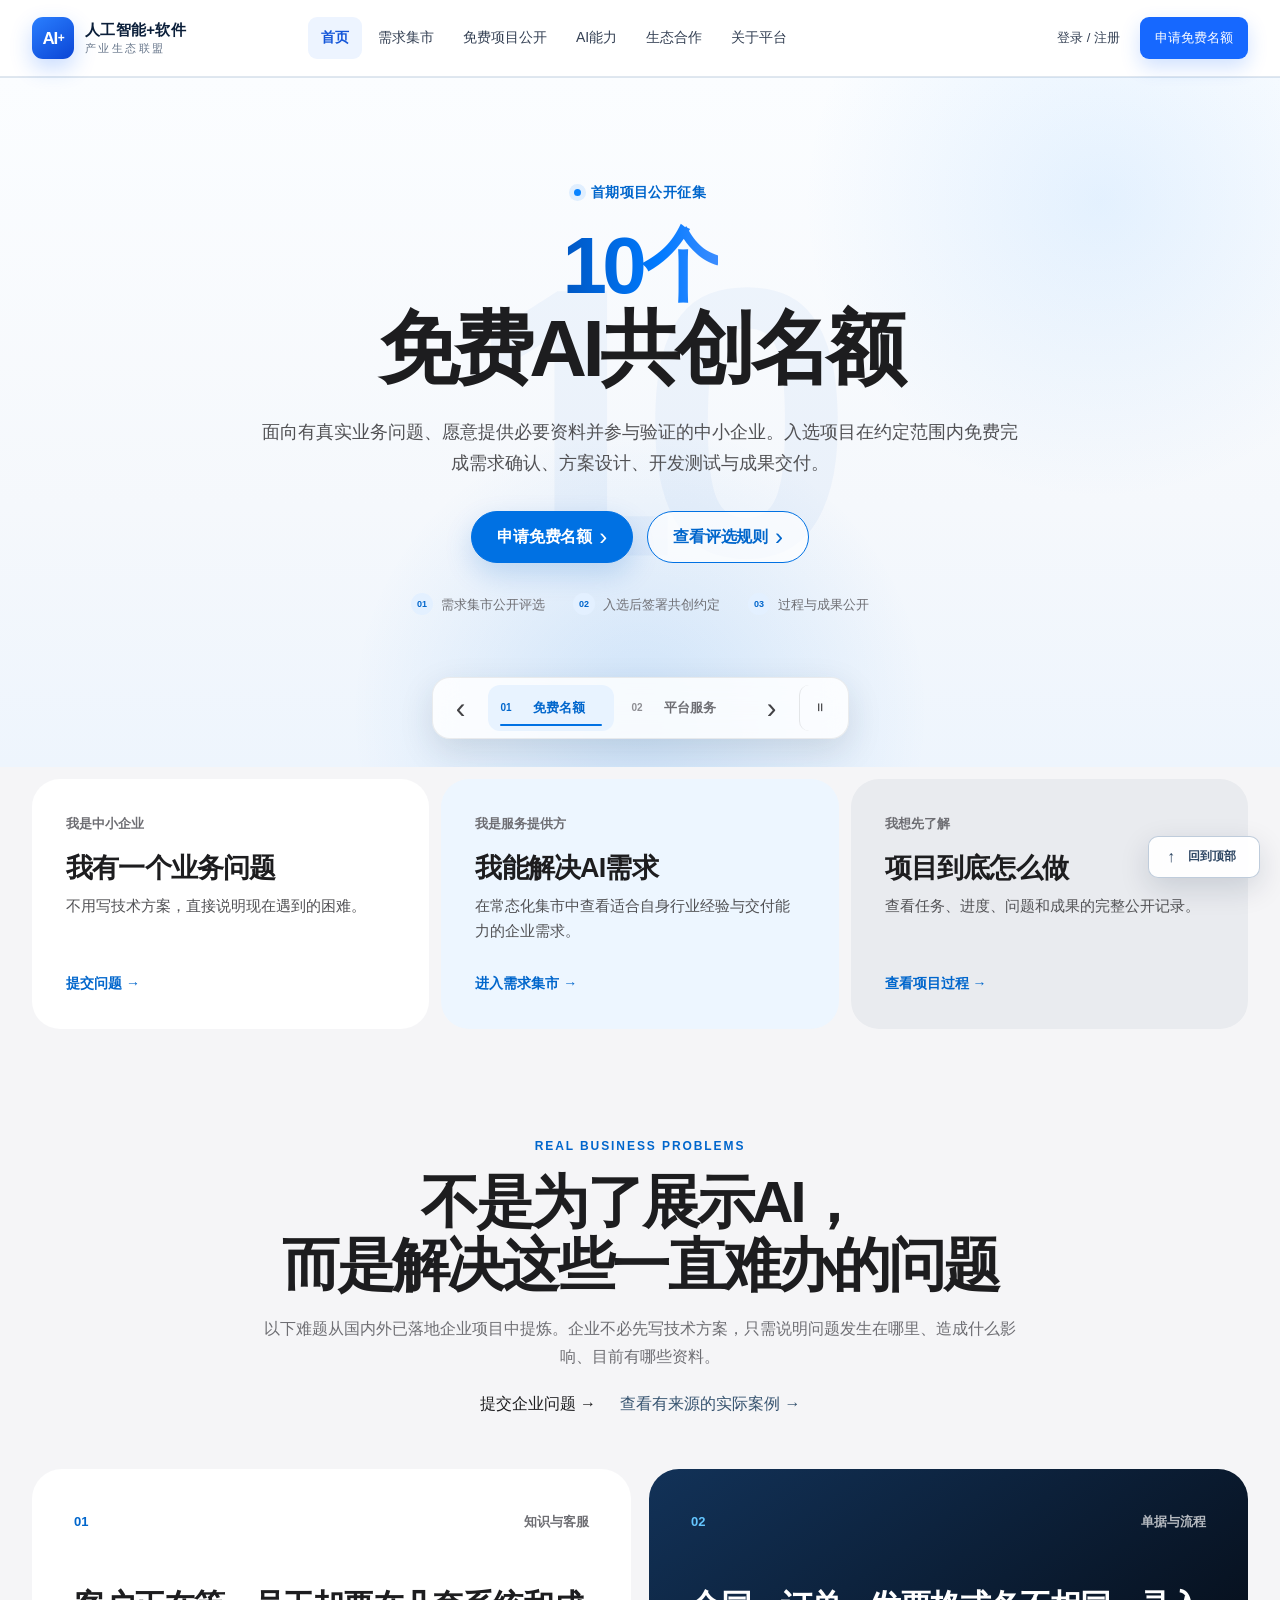
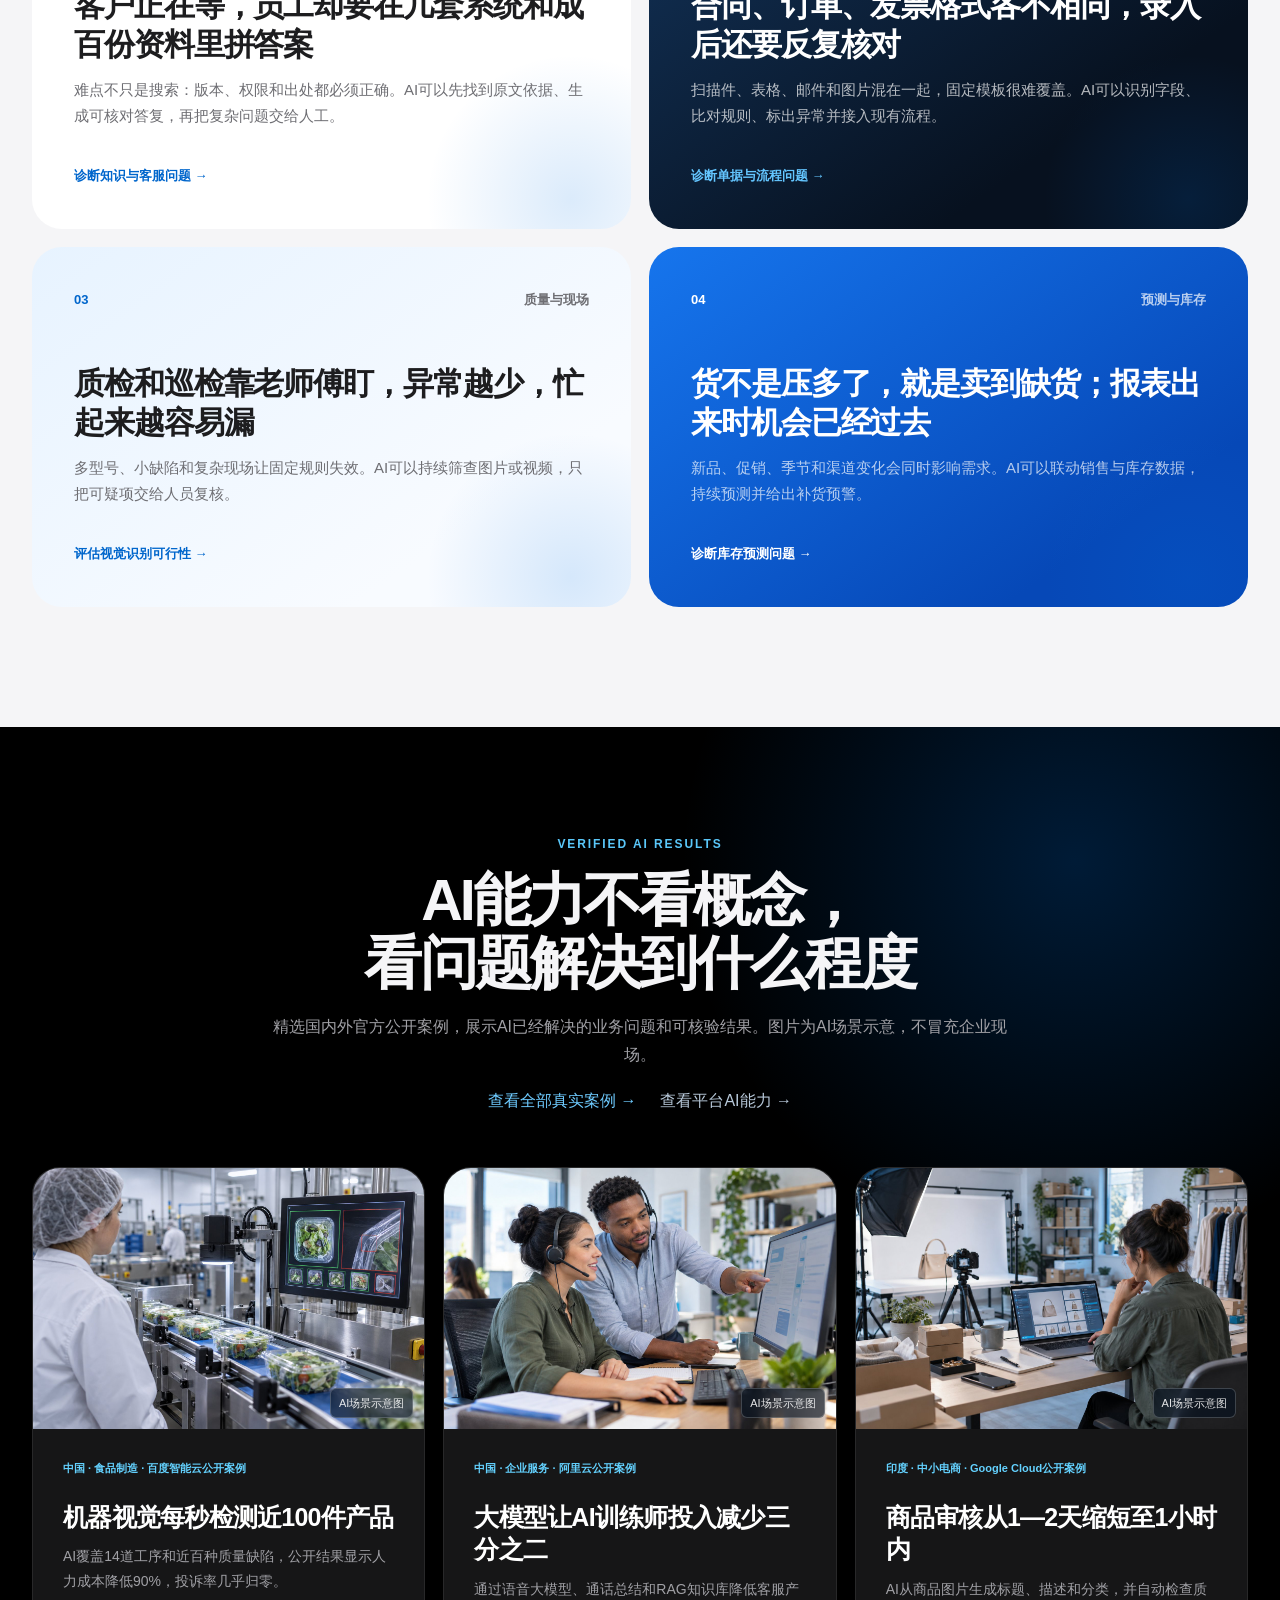
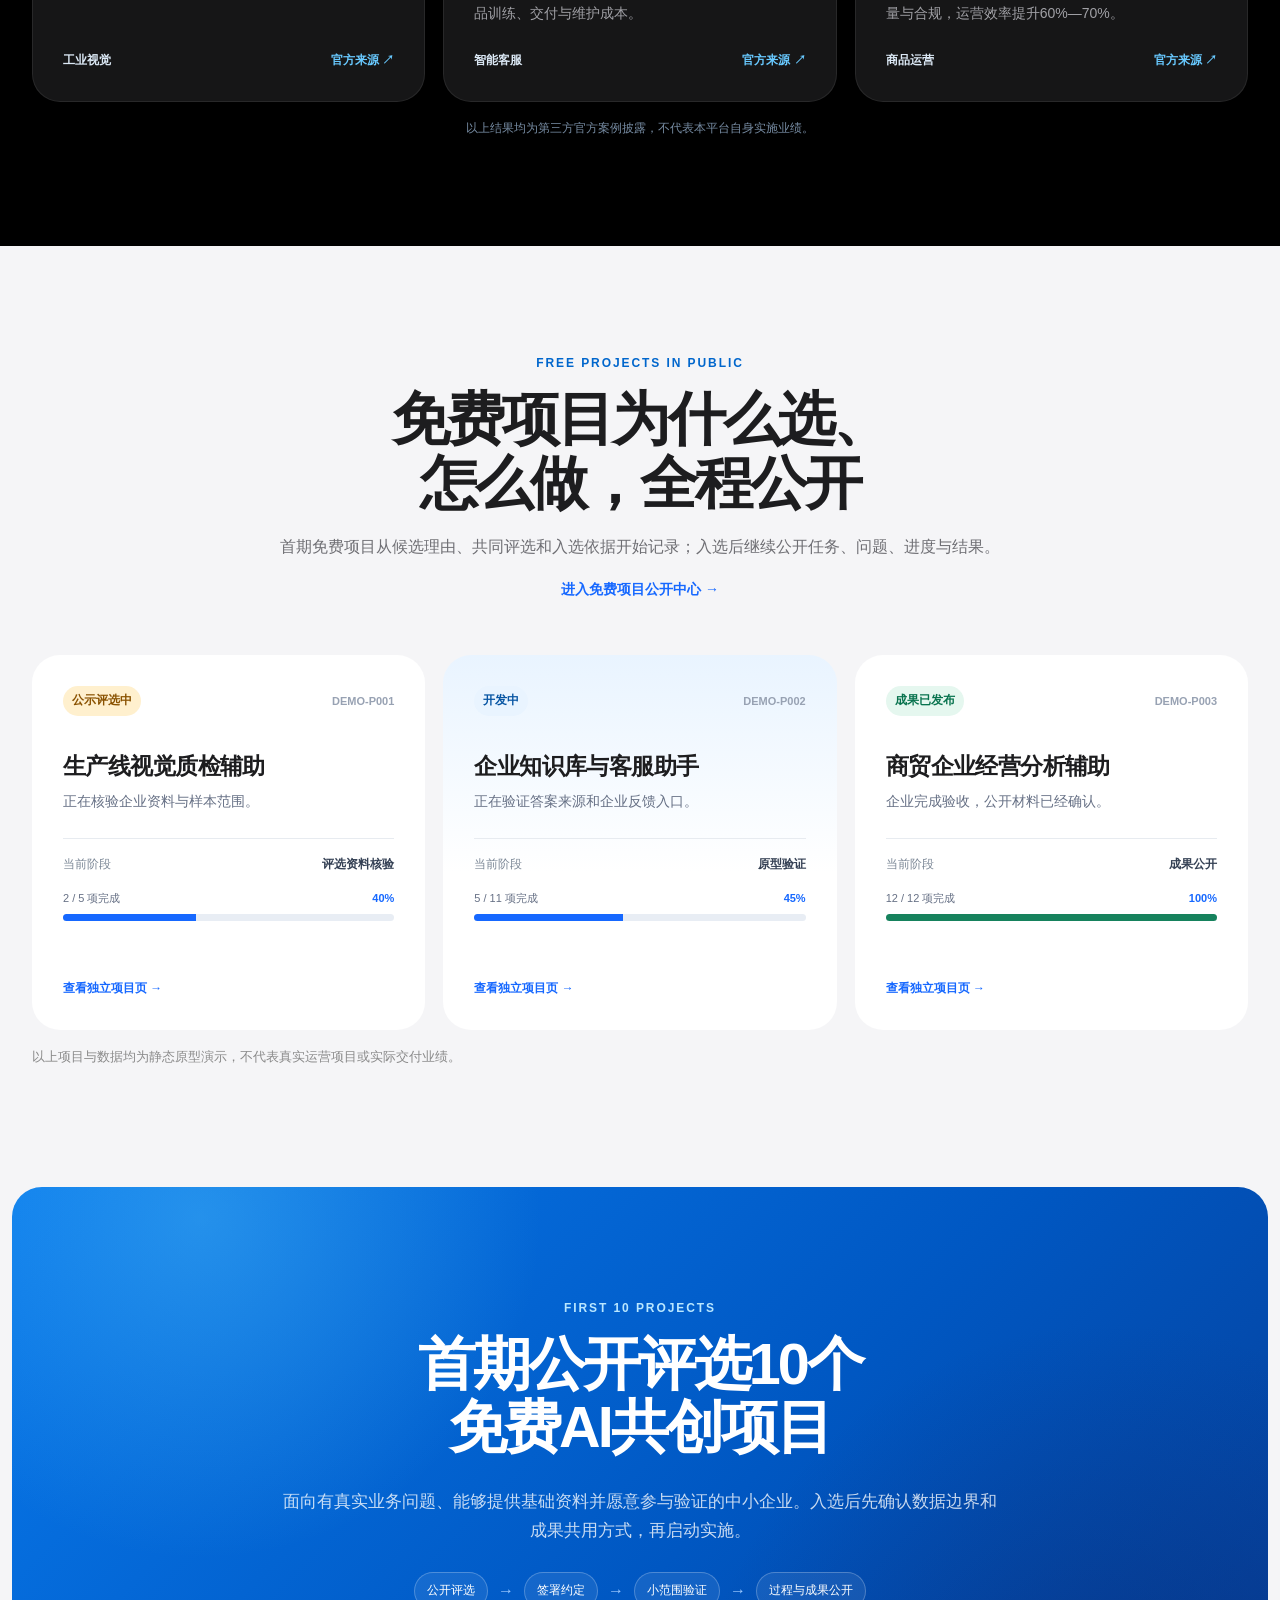
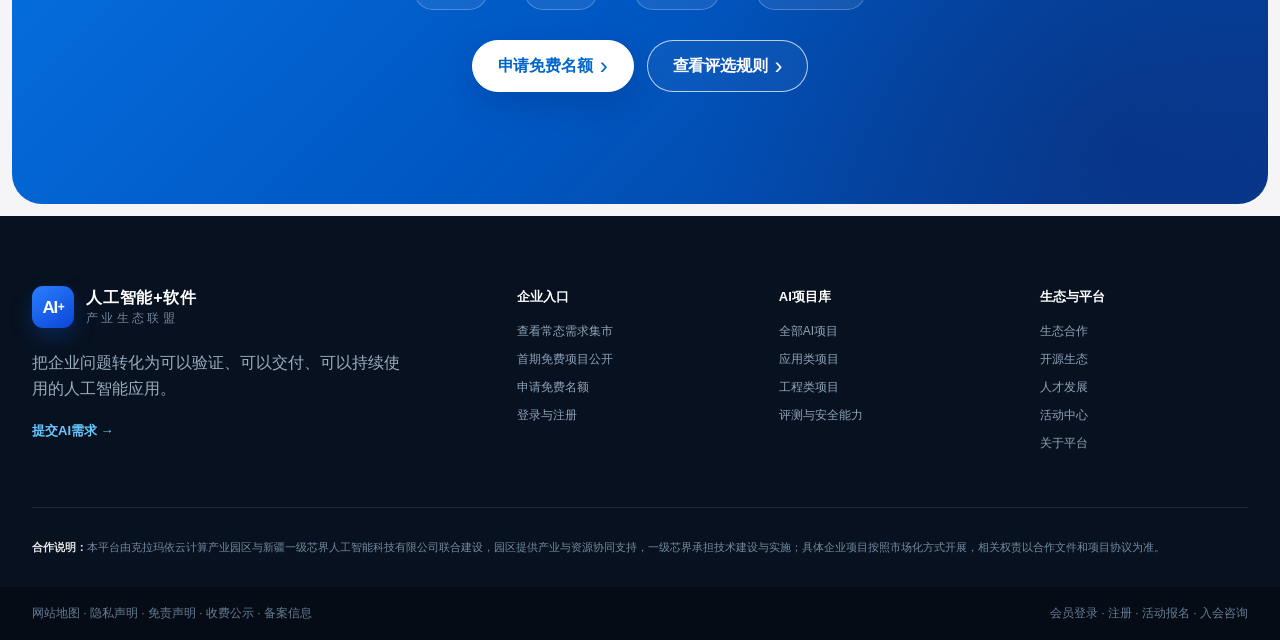
<file: index.html>
<!doctype html>
<html lang="zh-CN">
<head>
  <meta charset="utf-8">
  <meta name="viewport" content="width=device-width, initial-scale=1">
  <title>人工智能+软件产业生态联盟｜中小企业AI落地平台</title>
  <meta name="description" content="面向全国中小企业，提供人工智能需求诊断、方案验证、技术实施、项目公开与持续赋能服务">
  <link rel="icon" type="image/svg+xml" href="data:image/svg+xml,%3Csvg xmlns='http://www.w3.org/2000/svg' viewBox='0 0 64 64'%3E%3Crect width='64' height='64' rx='12' fill='%231668ff'/%3E%3Cpath d='M14 43 26 17h8L22 43zm20 0 12-26h7L41 43z' fill='white'/%3E%3C/svg%3E">
  <link rel="stylesheet" href="./assets/styles.css">
</head>
<body data-page="home" class="ai-home">
  <div id="siteHeader"></div>

  <main id="main">
    <section class="ai-home-hero" aria-label="首页重点内容轮播" aria-roledescription="轮播" data-hero-carousel>
      <div class="page-width ai-hero-grid home-hero-slide is-active" role="group" aria-roledescription="幻灯片" aria-label="第1页，共2页" data-hero-slide>
        <div class="ai-hero-copy">
          <p class="ai-kicker"><span aria-hidden="true"></span>首期项目公开征集</p>
          <h1 id="homeHeroTitle"><span>10个</span><br>免费AI共创名额</h1>
          <p class="ai-hero-summary">面向有真实业务问题、愿意提供必要资料并参与验证的中小企业。入选项目在约定范围内免费完成需求确认、方案设计、开发测试与成果交付。</p>
          <div class="ai-hero-actions">
            <a class="ai-button ai-button-primary" href="./apply.html">申请免费名额 <span aria-hidden="true">›</span></a>
            <a class="ai-button ai-button-ghost" href="./supply.html#free-program">查看评选规则 <span aria-hidden="true">›</span></a>
          </div>
          <ul class="ai-hero-trust" aria-label="免费项目实施原则">
            <li><span>01</span>需求集市公开评选</li>
            <li><span>02</span>入选后签署共创约定</li>
            <li><span>03</span>过程与成果公开</li>
          </ul>
        </div>
        <div class="free-slot-visual" aria-hidden="true"><b>10</b><span>FREE AI PROJECTS</span></div>
      </div>

      <div class="page-width ai-hero-grid home-hero-slide home-platform-slide" role="group" aria-roledescription="幻灯片" aria-label="第2页，共2页" data-hero-slide hidden>
        <div class="ai-hero-copy">
          <p class="ai-kicker"><span aria-hidden="true"></span>面向全国中小企业的AI落地平台</p>
          <h2>把企业的问题<br>变成<span>能用的 AI</span></h2>
          <p class="ai-hero-summary">不要求企业懂模型或代码。说清楚业务问题，我们协助梳理数据、验证方案、组织实施，并把每一步和最终结果公开记录。</p>
          <div class="ai-hero-actions">
            <a class="ai-button ai-button-primary" href="./apply.html">描述你的问题 <span aria-hidden="true">›</span></a>
            <a class="ai-button ai-button-ghost" href="./market.html">查看实施中的项目 <span aria-hidden="true">›</span></a>
          </div>
          <ul class="ai-hero-trust" aria-label="平台实施原则">
            <li><span>01</span>先做小范围验证</li>
            <li><span>02</span>任务与问题可追踪</li>
            <li><span>03</span>数据边界先确认</li>
          </ul>
        </div>
      </div>

      <div class="page-width home-hero-controls-shell">
        <div class="home-hero-controls">
          <button class="hero-direction" type="button" data-hero-prev aria-label="上一项"><span aria-hidden="true">‹</span></button>
          <span data-hero-status aria-live="polite">01 / 02</span>
          <div class="home-hero-dots" aria-label="选择轮播内容"><button class="is-active" type="button" data-hero-dot="0" aria-label="显示免费名额征集" aria-current="true"><small>01</small><b>免费名额</b></button><button type="button" data-hero-dot="1" aria-label="显示平台服务介绍"><small>02</small><b>平台服务</b></button></div>
          <button class="hero-direction" type="button" data-hero-next aria-label="下一项"><span aria-hidden="true">›</span></button>
          <button class="hero-play-toggle" type="button" data-hero-pause aria-label="暂停自动轮播">暂停</button>
        </div>
      </div>
    </section>

    <section class="home-decision-bar" aria-label="主要服务入口">
      <div class="page-width decision-grid">
        <a href="./apply.html"><span>我是中小企业</span><h2>我有一个业务问题</h2><p>不用写技术方案，直接说明现在遇到的困难。</p><b>提交问题 →</b></a>
        <a href="./supply.html#hall"><span>我是服务提供方</span><h2>我能解决AI需求</h2><p>在常态化集市中查看适合自身行业经验与交付能力的企业需求。</p><b>进入需求集市 →</b></a>
        <a href="./market.html"><span>我想先了解</span><h2>项目到底怎么做</h2><p>查看任务、进度、问题和成果的完整公开记录。</p><b>查看项目过程 →</b></a>
      </div>
    </section>

    <section class="section home-capability" id="capabilities" aria-labelledby="capabilityTitle">
      <div class="page-width">
        <div class="ai-section-heading"><div><p class="eyebrow">REAL BUSINESS PROBLEMS</p><h2 id="capabilityTitle">不是为了展示AI，<br>而是解决这些一直难办的问题</h2></div><div><p>以下难题从国内外已落地企业项目中提炼。企业不必先写技术方案，只需说明问题发生在哪里、造成什么影响、目前有哪些资料。</p><div class="capability-heading-actions"><a href="./apply.html">提交企业问题 →</a><a href="./supply.html#cases">查看有来源的实际案例 →</a></div></div></div>
        <div class="service-entry-grid" aria-label="企业AI需求方向">
          <a class="service-entry-card" href="./apply.html"><div class="service-entry-top"><span>01</span><small>知识与客服</small></div><h3>客户正在等，员工却要在几套系统和成百份资料里拼答案</h3><p>难点不只是搜索：版本、权限和出处都必须正确。AI可以先找到原文依据、生成可核对答复，再把复杂问题交给人工。</p><b>诊断知识与客服问题 →</b></a>
          <a class="service-entry-card" href="./apply.html"><div class="service-entry-top"><span>02</span><small>单据与流程</small></div><h3>合同、订单、发票格式各不相同，录入后还要反复核对</h3><p>扫描件、表格、邮件和图片混在一起，固定模板很难覆盖。AI可以识别字段、比对规则、标出异常并接入现有流程。</p><b>诊断单据与流程问题 →</b></a>
          <a class="service-entry-card" href="./apply.html"><div class="service-entry-top"><span>03</span><small>质量与现场</small></div><h3>质检和巡检靠老师傅盯，异常越少，忙起来越容易漏</h3><p>多型号、小缺陷和复杂现场让固定规则失效。AI可以持续筛查图片或视频，只把可疑项交给人员复核。</p><b>评估视觉识别可行性 →</b></a>
          <a class="service-entry-card" href="./apply.html"><div class="service-entry-top"><span>04</span><small>预测与库存</small></div><h3>货不是压多了，就是卖到缺货；报表出来时机会已经过去</h3><p>新品、促销、季节和渠道变化会同时影响需求。AI可以联动销售与库存数据，持续预测并给出补货预警。</p><b>诊断库存预测问题 →</b></a>
        </div>
      </div>
    </section>

    <section class="home-real-cases" aria-labelledby="realCasesTitle">
      <div class="page-width">
        <div class="ai-section-heading home-case-heading"><div><p class="eyebrow">VERIFIED AI RESULTS</p><h2 id="realCasesTitle">AI能力不看概念，<br>看问题解决到什么程度</h2></div><div><p>精选国内外官方公开案例，展示AI已经解决的业务问题和可核验结果。图片为AI场景示意，不冒充企业现场。</p><div class="home-case-heading-links"><a href="./supply.html#cases">查看全部真实案例 →</a><a href="./empowerment.html">查看平台AI能力 →</a></div></div></div>
        <div class="home-real-case-grid">
          <article class="home-real-case-card"><figure><img src="./assets/case-vision-inspection-v1.jpg" alt="食品生产线使用机器视觉进行缺陷检查的场景示意图" loading="lazy" decoding="async"><figcaption>AI场景示意图</figcaption></figure><div class="home-real-case-body"><span>中国 · 食品制造 · 百度智能云公开案例</span><h3>机器视觉每秒检测近100件产品</h3><p>AI覆盖14道工序和近百种质量缺陷，公开结果显示人力成本降低90%，投诉率几乎归零。</p><div><b>工业视觉</b><a href="https://cloud.baidu.com/aicustomer/zy" target="_blank" rel="noopener noreferrer">官方来源 ↗</a></div></div></article>
          <article class="home-real-case-card"><figure><img src="./assets/case-ai-service-v1.jpg" alt="企业客服人员使用人工智能知识助手的场景示意图" loading="lazy" decoding="async"><figcaption>AI场景示意图</figcaption></figure><div class="home-real-case-body"><span>中国 · 企业服务 · 阿里云公开案例</span><h3>大模型让AI训练师投入减少三分之二</h3><p>通过语音大模型、通话总结和RAG知识库降低客服产品训练、交付与维护成本。</p><div><b>智能客服</b><a href="https://startup.aliyun.com/city/jh/case/1213" target="_blank" rel="noopener noreferrer">官方来源 ↗</a></div></div></article>
          <article class="home-real-case-card"><figure><img src="./assets/case-retail-ai-v1.jpg" alt="小型电商使用人工智能整理商品图片与目录的场景示意图" loading="lazy" decoding="async"><figcaption>AI场景示意图</figcaption></figure><div class="home-real-case-body"><span>印度 · 中小电商 · Google Cloud公开案例</span><h3>商品审核从1—2天缩短至1小时内</h3><p>AI从商品图片生成标题、描述和分类，并自动检查质量与合规，运营效率提升60%—70%。</p><div><b>商品运营</b><a href="https://cloud.google.com/customers/mystore" target="_blank" rel="noopener noreferrer">官方来源 ↗</a></div></div></article>
        </div>
        <p class="home-case-disclosure">以上结果均为第三方官方案例披露，不代表本平台自身实施业绩。</p>
      </div>
    </section>

    <section class="section home-project-proof" aria-labelledby="projectProofTitle">
      <div class="page-width">
        <div class="ai-section-heading"><div><p class="eyebrow">FREE PROJECTS IN PUBLIC</p><h2 id="projectProofTitle">免费项目为什么选、<br>怎么做，全程公开</h2></div><div><p>首期免费项目从候选理由、共同评选和入选依据开始记录；入选后继续公开任务、问题、进度与结果。</p><a href="./market.html">进入免费项目公开中心 →</a></div></div>
        <div class="home-project-grid">
          <a class="home-project-card" href="./project-p001.html"><div class="home-project-head"><span class="project-status candidate">公示评选中</span><b>DEMO-P001</b></div><h3>生产线视觉质检辅助</h3><p>正在核验企业资料与样本范围。</p><div class="home-project-stage"><span>当前阶段</span><b>评选资料核验</b></div><div class="home-project-progress"><div><span>2 / 5 项完成</span><strong>40%</strong></div><progress max="100" value="40">40%</progress></div><em>查看独立项目页 →</em></a>
          <a class="home-project-card is-active" href="./project-detail.html"><div class="home-project-head"><span class="project-status developing">开发中</span><b>DEMO-P002</b></div><h3>企业知识库与客服助手</h3><p>正在验证答案来源和企业反馈入口。</p><div class="home-project-stage"><span>当前阶段</span><b>原型验证</b></div><div class="home-project-progress"><div><span>5 / 11 项完成</span><strong>45%</strong></div><progress max="100" value="45">45%</progress></div><em>查看独立项目页 →</em></a>
          <a class="home-project-card" href="./project-p003.html"><div class="home-project-head"><span class="project-status completed">成果已发布</span><b>DEMO-P003</b></div><h3>商贸企业经营分析辅助</h3><p>企业完成验收，公开材料已经确认。</p><div class="home-project-stage"><span>当前阶段</span><b>成果公开</b></div><div class="home-project-progress"><div><span>12 / 12 项完成</span><strong>100%</strong></div><progress max="100" value="100">100%</progress></div><em>查看独立项目页 →</em></a>
        </div>
        <p class="prototype-note">以上项目与数据均为静态原型演示，不代表真实运营项目或实际交付业绩。</p>
      </div>
    </section>

    <section class="home-program" aria-labelledby="programTitle">
      <div class="page-width home-program-shell">
        <div><p class="eyebrow">FIRST 10 PROJECTS</p><h2 id="programTitle">首期公开评选10个<br>免费AI共创项目</h2></div>
        <div class="home-program-content"><p>面向有真实业务问题、能够提供基础资料并愿意参与验证的中小企业。入选后先确认数据边界和成果共用方式，再启动实施。</p><div class="program-step-row"><span>公开评选</span><i>→</i><span>签署约定</span><i>→</i><span>小范围验证</span><i>→</i><span>过程与成果公开</span></div><div class="home-program-actions"><a class="ai-button ai-button-white" href="./apply.html">申请免费名额 <span aria-hidden="true">›</span></a><a class="ai-button ai-button-outline-white" href="./supply.html#free-program">查看评选规则 <span aria-hidden="true">›</span></a></div></div>
      </div>
    </section>
  </main>

  <div id="siteFooter"></div>
  <script src="./assets/app.js"></script>
</body>
</html>
</file>
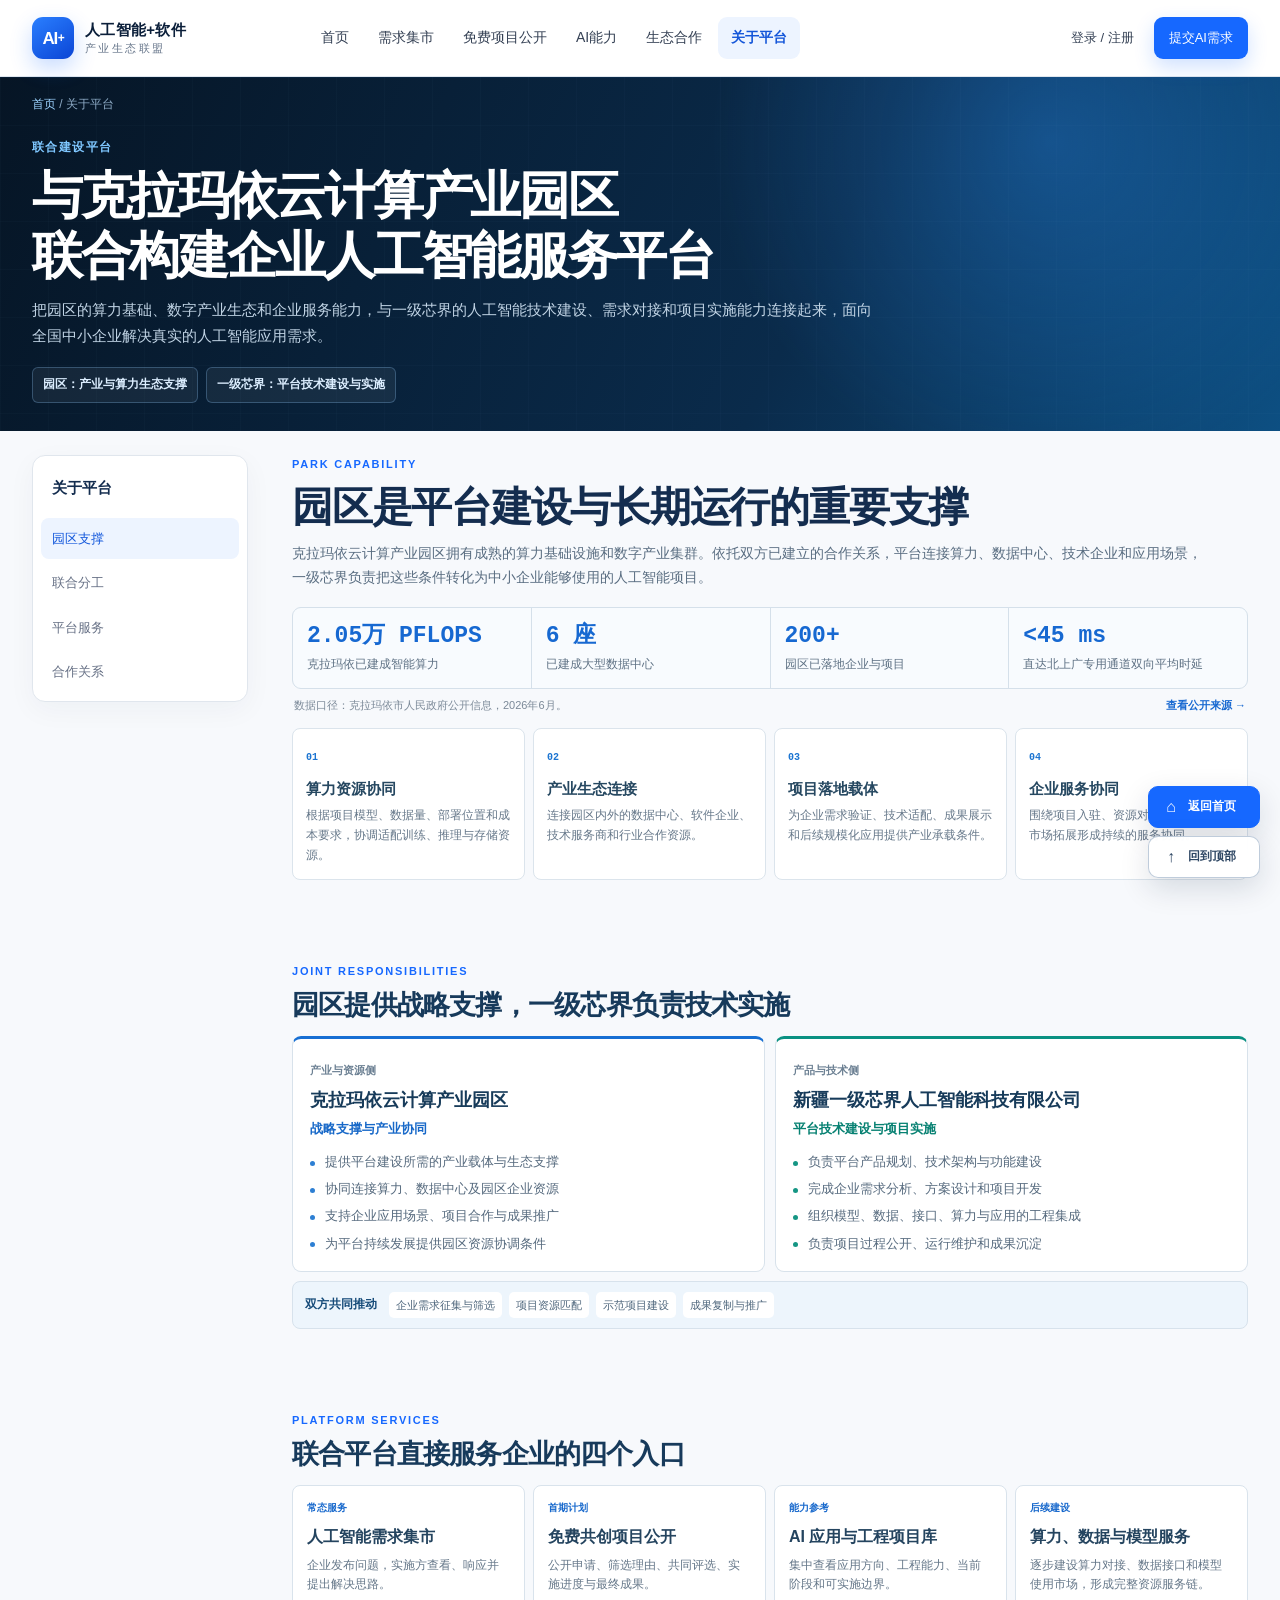
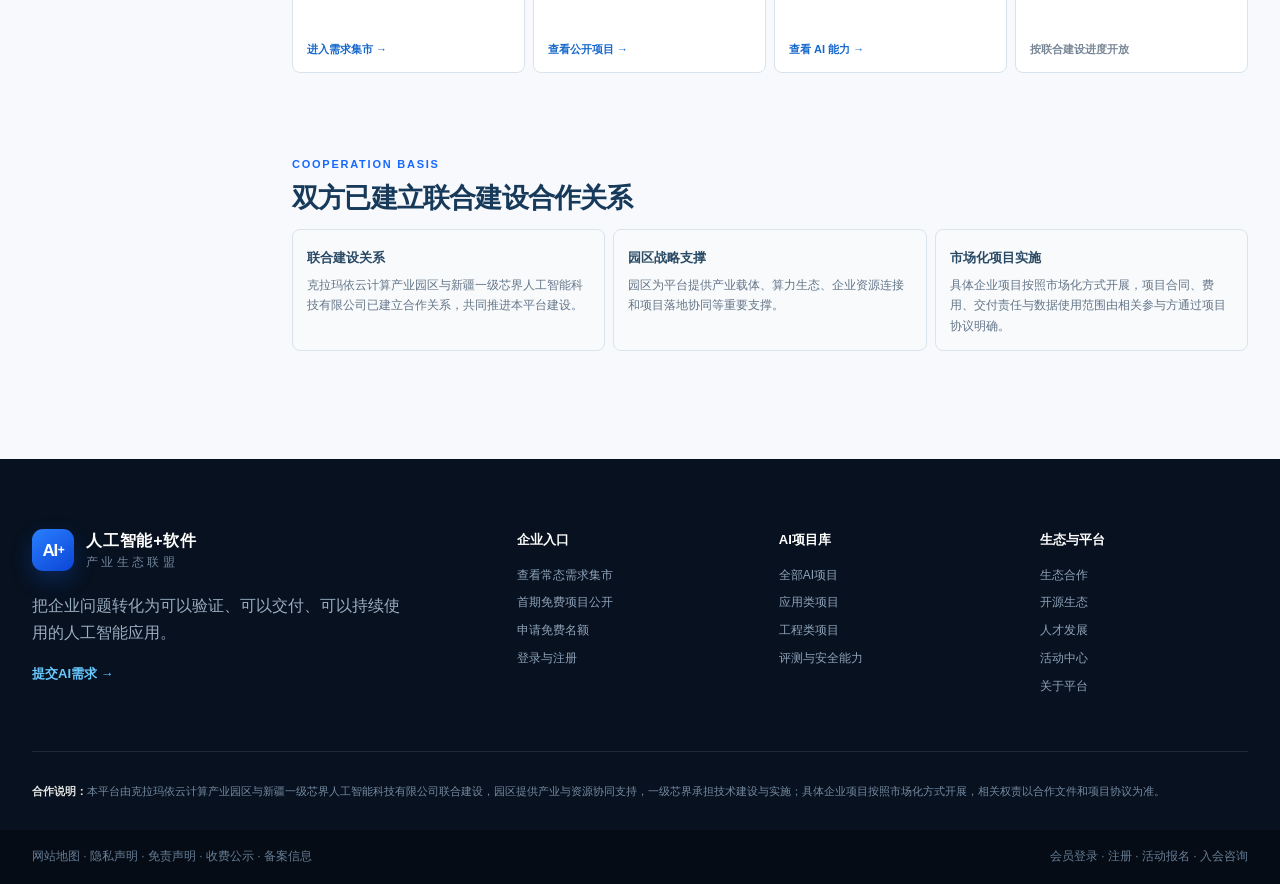
<file: about.html>
<!doctype html>
<html lang="zh-CN">
<head>
  <meta charset="utf-8">
  <meta name="viewport" content="width=device-width, initial-scale=1">
  <title>关于平台｜人工智能+软件产业生态联盟</title>
  <meta name="description" content="平台由克拉玛依云计算产业园区与新疆一级芯界人工智能科技有限公司联合构建，园区提供产业与算力生态支撑，一级芯界承担平台技术建设与实施。">
  <link rel="icon" type="image/svg+xml" href="data:image/svg+xml,%3Csvg xmlns='http://www.w3.org/2000/svg' viewBox='0 0 64 64'%3E%3Crect width='64' height='64' rx='12' fill='%231668ff'/%3E%3Cpath d='M14 43 26 17h8L22 43zm20 0 12-26h7L41 43z' fill='white'/%3E%3C/svg%3E">
  <link rel="stylesheet" href="./assets/styles.css?v=about-partnership3">
</head>
<body data-page="about" class="platform-about-page">
  <div id="siteHeader"></div>

  <main id="main">
    <section class="about-joint-hero">
      <div class="page-width">
        <p class="breadcrumb"><a href="./index.html">首页</a> / 关于平台</p>
        <div class="about-joint-hero-grid">
          <div class="about-joint-copy">
            <span>联合建设平台</span>
            <h1>与克拉玛依云计算产业园区<br>联合构建企业人工智能服务平台</h1>
            <p>把园区的算力基础、数字产业生态和企业服务能力，与一级芯界的人工智能技术建设、需求对接和项目实施能力连接起来，面向全国中小企业解决真实的人工智能应用需求。</p>
            <div class="about-role-tags" aria-label="联合建设角色">
              <b>园区：产业与算力生态支撑</b>
              <b>一级芯界：平台技术建设与实施</b>
            </div>
          </div>
        </div>
      </div>
    </section>

    <section class="content-section about-content-section">
      <div class="page-width content-shell">
        <aside class="side-index">
          <strong>关于平台</strong>
          <a class="is-current" href="#support">园区支撑</a>
          <a href="#roles">联合分工</a>
          <a href="#services">平台服务</a>
          <a href="#statement">合作关系</a>
        </aside>

        <div class="content-main about-content-main">
          <section id="support" class="about-primary-section">
            <p class="eyebrow">PARK CAPABILITY</p>
            <h2>园区是平台建设与长期运行的重要支撑</h2>
            <p class="lead">克拉玛依云计算产业园区拥有成熟的算力基础设施和数字产业集群。依托双方已建立的合作关系，平台连接算力、数据中心、技术企业和应用场景，一级芯界负责把这些条件转化为中小企业能够使用的人工智能项目。</p>

            <div class="about-proof-grid" aria-label="克拉玛依数字基础能力公开数据">
              <article><b>2.05万 PFLOPS</b><span>克拉玛依已建成智能算力</span></article>
              <article><b>6 座</b><span>已建成大型数据中心</span></article>
              <article><b>200+</b><span>园区已落地企业与项目</span></article>
              <article><b>&lt;45 ms</b><span>直达北上广专用通道双向平均时延</span></article>
            </div>
            <p class="about-source-note">数据口径：克拉玛依市人民政府公开信息，2026年6月。<a href="https://www.klmy.gov.cn/klmys/szyw/202606/768dfceaf2df43838b052c11a528c451.shtml" target="_blank" rel="noopener">查看公开来源 →</a></p>

            <div class="about-support-grid">
              <article><span>01</span><h3>算力资源协同</h3><p>根据项目模型、数据量、部署位置和成本要求，协调适配训练、推理与存储资源。</p></article>
              <article><span>02</span><h3>产业生态连接</h3><p>连接园区内外的数据中心、软件企业、技术服务商和行业合作资源。</p></article>
              <article><span>03</span><h3>项目落地载体</h3><p>为企业需求验证、技术适配、成果展示和后续规模化应用提供产业承载条件。</p></article>
              <article><span>04</span><h3>企业服务协同</h3><p>围绕项目入驻、资源对接、产业合作和市场拓展形成持续的服务协同。</p></article>
            </div>
          </section>

          <section class="subsection" id="roles">
            <p class="eyebrow">JOINT RESPONSIBILITIES</p>
            <h2>园区提供战略支撑，一级芯界负责技术实施</h2>
            <div class="about-role-grid">
              <article class="about-role-card is-park">
                <span>产业与资源侧</span>
                <h3>克拉玛依云计算产业园区</h3>
                <strong>战略支撑与产业协同</strong>
                <ul>
                  <li>提供平台建设所需的产业载体与生态支撑</li>
                  <li>协同连接算力、数据中心及园区企业资源</li>
                  <li>支持企业应用场景、项目合作与成果推广</li>
                  <li>为平台持续发展提供园区资源协调条件</li>
                </ul>
              </article>
              <article class="about-role-card is-company">
                <span>产品与技术侧</span>
                <h3>新疆一级芯界人工智能科技有限公司</h3>
                <strong>平台技术建设与项目实施</strong>
                <ul>
                  <li>负责平台产品规划、技术架构与功能建设</li>
                  <li>完成企业需求分析、方案设计和项目开发</li>
                  <li>组织模型、数据、接口、算力与应用的工程集成</li>
                  <li>负责项目过程公开、运行维护和成果沉淀</li>
                </ul>
              </article>
            </div>
            <div class="about-joint-output"><b>双方共同推动</b><span>企业需求征集与筛选</span><span>项目资源匹配</span><span>示范项目建设</span><span>成果复制与推广</span></div>
          </section>

          <section class="subsection" id="services">
            <p class="eyebrow">PLATFORM SERVICES</p>
            <h2>联合平台直接服务企业的四个入口</h2>
            <div class="about-service-grid">
              <a href="./supply.html#hall"><span>常态服务</span><h3>人工智能需求集市</h3><p>企业发布问题，实施方查看、响应并提出解决思路。</p><b>进入需求集市 →</b></a>
              <a href="./market.html#public-projects"><span>首期计划</span><h3>免费共创项目公开</h3><p>公开申请、筛选理由、共同评选、实施进度与最终成果。</p><b>查看公开项目 →</b></a>
              <a href="./empowerment.html#research-projects"><span>能力参考</span><h3>AI 应用与工程项目库</h3><p>集中查看应用方向、工程能力、当前阶段和可实施边界。</p><b>查看 AI 能力 →</b></a>
              <article><span>后续建设</span><h3>算力、数据与模型服务</h3><p>逐步建设算力对接、数据接口和模型使用市场，形成完整资源服务链。</p><b>按联合建设进度开放</b></article>
            </div>
          </section>

          <section class="subsection" id="statement">
            <p class="eyebrow">COOPERATION BASIS</p>
            <h2>双方已建立联合建设合作关系</h2>
            <div class="about-statement-box">
              <div><b>联合建设关系</b><p>克拉玛依云计算产业园区与新疆一级芯界人工智能科技有限公司已建立合作关系，共同推进本平台建设。</p></div>
              <div><b>园区战略支撑</b><p>园区为平台提供产业载体、算力生态、企业资源连接和项目落地协同等重要支撑。</p></div>
              <div><b>市场化项目实施</b><p>具体企业项目按照市场化方式开展，项目合同、费用、交付责任与数据使用范围由相关参与方通过项目协议明确。</p></div>
            </div>
          </section>
        </div>
      </div>
    </section>
  </main>

  <div id="siteFooter"></div>
  <script src="./assets/app.js?v=about-partnership3"></script>
</body>
</html>
</file>
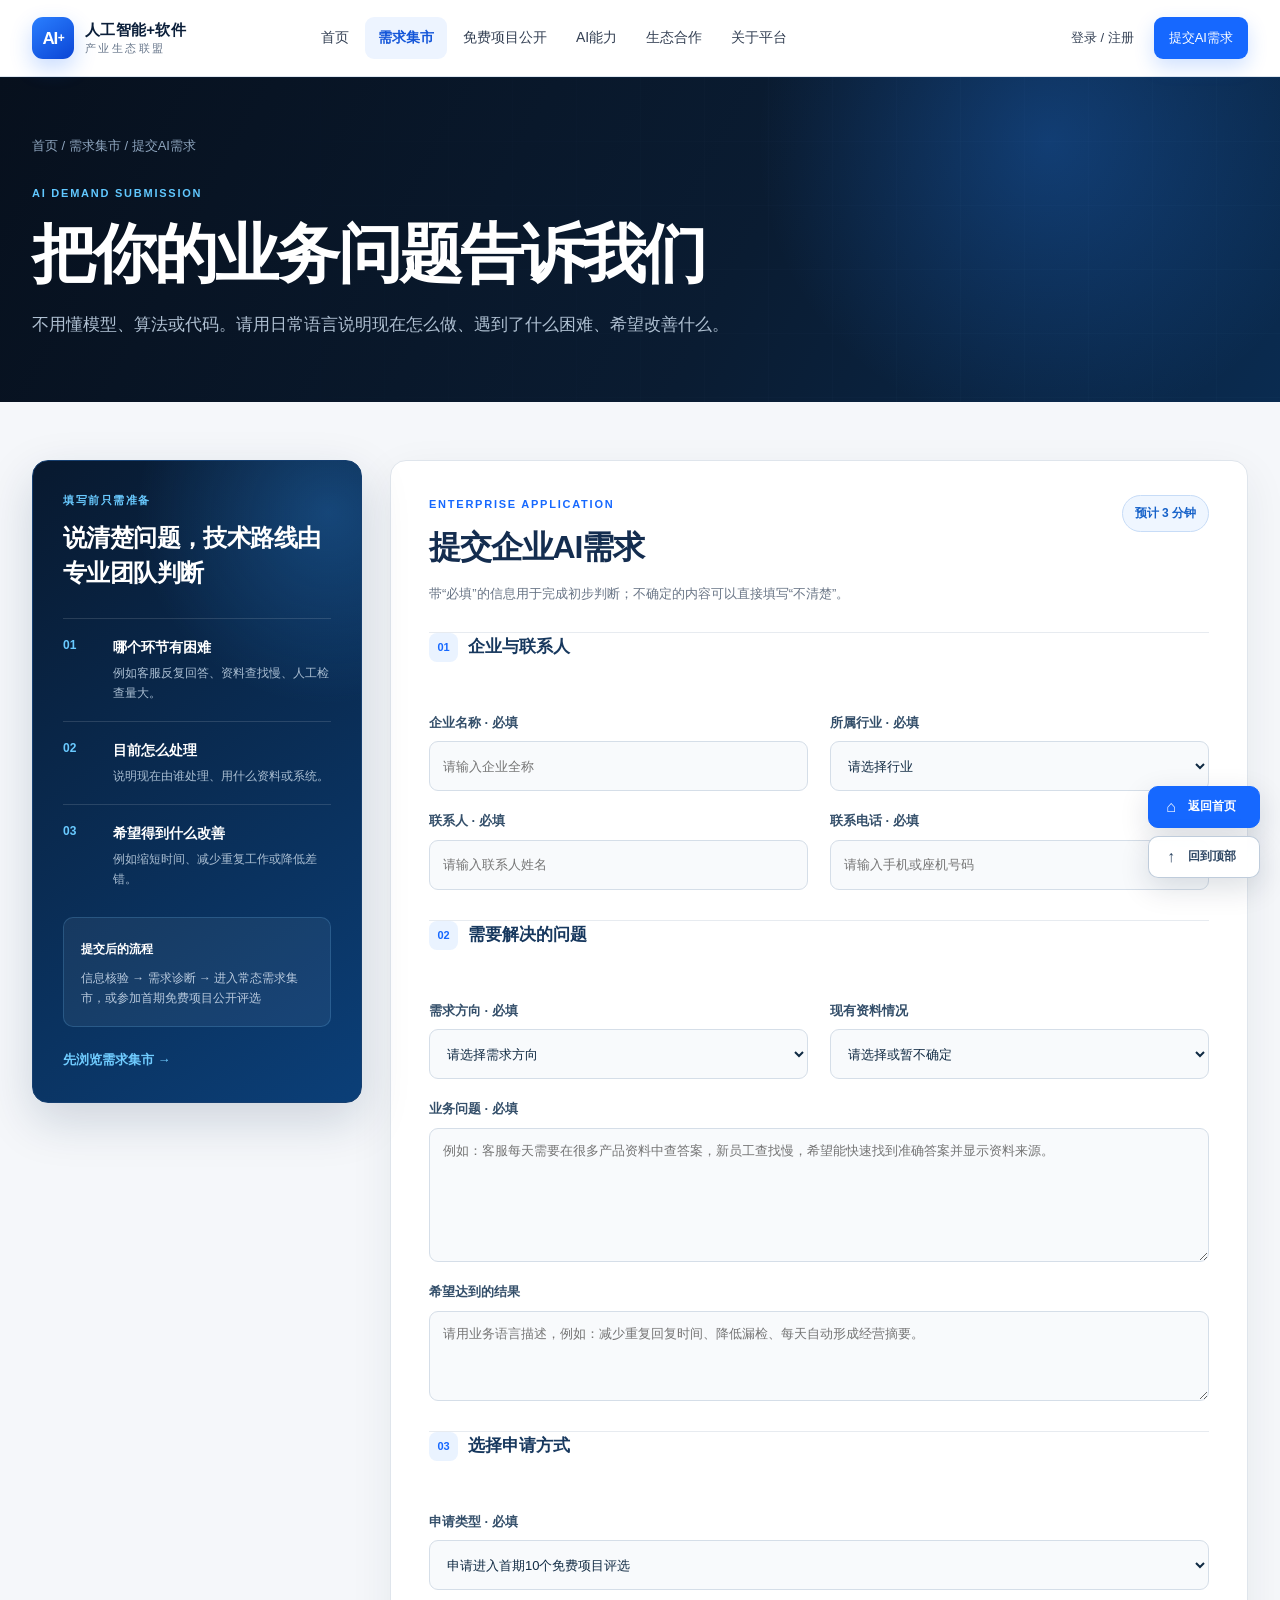
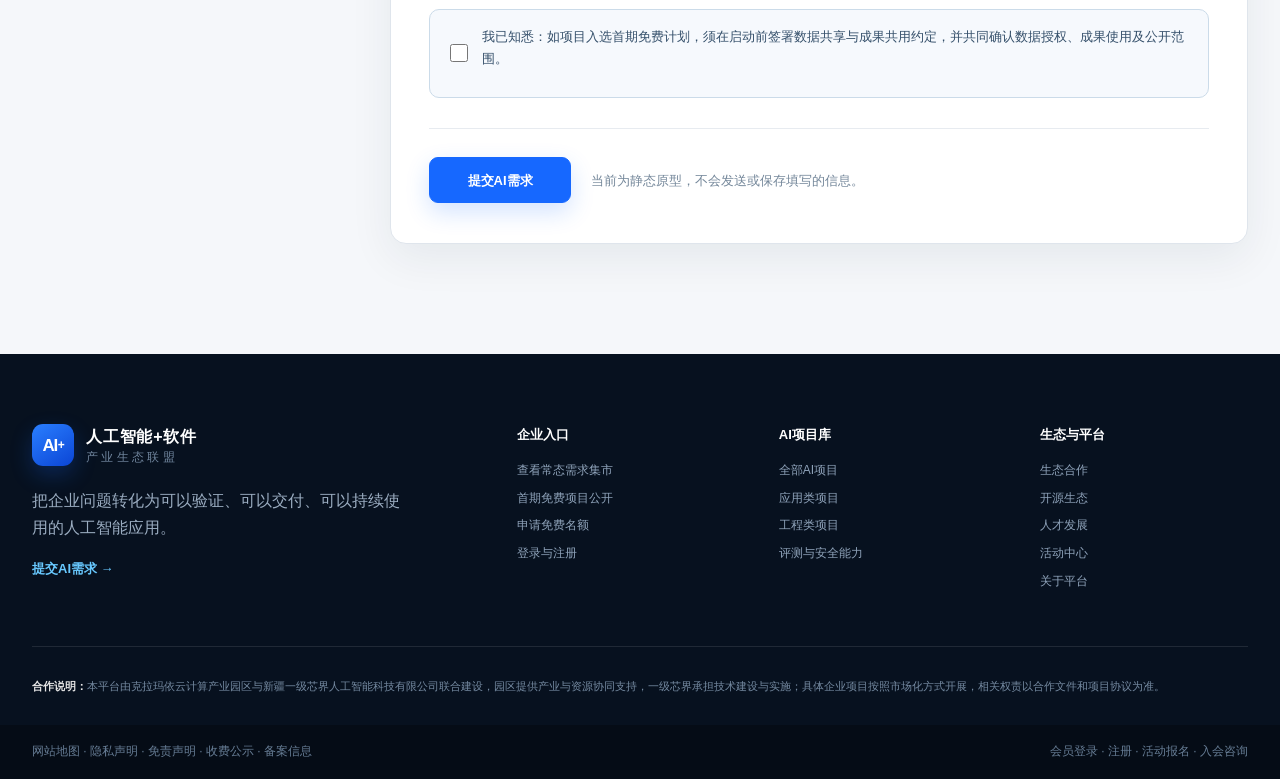
<file: apply.html>
<!doctype html>
<html lang="zh-CN">
<head>
  <meta charset="utf-8">
  <meta name="viewport" content="width=device-width, initial-scale=1">
  <title>提交企业AI需求｜人工智能+软件产业生态联盟</title>
  <meta name="description" content="面向全国中小企业的人工智能需求提交与首期免费共创项目候选申请入口">
  <link rel="icon" type="image/svg+xml" href="data:image/svg+xml,%3Csvg xmlns='http://www.w3.org/2000/svg' viewBox='0 0 64 64'%3E%3Crect width='64' height='64' rx='12' fill='%231668ff'/%3E%3Cpath d='M14 43 26 17h8L22 43zm20 0 12-26h7L41 43z' fill='white'/%3E%3C/svg%3E">
  <link rel="stylesheet" href="./assets/styles.css">
</head>
<body data-page="apply" class="apply-page">
  <div id="siteHeader"></div>
  <main id="main">
    <section class="inner-hero apply-inner-hero">
      <div class="page-width">
        <p class="breadcrumb"><a href="./index.html">首页</a> / <a href="./supply.html">需求集市</a> / 提交AI需求</p>
        <p class="inner-kicker">AI DEMAND SUBMISSION</p>
        <h1>把你的业务问题告诉我们</h1>
        <p>不用懂模型、算法或代码。请用日常语言说明现在怎么做、遇到了什么困难、希望改善什么。</p>
      </div>
    </section>

    <section class="apply-content-section">
      <div class="page-width apply-layout">
        <aside class="apply-guide" aria-label="填写说明">
          <p class="apply-guide-kicker">填写前只需准备</p>
          <h2>说清楚问题，技术路线由专业团队判断</h2>
          <ol class="apply-guide-list">
            <li><span>01</span><div><b>哪个环节有困难</b><p>例如客服反复回答、资料查找慢、人工检查量大。</p></div></li>
            <li><span>02</span><div><b>目前怎么处理</b><p>说明现在由谁处理、用什么资料或系统。</p></div></li>
            <li><span>03</span><div><b>希望得到什么改善</b><p>例如缩短时间、减少重复工作或降低差错。</p></div></li>
          </ol>
          <div class="apply-route-note"><b>提交后的流程</b><p>信息核验 → 需求诊断 → 进入常态需求集市，或参加首期免费项目公开评选</p></div>
          <a class="apply-market-link" href="./supply.html#hall">先浏览需求集市 →</a>
        </aside>

        <section class="apply-form-panel" aria-labelledby="applyFormTitle">
          <div class="apply-form-heading">
            <div><p class="eyebrow">ENTERPRISE APPLICATION</p><h2 id="applyFormTitle">提交企业AI需求</h2><p>带“必填”的信息用于完成初步判断；不确定的内容可以直接填写“不清楚”。</p></div>
            <span>预计 3 分钟</span>
          </div>

          <form class="market-application apply-form" data-free-application>
            <fieldset class="apply-form-block">
              <legend><span>01</span><b>企业与联系人</b></legend>
              <div class="application-grid">
                <label>企业名称 · 必填<input type="text" name="company" placeholder="请输入企业全称" required></label>
                <label>所属行业 · 必填<select name="industry" required><option value="">请选择行业</option><option>生产制造</option><option>商贸零售</option><option>企业服务</option><option>文化旅游</option><option>农业与能源</option><option>其他行业</option></select></label>
                <label>联系人 · 必填<input type="text" name="contact" placeholder="请输入联系人姓名" autocomplete="name" required></label>
                <label>联系电话 · 必填<input type="tel" name="phone" placeholder="请输入手机或座机号码" autocomplete="tel" required></label>
              </div>
            </fieldset>

            <fieldset class="apply-form-block">
              <legend><span>02</span><b>需要解决的问题</b></legend>
              <div class="application-grid">
                <label>需求方向 · 必填<select name="direction" required><option value="">请选择需求方向</option><option>智能客服与知识库</option><option>办公与管理提效</option><option>生产与质检辅助</option><option>经营分析与预测</option><option>算力、数据接口或模型</option><option>其他AI需求</option></select></label>
                <label>现有资料情况<select name="dataStatus"><option value="">请选择或暂不确定</option><option>已有文档或表格</option><option>已有图片或视频</option><option>已有业务系统数据</option><option>目前没有整理</option><option>不清楚，需要协助判断</option></select></label>
                <label class="application-wide">业务问题 · 必填<textarea name="description" rows="5" placeholder="例如：客服每天需要在很多产品资料中查答案，新员工查找慢，希望能快速找到准确答案并显示资料来源。" required></textarea></label>
                <label class="application-wide">希望达到的结果<textarea name="expectedResult" rows="3" placeholder="请用业务语言描述，例如：减少重复回复时间、降低漏检、每天自动形成经营摘要。"></textarea></label>
              </div>
            </fieldset>

            <fieldset class="apply-form-block">
              <legend><span>03</span><b>选择申请方式</b></legend>
              <div class="application-grid">
                <label class="application-wide">申请类型 · 必填<select name="applicationType" required><option>申请进入首期10个免费项目评选</option><option>仅发布需求进入集市</option><option>登记算力、数据接口或模型需求</option></select></label>
                <label class="application-wide agreement-check"><input type="checkbox" name="coCreationAgreement" required><span>我已知悉：如项目入选首期免费计划，须在启动前签署数据共享与成果共用约定，并共同确认数据授权、成果使用及公开范围。</span></label>
              </div>
            </fieldset>

            <div class="application-actions"><button class="button button-red" type="submit">提交AI需求</button><p>当前为静态原型，不会发送或保存填写的信息。</p></div>
            <p class="application-status" data-application-status aria-live="polite"></p>
          </form>
        </section>
      </div>
    </section>
  </main>
  <div id="siteFooter"></div>
  <script src="./assets/app.js"></script>
</body>
</html>
</file>
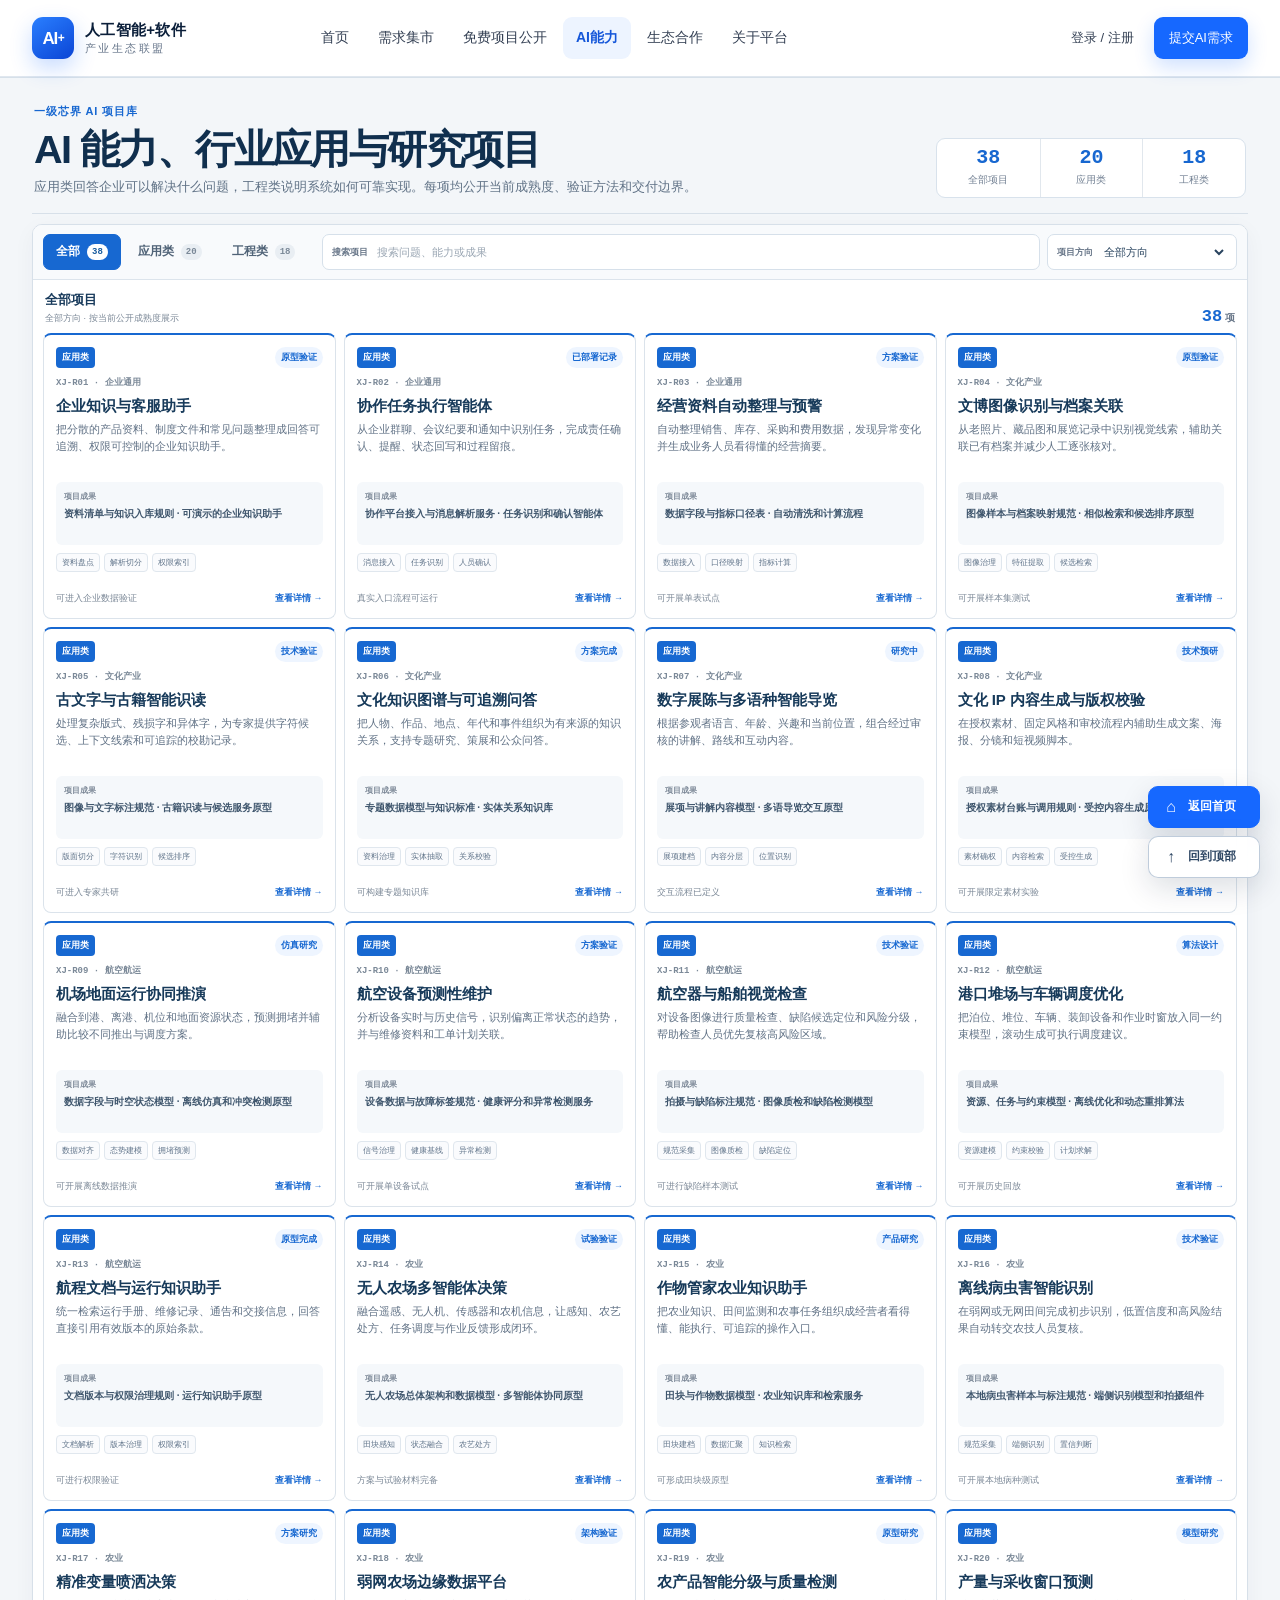
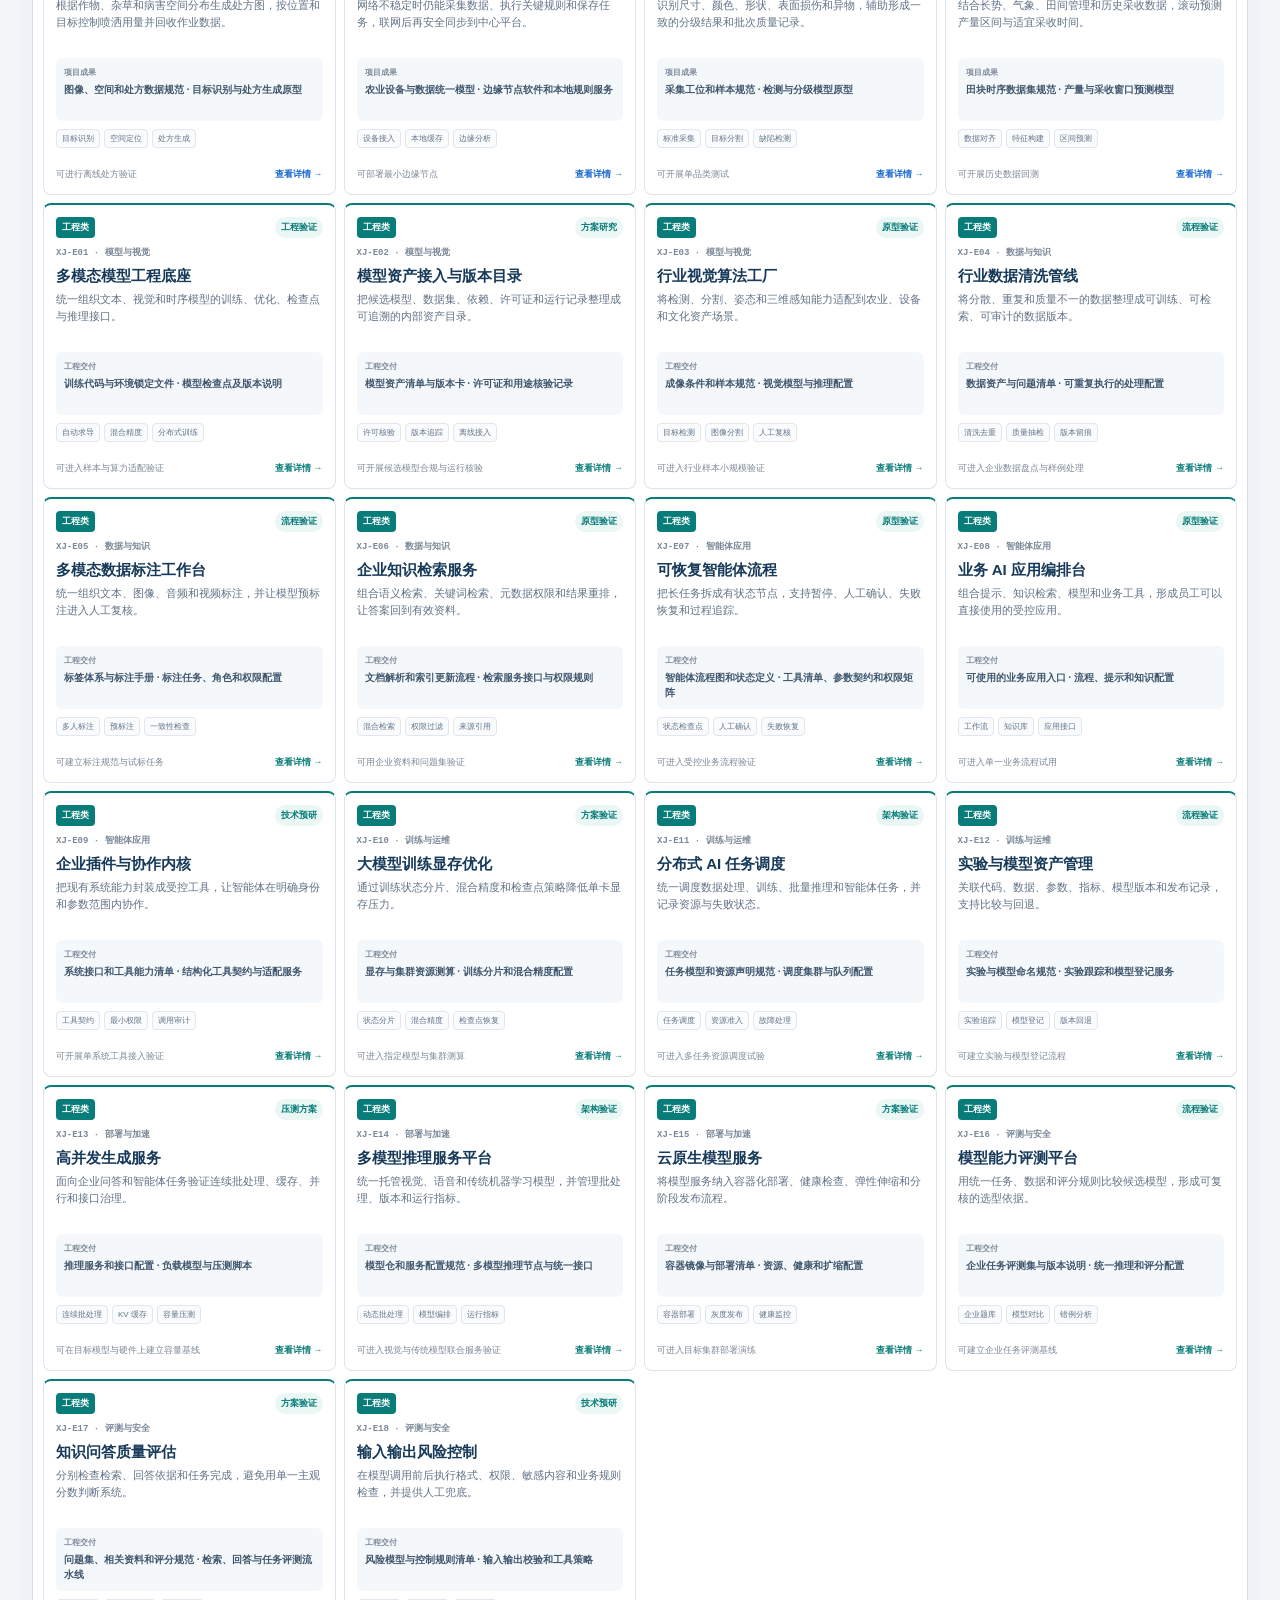
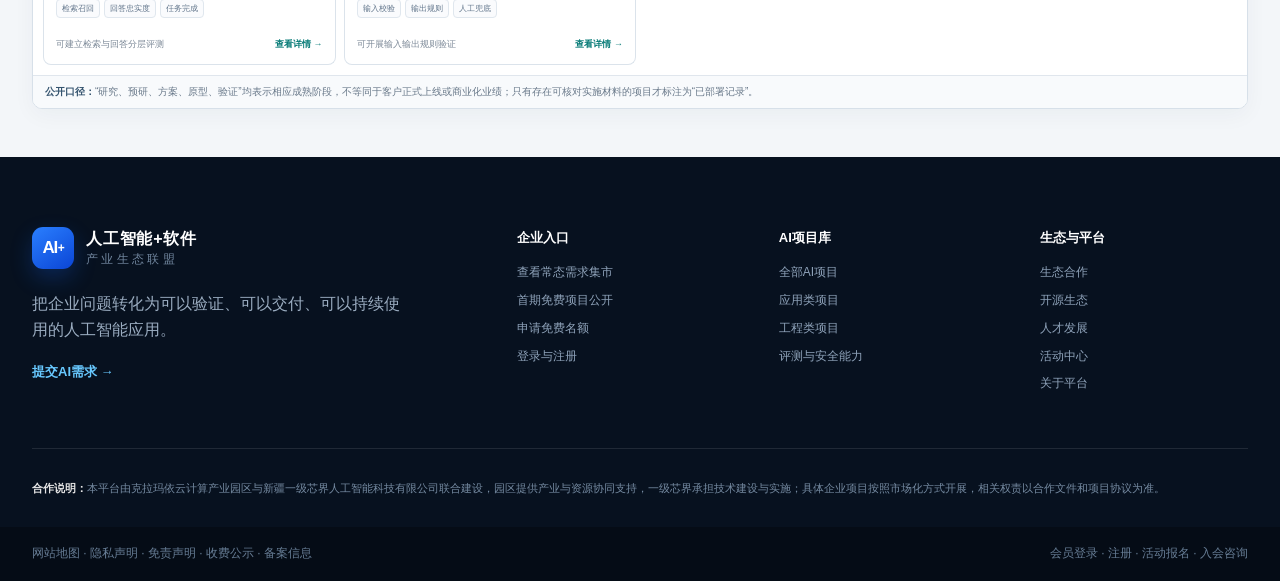
<file: empowerment.html>
<!doctype html>
<html lang="zh-CN">
<head>
  <meta charset="utf-8">
  <meta name="viewport" content="width=device-width, initial-scale=1">
  <title>AI能力项目库｜人工智能+软件产业生态联盟</title>
  <meta name="description" content="统一展示一级芯界的人工智能应用研究项目与工程实施能力，并提供可核验的技术路线、成熟度和交付边界。">
  <link rel="icon" type="image/svg+xml" href="data:image/svg+xml,%3Csvg xmlns='http://www.w3.org/2000/svg' viewBox='0 0 64 64'%3E%3Crect width='64' height='64' rx='12' fill='%231668ff'/%3E%3Cpath d='M14 43 26 17h8L22 43zm20 0 12-26h7L41 43z' fill='white'/%3E%3C/svg%3E">
  <link rel="stylesheet" href="./assets/styles.css?v=capability-hub4">
</head>
<body data-page="empowerment" class="capability-hub-page">
  <div id="siteHeader"></div>

  <main id="main">
    <section class="capability-hub-section" id="research-projects">
      <span class="section-anchor-alias" id="tech-catalog" aria-hidden="true"></span>
      <span class="section-anchor-alias" id="technology" aria-hidden="true"></span>
      <span class="section-anchor-alias" id="transformation" aria-hidden="true"></span>
      <span class="section-anchor-alias" id="joint-capability" aria-hidden="true"></span>
      <span class="section-anchor-alias" id="security" aria-hidden="true"></span>
      <span class="section-anchor-alias" id="compute" aria-hidden="true"></span>

      <div class="page-width">
        <header class="capability-hub-head">
          <div>
            <span>一级芯界 AI 项目库</span>
            <h1>AI 能力、行业应用与研究项目</h1>
            <p>应用类回答企业可以解决什么问题，工程类说明系统如何可靠实现。每项均公开当前成熟度、验证方法和交付边界。</p>
          </div>
          <dl class="capability-hub-stats" aria-label="项目分类数量">
            <div><dt data-kind-count="all">38</dt><dd>全部项目</dd></div>
            <div><dt data-kind-count="application">20</dt><dd>应用类</dd></div>
            <div><dt data-kind-count="engineering">18</dt><dd>工程类</dd></div>
          </dl>
        </header>

        <section class="capability-browser" aria-label="AI项目浏览器">
          <div class="capability-browser-controls">
            <div class="capability-kind-switch" role="group" aria-label="切换项目类型">
              <button class="is-active" type="button" data-catalog-kind="all" aria-pressed="true"><span>全部</span><b data-kind-count="all">38</b></button>
              <button type="button" data-catalog-kind="application" aria-pressed="false"><span>应用类</span><b data-kind-count="application">20</b></button>
              <button type="button" data-catalog-kind="engineering" aria-pressed="false"><span>工程类</span><b data-kind-count="engineering">18</b></button>
            </div>
            <div class="capability-filter-tools">
              <label class="capability-search"><span>搜索项目</span><input type="search" data-catalog-search placeholder="搜索问题、能力或成果" autocomplete="off"></label>
              <label class="capability-category"><span>项目方向</span><select data-catalog-category aria-label="选择项目方向"><option value="all">全部方向</option></select></label>
            </div>
          </div>

          <div class="capability-results-head">
            <div><strong data-catalog-results-title>全部项目</strong><span data-catalog-results-hint>全部方向 · 按当前公开成熟度展示</span></div>
            <b><em data-catalog-results-count>38</em> 项</b>
          </div>

          <div class="capability-project-grid" data-catalog-list aria-live="polite"></div>
          <div class="capability-empty" data-catalog-empty hidden><strong>没有找到匹配项目</strong><span>请更换关键词、项目类型或方向。</span></div>
          <p class="capability-truth-note"><b>公开口径：</b>“研究、预研、方案、原型、验证”均表示相应成熟阶段，不等同于客户正式上线或商业化业绩；只有存在可核对实施材料的项目才标注为“已部署记录”。</p>
        </section>
      </div>
    </section>
  </main>

  <div id="siteFooter"></div>
  <script src="./assets/app.js?v=capability-hub4"></script>
  <script src="./assets/research-projects.js?v=capability-hub4"></script>
  <script src="./assets/engineering-projects.js?v=capability-hub4"></script>
  <script src="./assets/capability-catalog.js?v=capability-hub4"></script>
</body>
</html>
</file>
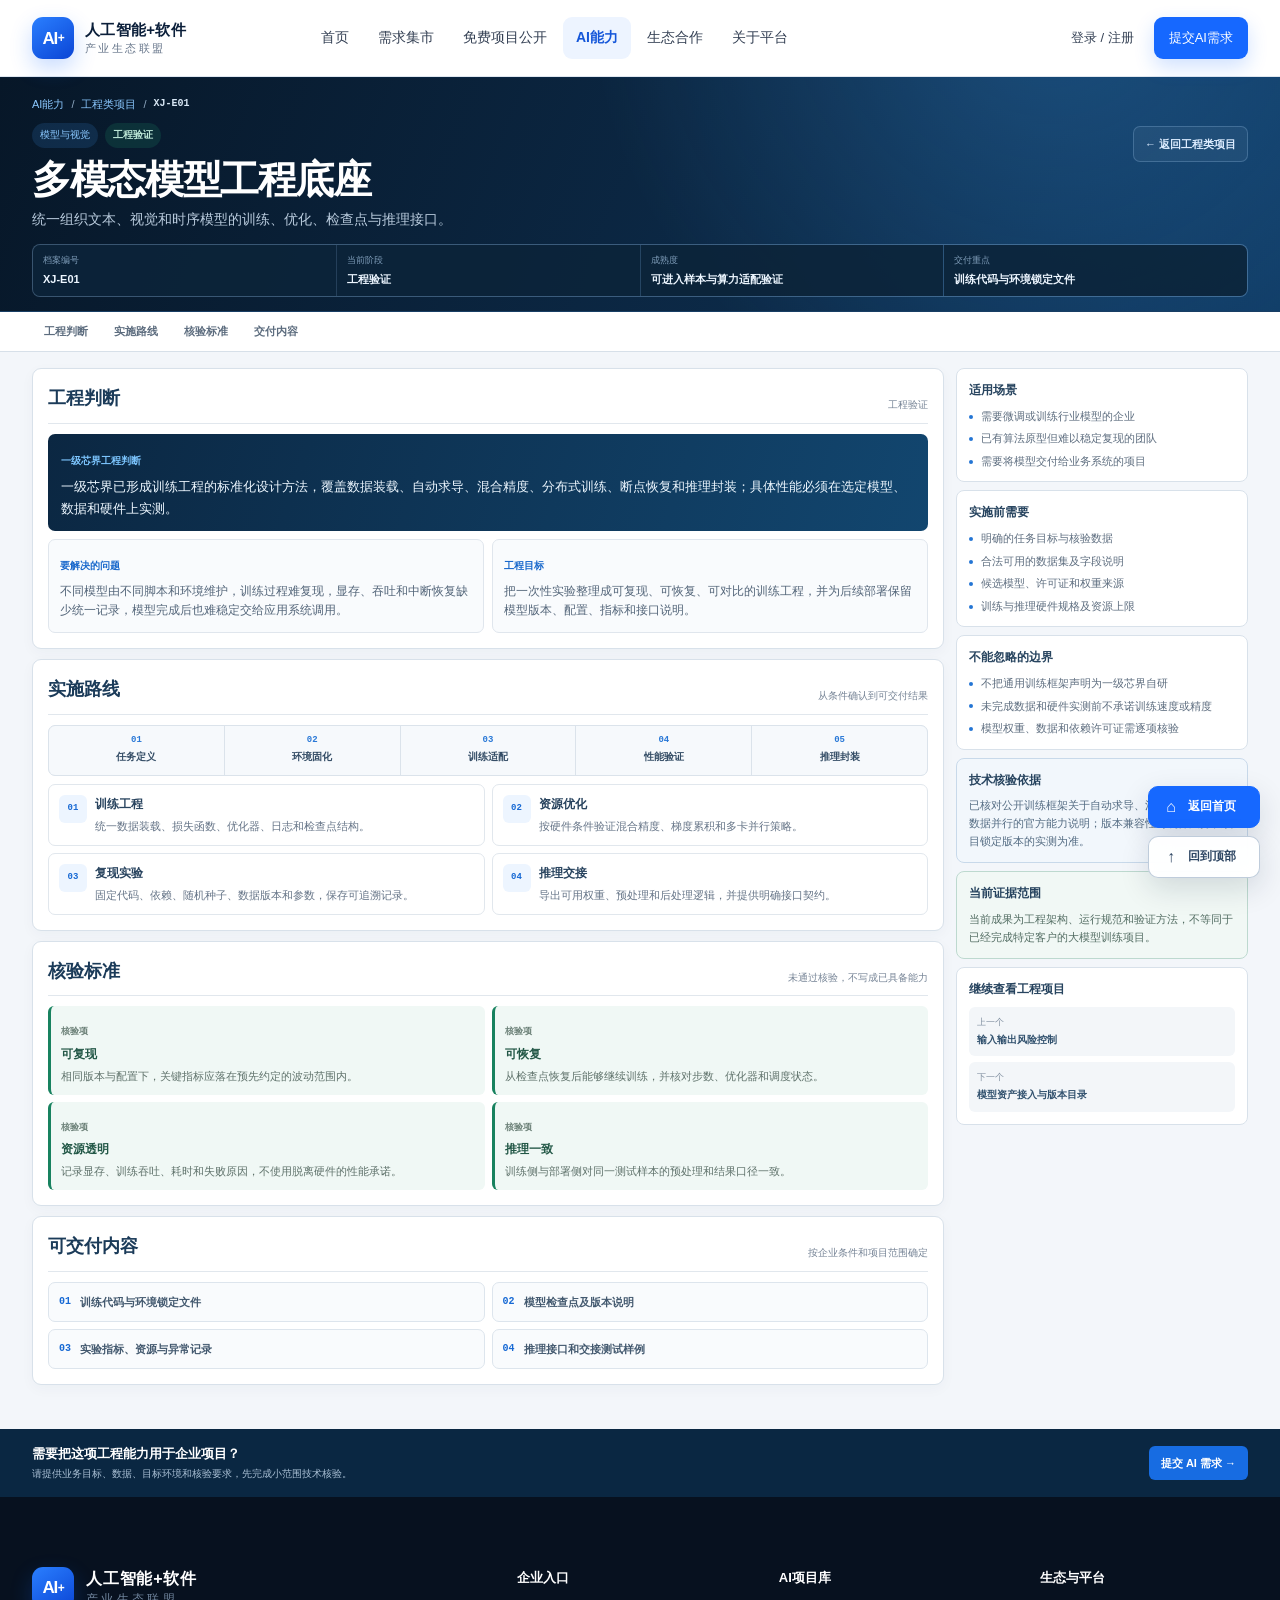
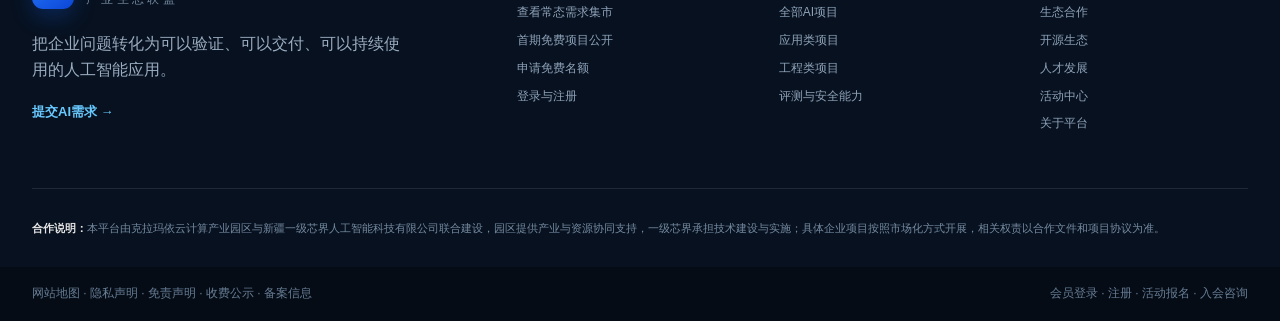
<file: engineering-detail.html>
<!doctype html>
<html lang="zh-CN">
<head>
  <meta charset="utf-8">
  <meta name="viewport" content="width=device-width, initial-scale=1">
  <title>AI工程研究档案｜一级芯界</title>
  <meta name="description" content="一级芯界人工智能工程项目的技术问题、实施路线、核验标准、交付内容与能力边界。">
  <link rel="icon" type="image/svg+xml" href="data:image/svg+xml,%3Csvg xmlns='http://www.w3.org/2000/svg' viewBox='0 0 64 64'%3E%3Crect width='64' height='64' rx='12' fill='%231668ff'/%3E%3Cpath d='M14 43 26 17h8L22 43zm20 0 12-26h7L41 43z' fill='white'/%3E%3C/svg%3E">
  <link rel="stylesheet" href="./assets/styles.css?v=capability-hub3">
</head>
<body data-page="empowerment" class="research-detail-page engineering-detail-page">
  <div id="siteHeader"></div>

  <main id="main">
    <div class="research-record-shell" data-engineering-detail>
      <header class="research-record-header">
        <div class="page-width">
          <p class="research-record-path"><a href="./empowerment.html?kind=engineering#research-projects">AI能力</a><span>/</span><a href="./empowerment.html?kind=engineering#research-projects">工程类项目</a><span>/</span><strong data-project-code>读取中</strong></p>
          <div class="research-record-heading">
            <div>
              <div class="research-record-meta"><span data-project-category>工程类</span><b data-project-stage>读取中</b></div>
              <h1 data-project-title>正在读取工程档案</h1>
              <p data-project-summary>请稍候。</p>
            </div>
            <a class="research-record-back" href="./empowerment.html?kind=engineering#research-projects">← 返回工程类项目</a>
          </div>
          <div class="research-record-facts" data-project-facts></div>
        </div>
      </header>

      <nav class="research-record-tabs" aria-label="工程档案导航"><div class="page-width">
        <a href="#overview">工程判断</a>
        <a href="#route">实施路线</a>
        <a href="#validation">核验标准</a>
        <a href="#delivery">交付内容</a>
      </div></nav>

      <section class="research-record-workspace"><div class="page-width research-record-grid">
        <div class="research-record-main">
          <section class="research-record-panel research-overview-panel" id="overview">
            <div class="research-panel-title"><h2>工程判断</h2><span data-project-stage-inline></span></div>
            <div class="research-conclusion" data-project-conclusion></div>
            <div class="research-problem-grid">
              <article><span>要解决的问题</span><p data-project-problem></p></article>
              <article><span>工程目标</span><p data-project-objective></p></article>
            </div>
          </section>

          <section class="research-record-panel" id="route">
            <div class="research-panel-title"><h2>实施路线</h2><span>从条件确认到可交付结果</span></div>
            <ol class="research-route-line" data-project-route></ol>
            <div class="research-module-list" data-project-modules></div>
          </section>

          <section class="research-record-panel" id="validation">
            <div class="research-panel-title"><h2>核验标准</h2><span>未通过核验，不写成已具备能力</span></div>
            <div class="research-validation-list" data-project-validation></div>
          </section>

          <section class="research-record-panel" id="delivery">
            <div class="research-panel-title"><h2>可交付内容</h2><span>按企业条件和项目范围确定</span></div>
            <div class="research-delivery-list" data-project-deliverables></div>
          </section>
        </div>

        <aside class="research-record-sidebar" aria-label="工程项目补充信息">
          <section><h2>适用场景</h2><ul data-project-applies></ul></section>
          <section><h2>实施前需要</h2><ul data-project-inputs></ul></section>
          <section><h2>不能忽略的边界</h2><ul data-project-boundaries></ul></section>
          <section class="research-basis"><h2>技术核验依据</h2><p data-project-basis></p></section>
          <section class="research-evidence"><h2>当前证据范围</h2><p data-project-evidence></p></section>
          <section class="research-next-record"><h2>继续查看工程项目</h2><div data-project-neighbours></div></section>
        </aside>
      </div></section>

      <section class="research-record-action"><div class="page-width"><div><b>需要把这项工程能力用于企业项目？</b><span>请提供业务目标、数据、目标环境和核验要求，先完成小范围技术核验。</span></div><a href="./apply.html">提交 AI 需求 →</a></div></section>
    </div>

    <section class="research-not-found" data-engineering-not-found hidden><div class="page-width"><h1>没有找到该工程项目</h1><p>项目编号可能已经调整，请返回工程类项目重新选择。</p><a href="./empowerment.html?kind=engineering#research-projects">返回工程类项目</a></div></section>
  </main>

  <div id="siteFooter"></div>
  <script src="./assets/app.js?v=capability-hub3"></script>
  <script src="./assets/engineering-projects.js?v=capability-hub3"></script>
</body>
</html>
</file>
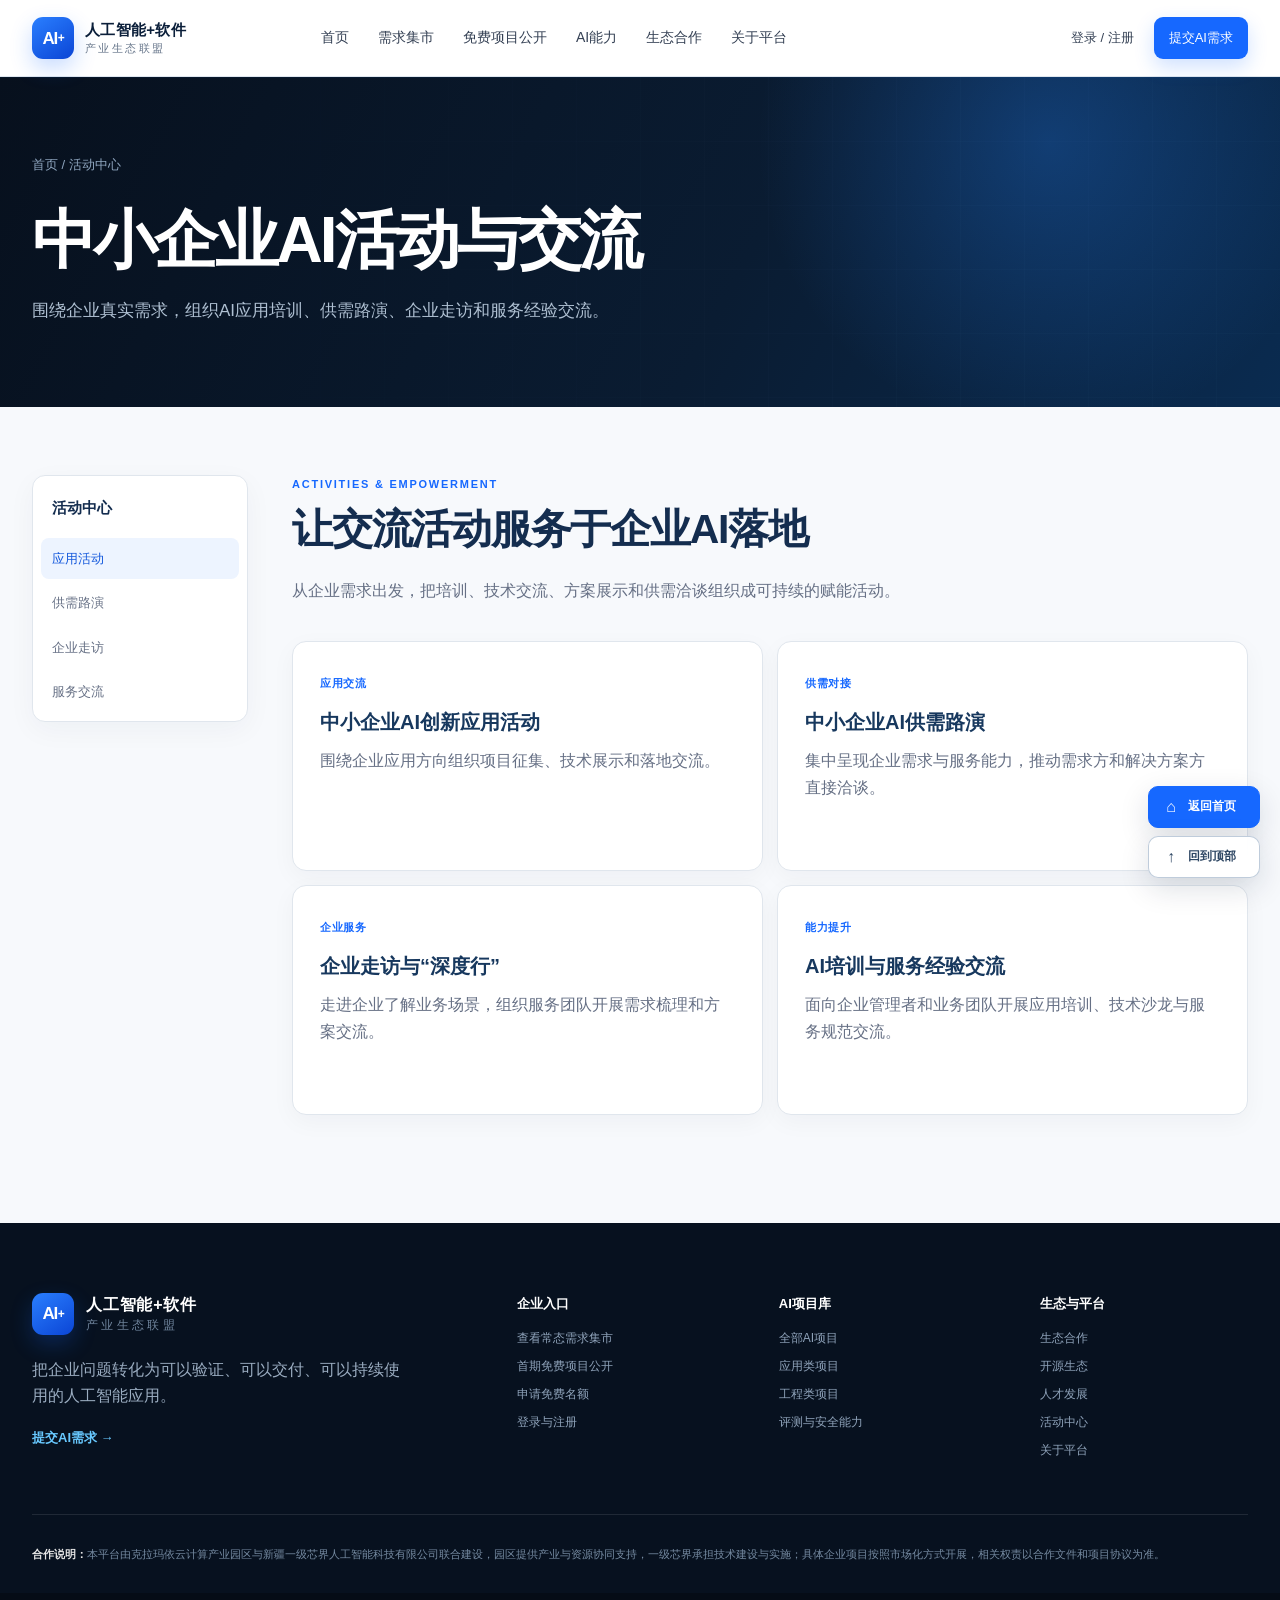
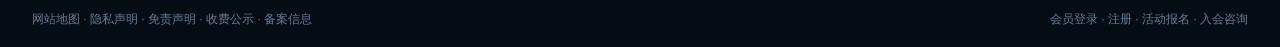
<file: events.html>
<!doctype html>
<html lang="zh-CN">
<head>
  <meta charset="utf-8"><meta name="viewport" content="width=device-width, initial-scale=1">
  <title>中小企业AI活动与交流｜人工智能+软件产业生态联盟</title>
  <meta name="description" content="面向全国中小企业开展AI应用培训、供需路演、企业走访与服务交流">
  <link rel="icon" type="image/svg+xml" href="data:image/svg+xml,%3Csvg xmlns='http://www.w3.org/2000/svg' viewBox='0 0 64 64'%3E%3Crect width='64' height='64' rx='12' fill='%231668ff'/%3E%3Cpath d='M14 43 26 17h8L22 43zm20 0 12-26h7L41 43z' fill='white'/%3E%3C/svg%3E">
  <link rel="stylesheet" href="./assets/styles.css">
</head>
<body data-page="events">
  <div id="siteHeader"></div>
  <main id="main">
    <section class="inner-hero"><div class="page-width"><p class="breadcrumb"><a href="./index.html">首页</a> / 活动中心</p><h1>中小企业AI活动与交流</h1><p>围绕企业真实需求，组织AI应用培训、供需路演、企业走访和服务经验交流。</p></div></section>
    <section class="content-section"><div class="page-width content-shell">
      <aside class="side-index"><strong>活动中心</strong><a class="is-current" href="#competition">应用活动</a><a href="#summit">供需路演</a><a href="#international">企业走访</a><a href="#integrity">服务交流</a></aside>
      <div class="content-main">
        <p class="eyebrow">ACTIVITIES & EMPOWERMENT</p><h2>让交流活动服务于企业AI落地</h2><p class="lead">从企业需求出发，把培训、技术交流、方案展示和供需洽谈组织成可持续的赋能活动。</p>
        <div class="detail-grid">
          <article class="detail-card" id="competition"><span class="card-label">应用交流</span><h3>中小企业AI创新应用活动</h3><p>围绕企业应用方向组织项目征集、技术展示和落地交流。</p></article>
          <article class="detail-card" id="summit"><span class="card-label">供需对接</span><h3>中小企业AI供需路演</h3><p>集中呈现企业需求与服务能力，推动需求方和解决方案方直接洽谈。</p></article>
          <article class="detail-card" id="international"><span class="card-label">企业服务</span><h3>企业走访与“深度行”</h3><p>走进企业了解业务场景，组织服务团队开展需求梳理和方案交流。</p></article>
          <article class="detail-card" id="integrity"><span class="card-label">能力提升</span><h3>AI培训与服务经验交流</h3><p>面向企业管理者和业务团队开展应用培训、技术沙龙与服务规范交流。</p></article>
        </div>
      </div>
    </div></section>
  </main>
  <div id="siteFooter"></div><script src="./assets/app.js"></script>
</body>
</html>
</file>
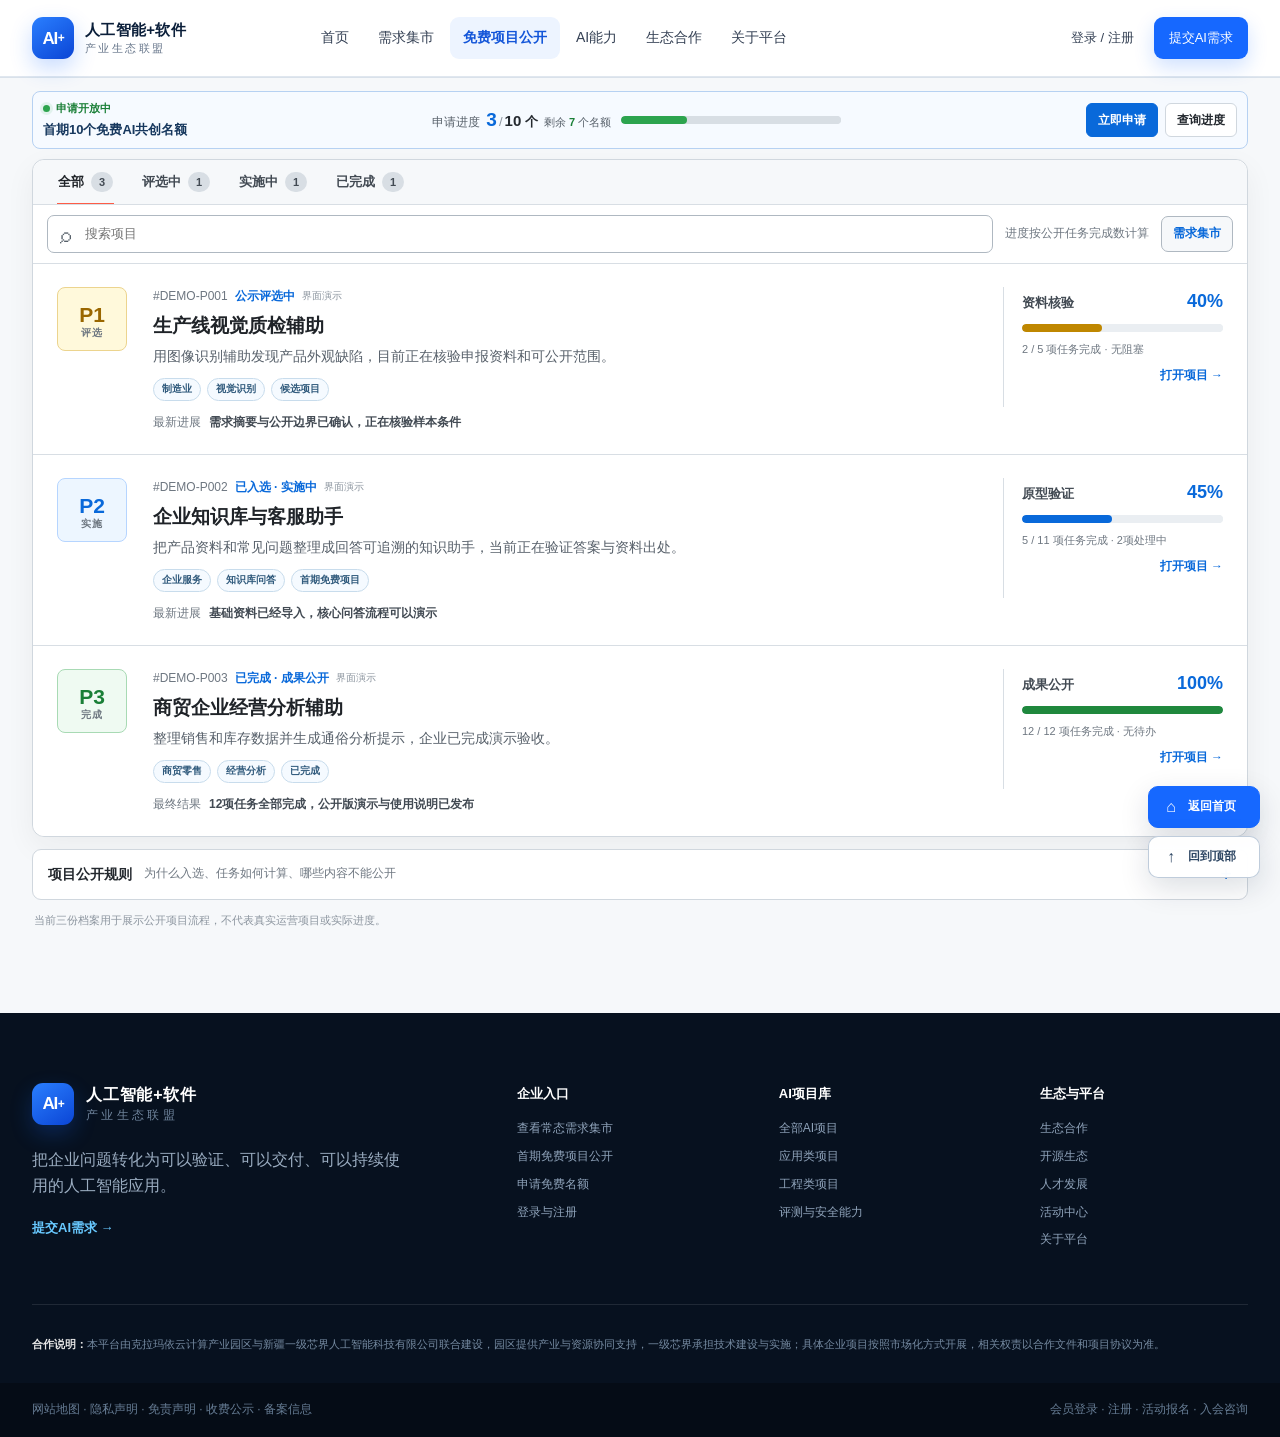
<file: market.html>
<!doctype html>
<html lang="zh-CN">
<head>
  <meta charset="utf-8"><meta name="viewport" content="width=device-width, initial-scale=1">
  <title>免费公开项目｜人工智能+软件产业生态联盟</title>
  <meta name="description" content="查看首期免费AI共创项目的评选状态、任务进度、公开更新、待处理问题与交付成果。">
  <link rel="icon" type="image/svg+xml" href="data:image/svg+xml,%3Csvg xmlns='http://www.w3.org/2000/svg' viewBox='0 0 64 64'%3E%3Crect width='64' height='64' rx='12' fill='%231668ff'/%3E%3Cpath d='M14 43 26 17h8L22 43zm20 0 12-26h7L41 43z' fill='white'/%3E%3C/svg%3E">
  <link rel="stylesheet" href="./assets/styles.css">
</head>
<body data-page="market">
  <div id="siteHeader"></div>
  <main id="main">
    <section class="free-public-market" id="public-projects">
      <div class="page-width">
        <section class="free-application-bar" aria-label="免费项目申请入口">
          <div class="free-application-intro"><span><i aria-hidden="true"></i>申请开放中</span><strong>首期10个免费AI共创名额</strong></div>
          <div class="free-application-capacity" data-application-capacity data-total="10">
            <div><span>申请进度</span><b><strong data-application-applied>3</strong><i>/</i><em data-application-total>10</em> 个</b><small>剩余 <strong data-application-remaining>7</strong> 个名额</small></div>
            <progress data-application-progress max="10" value="3">已申请3个，共10个名额</progress>
          </div>
          <div class="free-application-actions">
            <a href="./apply.html">立即申请</a>
            <details class="free-application-check">
              <summary>查询进度</summary>
              <form data-free-application-lookup>
                <label><span>申请编号</span><input type="text" required placeholder="请输入申请编号" aria-label="申请编号"></label>
                <button type="submit">查询</button>
                <p data-free-application-lookup-status aria-live="polite">当前为静态原型，正式上线后将显示对应申请的真实进度。</p>
              </form>
            </details>
          </div>
        </section>

        <div class="free-project-repository" aria-labelledby="freeProjectTitle">
          <h1 class="sr-only" id="freeProjectTitle">免费公开项目</h1>

          <div class="market-type-tabs free-project-type-tabs" role="group" aria-label="按项目状态筛选">
            <button class="is-active" type="button" data-project-filter="all"><span>全部</span><b>3</b></button>
            <button type="button" data-project-filter="candidate"><span>评选中</span><b>1</b></button>
            <button type="button" data-project-filter="developing"><span>实施中</span><b>1</b></button>
            <button type="button" data-project-filter="completed"><span>已完成</span><b>1</b></button>
          </div>

          <div class="free-project-toolbar">
            <label class="market-unified-search"><span class="sr-only">搜索免费项目</span><input type="search" data-public-project-search placeholder="搜索项目" aria-label="搜索项目名称、行业或能力"></label>
            <span>进度按公开任务完成数计算</span>
            <a href="./supply.html#hall">需求集市</a>
          </div>

          <div class="free-project-list" data-public-project-list aria-live="polite">
            <a class="free-project-row" href="./project-p001.html" data-public-project data-status="candidate" data-search="P001 生产线 视觉质检 制造业 图像识别 评选 资料核验">
              <div class="free-project-symbol is-candidate" aria-hidden="true"><b>P1</b><span>评选</span></div>
              <div class="free-project-row-main">
                <div class="free-project-row-kicker"><span>#DEMO-P001</span><b>公示评选中</b><em>界面演示</em></div>
                <h2>生产线视觉质检辅助</h2>
                <p>用图像识别辅助发现产品外观缺陷，目前正在核验申报资料和可公开范围。</p>
                <div class="free-project-row-labels"><span>制造业</span><span>视觉识别</span><span>候选项目</span></div>
                <div class="free-project-latest"><span>最新进展</span><b>需求摘要与公开边界已确认，正在核验样本条件</b></div>
              </div>
              <div class="free-project-row-progress">
                <div><span>资料核验</span><b>40%</b></div>
                <progress max="100" value="40">40%</progress>
                <small>2 / 5 项任务完成 · 无阻塞</small>
                <strong>打开项目 <span aria-hidden="true">→</span></strong>
              </div>
            </a>

            <a class="free-project-row" href="./project-detail.html" data-public-project data-status="developing" data-search="P002 企业知识库 客服助手 企业服务 RAG 问答 实施 原型验证">
              <div class="free-project-symbol is-developing" aria-hidden="true"><b>P2</b><span>实施</span></div>
              <div class="free-project-row-main">
                <div class="free-project-row-kicker"><span>#DEMO-P002</span><b>已入选 · 实施中</b><em>界面演示</em></div>
                <h2>企业知识库与客服助手</h2>
                <p>把产品资料和常见问题整理成回答可追溯的知识助手，当前正在验证答案与资料出处。</p>
                <div class="free-project-row-labels"><span>企业服务</span><span>知识库问答</span><span>首期免费项目</span></div>
                <div class="free-project-latest"><span>最新进展</span><b>基础资料已经导入，核心问答流程可以演示</b></div>
              </div>
              <div class="free-project-row-progress">
                <div><span>原型验证</span><b>45%</b></div>
                <progress max="100" value="45">45%</progress>
                <small>5 / 11 项任务完成 · 2项处理中</small>
                <strong>打开项目 <span aria-hidden="true">→</span></strong>
              </div>
            </a>

            <a class="free-project-row" href="./project-p003.html" data-public-project data-status="completed" data-search="P003 商贸 经营分析 零售 数据 库存 已完成 成果公开">
              <div class="free-project-symbol is-completed" aria-hidden="true"><b>P3</b><span>完成</span></div>
              <div class="free-project-row-main">
                <div class="free-project-row-kicker"><span>#DEMO-P003</span><b>已完成 · 成果公开</b><em>界面演示</em></div>
                <h2>商贸企业经营分析辅助</h2>
                <p>整理销售和库存数据并生成通俗分析提示，企业已完成演示验收。</p>
                <div class="free-project-row-labels"><span>商贸零售</span><span>经营分析</span><span>已完成</span></div>
                <div class="free-project-latest"><span>最终结果</span><b>12项任务全部完成，公开版演示与使用说明已发布</b></div>
              </div>
              <div class="free-project-row-progress">
                <div><span>成果公开</span><b>100%</b></div>
                <progress max="100" value="100">100%</progress>
                <small>12 / 12 项任务完成 · 无待办</small>
                <strong>打开项目 <span aria-hidden="true">→</span></strong>
              </div>
            </a>
          </div>

          <div class="market-empty" data-project-empty hidden><b>没有找到符合条件的项目</b><span>请更换状态或搜索关键词。</span></div>
        </div>

        <details class="free-project-rules" id="rules">
          <summary><b>项目公开规则</b><span>为什么入选、任务如何计算、哪些内容不能公开</span></summary>
          <div>
            <article><b>共同评选</b><p>支持数量只作参考，最终结论必须说明事实核验和采用依据。</p></article>
            <article><b>进度可核对</b><p>百分比按已完成任务数计算，每次更新说明完成事项、问题和下一步。</p></article>
            <article><b>先签约再实施</b><p>入选后先明确数据共享、成果共用和公开边界，再启动项目。</p></article>
            <article><b>敏感信息保护</b><p>企业原始数据、商业秘密、个人信息、账号凭据和未授权代码不公开。</p></article>
          </div>
        </details>

        <p class="free-project-demo-note">当前三份档案用于展示公开项目流程，不代表真实运营项目或实际进度。</p>
      </div>
    </section>
  </main>
  <div id="siteFooter"></div><script src="./assets/app.js"></script>
</body>
</html>
</file>
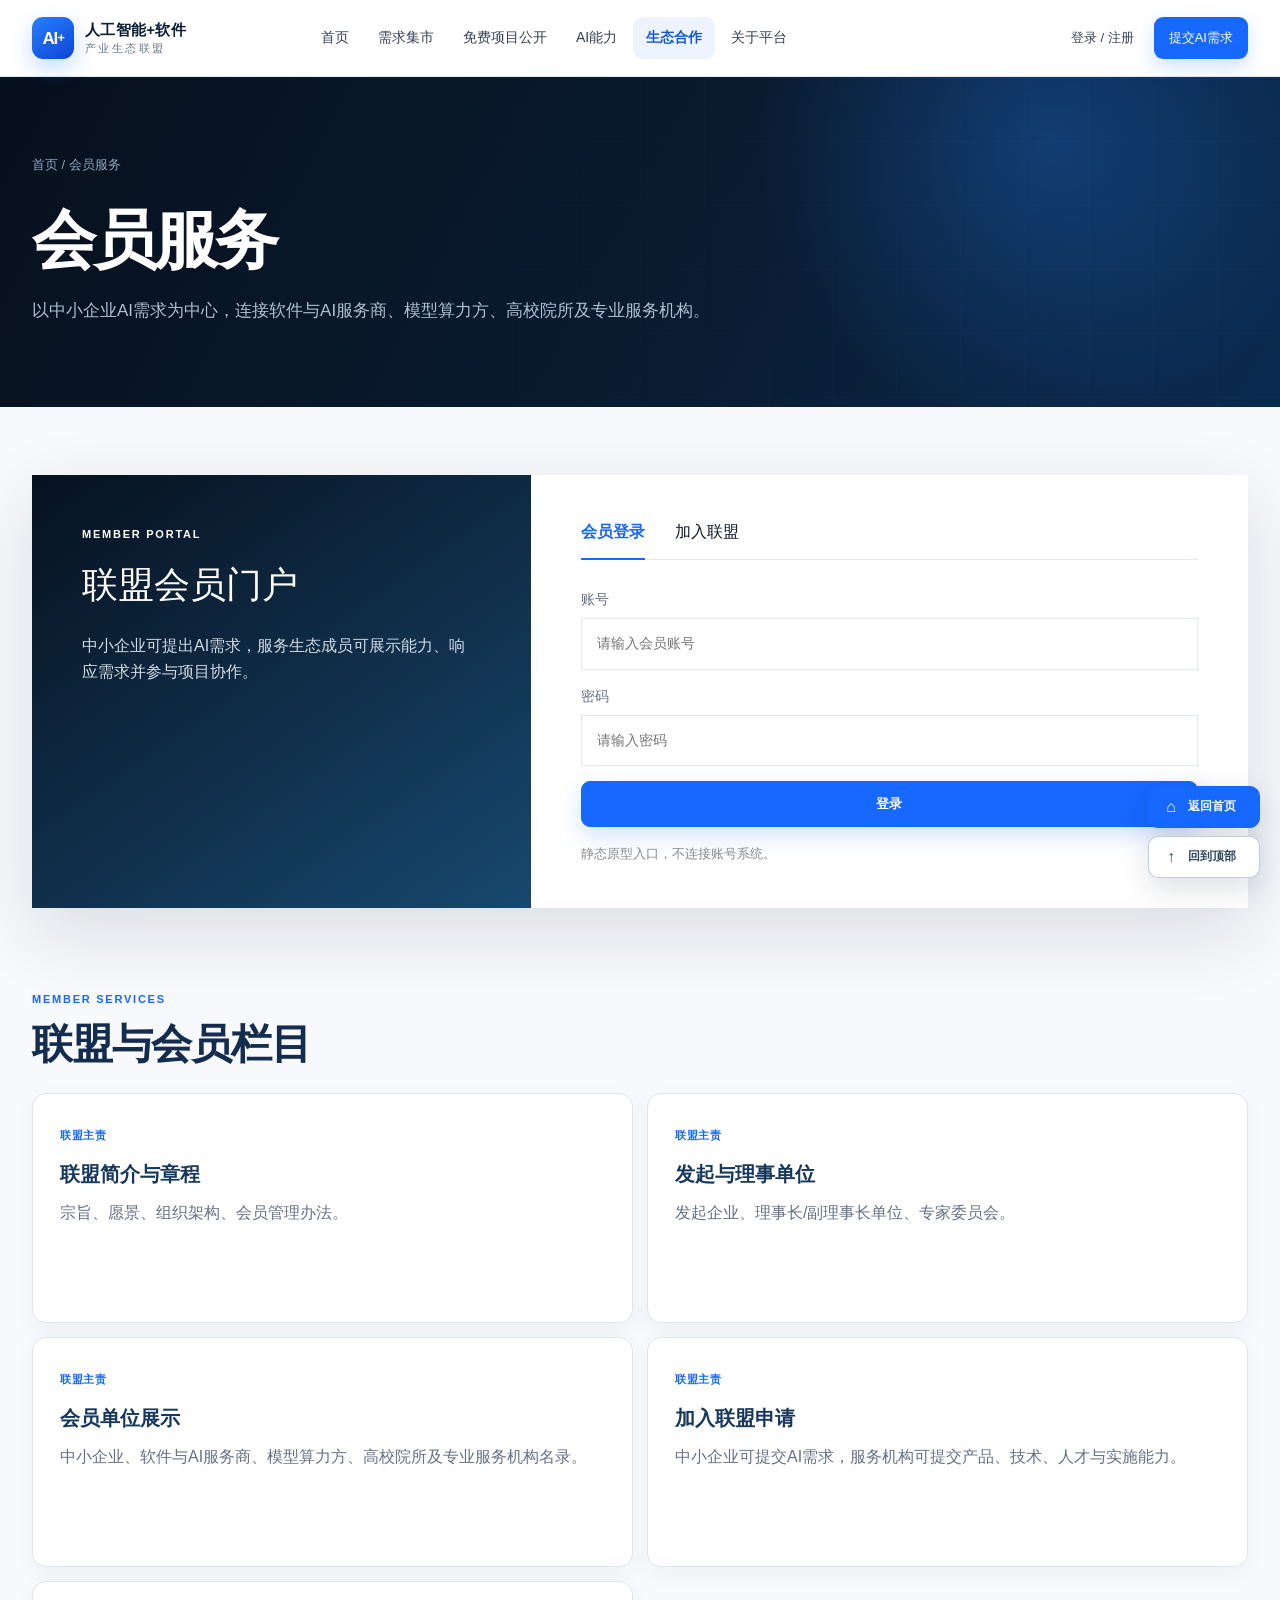
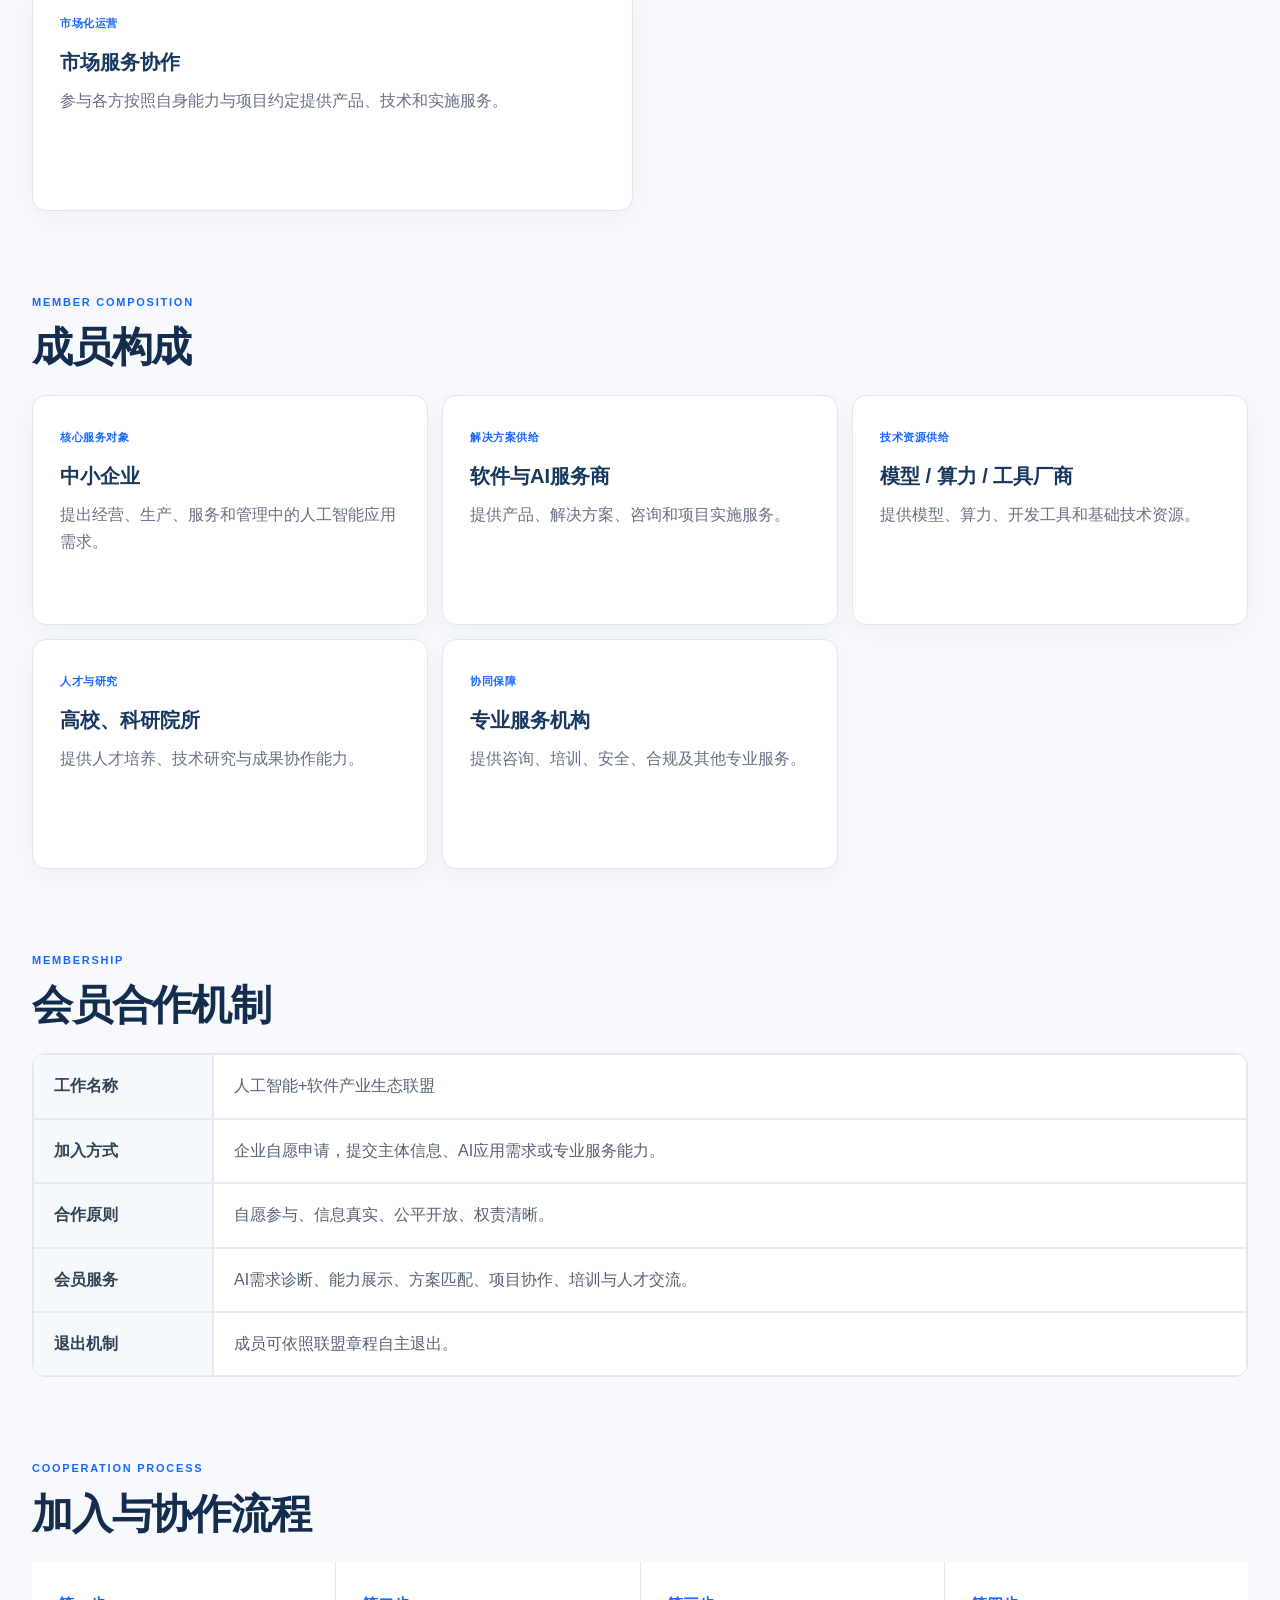
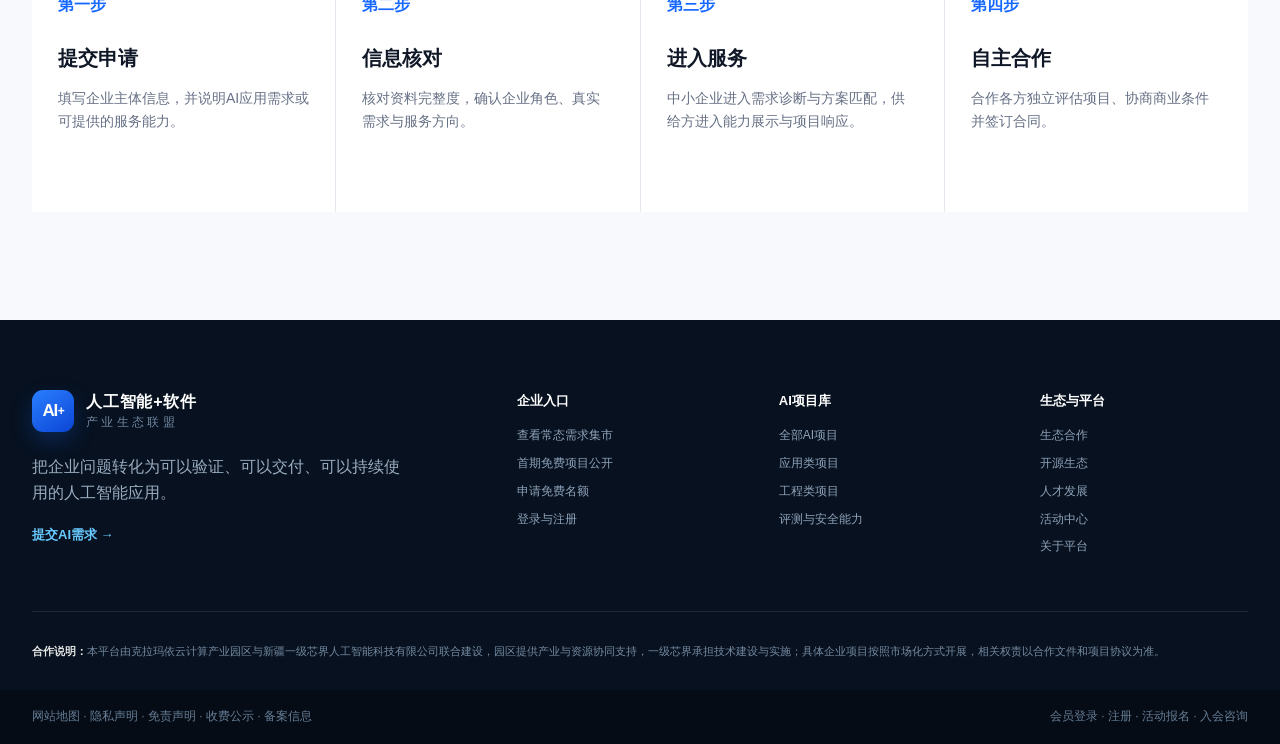
<file: members.html>
<!doctype html>
<html lang="zh-CN">
<head>
  <meta charset="utf-8"><meta name="viewport" content="width=device-width, initial-scale=1">
  <title>会员服务｜人工智能+软件产业生态联盟</title>
  <meta name="description" content="面向全国中小企业及AI服务生态的会员登录、加入联盟与市场合作入口">
  <link rel="icon" type="image/svg+xml" href="data:image/svg+xml,%3Csvg xmlns='http://www.w3.org/2000/svg' viewBox='0 0 64 64'%3E%3Crect width='64' height='64' rx='12' fill='%231668ff'/%3E%3Cpath d='M14 43 26 17h8L22 43zm20 0 12-26h7L41 43z' fill='white'/%3E%3C/svg%3E">
  <link rel="stylesheet" href="./assets/styles.css">
</head>
<body data-page="members">
  <div id="siteHeader"></div>
  <main id="main">
    <section class="inner-hero"><div class="page-width"><p class="breadcrumb"><a href="./index.html">首页</a> / 会员服务</p><h1>会员服务</h1><p>以中小企业AI需求为中心，连接软件与AI服务商、模型算力方、高校院所及专业服务机构。</p></div></section>
    <section class="content-section"><div class="page-width">
      <section class="member-portal" id="portal">
        <div class="portal-intro"><p class="eyebrow" style="color:#fff">MEMBER PORTAL</p><h2>联盟会员门户</h2><p>中小企业可提出AI需求，服务生态成员可展示能力、响应需求并参与项目协作。</p></div>
        <div class="portal-tabs">
          <div class="portal-tab-list" role="tablist" aria-label="会员入口"><button class="is-active" type="button" role="tab" aria-selected="true" data-portal-tab="portalLogin">会员登录</button><button type="button" role="tab" aria-selected="false" data-portal-tab="portalJoin">加入联盟</button></div>
          <div class="portal-panel" id="portalLogin" role="tabpanel">
            <form class="prototype-form" onsubmit="return false"><label>账号<input type="text" autocomplete="username" placeholder="请输入会员账号"></label><label>密码<input type="password" autocomplete="current-password" placeholder="请输入密码"></label><button class="button button-red" type="button">登录</button></form>
            <p class="prototype-note">静态原型入口，不连接账号系统。</p>
          </div>
          <div class="portal-panel" id="portalJoin" role="tabpanel" hidden>
            <h3>加入联盟申请</h3><p>提交企业角色、AI需求或服务能力，自愿加入服务协作网络。</p><a class="button button-red" href="#join">查看加入流程</a>
            <p class="prototype-note">静态原型入口，不提交申请信息。</p>
          </div>
        </div>
      </section>

      <section class="subsection" id="member-list"><p class="eyebrow">MEMBER SERVICES</p><h2>联盟与会员栏目</h2>
        <div class="detail-grid">
          <article class="detail-card"><span class="card-label">联盟主责</span><h3>联盟简介与章程</h3><p>宗旨、愿景、组织架构、会员管理办法。</p></article>
          <article class="detail-card"><span class="card-label">联盟主责</span><h3>发起与理事单位</h3><p>发起企业、理事长/副理事长单位、专家委员会。</p></article>
          <article class="detail-card"><span class="card-label">联盟主责</span><h3>会员单位展示</h3><p>中小企业、软件与AI服务商、模型算力方、高校院所及专业服务机构名录。</p></article>
          <article class="detail-card" id="join"><span class="card-label">联盟主责</span><h3>加入联盟申请</h3><p>中小企业可提交AI需求，服务机构可提交产品、技术、人才与实施能力。</p></article>
          <article class="detail-card"><span class="card-label">市场化运营</span><h3>市场服务协作</h3><p>参与各方按照自身能力与项目约定提供产品、技术和实施服务。</p></article>
        </div>
      </section>

      <section class="subsection"><p class="eyebrow">MEMBER COMPOSITION</p><h2>成员构成</h2>
        <div class="detail-grid cols-3">
          <article class="detail-card"><span class="card-label">核心服务对象</span><h3>中小企业</h3><p>提出经营、生产、服务和管理中的人工智能应用需求。</p></article>
          <article class="detail-card"><span class="card-label">解决方案供给</span><h3>软件与AI服务商</h3><p>提供产品、解决方案、咨询和项目实施服务。</p></article>
          <article class="detail-card"><span class="card-label">技术资源供给</span><h3>模型 / 算力 / 工具厂商</h3><p>提供模型、算力、开发工具和基础技术资源。</p></article>
          <article class="detail-card"><span class="card-label">人才与研究</span><h3>高校、科研院所</h3><p>提供人才培养、技术研究与成果协作能力。</p></article>
          <article class="detail-card"><span class="card-label">协同保障</span><h3>专业服务机构</h3><p>提供咨询、培训、安全、合规及其他专业服务。</p></article>
        </div>
      </section>

      <section class="subsection"><p class="eyebrow">MEMBERSHIP</p><h2>会员合作机制</h2>
        <table class="plain-table"><tbody>
          <tr><th>工作名称</th><td>人工智能+软件产业生态联盟</td></tr>
          <tr><th>加入方式</th><td>企业自愿申请，提交主体信息、AI应用需求或专业服务能力。</td></tr>
          <tr><th>合作原则</th><td>自愿参与、信息真实、公平开放、权责清晰。</td></tr>
          <tr><th>会员服务</th><td>AI需求诊断、能力展示、方案匹配、项目协作、培训与人才交流。</td></tr>
          <tr><th>退出机制</th><td>成员可依照联盟章程自主退出。</td></tr>
        </tbody></table>
      </section>

      <section class="subsection"><p class="eyebrow">COOPERATION PROCESS</p><h2>加入与协作流程</h2>
        <div class="step-list">
          <article><span>第一步</span><h3>提交申请</h3><p>填写企业主体信息，并说明AI应用需求或可提供的服务能力。</p></article>
          <article><span>第二步</span><h3>信息核对</h3><p>核对资料完整度，确认企业角色、真实需求与服务方向。</p></article>
          <article><span>第三步</span><h3>进入服务</h3><p>中小企业进入需求诊断与方案匹配，供给方进入能力展示与项目响应。</p></article>
          <article><span>第四步</span><h3>自主合作</h3><p>合作各方独立评估项目、协商商业条件并签订合同。</p></article>
        </div>
      </section>
    </div></section>
  </main>
  <div id="siteFooter"></div><script src="./assets/app.js"></script>
</body>
</html>
</file>
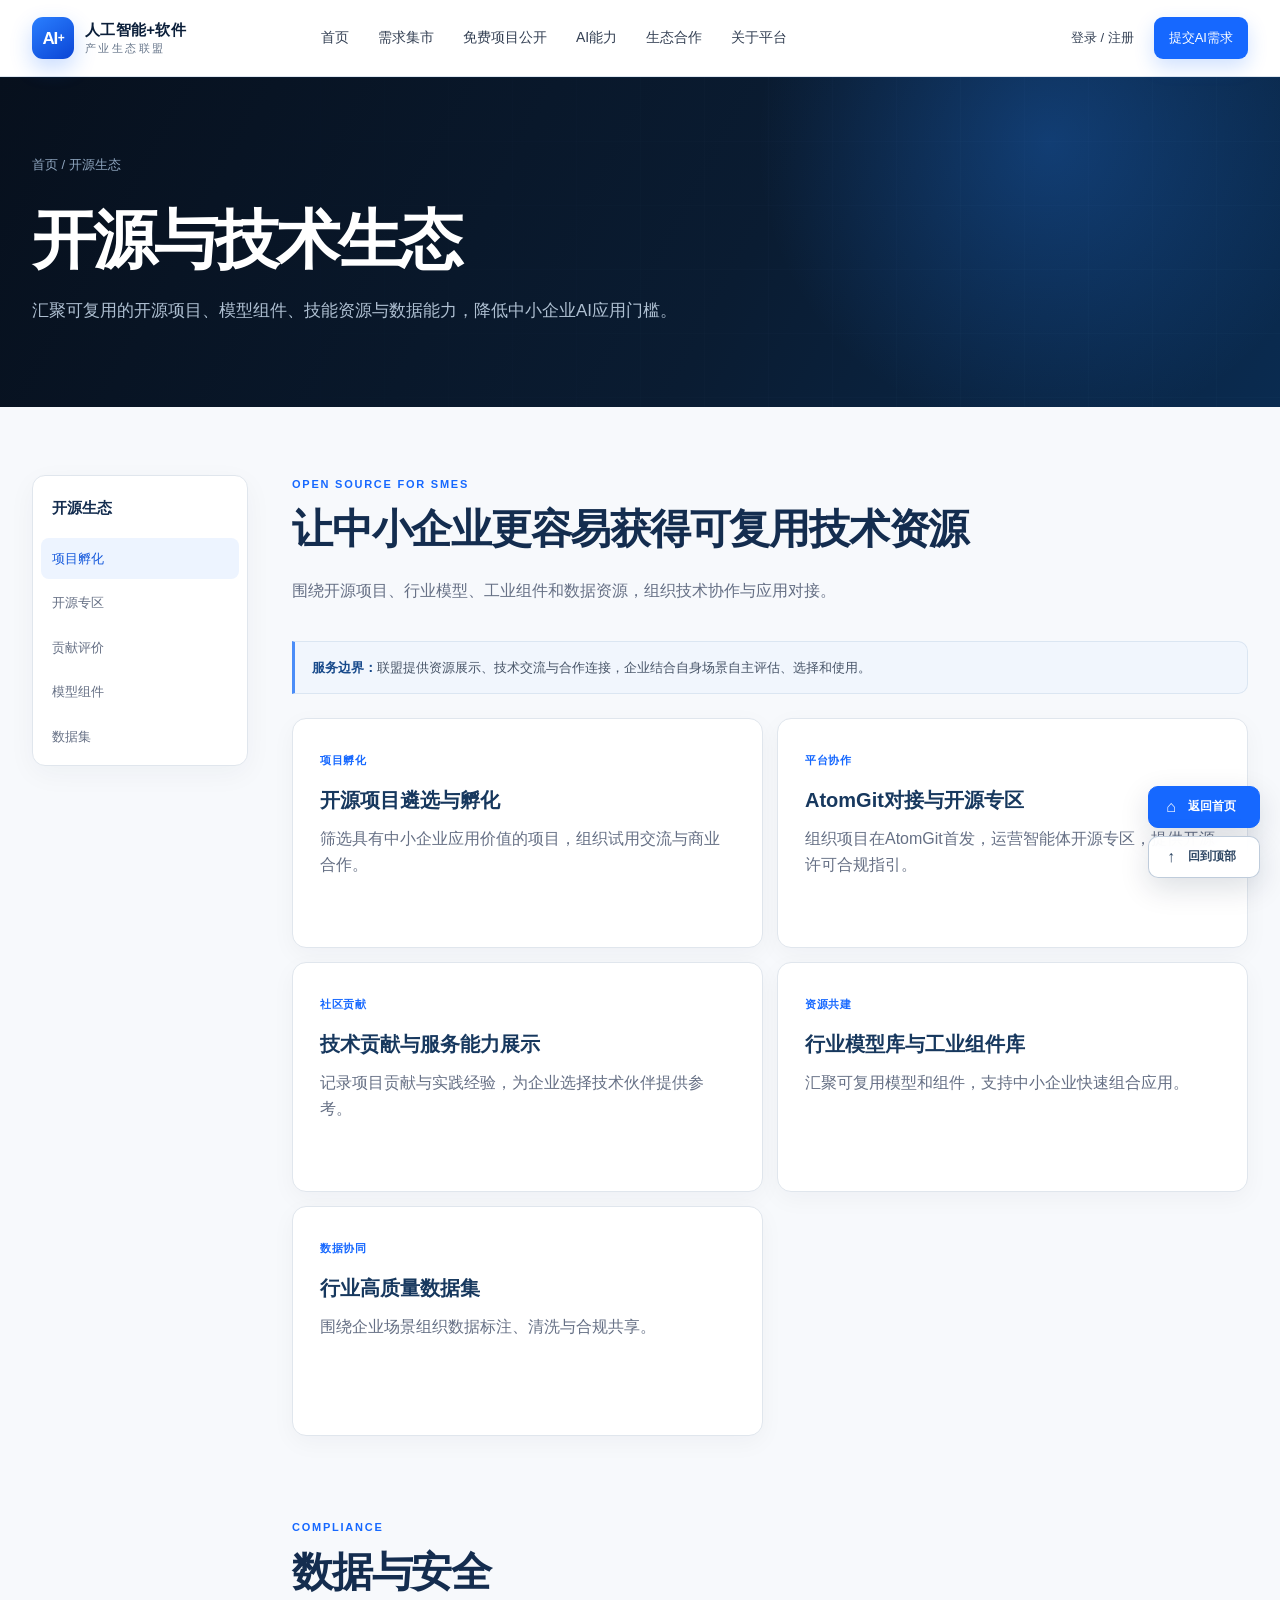
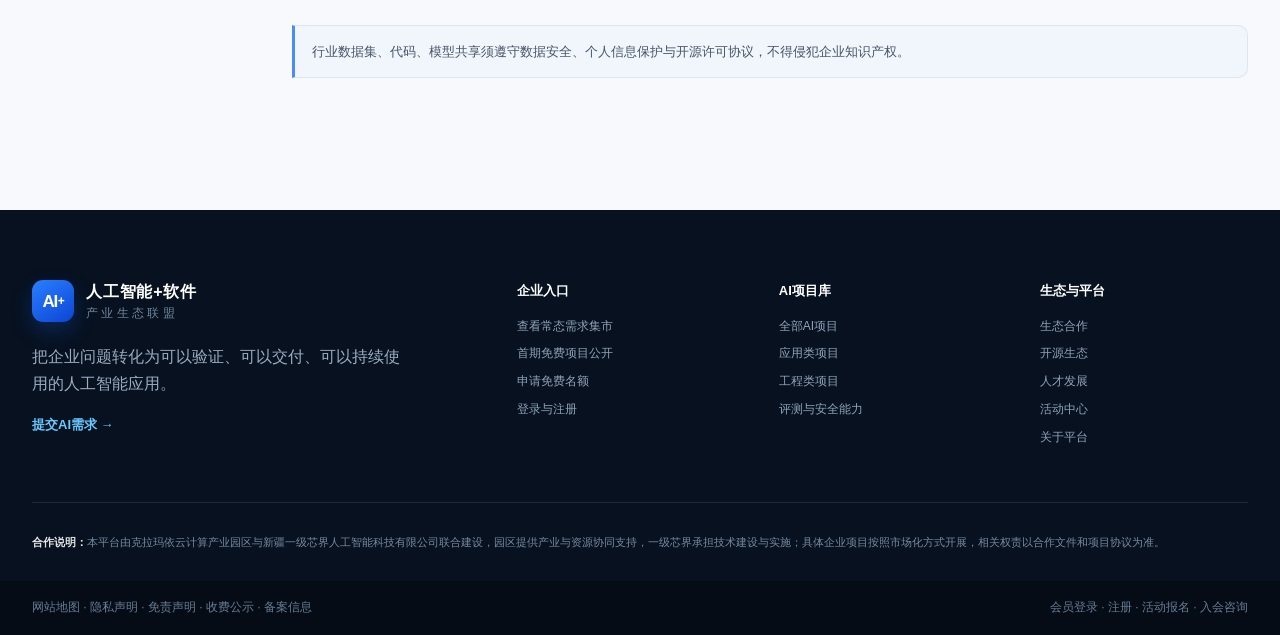
<file: opensource.html>
<!doctype html>
<html lang="zh-CN">
<head>
  <meta charset="utf-8"><meta name="viewport" content="width=device-width, initial-scale=1">
  <title>开源与技术生态｜人工智能+软件产业生态联盟</title>
  <meta name="description" content="为中小企业AI应用提供开源项目、模型组件、技能资源与数据协同">
  <link rel="icon" type="image/svg+xml" href="data:image/svg+xml,%3Csvg xmlns='http://www.w3.org/2000/svg' viewBox='0 0 64 64'%3E%3Crect width='64' height='64' rx='12' fill='%231668ff'/%3E%3Cpath d='M14 43 26 17h8L22 43zm20 0 12-26h7L41 43z' fill='white'/%3E%3C/svg%3E">
  <link rel="stylesheet" href="./assets/styles.css">
</head>
<body data-page="opensource">
  <div id="siteHeader"></div>
  <main id="main">
    <section class="inner-hero"><div class="page-width"><p class="breadcrumb"><a href="./index.html">首页</a> / 开源生态</p><h1>开源与技术生态</h1><p>汇聚可复用的开源项目、模型组件、技能资源与数据能力，降低中小企业AI应用门槛。</p></div></section>
    <section class="content-section"><div class="page-width content-shell">
      <aside class="side-index"><strong>开源生态</strong><a class="is-current" href="#incubation">项目孵化</a><a href="#atomgit">开源专区</a><a href="#evaluation">贡献评价</a><a href="#models">模型组件</a><a href="#datasets">数据集</a></aside>
      <div class="content-main">
        <p class="eyebrow">OPEN SOURCE FOR SMEs</p><h2>让中小企业更容易获得可复用技术资源</h2><p class="lead">围绕开源项目、行业模型、工业组件和数据资源，组织技术协作与应用对接。</p>
        <div class="boundary"><strong>服务边界：</strong>联盟提供资源展示、技术交流与合作连接，企业结合自身场景自主评估、选择和使用。</div>
        <div class="detail-grid">
          <article class="detail-card" id="incubation"><span class="card-label">项目孵化</span><h3>开源项目遴选与孵化</h3><p>筛选具有中小企业应用价值的项目，组织试用交流与商业合作。</p></article>
          <article class="detail-card" id="atomgit"><span class="card-label">平台协作</span><h3>AtomGit对接与开源专区</h3><p>组织项目在AtomGit首发，运营智能体开源专区，提供开源许可合规指引。</p></article>
          <article class="detail-card" id="evaluation"><span class="card-label">社区贡献</span><h3>技术贡献与服务能力展示</h3><p>记录项目贡献与实践经验，为企业选择技术伙伴提供参考。</p></article>
          <article class="detail-card" id="models"><span class="card-label">资源共建</span><h3>行业模型库与工业组件库</h3><p>汇聚可复用模型和组件，支持中小企业快速组合应用。</p></article>
          <article class="detail-card" id="datasets"><span class="card-label">数据协同</span><h3>行业高质量数据集</h3><p>围绕企业场景组织数据标注、清洗与合规共享。</p></article>
        </div>
        <section class="subsection"><p class="eyebrow">COMPLIANCE</p><h2>数据与安全</h2><div class="boundary">行业数据集、代码、模型共享须遵守数据安全、个人信息保护与开源许可协议，不得侵犯企业知识产权。</div></section>
      </div>
    </div></section>
  </main>
  <div id="siteFooter"></div><script src="./assets/app.js"></script>
</body>
</html>
</file>
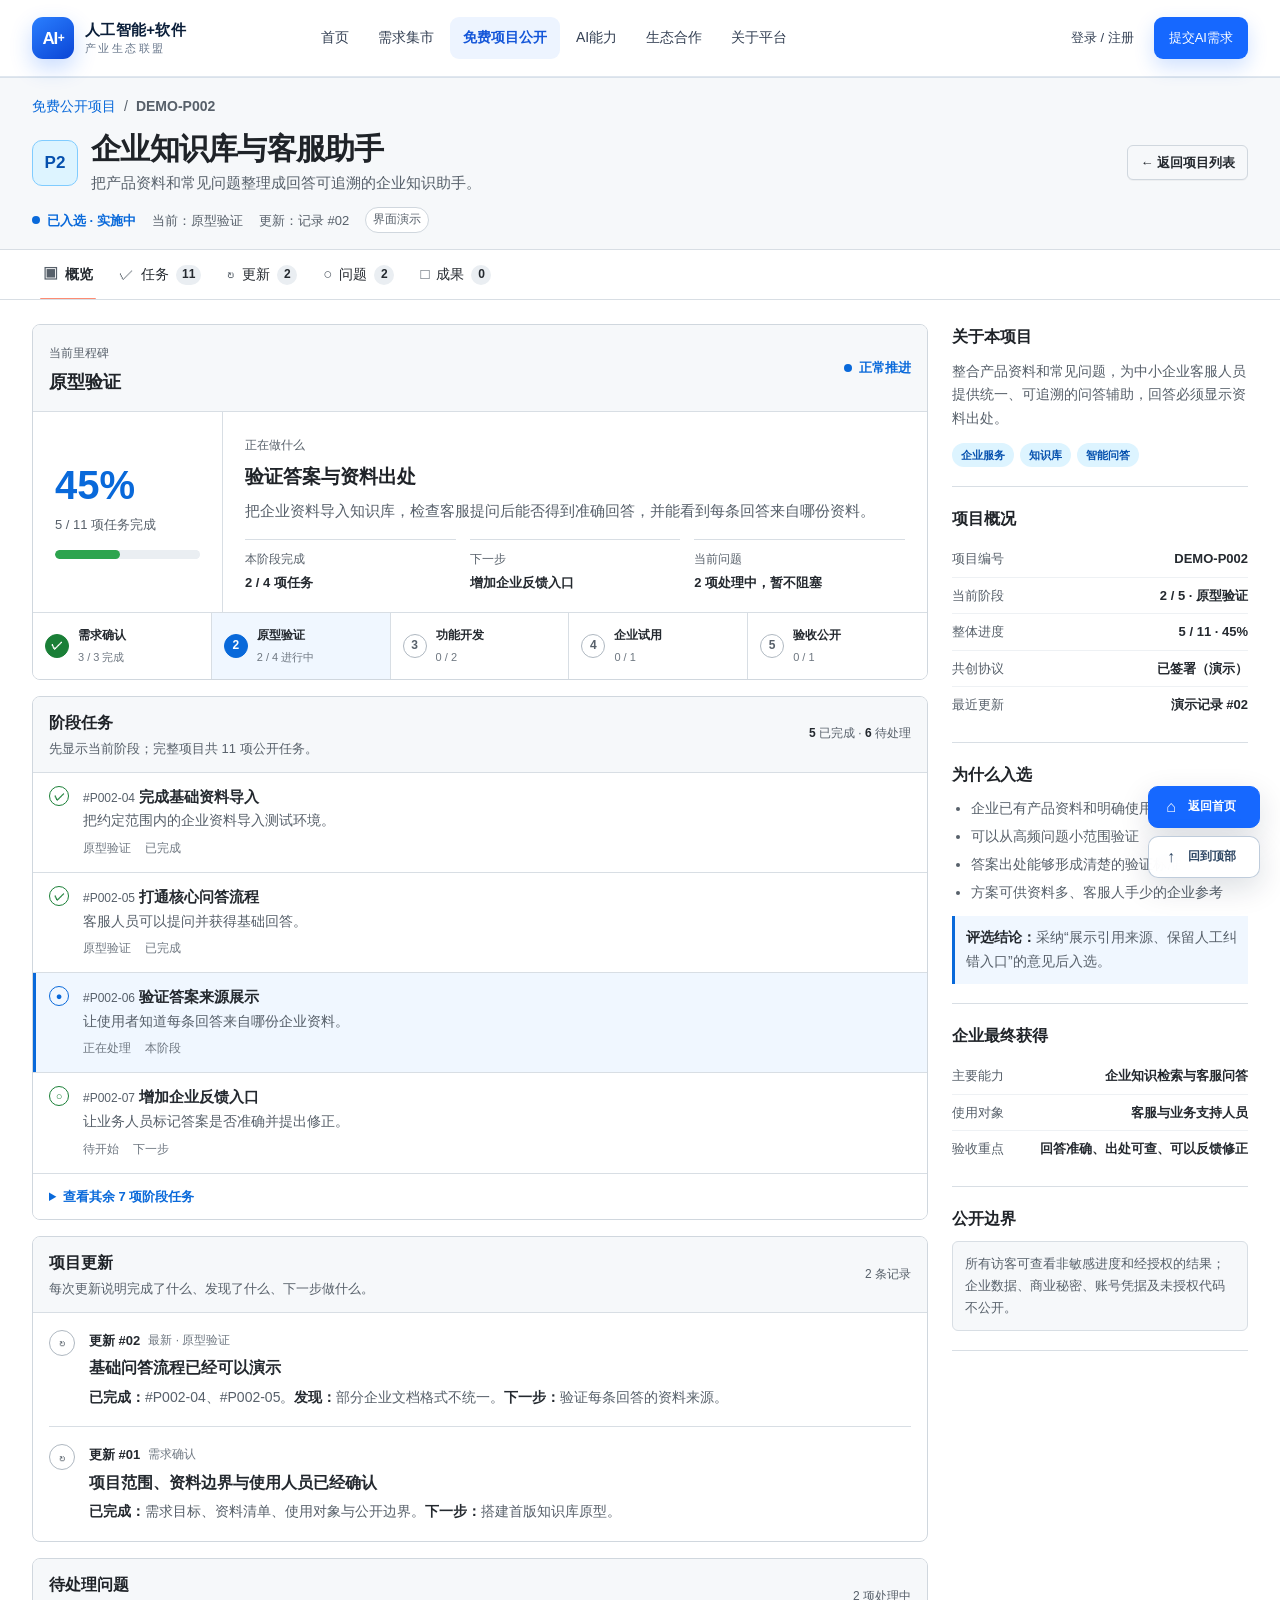
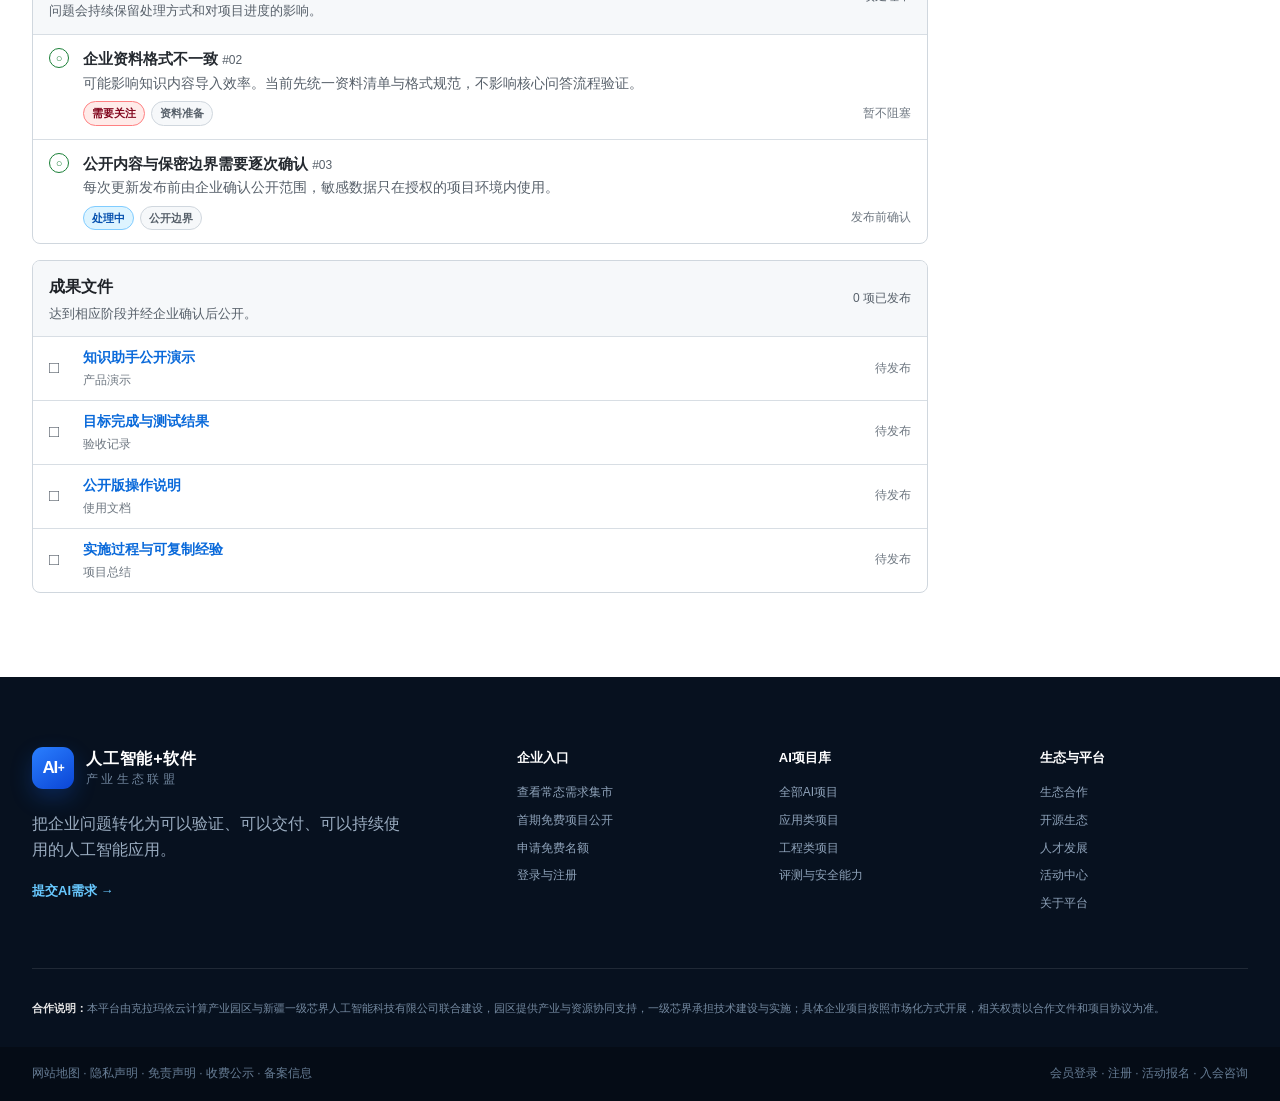
<file: project-detail.html>
<!doctype html>
<html lang="zh-CN">
<head>
  <meta charset="utf-8"><meta name="viewport" content="width=device-width, initial-scale=1">
  <title>企业知识库与客服助手｜公开项目档案</title>
  <meta name="description" content="企业知识库与客服助手项目的实施进度、阶段任务、公开更新、问题与成果档案">
  <link rel="icon" type="image/svg+xml" href="data:image/svg+xml,%3Csvg xmlns='http://www.w3.org/2000/svg' viewBox='0 0 64 64'%3E%3Crect width='64' height='64' rx='12' fill='%231668ff'/%3E%3Cpath d='M14 43 26 17h8L22 43zm20 0 12-26h7L41 43z' fill='white'/%3E%3C/svg%3E">
  <link rel="stylesheet" href="./assets/styles.css">
</head>
<body data-page="market" class="repo-project-page">
  <div id="siteHeader"></div>
  <main id="main">
    <header class="repo-project-header">
      <div class="page-width">
        <p class="repo-project-path"><a href="./market.html">免费公开项目</a><span>/</span><strong>DEMO-P002</strong></p>
        <div class="repo-project-heading">
          <div class="repo-project-name"><span class="repo-project-mark is-blue">P2</span><div><h1>企业知识库与客服助手</h1><p>把产品资料和常见问题整理成回答可追溯的企业知识助手。</p></div></div>
          <a class="repo-project-back" href="./market.html">← 返回项目列表</a>
        </div>
        <div class="repo-project-meta"><span class="repo-project-state is-building"><i aria-hidden="true"></i>已入选 · 实施中</span><span>当前：原型验证</span><span>更新：记录 #02</span><span class="repo-demo-tag">界面演示</span></div>
      </div>
    </header>

    <nav class="repo-project-tabs" aria-label="项目内容导航"><div class="page-width">
      <a class="is-active" href="#overview" aria-current="page"><span aria-hidden="true">▣</span>概览</a>
      <a href="#tasks"><span aria-hidden="true">✓</span>任务 <b>11</b></a>
      <a href="#updates"><span aria-hidden="true">↻</span>更新 <b>2</b></a>
      <a href="#issues"><span aria-hidden="true">○</span>问题 <b>2</b></a>
      <a href="#outputs"><span aria-hidden="true">□</span>成果 <b>0</b></a>
    </div></nav>

    <section class="repo-project-workspace"><div class="page-width repo-project-grid">
      <div class="repo-project-main">
        <section id="overview" class="repo-panel repo-progress-panel">
          <div class="repo-panel-head"><div><span>当前里程碑</span><h2>原型验证</h2></div><span class="repo-health is-building"><i aria-hidden="true"></i>正常推进</span></div>
          <div class="repo-progress-overview">
            <div class="repo-progress-number"><strong>45%</strong><span>5 / 11 项任务完成</span><progress max="100" value="45">45%</progress></div>
            <div class="repo-current-action"><span>正在做什么</span><h3>验证答案与资料出处</h3><p>把企业资料导入知识库，检查客服提问后能否得到准确回答，并能看到每条回答来自哪份资料。</p><dl><div><dt>本阶段完成</dt><dd>2 / 4 项任务</dd></div><div><dt>下一步</dt><dd>增加企业反馈入口</dd></div><div><dt>当前问题</dt><dd>2 项处理中，暂不阻塞</dd></div></dl></div>
          </div>
          <ol class="repo-stage-line" aria-label="项目五个阶段">
            <li class="is-complete"><b>✓</b><span>需求确认<small>3 / 3 完成</small></span></li>
            <li class="is-current"><b>2</b><span>原型验证<small>2 / 4 进行中</small></span></li>
            <li><b>3</b><span>功能开发<small>0 / 2</small></span></li>
            <li><b>4</b><span>企业试用<small>0 / 1</small></span></li>
            <li><b>5</b><span>验收公开<small>0 / 1</small></span></li>
          </ol>
        </section>

        <section id="tasks" class="repo-panel repo-list-panel">
          <div class="repo-panel-title"><div><h2>阶段任务</h2><p>先显示当前阶段；完整项目共 11 项公开任务。</p></div><span><b>5</b> 已完成 · <b>6</b> 待处理</span></div>
          <div class="repo-task-list">
            <article class="is-closed"><span class="repo-task-icon">✓</span><div><h3><small>#P002-04</small> 完成基础资料导入</h3><p>把约定范围内的企业资料导入测试环境。</p><div><span>原型验证</span><time>已完成</time></div></div></article>
            <article class="is-closed"><span class="repo-task-icon">✓</span><div><h3><small>#P002-05</small> 打通核心问答流程</h3><p>客服人员可以提问并获得基础回答。</p><div><span>原型验证</span><time>已完成</time></div></div></article>
            <article class="is-open is-active"><span class="repo-task-icon">●</span><div><h3><small>#P002-06</small> 验证答案来源展示</h3><p>让使用者知道每条回答来自哪份企业资料。</p><div><span>正在处理</span><time>本阶段</time></div></div></article>
            <article class="is-open"><span class="repo-task-icon">○</span><div><h3><small>#P002-07</small> 增加企业反馈入口</h3><p>让业务人员标记答案是否准确并提出修正。</p><div><span>待开始</span><time>下一步</time></div></div></article>
          </div>
          <details class="repo-more-tasks"><summary>查看其余 7 项阶段任务</summary><div><p><b>需求确认：</b>3 项已完成。</p><p><b>功能开发：</b>检索与权限配置，共 2 项。</p><p><b>企业试用：</b>业务人员试用，共 1 项。</p><p><b>验收公开：</b>成果确认，共 1 项。</p></div></details>
        </section>

        <section id="updates" class="repo-panel repo-list-panel">
          <div class="repo-panel-title"><div><h2>项目更新</h2><p>每次更新说明完成了什么、发现了什么、下一步做什么。</p></div><span>2 条记录</span></div>
          <div class="repo-activity-list">
            <article><span class="repo-activity-icon">↻</span><div><div class="repo-activity-meta"><b>更新 #02</b><time>最新 · 原型验证</time></div><h3>基础问答流程已经可以演示</h3><p><b>已完成：</b>#P002-04、#P002-05。<b>发现：</b>部分企业文档格式不统一。<b>下一步：</b>验证每条回答的资料来源。</p></div></article>
            <article><span class="repo-activity-icon">↻</span><div><div class="repo-activity-meta"><b>更新 #01</b><time>需求确认</time></div><h3>项目范围、资料边界与使用人员已经确认</h3><p><b>已完成：</b>需求目标、资料清单、使用对象与公开边界。<b>下一步：</b>搭建首版知识库原型。</p></div></article>
          </div>
        </section>

        <section id="issues" class="repo-panel repo-list-panel">
          <div class="repo-panel-title"><div><h2>待处理问题</h2><p>问题会持续保留处理方式和对项目进度的影响。</p></div><span>2 项处理中</span></div>
          <div class="repo-issue-list">
            <article><span class="repo-issue-icon">○</span><div><h3>企业资料格式不一致 <small>#02</small></h3><p>可能影响知识内容导入效率。当前先统一资料清单与格式规范，不影响核心问答流程验证。</p><div class="repo-label-row"><span class="is-red">需要关注</span><span>资料准备</span><em>暂不阻塞</em></div></div></article>
            <article><span class="repo-issue-icon">○</span><div><h3>公开内容与保密边界需要逐次确认 <small>#03</small></h3><p>每次更新发布前由企业确认公开范围，敏感数据只在授权的项目环境内使用。</p><div class="repo-label-row"><span class="is-blue">处理中</span><span>公开边界</span><em>发布前确认</em></div></div></article>
          </div>
        </section>

        <section id="outputs" class="repo-panel repo-files-panel">
          <div class="repo-panel-title"><div><h2>成果文件</h2><p>达到相应阶段并经企业确认后公开。</p></div><span>0 项已发布</span></div>
          <div class="repo-file-list">
            <div><span class="repo-file-icon">□</span><div><b>知识助手公开演示</b><small>产品演示</small></div><em>待发布</em></div>
            <div><span class="repo-file-icon">□</span><div><b>目标完成与测试结果</b><small>验收记录</small></div><em>待发布</em></div>
            <div><span class="repo-file-icon">□</span><div><b>公开版操作说明</b><small>使用文档</small></div><em>待发布</em></div>
            <div><span class="repo-file-icon">□</span><div><b>实施过程与可复制经验</b><small>项目总结</small></div><em>待发布</em></div>
          </div>
        </section>
      </div>

      <aside class="repo-project-sidebar" aria-label="项目补充信息">
        <section><h2>关于本项目</h2><p>整合产品资料和常见问题，为中小企业客服人员提供统一、可追溯的问答辅助，回答必须显示资料出处。</p><div class="repo-topic-list"><span>企业服务</span><span>知识库</span><span>智能问答</span></div></section>
        <section class="repo-side-facts"><h2>项目概况</h2><dl><div><dt>项目编号</dt><dd>DEMO-P002</dd></div><div><dt>当前阶段</dt><dd>2 / 5 · 原型验证</dd></div><div><dt>整体进度</dt><dd>5 / 11 · 45%</dd></div><div><dt>共创协议</dt><dd>已签署（演示）</dd></div><div><dt>最近更新</dt><dd>演示记录 #02</dd></div></dl></section>
        <section><h2>为什么入选</h2><ul class="repo-side-list"><li>企业已有产品资料和明确使用人员</li><li>可以从高频问题小范围验证</li><li>答案出处能够形成清楚的验证标准</li><li>方案可供资料多、客服人手少的企业参考</li></ul><p class="repo-side-result"><b>评选结论：</b>采纳“展示引用来源、保留人工纠错入口”的意见后入选。</p></section>
        <section class="repo-side-facts"><h2>企业最终获得</h2><dl><div><dt>主要能力</dt><dd>企业知识检索与客服问答</dd></div><div><dt>使用对象</dt><dd>客服与业务支持人员</dd></div><div><dt>验收重点</dt><dd>回答准确、出处可查、可以反馈修正</dd></div></dl></section>
        <section class="repo-boundary"><h2>公开边界</h2><p>所有访客可查看非敏感进度和经授权的结果；企业数据、商业秘密、账号凭据及未授权代码不公开。</p></section>
      </aside>
    </div></section>
  </main>
  <div id="siteFooter"></div><script src="./assets/app.js"></script>
</body>
</html>
</file>
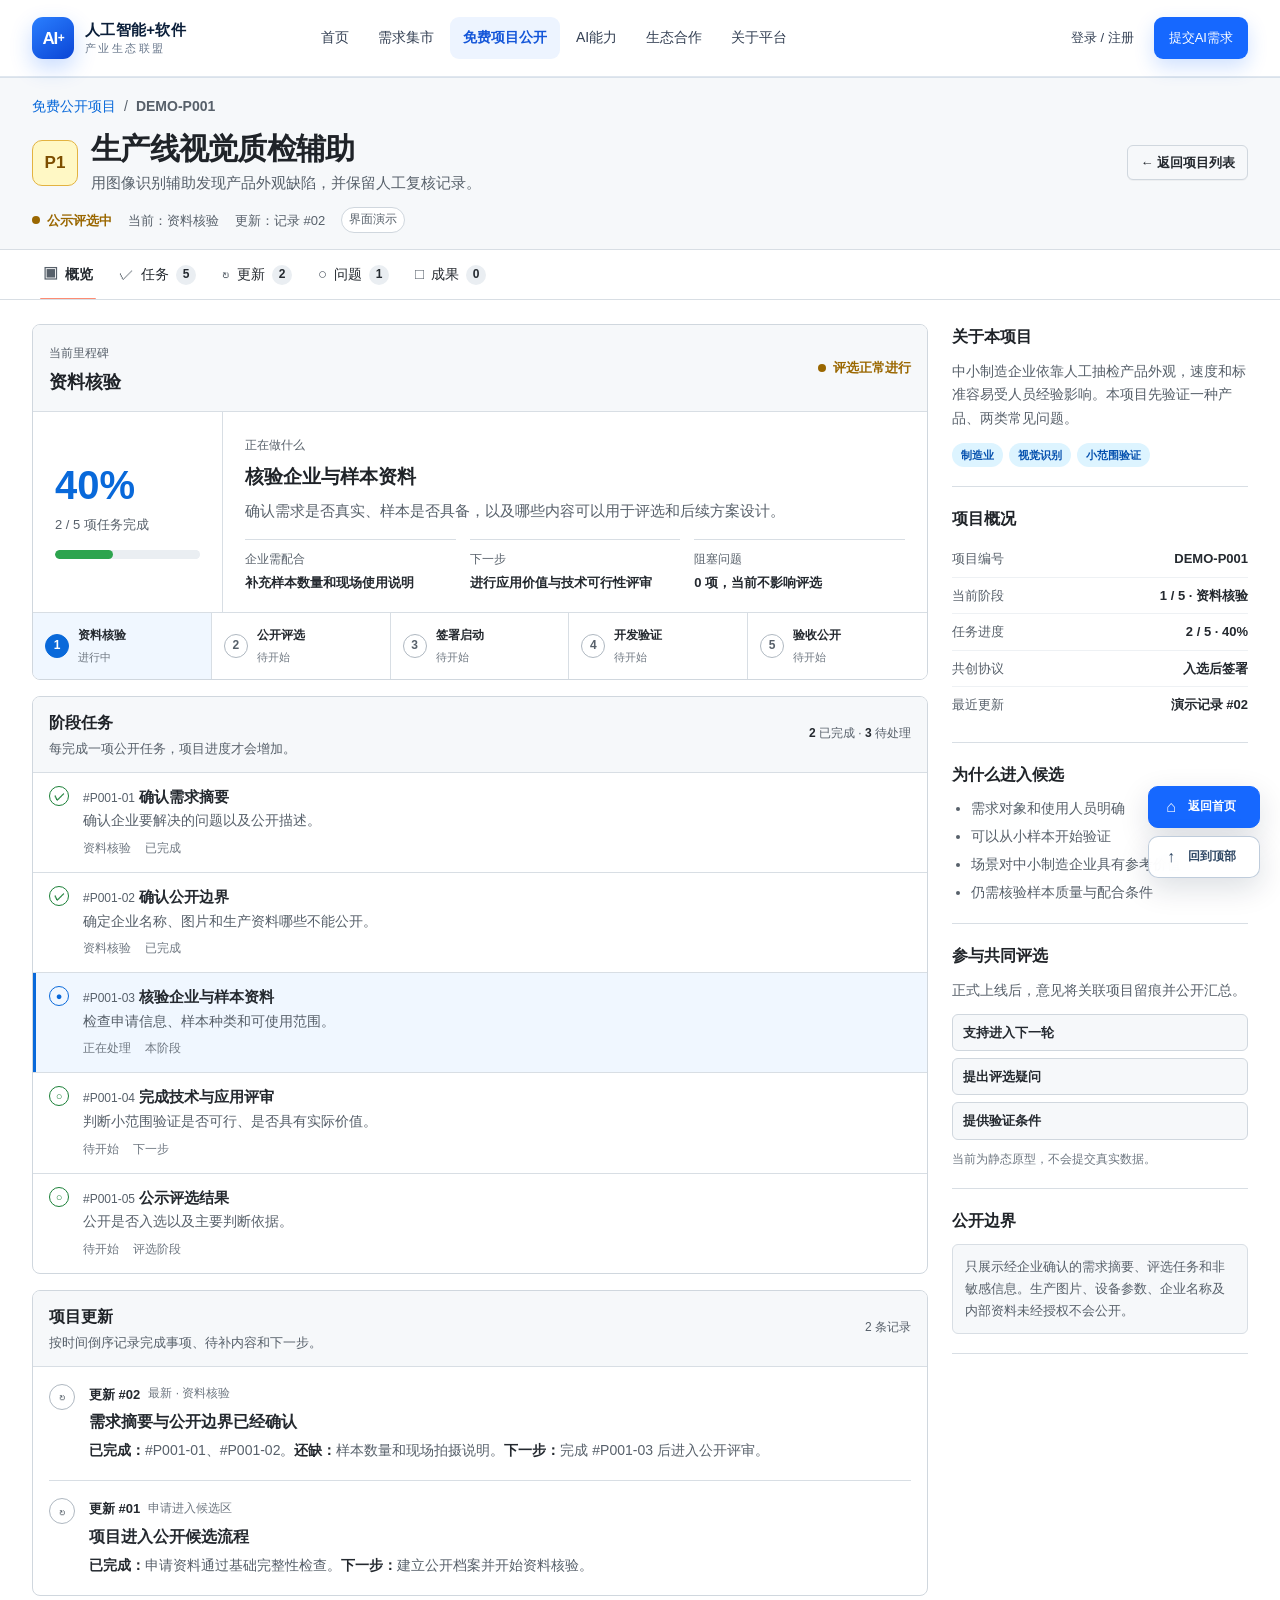
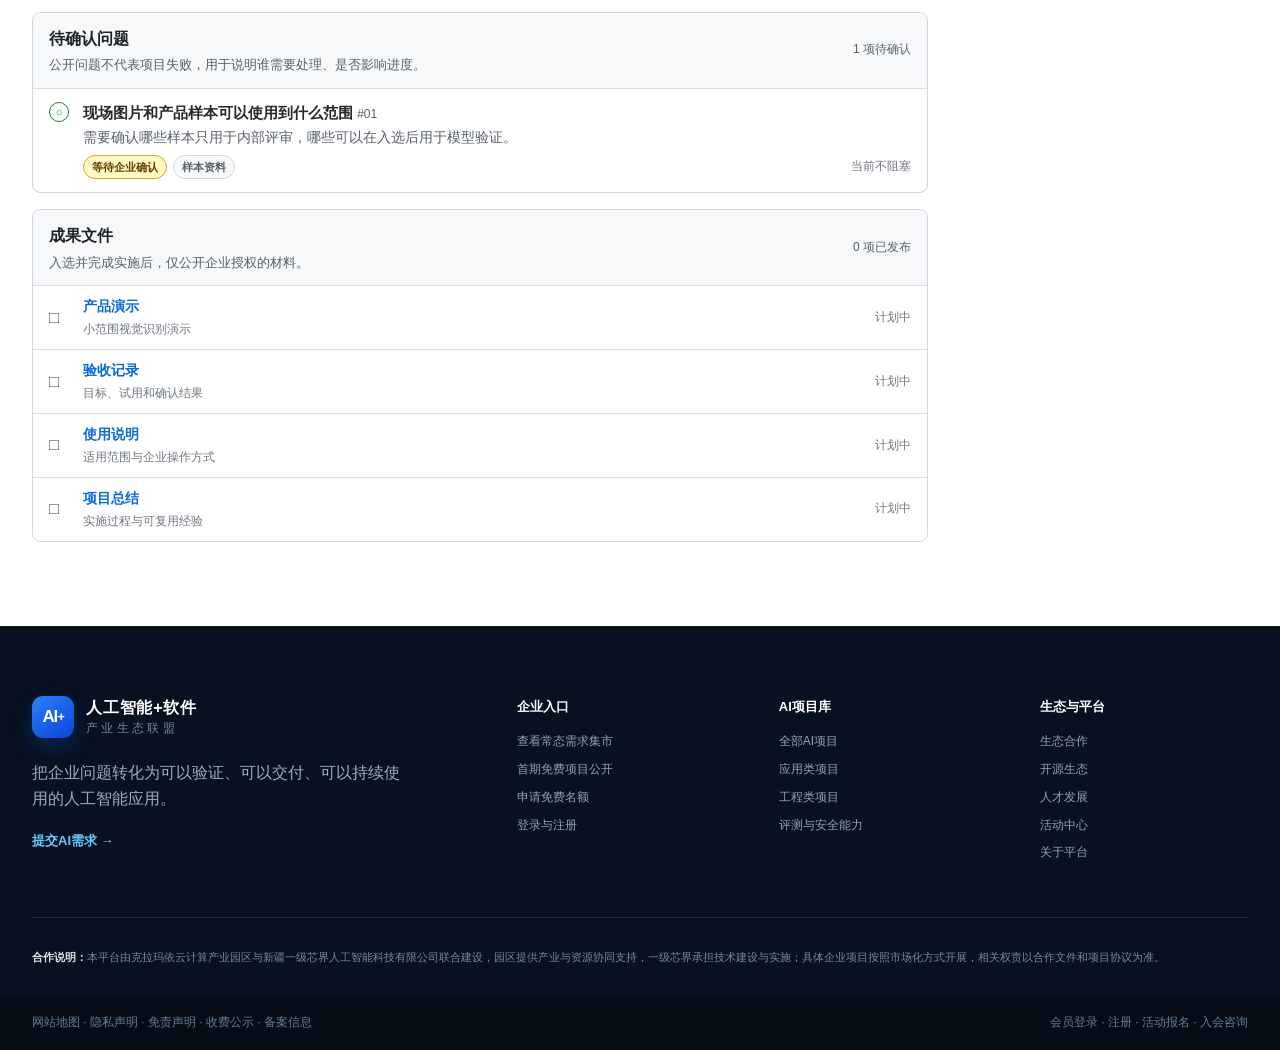
<file: project-p001.html>
<!doctype html>
<html lang="zh-CN">
<head>
  <meta charset="utf-8"><meta name="viewport" content="width=device-width, initial-scale=1">
  <title>生产线视觉质检辅助｜公开项目档案</title>
  <meta name="description" content="生产线视觉质检辅助项目的评选进度、公开任务、更新记录与后续安排">
  <link rel="icon" type="image/svg+xml" href="data:image/svg+xml,%3Csvg xmlns='http://www.w3.org/2000/svg' viewBox='0 0 64 64'%3E%3Crect width='64' height='64' rx='12' fill='%231668ff'/%3E%3Cpath d='M14 43 26 17h8L22 43zm20 0 12-26h7L41 43z' fill='white'/%3E%3C/svg%3E">
  <link rel="stylesheet" href="./assets/styles.css">
</head>
<body data-page="market" class="repo-project-page">
  <div id="siteHeader"></div>
  <main id="main">
    <header class="repo-project-header">
      <div class="page-width">
        <p class="repo-project-path"><a href="./market.html">免费公开项目</a><span>/</span><strong>DEMO-P001</strong></p>
        <div class="repo-project-heading">
          <div class="repo-project-name"><span class="repo-project-mark">P1</span><div><h1>生产线视觉质检辅助</h1><p>用图像识别辅助发现产品外观缺陷，并保留人工复核记录。</p></div></div>
          <a class="repo-project-back" href="./market.html">← 返回项目列表</a>
        </div>
        <div class="repo-project-meta"><span class="repo-project-state is-reviewing"><i aria-hidden="true"></i>公示评选中</span><span>当前：资料核验</span><span>更新：记录 #02</span><span class="repo-demo-tag">界面演示</span></div>
      </div>
    </header>

    <nav class="repo-project-tabs" aria-label="项目内容导航"><div class="page-width">
      <a class="is-active" href="#overview" aria-current="page"><span aria-hidden="true">▣</span>概览</a>
      <a href="#tasks"><span aria-hidden="true">✓</span>任务 <b>5</b></a>
      <a href="#updates"><span aria-hidden="true">↻</span>更新 <b>2</b></a>
      <a href="#issues"><span aria-hidden="true">○</span>问题 <b>1</b></a>
      <a href="#outputs"><span aria-hidden="true">□</span>成果 <b>0</b></a>
    </div></nav>

    <section class="repo-project-workspace"><div class="page-width repo-project-grid">
      <div class="repo-project-main">
        <section id="overview" class="repo-panel repo-progress-panel">
          <div class="repo-panel-head"><div><span>当前里程碑</span><h2>资料核验</h2></div><span class="repo-health is-reviewing"><i aria-hidden="true"></i>评选正常进行</span></div>
          <div class="repo-progress-overview">
            <div class="repo-progress-number"><strong>40%</strong><span>2 / 5 项任务完成</span><progress max="100" value="40">40%</progress></div>
            <div class="repo-current-action"><span>正在做什么</span><h3>核验企业与样本资料</h3><p>确认需求是否真实、样本是否具备，以及哪些内容可以用于评选和后续方案设计。</p><dl><div><dt>企业需配合</dt><dd>补充样本数量和现场使用说明</dd></div><div><dt>下一步</dt><dd>进行应用价值与技术可行性评审</dd></div><div><dt>阻塞问题</dt><dd>0 项，当前不影响评选</dd></div></dl></div>
          </div>
          <ol class="repo-stage-line" aria-label="项目五个阶段">
            <li class="is-current"><b>1</b><span>资料核验<small>进行中</small></span></li>
            <li><b>2</b><span>公开评选<small>待开始</small></span></li>
            <li><b>3</b><span>签署启动<small>待开始</small></span></li>
            <li><b>4</b><span>开发验证<small>待开始</small></span></li>
            <li><b>5</b><span>验收公开<small>待开始</small></span></li>
          </ol>
        </section>

        <section id="tasks" class="repo-panel repo-list-panel">
          <div class="repo-panel-title"><div><h2>阶段任务</h2><p>每完成一项公开任务，项目进度才会增加。</p></div><span><b>2</b> 已完成 · <b>3</b> 待处理</span></div>
          <div class="repo-task-list">
            <article class="is-closed"><span class="repo-task-icon">✓</span><div><h3><small>#P001-01</small> 确认需求摘要</h3><p>确认企业要解决的问题以及公开描述。</p><div><span>资料核验</span><time>已完成</time></div></div></article>
            <article class="is-closed"><span class="repo-task-icon">✓</span><div><h3><small>#P001-02</small> 确认公开边界</h3><p>确定企业名称、图片和生产资料哪些不能公开。</p><div><span>资料核验</span><time>已完成</time></div></div></article>
            <article class="is-open is-active"><span class="repo-task-icon">●</span><div><h3><small>#P001-03</small> 核验企业与样本资料</h3><p>检查申请信息、样本种类和可使用范围。</p><div><span>正在处理</span><time>本阶段</time></div></div></article>
            <article class="is-open"><span class="repo-task-icon">○</span><div><h3><small>#P001-04</small> 完成技术与应用评审</h3><p>判断小范围验证是否可行、是否具有实际价值。</p><div><span>待开始</span><time>下一步</time></div></div></article>
            <article class="is-open"><span class="repo-task-icon">○</span><div><h3><small>#P001-05</small> 公示评选结果</h3><p>公开是否入选以及主要判断依据。</p><div><span>待开始</span><time>评选阶段</time></div></div></article>
          </div>
        </section>

        <section id="updates" class="repo-panel repo-list-panel">
          <div class="repo-panel-title"><div><h2>项目更新</h2><p>按时间倒序记录完成事项、待补内容和下一步。</p></div><span>2 条记录</span></div>
          <div class="repo-activity-list">
            <article><span class="repo-activity-icon">↻</span><div><div class="repo-activity-meta"><b>更新 #02</b><time>最新 · 资料核验</time></div><h3>需求摘要与公开边界已经确认</h3><p><b>已完成：</b>#P001-01、#P001-02。<b>还缺：</b>样本数量和现场拍摄说明。<b>下一步：</b>完成 #P001-03 后进入公开评审。</p></div></article>
            <article><span class="repo-activity-icon">↻</span><div><div class="repo-activity-meta"><b>更新 #01</b><time>申请进入候选区</time></div><h3>项目进入公开候选流程</h3><p><b>已完成：</b>申请资料通过基础完整性检查。<b>下一步：</b>建立公开档案并开始资料核验。</p></div></article>
          </div>
        </section>

        <section id="issues" class="repo-panel repo-list-panel">
          <div class="repo-panel-title"><div><h2>待确认问题</h2><p>公开问题不代表项目失败，用于说明谁需要处理、是否影响进度。</p></div><span>1 项待确认</span></div>
          <div class="repo-issue-list"><article><span class="repo-issue-icon">○</span><div><h3>现场图片和产品样本可以使用到什么范围 <small>#01</small></h3><p>需要确认哪些样本只用于内部评审，哪些可以在入选后用于模型验证。</p><div class="repo-label-row"><span class="is-yellow">等待企业确认</span><span>样本资料</span><em>当前不阻塞</em></div></div></article></div>
        </section>

        <section id="outputs" class="repo-panel repo-files-panel">
          <div class="repo-panel-title"><div><h2>成果文件</h2><p>入选并完成实施后，仅公开企业授权的材料。</p></div><span>0 项已发布</span></div>
          <div class="repo-file-list">
            <div><span class="repo-file-icon">□</span><div><b>产品演示</b><small>小范围视觉识别演示</small></div><em>计划中</em></div>
            <div><span class="repo-file-icon">□</span><div><b>验收记录</b><small>目标、试用和确认结果</small></div><em>计划中</em></div>
            <div><span class="repo-file-icon">□</span><div><b>使用说明</b><small>适用范围与企业操作方式</small></div><em>计划中</em></div>
            <div><span class="repo-file-icon">□</span><div><b>项目总结</b><small>实施过程与可复用经验</small></div><em>计划中</em></div>
          </div>
        </section>
      </div>

      <aside class="repo-project-sidebar" aria-label="项目补充信息">
        <section><h2>关于本项目</h2><p>中小制造企业依靠人工抽检产品外观，速度和标准容易受人员经验影响。本项目先验证一种产品、两类常见问题。</p><div class="repo-topic-list"><span>制造业</span><span>视觉识别</span><span>小范围验证</span></div></section>
        <section class="repo-side-facts"><h2>项目概况</h2><dl><div><dt>项目编号</dt><dd>DEMO-P001</dd></div><div><dt>当前阶段</dt><dd>1 / 5 · 资料核验</dd></div><div><dt>任务进度</dt><dd>2 / 5 · 40%</dd></div><div><dt>共创协议</dt><dd>入选后签署</dd></div><div><dt>最近更新</dt><dd>演示记录 #02</dd></div></dl></section>
        <section><h2>为什么进入候选</h2><ul class="repo-side-list"><li>需求对象和使用人员明确</li><li>可以从小样本开始验证</li><li>场景对中小制造企业具有参考价值</li><li>仍需核验样本质量与配合条件</li></ul></section>
        <section class="repo-review-box" data-community-panel><h2>参与共同评选</h2><p>正式上线后，意见将关联项目留痕并公开汇总。</p><div class="repo-review-actions"><button type="button" data-community-review="support" aria-pressed="false">支持进入下一轮</button><button type="button" data-community-review="question" aria-pressed="false">提出评选疑问</button><button type="button" data-community-review="resource" aria-pressed="false">提供验证条件</button></div><p class="repo-review-status" data-community-status>当前为静态原型，不会提交真实数据。</p></section>
        <section class="repo-boundary"><h2>公开边界</h2><p>只展示经企业确认的需求摘要、评选任务和非敏感信息。生产图片、设备参数、企业名称及内部资料未经授权不会公开。</p></section>
      </aside>
    </div></section>
  </main>
  <div id="siteFooter"></div><script src="./assets/app.js"></script>
</body>
</html>
</file>
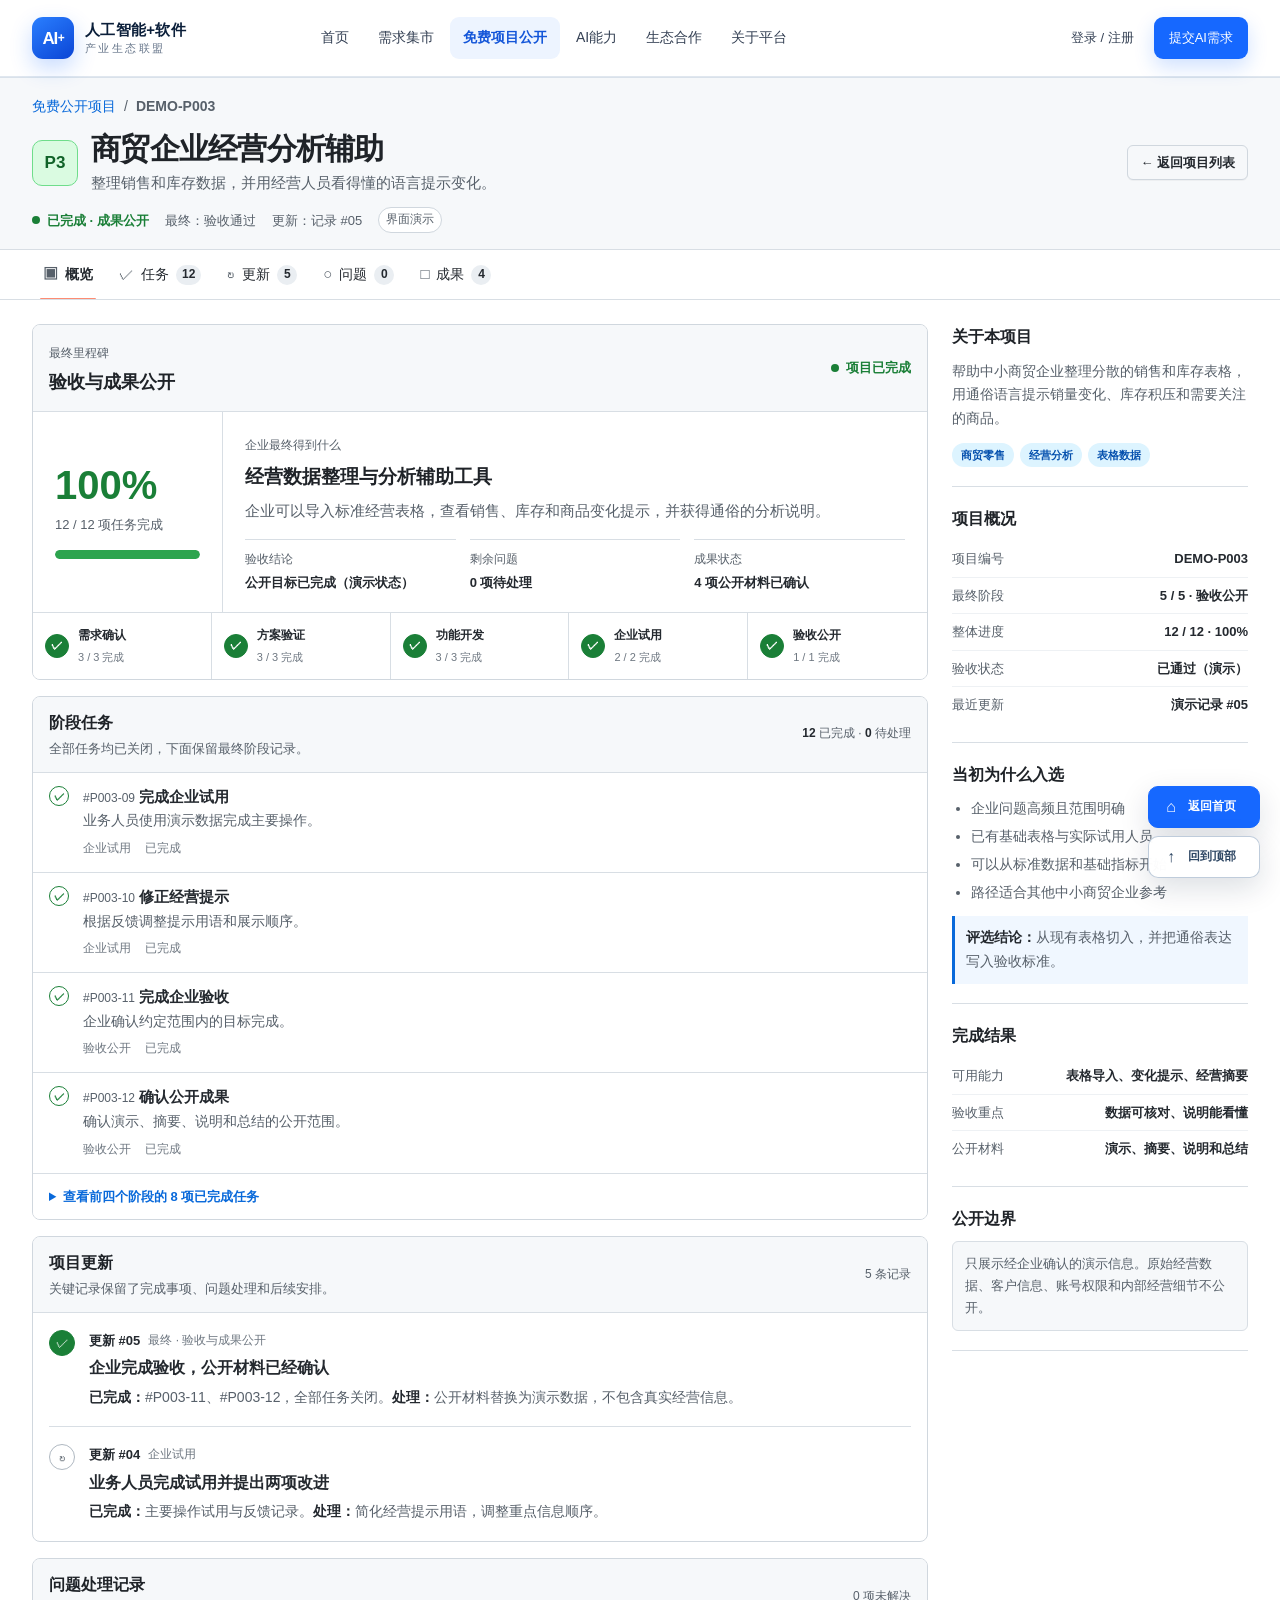
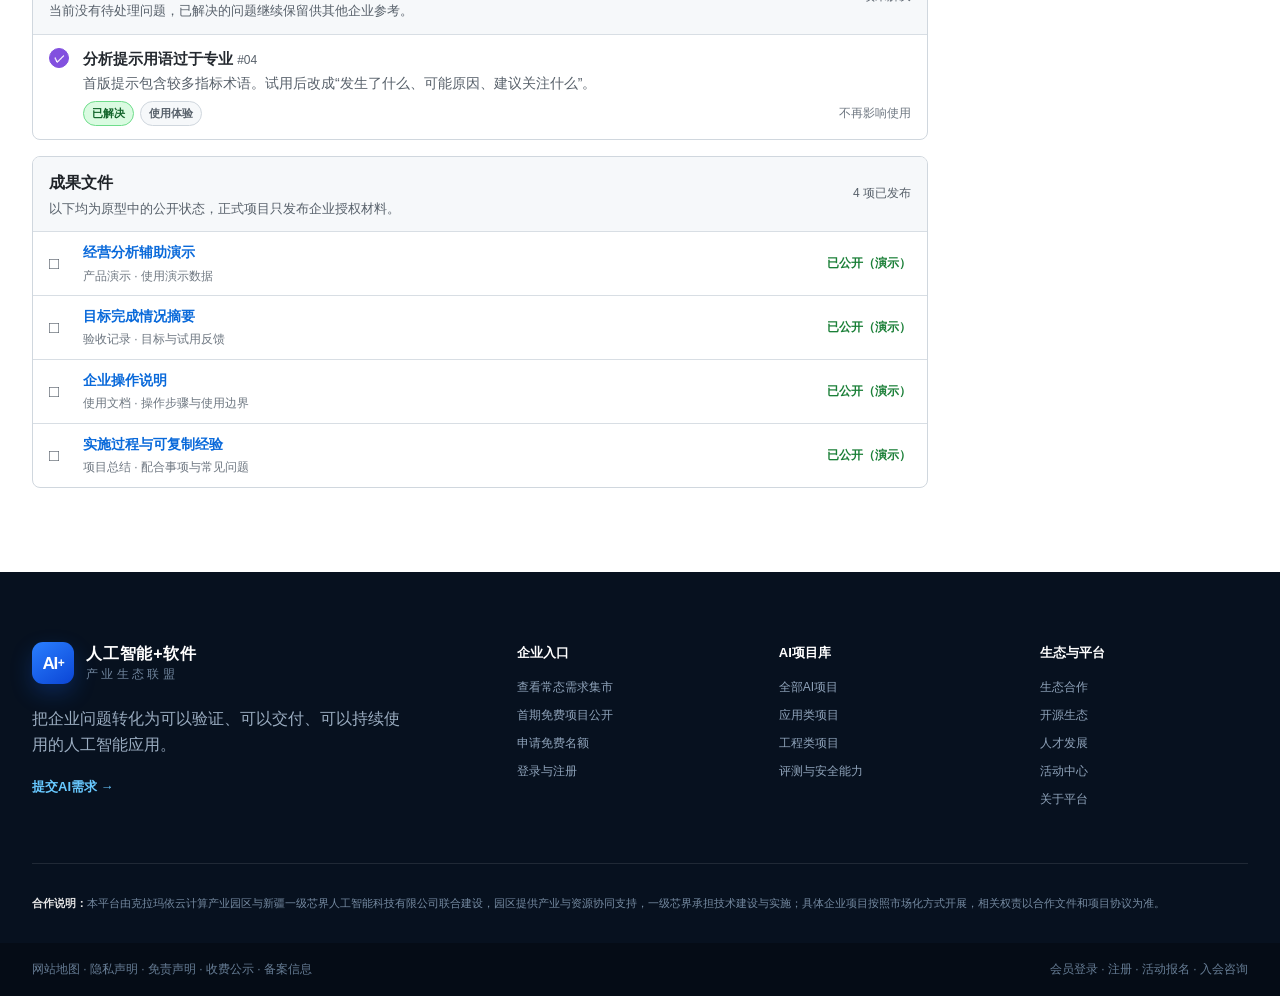
<file: project-p003.html>
<!doctype html>
<html lang="zh-CN">
<head>
  <meta charset="utf-8"><meta name="viewport" content="width=device-width, initial-scale=1">
  <title>商贸企业经营分析辅助｜公开项目档案</title>
  <meta name="description" content="商贸企业经营分析辅助项目的完成进度、任务记录、问题处理与公开成果档案">
  <link rel="icon" type="image/svg+xml" href="data:image/svg+xml,%3Csvg xmlns='http://www.w3.org/2000/svg' viewBox='0 0 64 64'%3E%3Crect width='64' height='64' rx='12' fill='%231668ff'/%3E%3Cpath d='M14 43 26 17h8L22 43zm20 0 12-26h7L41 43z' fill='white'/%3E%3C/svg%3E">
  <link rel="stylesheet" href="./assets/styles.css">
</head>
<body data-page="market" class="repo-project-page">
  <div id="siteHeader"></div>
  <main id="main">
    <header class="repo-project-header">
      <div class="page-width">
        <p class="repo-project-path"><a href="./market.html">免费公开项目</a><span>/</span><strong>DEMO-P003</strong></p>
        <div class="repo-project-heading">
          <div class="repo-project-name"><span class="repo-project-mark is-green">P3</span><div><h1>商贸企业经营分析辅助</h1><p>整理销售和库存数据，并用经营人员看得懂的语言提示变化。</p></div></div>
          <a class="repo-project-back" href="./market.html">← 返回项目列表</a>
        </div>
        <div class="repo-project-meta"><span class="repo-project-state is-complete"><i aria-hidden="true"></i>已完成 · 成果公开</span><span>最终：验收通过</span><span>更新：记录 #05</span><span class="repo-demo-tag">界面演示</span></div>
      </div>
    </header>

    <nav class="repo-project-tabs" aria-label="项目内容导航"><div class="page-width">
      <a class="is-active" href="#overview" aria-current="page"><span aria-hidden="true">▣</span>概览</a>
      <a href="#tasks"><span aria-hidden="true">✓</span>任务 <b>12</b></a>
      <a href="#updates"><span aria-hidden="true">↻</span>更新 <b>5</b></a>
      <a href="#issues"><span aria-hidden="true">○</span>问题 <b>0</b></a>
      <a href="#outputs"><span aria-hidden="true">□</span>成果 <b>4</b></a>
    </div></nav>

    <section class="repo-project-workspace"><div class="page-width repo-project-grid">
      <div class="repo-project-main">
        <section id="overview" class="repo-panel repo-progress-panel">
          <div class="repo-panel-head"><div><span>最终里程碑</span><h2>验收与成果公开</h2></div><span class="repo-health is-complete"><i aria-hidden="true"></i>项目已完成</span></div>
          <div class="repo-progress-overview">
            <div class="repo-progress-number is-complete"><strong>100%</strong><span>12 / 12 项任务完成</span><progress max="100" value="100">100%</progress></div>
            <div class="repo-current-action"><span>企业最终得到什么</span><h3>经营数据整理与分析辅助工具</h3><p>企业可以导入标准经营表格，查看销售、库存和商品变化提示，并获得通俗的分析说明。</p><dl><div><dt>验收结论</dt><dd>公开目标已完成（演示状态）</dd></div><div><dt>剩余问题</dt><dd>0 项待处理</dd></div><div><dt>成果状态</dt><dd>4 项公开材料已确认</dd></div></dl></div>
          </div>
          <ol class="repo-stage-line" aria-label="项目五个阶段">
            <li class="is-complete"><b>✓</b><span>需求确认<small>3 / 3 完成</small></span></li>
            <li class="is-complete"><b>✓</b><span>方案验证<small>3 / 3 完成</small></span></li>
            <li class="is-complete"><b>✓</b><span>功能开发<small>3 / 3 完成</small></span></li>
            <li class="is-complete"><b>✓</b><span>企业试用<small>2 / 2 完成</small></span></li>
            <li class="is-complete"><b>✓</b><span>验收公开<small>1 / 1 完成</small></span></li>
          </ol>
        </section>

        <section id="tasks" class="repo-panel repo-list-panel">
          <div class="repo-panel-title"><div><h2>阶段任务</h2><p>全部任务均已关闭，下面保留最终阶段记录。</p></div><span><b>12</b> 已完成 · <b>0</b> 待处理</span></div>
          <div class="repo-task-list">
            <article class="is-closed"><span class="repo-task-icon">✓</span><div><h3><small>#P003-09</small> 完成企业试用</h3><p>业务人员使用演示数据完成主要操作。</p><div><span>企业试用</span><time>已完成</time></div></div></article>
            <article class="is-closed"><span class="repo-task-icon">✓</span><div><h3><small>#P003-10</small> 修正经营提示</h3><p>根据反馈调整提示用语和展示顺序。</p><div><span>企业试用</span><time>已完成</time></div></div></article>
            <article class="is-closed"><span class="repo-task-icon">✓</span><div><h3><small>#P003-11</small> 完成企业验收</h3><p>企业确认约定范围内的目标完成。</p><div><span>验收公开</span><time>已完成</time></div></div></article>
            <article class="is-closed"><span class="repo-task-icon">✓</span><div><h3><small>#P003-12</small> 确认公开成果</h3><p>确认演示、摘要、说明和总结的公开范围。</p><div><span>验收公开</span><time>已完成</time></div></div></article>
          </div>
          <details class="repo-more-tasks"><summary>查看前四个阶段的 8 项已完成任务</summary><div><p><b>需求确认：</b>3 项完成。</p><p><b>方案验证：</b>3 项完成。</p><p><b>功能开发：</b>2 项完成。</p></div></details>
        </section>

        <section id="updates" class="repo-panel repo-list-panel">
          <div class="repo-panel-title"><div><h2>项目更新</h2><p>关键记录保留了完成事项、问题处理和后续安排。</p></div><span>5 条记录</span></div>
          <div class="repo-activity-list">
            <article><span class="repo-activity-icon is-complete">✓</span><div><div class="repo-activity-meta"><b>更新 #05</b><time>最终 · 验收与成果公开</time></div><h3>企业完成验收，公开材料已经确认</h3><p><b>已完成：</b>#P003-11、#P003-12，全部任务关闭。<b>处理：</b>公开材料替换为演示数据，不包含真实经营信息。</p></div></article>
            <article><span class="repo-activity-icon">↻</span><div><div class="repo-activity-meta"><b>更新 #04</b><time>企业试用</time></div><h3>业务人员完成试用并提出两项改进</h3><p><b>已完成：</b>主要操作试用与反馈记录。<b>处理：</b>简化经营提示用语，调整重点信息顺序。</p></div></article>
          </div>
        </section>

        <section id="issues" class="repo-panel repo-list-panel">
          <div class="repo-panel-title"><div><h2>问题处理记录</h2><p>当前没有待处理问题，已解决的问题继续保留供其他企业参考。</p></div><span>0 项未解决</span></div>
          <div class="repo-issue-list"><article class="is-closed"><span class="repo-issue-icon">✓</span><div><h3>分析提示用语过于专业 <small>#04</small></h3><p>首版提示包含较多指标术语。试用后改成“发生了什么、可能原因、建议关注什么”。</p><div class="repo-label-row"><span class="is-green">已解决</span><span>使用体验</span><em>不再影响使用</em></div></div></article></div>
        </section>

        <section id="outputs" class="repo-panel repo-files-panel">
          <div class="repo-panel-title"><div><h2>成果文件</h2><p>以下均为原型中的公开状态，正式项目只发布企业授权材料。</p></div><span>4 项已发布</span></div>
          <div class="repo-file-list">
            <div class="is-ready"><span class="repo-file-icon">□</span><div><b>经营分析辅助演示</b><small>产品演示 · 使用演示数据</small></div><em>已公开（演示）</em></div>
            <div class="is-ready"><span class="repo-file-icon">□</span><div><b>目标完成情况摘要</b><small>验收记录 · 目标与试用反馈</small></div><em>已公开（演示）</em></div>
            <div class="is-ready"><span class="repo-file-icon">□</span><div><b>企业操作说明</b><small>使用文档 · 操作步骤与使用边界</small></div><em>已公开（演示）</em></div>
            <div class="is-ready"><span class="repo-file-icon">□</span><div><b>实施过程与可复制经验</b><small>项目总结 · 配合事项与常见问题</small></div><em>已公开（演示）</em></div>
          </div>
        </section>
      </div>

      <aside class="repo-project-sidebar" aria-label="项目补充信息">
        <section><h2>关于本项目</h2><p>帮助中小商贸企业整理分散的销售和库存表格，用通俗语言提示销量变化、库存积压和需要关注的商品。</p><div class="repo-topic-list"><span>商贸零售</span><span>经营分析</span><span>表格数据</span></div></section>
        <section class="repo-side-facts"><h2>项目概况</h2><dl><div><dt>项目编号</dt><dd>DEMO-P003</dd></div><div><dt>最终阶段</dt><dd>5 / 5 · 验收公开</dd></div><div><dt>整体进度</dt><dd>12 / 12 · 100%</dd></div><div><dt>验收状态</dt><dd>已通过（演示）</dd></div><div><dt>最近更新</dt><dd>演示记录 #05</dd></div></dl></section>
        <section><h2>当初为什么入选</h2><ul class="repo-side-list"><li>企业问题高频且范围明确</li><li>已有基础表格与实际试用人员</li><li>可以从标准数据和基础指标开始</li><li>路径适合其他中小商贸企业参考</li></ul><p class="repo-side-result"><b>评选结论：</b>从现有表格切入，并把通俗表达写入验收标准。</p></section>
        <section class="repo-side-facts"><h2>完成结果</h2><dl><div><dt>可用能力</dt><dd>表格导入、变化提示、经营摘要</dd></div><div><dt>验收重点</dt><dd>数据可核对、说明能看懂</dd></div><div><dt>公开材料</dt><dd>演示、摘要、说明和总结</dd></div></dl></section>
        <section class="repo-boundary"><h2>公开边界</h2><p>只展示经企业确认的演示信息。原始经营数据、客户信息、账号权限和内部经营细节不公开。</p></section>
      </aside>
    </div></section>
  </main>
  <div id="siteFooter"></div><script src="./assets/app.js"></script>
</body>
</html>
</file>
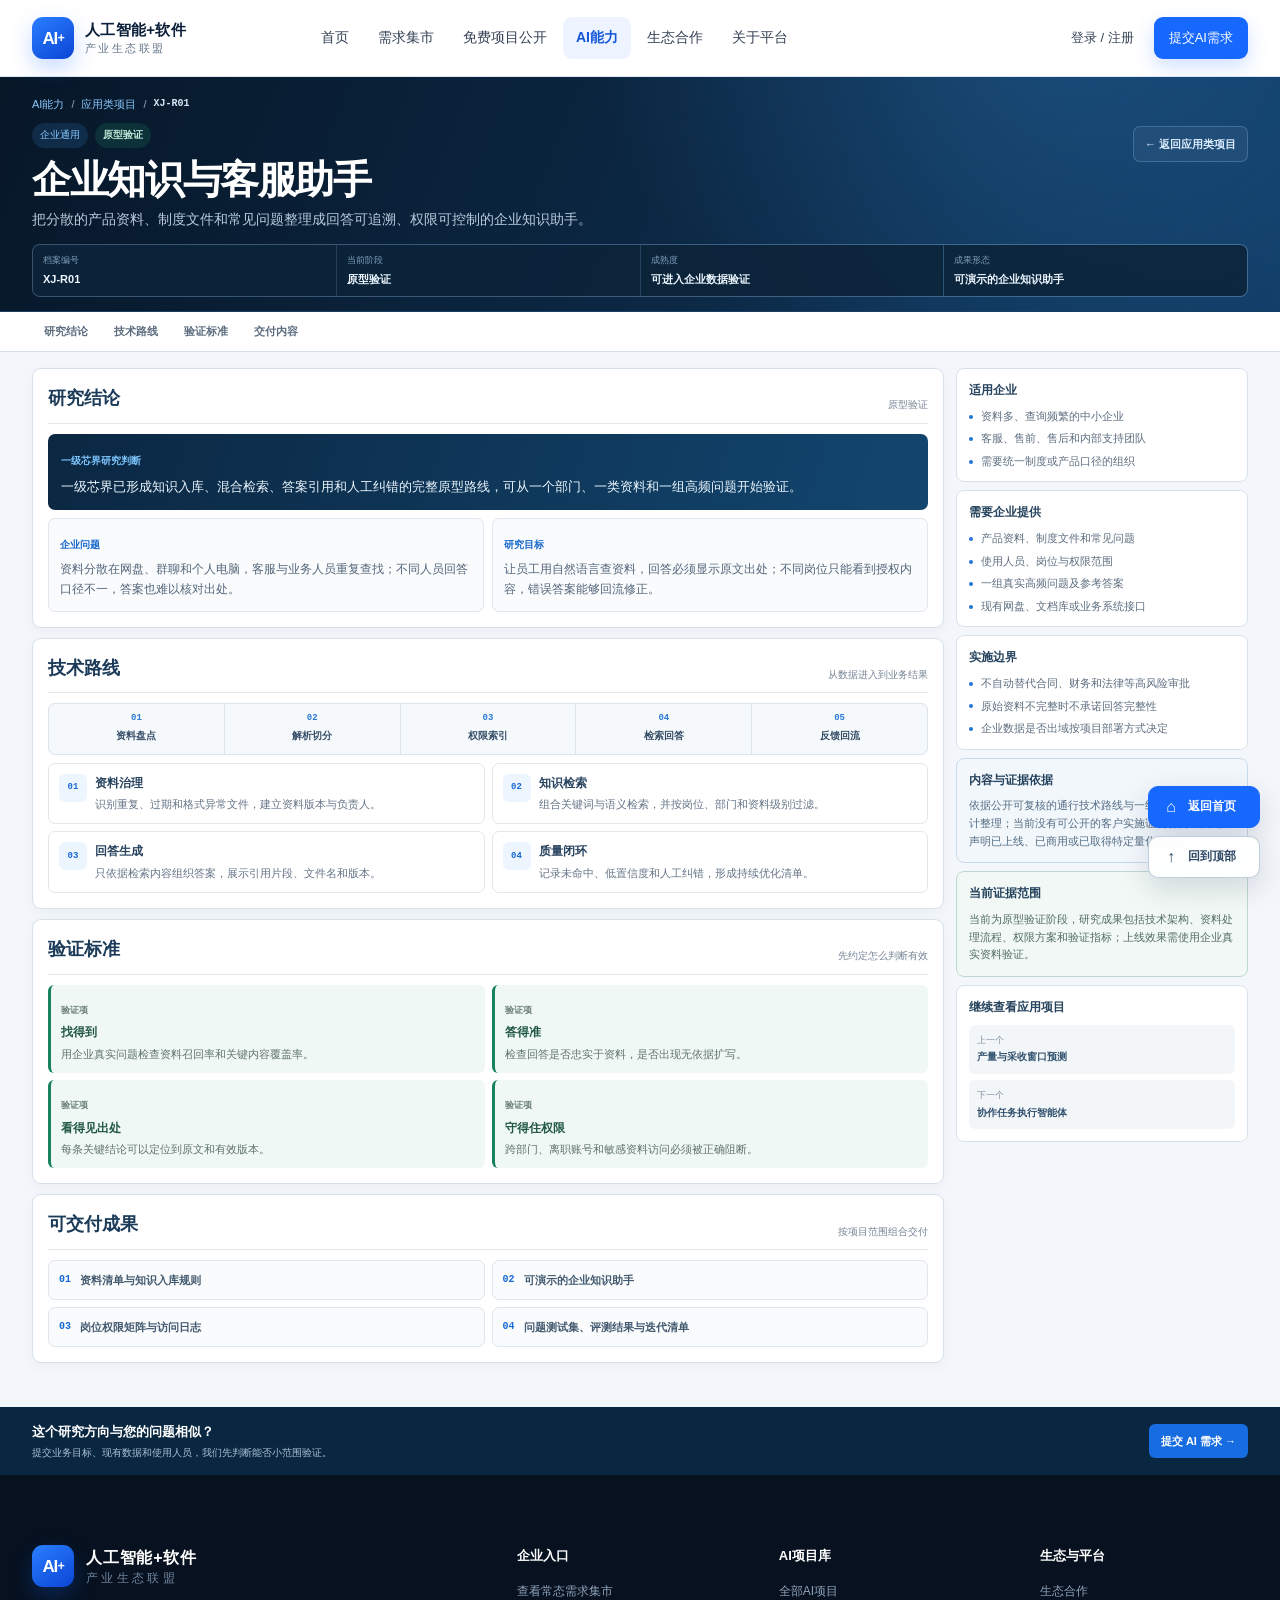
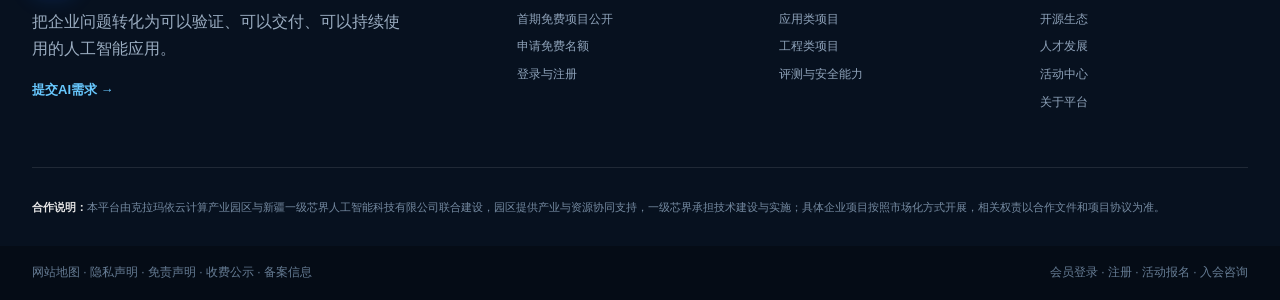
<file: research-detail.html>
<!doctype html>
<html lang="zh-CN">
<head>
  <meta charset="utf-8">
  <meta name="viewport" content="width=device-width, initial-scale=1">
  <title>AI研究项目档案｜一级芯界</title>
  <meta name="description" content="一级芯界人工智能研究项目的业务问题、技术路线、验证标准与可交付成果。">
  <link rel="icon" type="image/svg+xml" href="data:image/svg+xml,%3Csvg xmlns='http://www.w3.org/2000/svg' viewBox='0 0 64 64'%3E%3Crect width='64' height='64' rx='12' fill='%231668ff'/%3E%3Cpath d='M14 43 26 17h8L22 43zm20 0 12-26h7L41 43z' fill='white'/%3E%3C/svg%3E">
  <link rel="stylesheet" href="./assets/styles.css?v=capability-hub3">
</head>
<body data-page="empowerment" class="research-detail-page">
  <div id="siteHeader"></div>

  <main id="main">
    <div class="research-record-shell" data-research-detail>
      <header class="research-record-header">
        <div class="page-width">
          <p class="research-record-path"><a href="./empowerment.html?kind=application#research-projects">AI能力</a><span>/</span><a href="./empowerment.html?kind=application#research-projects">应用类项目</a><span>/</span><strong data-project-code>读取中</strong></p>
          <div class="research-record-heading">
            <div>
              <div class="research-record-meta"><span data-project-category>研究项目</span><b data-project-stage>读取中</b></div>
              <h1 data-project-title>正在读取项目档案</h1>
              <p data-project-summary>请稍候。</p>
            </div>
            <a class="research-record-back" href="./empowerment.html?kind=application#research-projects">← 返回应用类项目</a>
          </div>
          <div class="research-record-facts" data-project-facts></div>
        </div>
      </header>

      <nav class="research-record-tabs" aria-label="研究档案导航"><div class="page-width">
        <a href="#overview">研究结论</a>
        <a href="#route">技术路线</a>
        <a href="#validation">验证标准</a>
        <a href="#delivery">交付内容</a>
      </div></nav>

      <section class="research-record-workspace"><div class="page-width research-record-grid">
        <div class="research-record-main">
          <section class="research-record-panel research-overview-panel" id="overview">
            <div class="research-panel-title"><h2>研究结论</h2><span data-project-stage-inline></span></div>
            <div class="research-conclusion" data-project-conclusion></div>
            <div class="research-problem-grid">
              <article><span>企业问题</span><p data-project-problem></p></article>
              <article><span>研究目标</span><p data-project-objective></p></article>
            </div>
          </section>

          <section class="research-record-panel" id="route">
            <div class="research-panel-title"><h2>技术路线</h2><span>从数据进入到业务结果</span></div>
            <ol class="research-route-line" data-project-route></ol>
            <div class="research-module-list" data-project-modules></div>
          </section>

          <section class="research-record-panel" id="validation">
            <div class="research-panel-title"><h2>验证标准</h2><span>先约定怎么判断有效</span></div>
            <div class="research-validation-list" data-project-validation></div>
          </section>

          <section class="research-record-panel" id="delivery">
            <div class="research-panel-title"><h2>可交付成果</h2><span>按项目范围组合交付</span></div>
            <div class="research-delivery-list" data-project-deliverables></div>
          </section>
        </div>

        <aside class="research-record-sidebar" aria-label="项目补充信息">
          <section><h2>适用企业</h2><ul data-project-applies></ul></section>
          <section><h2>需要企业提供</h2><ul data-project-inputs></ul></section>
          <section><h2>实施边界</h2><ul data-project-boundaries></ul></section>
          <section class="research-basis"><h2>内容与证据依据</h2><p data-project-basis></p></section>
          <section class="research-evidence"><h2>当前证据范围</h2><p data-project-evidence></p></section>
          <section class="research-next-record"><h2>继续查看应用项目</h2><div data-project-neighbours></div></section>
        </aside>
      </div></section>

      <section class="research-record-action"><div class="page-width"><div><b>这个研究方向与您的问题相似？</b><span>提交业务目标、现有数据和使用人员，我们先判断能否小范围验证。</span></div><a href="./apply.html">提交 AI 需求 →</a></div></section>
    </div>

    <section class="research-not-found" data-research-not-found hidden><div class="page-width"><h1>没有找到该应用项目</h1><p>项目编号可能已经调整，请返回应用类项目重新选择。</p><a href="./empowerment.html?kind=application#research-projects">返回应用类项目</a></div></section>
  </main>

  <div id="siteFooter"></div>
  <script src="./assets/app.js?v=capability-hub3"></script>
  <script src="./assets/research-projects.js?v=capability-hub3"></script>
</body>
</html>
</file>
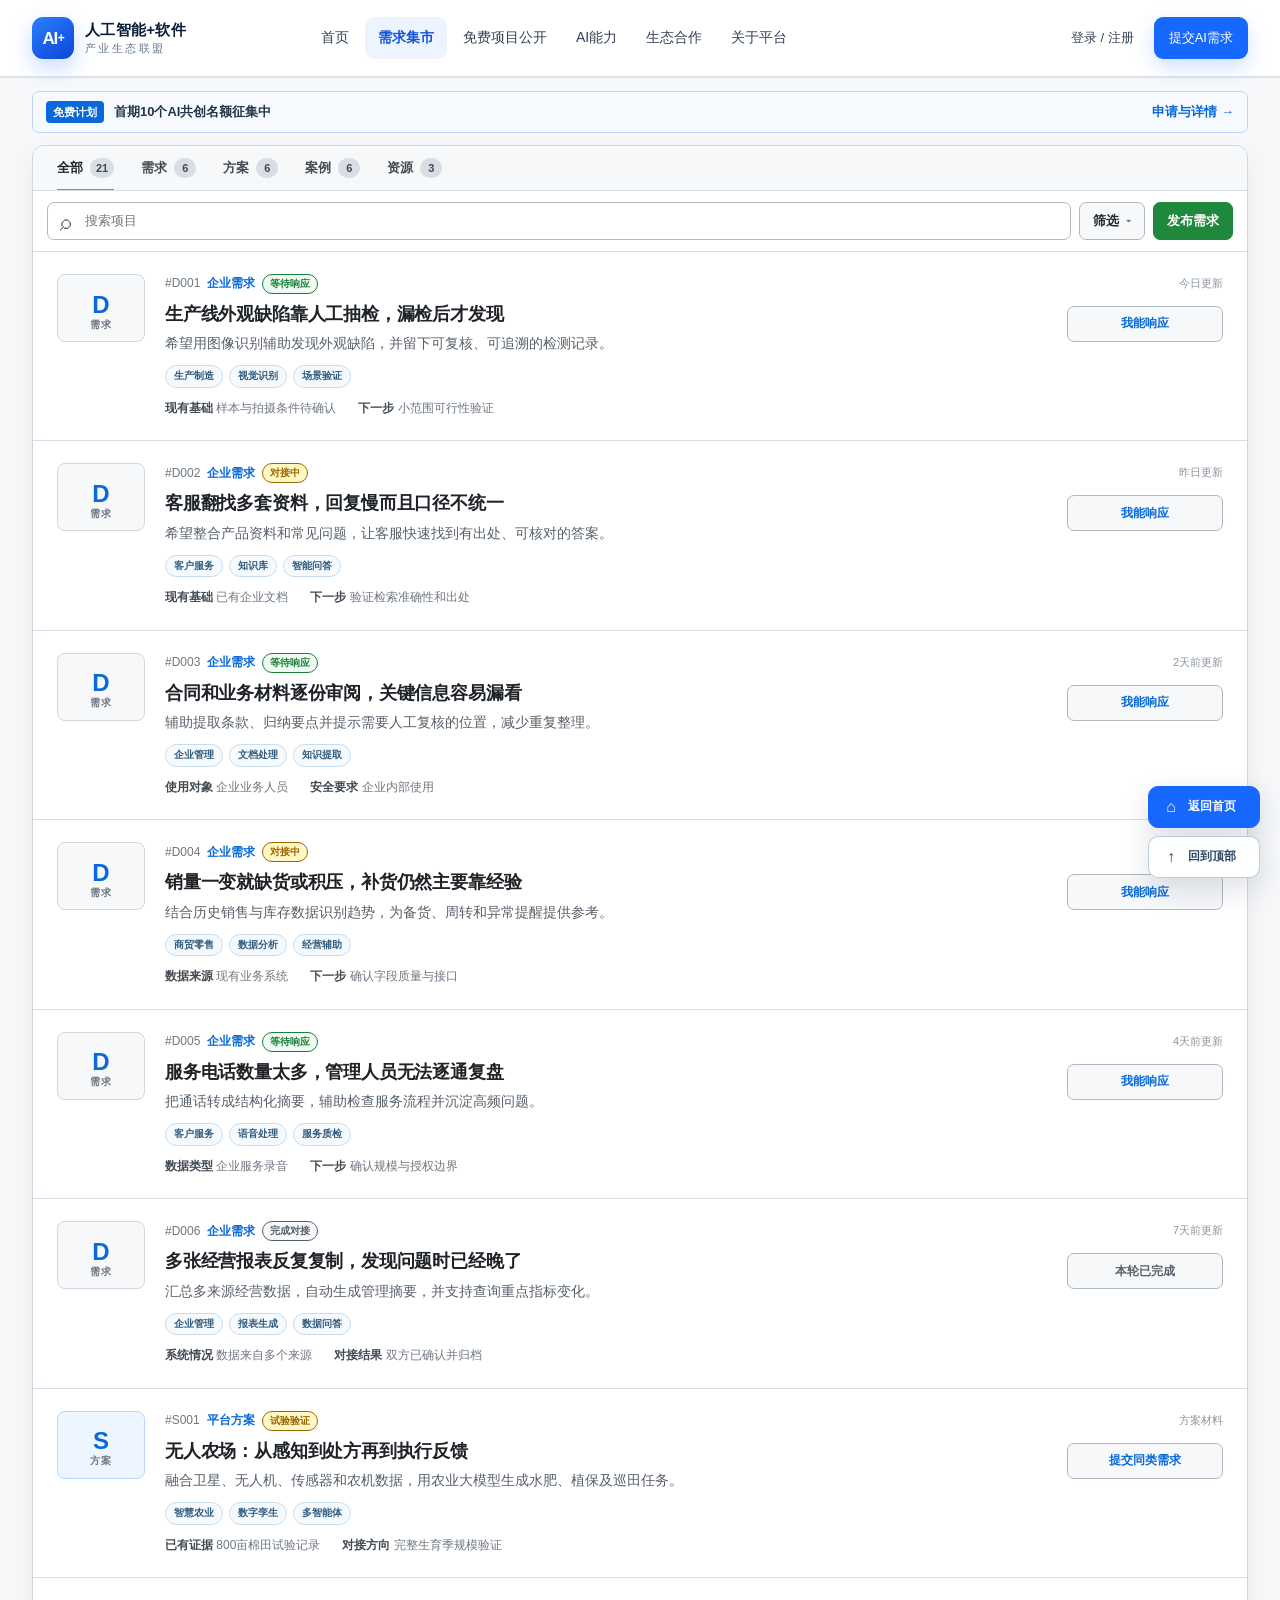
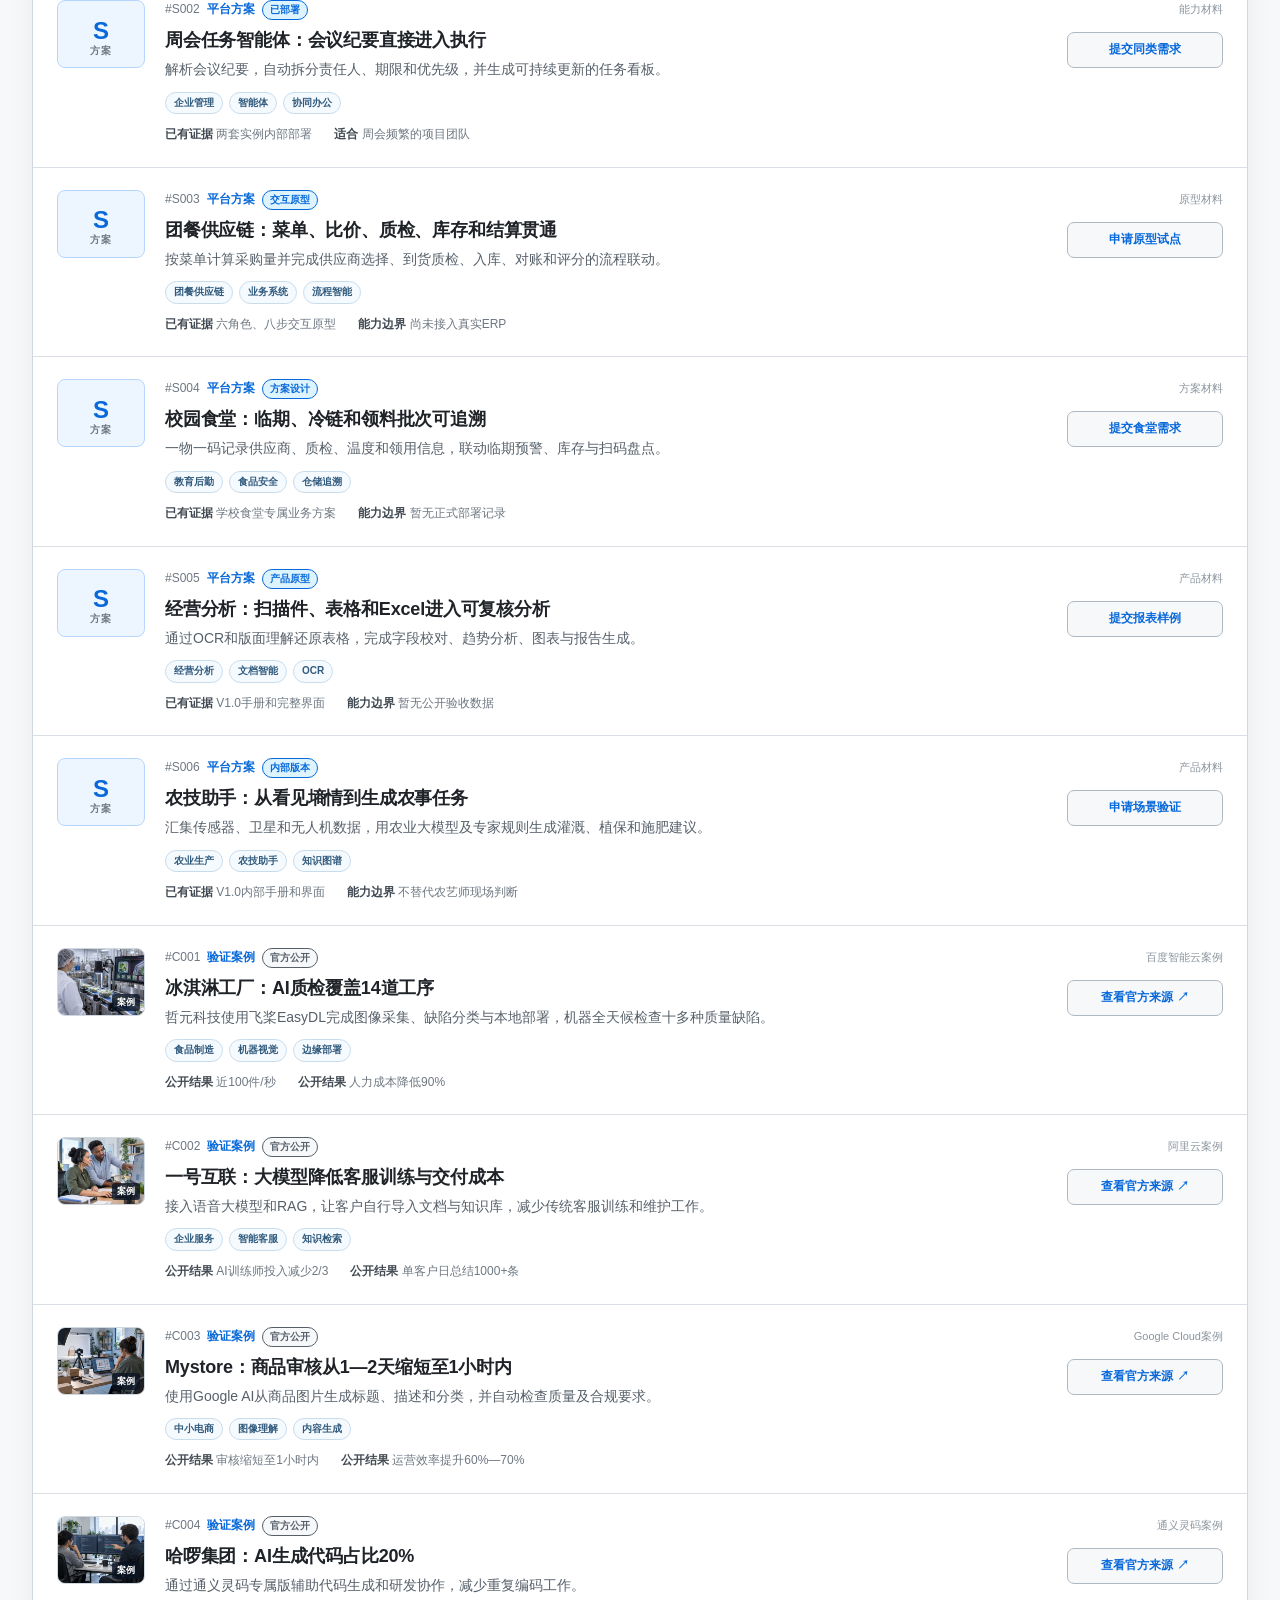
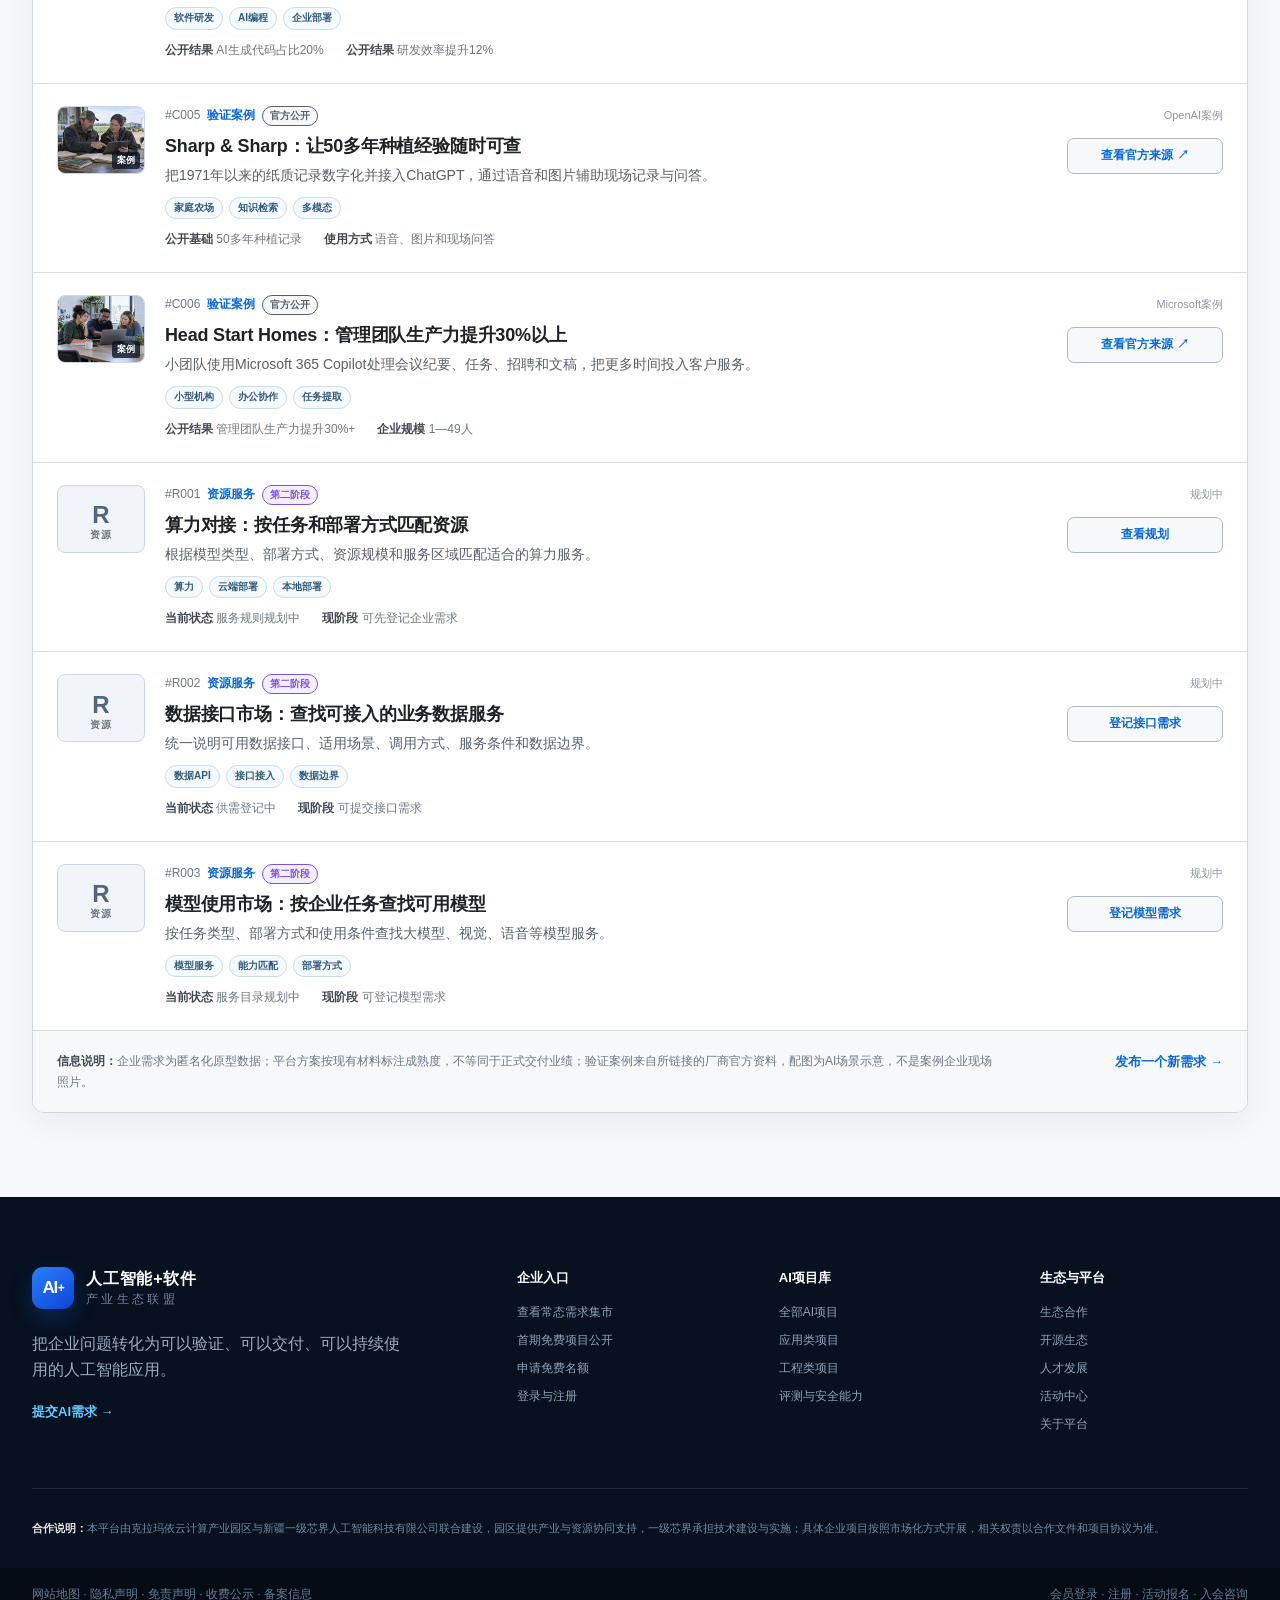
<file: supply.html>
<!doctype html>
<html lang="zh-CN">
<head>
  <meta charset="utf-8"><meta name="viewport" content="width=device-width, initial-scale=1">
  <title>人工智能项目集市｜人工智能+软件产业生态联盟</title>
  <meta name="description" content="面向全国中小企业的常态化人工智能项目集市，统一汇集企业需求、平台方案、真实案例与AI资源服务。">
  <link rel="icon" type="image/svg+xml" href="data:image/svg+xml,%3Csvg xmlns='http://www.w3.org/2000/svg' viewBox='0 0 64 64'%3E%3Crect width='64' height='64' rx='12' fill='%231668ff'/%3E%3Cpath d='M14 43 26 17h8L22 43zm20 0 12-26h7L41 43z' fill='white'/%3E%3C/svg%3E">
  <link rel="stylesheet" href="./assets/styles.css">
</head>
<body data-page="supply">
  <div id="siteHeader"></div>
  <main id="main">
    <section class="unified-market-section" id="hall">
      <div class="page-width">
        <div class="market-program-notice" id="free-program">
          <b>免费计划</b><span>首期10个AI共创名额征集中</span><a href="./market.html">申请与详情 →</a>
        </div>

        <div class="market-repository" aria-labelledby="marketTitle">
          <h1 class="sr-only" id="marketTitle">人工智能项目集市</h1>

          <div class="market-type-tabs" role="group" aria-label="按项目类型筛选">
            <button class="is-active" type="button" data-market-type-filter="all"><span>全部</span><b>21</b></button>
            <button type="button" data-market-type-filter="demand"><span>需求</span><b>6</b></button>
            <button type="button" data-market-type-filter="solution"><span>方案</span><b>6</b></button>
            <button type="button" data-market-type-filter="case"><span>案例</span><b>6</b></button>
            <button type="button" data-market-type-filter="resource"><span>资源</span><b>3</b></button>
          </div>

          <div class="market-compact-toolbar">
            <label class="market-unified-search"><span class="sr-only">搜索项目</span><input type="search" data-market-search placeholder="搜索项目" aria-label="搜索业务问题、行业、AI能力或项目编号"></label>
            <details class="market-filter-menu">
              <summary>筛选</summary>
              <div class="market-filter-popover">
                <label><span>状态</span><select data-market-status-filter aria-label="筛选状态"><option value="all">全部状态</option><option value="open">等待对接</option><option value="active">对接或验证中</option><option value="reference">可直接参考</option><option value="completed">已完成或已落地</option><option value="planned">规划中</option></select></label>
                <label><span>行业</span><select data-market-industry-filter aria-label="筛选行业"><option value="all">全部行业</option><option value="manufacturing">生产制造</option><option value="service">客户与企业服务</option><option value="commerce">商贸与供应链</option><option value="management">企业管理</option><option value="agriculture">农业</option><option value="education">教育后勤</option><option value="software">软件研发</option><option value="infrastructure">AI基础资源</option></select></label>
                <label><span>排序</span><select data-market-sort aria-label="项目排序"><option value="recommended">推荐排序</option><option value="type">按项目类型</option><option value="status">按状态</option><option value="title">按标题</option></select></label>
                <button type="button" data-market-clear>清除筛选</button>
              </div>
            </details>
            <a class="market-new-demand" href="./apply.html">发布需求</a>
          </div>

          <div class="market-selection-notice" data-market-selection hidden>已选 0 条待响应需求</div>

          <div class="market-repo-list" data-market-list aria-live="polite">
            <article class="market-repo-item" data-market-item data-market-type="demand" data-market-status="open" data-market-industry="manufacturing" data-market-order="1" data-market-title="生产线外观缺陷靠人工抽检，漏检后才发现" data-market-search="D001 生产制造 视觉质检 缺陷识别 图像 场景验证">
              <div class="market-item-visual is-demand" aria-hidden="true"><b>D</b><span>需求</span></div>
              <div class="market-item-content"><div class="market-item-kicker"><span>#D001</span><b>企业需求</b><em class="is-open">等待响应</em></div><h3>生产线外观缺陷靠人工抽检，漏检后才发现</h3><p>希望用图像识别辅助发现外观缺陷，并留下可复核、可追溯的检测记录。</p><div class="market-item-labels"><span>生产制造</span><span>视觉识别</span><span>场景验证</span></div><div class="market-item-meta"><span><b>现有基础</b> 样本与拍摄条件待确认</span><span><b>下一步</b> 小范围可行性验证</span></div></div>
              <div class="market-item-action"><small>今日更新</small><button type="button" data-market-select aria-pressed="false">我能响应</button></div>
            </article>

            <article class="market-repo-item" data-market-item data-market-type="demand" data-market-status="active" data-market-industry="service" data-market-order="2" data-market-title="客服翻找多套资料，回复慢而且口径不统一" data-market-search="D002 客户服务 企业知识库 智能问答 客服 RAG">
              <div class="market-item-visual is-demand" aria-hidden="true"><b>D</b><span>需求</span></div>
              <div class="market-item-content"><div class="market-item-kicker"><span>#D002</span><b>企业需求</b><em class="is-active">对接中</em></div><h3>客服翻找多套资料，回复慢而且口径不统一</h3><p>希望整合产品资料和常见问题，让客服快速找到有出处、可核对的答案。</p><div class="market-item-labels"><span>客户服务</span><span>知识库</span><span>智能问答</span></div><div class="market-item-meta"><span><b>现有基础</b> 已有企业文档</span><span><b>下一步</b> 验证检索准确性和出处</span></div></div>
              <div class="market-item-action"><small>昨日更新</small><button type="button" data-market-select aria-pressed="false">我能响应</button></div>
            </article>

            <article class="market-repo-item" data-market-item data-market-type="demand" data-market-status="open" data-market-industry="management" data-market-order="3" data-market-title="合同和业务材料逐份审阅，关键信息容易漏看" data-market-search="D003 企业管理 合同 文档 审核 条款 知识提取">
              <div class="market-item-visual is-demand" aria-hidden="true"><b>D</b><span>需求</span></div>
              <div class="market-item-content"><div class="market-item-kicker"><span>#D003</span><b>企业需求</b><em class="is-open">等待响应</em></div><h3>合同和业务材料逐份审阅，关键信息容易漏看</h3><p>辅助提取条款、归纳要点并提示需要人工复核的位置，减少重复整理。</p><div class="market-item-labels"><span>企业管理</span><span>文档处理</span><span>知识提取</span></div><div class="market-item-meta"><span><b>使用对象</b> 企业业务人员</span><span><b>安全要求</b> 企业内部使用</span></div></div>
              <div class="market-item-action"><small>2天前更新</small><button type="button" data-market-select aria-pressed="false">我能响应</button></div>
            </article>

            <article class="market-repo-item" data-market-item data-market-type="demand" data-market-status="active" data-market-industry="commerce" data-market-order="4" data-market-title="销量一变就缺货或积压，补货仍然主要靠经验" data-market-search="D004 商贸零售 销售预测 库存 补货 数据分析">
              <div class="market-item-visual is-demand" aria-hidden="true"><b>D</b><span>需求</span></div>
              <div class="market-item-content"><div class="market-item-kicker"><span>#D004</span><b>企业需求</b><em class="is-active">对接中</em></div><h3>销量一变就缺货或积压，补货仍然主要靠经验</h3><p>结合历史销售与库存数据识别趋势，为备货、周转和异常提醒提供参考。</p><div class="market-item-labels"><span>商贸零售</span><span>数据分析</span><span>经营辅助</span></div><div class="market-item-meta"><span><b>数据来源</b> 现有业务系统</span><span><b>下一步</b> 确认字段质量与接口</span></div></div>
              <div class="market-item-action"><small>3天前更新</small><button type="button" data-market-select aria-pressed="false">我能响应</button></div>
            </article>

            <article class="market-repo-item" data-market-item data-market-type="demand" data-market-status="open" data-market-industry="service" data-market-order="5" data-market-title="服务电话数量太多，管理人员无法逐通复盘" data-market-search="D005 客户服务 通话 录音 摘要 语音处理 服务质检">
              <div class="market-item-visual is-demand" aria-hidden="true"><b>D</b><span>需求</span></div>
              <div class="market-item-content"><div class="market-item-kicker"><span>#D005</span><b>企业需求</b><em class="is-open">等待响应</em></div><h3>服务电话数量太多，管理人员无法逐通复盘</h3><p>把通话转成结构化摘要，辅助检查服务流程并沉淀高频问题。</p><div class="market-item-labels"><span>客户服务</span><span>语音处理</span><span>服务质检</span></div><div class="market-item-meta"><span><b>数据类型</b> 企业服务录音</span><span><b>下一步</b> 确认规模与授权边界</span></div></div>
              <div class="market-item-action"><small>4天前更新</small><button type="button" data-market-select aria-pressed="false">我能响应</button></div>
            </article>

            <article class="market-repo-item" data-market-item data-market-type="demand" data-market-status="completed" data-market-industry="management" data-market-order="6" data-market-title="多张经营报表反复复制，发现问题时已经晚了" data-market-search="D006 企业管理 报表 经营分析 自动生成 数据问答">
              <div class="market-item-visual is-demand" aria-hidden="true"><b>D</b><span>需求</span></div>
              <div class="market-item-content"><div class="market-item-kicker"><span>#D006</span><b>企业需求</b><em class="is-completed">完成对接</em></div><h3>多张经营报表反复复制，发现问题时已经晚了</h3><p>汇总多来源经营数据，自动生成管理摘要，并支持查询重点指标变化。</p><div class="market-item-labels"><span>企业管理</span><span>报表生成</span><span>数据问答</span></div><div class="market-item-meta"><span><b>系统情况</b> 数据来自多个来源</span><span><b>对接结果</b> 双方已确认并归档</span></div></div>
              <div class="market-item-action"><small>7天前更新</small><span class="market-static-action">本轮已完成</span></div>
            </article>

            <article class="market-repo-item" id="project-market" data-market-item data-market-type="solution" data-market-status="active" data-market-industry="agriculture" data-market-order="7" data-market-title="无人农场：从感知到处方再到执行反馈" data-market-search="S001 智慧农业 无人农场 数字孪生 多智能体 水肥 植保">
              <div class="market-item-visual is-solution" aria-hidden="true"><b>S</b><span>方案</span></div>
              <div class="market-item-content"><div class="market-item-kicker"><span>#S001</span><b>平台方案</b><em class="is-active">试验验证</em></div><h3>无人农场：从感知到处方再到执行反馈</h3><p>融合卫星、无人机、传感器和农机数据，用农业大模型生成水肥、植保及巡田任务。</p><div class="market-item-labels"><span>智慧农业</span><span>数字孪生</span><span>多智能体</span></div><div class="market-item-meta"><span><b>已有证据</b> 800亩棉田试验记录</span><span><b>对接方向</b> 完整生育季规模验证</span></div></div>
              <div class="market-item-action"><small>方案材料</small><a href="./apply.html">提交同类需求</a></div>
            </article>

            <article class="market-repo-item" data-market-item data-market-type="solution" data-market-status="reference" data-market-industry="management" data-market-order="8" data-market-title="周会任务智能体：会议纪要直接进入执行" data-market-search="S002 企业管理 智能体 周会 任务 会议纪要 飞书">
              <div class="market-item-visual is-solution" aria-hidden="true"><b>S</b><span>方案</span></div>
              <div class="market-item-content"><div class="market-item-kicker"><span>#S002</span><b>平台方案</b><em class="is-reference">已部署</em></div><h3>周会任务智能体：会议纪要直接进入执行</h3><p>解析会议纪要，自动拆分责任人、期限和优先级，并生成可持续更新的任务看板。</p><div class="market-item-labels"><span>企业管理</span><span>智能体</span><span>协同办公</span></div><div class="market-item-meta"><span><b>已有证据</b> 两套实例内部部署</span><span><b>适合</b> 周会频繁的项目团队</span></div></div>
              <div class="market-item-action"><small>能力材料</small><a href="./apply.html">提交同类需求</a></div>
            </article>

            <article class="market-repo-item" data-market-item data-market-type="solution" data-market-status="reference" data-market-industry="commerce" data-market-order="9" data-market-title="团餐供应链：菜单、比价、质检、库存和结算贯通" data-market-search="S003 团餐 供应链 菜单 比价 质检 库存 结算 中央厨房">
              <div class="market-item-visual is-solution" aria-hidden="true"><b>S</b><span>方案</span></div>
              <div class="market-item-content"><div class="market-item-kicker"><span>#S003</span><b>平台方案</b><em class="is-reference">交互原型</em></div><h3>团餐供应链：菜单、比价、质检、库存和结算贯通</h3><p>按菜单计算采购量并完成供应商选择、到货质检、入库、对账和评分的流程联动。</p><div class="market-item-labels"><span>团餐供应链</span><span>业务系统</span><span>流程智能</span></div><div class="market-item-meta"><span><b>已有证据</b> 六角色、八步交互原型</span><span><b>能力边界</b> 尚未接入真实ERP</span></div></div>
              <div class="market-item-action"><small>原型材料</small><a href="./apply.html">申请原型试点</a></div>
            </article>

            <article class="market-repo-item" data-market-item data-market-type="solution" data-market-status="reference" data-market-industry="education" data-market-order="10" data-market-title="校园食堂：临期、冷链和领料批次可追溯" data-market-search="S004 校园 食堂 食品安全 临期 冷链 领料 仓储">
              <div class="market-item-visual is-solution" aria-hidden="true"><b>S</b><span>方案</span></div>
              <div class="market-item-content"><div class="market-item-kicker"><span>#S004</span><b>平台方案</b><em class="is-reference">方案设计</em></div><h3>校园食堂：临期、冷链和领料批次可追溯</h3><p>一物一码记录供应商、质检、温度和领用信息，联动临期预警、库存与扫码盘点。</p><div class="market-item-labels"><span>教育后勤</span><span>食品安全</span><span>仓储追溯</span></div><div class="market-item-meta"><span><b>已有证据</b> 学校食堂专属业务方案</span><span><b>能力边界</b> 暂无正式部署记录</span></div></div>
              <div class="market-item-action"><small>方案材料</small><a href="./apply.html">提交食堂需求</a></div>
            </article>

            <article class="market-repo-item" data-market-item data-market-type="solution" data-market-status="reference" data-market-industry="management" data-market-order="11" data-market-title="经营分析：扫描件、表格和Excel进入可复核分析" data-market-search="S005 经营分析 文档智能 OCR 表格 Excel 报告">
              <div class="market-item-visual is-solution" aria-hidden="true"><b>S</b><span>方案</span></div>
              <div class="market-item-content"><div class="market-item-kicker"><span>#S005</span><b>平台方案</b><em class="is-reference">产品原型</em></div><h3>经营分析：扫描件、表格和Excel进入可复核分析</h3><p>通过OCR和版面理解还原表格，完成字段校对、趋势分析、图表与报告生成。</p><div class="market-item-labels"><span>经营分析</span><span>文档智能</span><span>OCR</span></div><div class="market-item-meta"><span><b>已有证据</b> V1.0手册和完整界面</span><span><b>能力边界</b> 暂无公开验收数据</span></div></div>
              <div class="market-item-action"><small>产品材料</small><a href="./apply.html">提交报表样例</a></div>
            </article>

            <article class="market-repo-item" data-market-item data-market-type="solution" data-market-status="reference" data-market-industry="agriculture" data-market-order="12" data-market-title="农技助手：从看见墒情到生成农事任务" data-market-search="S006 农业 农技助手 墒情 苗情 虫情 农业大模型 知识图谱">
              <div class="market-item-visual is-solution" aria-hidden="true"><b>S</b><span>方案</span></div>
              <div class="market-item-content"><div class="market-item-kicker"><span>#S006</span><b>平台方案</b><em class="is-reference">内部版本</em></div><h3>农技助手：从看见墒情到生成农事任务</h3><p>汇集传感器、卫星和无人机数据，用农业大模型及专家规则生成灌溉、植保和施肥建议。</p><div class="market-item-labels"><span>农业生产</span><span>农技助手</span><span>知识图谱</span></div><div class="market-item-meta"><span><b>已有证据</b> V1.0内部手册和界面</span><span><b>能力边界</b> 不替代农艺师现场判断</span></div></div>
              <div class="market-item-action"><small>产品材料</small><a href="./apply.html">申请场景验证</a></div>
            </article>

            <article class="market-repo-item" id="cases" data-market-item data-market-type="case" data-market-status="completed" data-market-industry="manufacturing" data-market-order="13" data-market-title="冰淇淋工厂：AI质检覆盖14道工序" data-market-search="C001 中国 食品制造 工业视觉质检 缺陷识别 百度">
              <figure class="market-item-visual is-case"><img src="./assets/case-vision-inspection-v1.jpg" alt="食品包装产线使用机器视觉识别缺陷的场景示意图" loading="lazy" decoding="async"><figcaption>案例</figcaption></figure>
              <div class="market-item-content"><div class="market-item-kicker"><span>#C001</span><b>验证案例</b><em class="is-completed">官方公开</em></div><h3>冰淇淋工厂：AI质检覆盖14道工序</h3><p>哲元科技使用飞桨EasyDL完成图像采集、缺陷分类与本地部署，机器全天候检查十多种质量缺陷。</p><div class="market-item-labels"><span>食品制造</span><span>机器视觉</span><span>边缘部署</span></div><div class="market-item-meta"><span><b>公开结果</b> 近100件/秒</span><span><b>公开结果</b> 人力成本降低90%</span></div></div>
              <div class="market-item-action"><small>百度智能云案例</small><a href="https://cloud.baidu.com/aicustomer/zy" target="_blank" rel="noopener noreferrer">查看官方来源 ↗</a></div>
            </article>

            <article class="market-repo-item" data-market-item data-market-type="case" data-market-status="completed" data-market-industry="service" data-market-order="14" data-market-title="一号互联：大模型降低客服训练与交付成本" data-market-search="C002 中国 企业服务 智能客服 语音 RAG 通义 阿里云">
              <figure class="market-item-visual is-case"><img src="./assets/case-ai-service-v1.jpg" alt="企业客服团队使用人工智能知识助手的场景示意图" loading="lazy" decoding="async"><figcaption>案例</figcaption></figure>
              <div class="market-item-content"><div class="market-item-kicker"><span>#C002</span><b>验证案例</b><em class="is-completed">官方公开</em></div><h3>一号互联：大模型降低客服训练与交付成本</h3><p>接入语音大模型和RAG，让客户自行导入文档与知识库，减少传统客服训练和维护工作。</p><div class="market-item-labels"><span>企业服务</span><span>智能客服</span><span>知识检索</span></div><div class="market-item-meta"><span><b>公开结果</b> AI训练师投入减少2/3</span><span><b>公开结果</b> 单客户日总结1000+条</span></div></div>
              <div class="market-item-action"><small>阿里云案例</small><a href="https://startup.aliyun.com/city/jh/case/1213" target="_blank" rel="noopener noreferrer">查看官方来源 ↗</a></div>
            </article>

            <article class="market-repo-item" data-market-item data-market-type="case" data-market-status="completed" data-market-industry="commerce" data-market-order="15" data-market-title="Mystore：商品审核从1—2天缩短至1小时内" data-market-search="C003 印度 中小电商 商品运营 图像理解 Google">
              <figure class="market-item-visual is-case"><img src="./assets/case-retail-ai-v1.jpg" alt="小型电商使用人工智能处理商品图片和目录的场景示意图" loading="lazy" decoding="async"><figcaption>案例</figcaption></figure>
              <div class="market-item-content"><div class="market-item-kicker"><span>#C003</span><b>验证案例</b><em class="is-completed">官方公开</em></div><h3>Mystore：商品审核从1—2天缩短至1小时内</h3><p>使用Google AI从商品图片生成标题、描述和分类，并自动检查质量及合规要求。</p><div class="market-item-labels"><span>中小电商</span><span>图像理解</span><span>内容生成</span></div><div class="market-item-meta"><span><b>公开结果</b> 审核缩短至1小时内</span><span><b>公开结果</b> 运营效率提升60%—70%</span></div></div>
              <div class="market-item-action"><small>Google Cloud案例</small><a href="https://cloud.google.com/customers/mystore" target="_blank" rel="noopener noreferrer">查看官方来源 ↗</a></div>
            </article>

            <article class="market-repo-item" data-market-item data-market-type="case" data-market-status="completed" data-market-industry="software" data-market-order="16" data-market-title="哈啰集团：AI生成代码占比20%" data-market-search="C004 中国 软件研发 AI编程 代码生成 通义灵码 阿里">
              <figure class="market-item-visual is-case"><img src="./assets/case-ai-coding-v1.jpg" alt="软件研发团队使用人工智能辅助代码评审的场景示意图" loading="lazy" decoding="async"><figcaption>案例</figcaption></figure>
              <div class="market-item-content"><div class="market-item-kicker"><span>#C004</span><b>验证案例</b><em class="is-completed">官方公开</em></div><h3>哈啰集团：AI生成代码占比20%</h3><p>通过通义灵码专属版辅助代码生成和研发协作，减少重复编码工作。</p><div class="market-item-labels"><span>软件研发</span><span>AI编程</span><span>企业部署</span></div><div class="market-item-meta"><span><b>公开结果</b> AI生成代码占比20%</span><span><b>公开结果</b> 研发效率提升12%</span></div></div>
              <div class="market-item-action"><small>通义灵码案例</small><a href="https://lingma.aliyun.com/lingma/community/use-cases" target="_blank" rel="noopener noreferrer">查看官方来源 ↗</a></div>
            </article>

            <article class="market-repo-item" data-market-item data-market-type="case" data-market-status="completed" data-market-industry="agriculture" data-market-order="17" data-market-title="Sharp & Sharp：让50多年种植经验随时可查" data-market-search="C005 美国 家庭农场 知识助手 多模态 OpenAI ChatGPT">
              <figure class="market-item-visual is-case"><img src="./assets/case-farm-knowledge-v1.jpg" alt="家庭农场使用人工智能整理种植经验和现场记录的场景示意图" loading="lazy" decoding="async"><figcaption>案例</figcaption></figure>
              <div class="market-item-content"><div class="market-item-kicker"><span>#C005</span><b>验证案例</b><em class="is-completed">官方公开</em></div><h3>Sharp &amp; Sharp：让50多年种植经验随时可查</h3><p>把1971年以来的纸质记录数字化并接入ChatGPT，通过语音和图片辅助现场记录与问答。</p><div class="market-item-labels"><span>家庭农场</span><span>知识检索</span><span>多模态</span></div><div class="market-item-meta"><span><b>公开基础</b> 50多年种植记录</span><span><b>使用方式</b> 语音、图片和现场问答</span></div></div>
              <div class="market-item-action"><small>OpenAI案例</small><a href="https://openai.com/index/small-business-stories/" target="_blank" rel="noopener noreferrer">查看官方来源 ↗</a></div>
            </article>

            <article class="market-repo-item" data-market-item data-market-type="case" data-market-status="completed" data-market-industry="management" data-market-order="18" data-market-title="Head Start Homes：管理团队生产力提升30%以上" data-market-search="C006 澳大利亚 小型机构 办公协作 会议总结 Microsoft Copilot">
              <figure class="market-item-visual is-case"><img src="./assets/case-office-copilot-v1.jpg" alt="小型机构团队使用人工智能整理会议和任务的场景示意图" loading="lazy" decoding="async"><figcaption>案例</figcaption></figure>
              <div class="market-item-content"><div class="market-item-kicker"><span>#C006</span><b>验证案例</b><em class="is-completed">官方公开</em></div><h3>Head Start Homes：管理团队生产力提升30%以上</h3><p>小团队使用Microsoft 365 Copilot处理会议纪要、任务、招聘和文稿，把更多时间投入客户服务。</p><div class="market-item-labels"><span>小型机构</span><span>办公协作</span><span>任务提取</span></div><div class="market-item-meta"><span><b>公开结果</b> 管理团队生产力提升30%+</span><span><b>企业规模</b> 1—49人</span></div></div>
              <div class="market-item-action"><small>Microsoft案例</small><a href="https://www.microsoft.com/en/customers/story/21863-head-start-homes-microsoft-365-copilot" target="_blank" rel="noopener noreferrer">查看官方来源 ↗</a></div>
            </article>

            <article class="market-repo-item" id="resource-market" data-market-item data-market-type="resource" data-market-status="planned" data-market-industry="infrastructure" data-market-order="19" data-market-title="算力对接：按任务和部署方式匹配资源" data-market-search="R001 算力 对接 模型 部署 云端 本地 GPU">
              <div class="market-item-visual is-resource" aria-hidden="true"><b>R</b><span>资源</span></div>
              <div class="market-item-content"><div class="market-item-kicker"><span>#R001</span><b>资源服务</b><em class="is-planned">第二阶段</em></div><h3>算力对接：按任务和部署方式匹配资源</h3><p>根据模型类型、部署方式、资源规模和服务区域匹配适合的算力服务。</p><div class="market-item-labels"><span>算力</span><span>云端部署</span><span>本地部署</span></div><div class="market-item-meta"><span><b>当前状态</b> 服务规则规划中</span><span><b>现阶段</b> 可先登记企业需求</span></div></div>
              <div class="market-item-action"><small>规划中</small><a href="./empowerment.html#compute">查看规划</a></div>
            </article>

            <article class="market-repo-item" data-market-item data-market-type="resource" data-market-status="planned" data-market-industry="infrastructure" data-market-order="20" data-market-title="数据接口市场：查找可接入的业务数据服务" data-market-search="R002 数据接口 API 数据服务 调用 场景">
              <div class="market-item-visual is-resource" aria-hidden="true"><b>R</b><span>资源</span></div>
              <div class="market-item-content"><div class="market-item-kicker"><span>#R002</span><b>资源服务</b><em class="is-planned">第二阶段</em></div><h3>数据接口市场：查找可接入的业务数据服务</h3><p>统一说明可用数据接口、适用场景、调用方式、服务条件和数据边界。</p><div class="market-item-labels"><span>数据API</span><span>接口接入</span><span>数据边界</span></div><div class="market-item-meta"><span><b>当前状态</b> 供需登记中</span><span><b>现阶段</b> 可提交接口需求</span></div></div>
              <div class="market-item-action"><small>规划中</small><a href="./apply.html">登记接口需求</a></div>
            </article>

            <article class="market-repo-item" data-market-item data-market-type="resource" data-market-status="planned" data-market-industry="infrastructure" data-market-order="21" data-market-title="模型使用市场：按企业任务查找可用模型" data-market-search="R003 模型市场 大模型 视觉 语音 部署 服务">
              <div class="market-item-visual is-resource" aria-hidden="true"><b>R</b><span>资源</span></div>
              <div class="market-item-content"><div class="market-item-kicker"><span>#R003</span><b>资源服务</b><em class="is-planned">第二阶段</em></div><h3>模型使用市场：按企业任务查找可用模型</h3><p>按任务类型、部署方式和使用条件查找大模型、视觉、语音等模型服务。</p><div class="market-item-labels"><span>模型服务</span><span>能力匹配</span><span>部署方式</span></div><div class="market-item-meta"><span><b>当前状态</b> 服务目录规划中</span><span><b>现阶段</b> 可登记模型需求</span></div></div>
              <div class="market-item-action"><small>规划中</small><a href="./apply.html">登记模型需求</a></div>
            </article>
          </div>

          <div class="market-empty" data-market-empty hidden><b>没有找到符合条件的项目</b><span>请清除关键词，或调整项目类型、状态和行业筛选。</span></div>
          <div class="market-repository-foot"><p><strong>信息说明：</strong>企业需求为匿名化原型数据；平台方案按现有材料标注成熟度，不等同于正式交付业绩；验证案例来自所链接的厂商官方资料，配图为AI场景示意，不是案例企业现场照片。</p><a href="./apply.html">发布一个新需求 →</a></div>
        </div>
      </div>
    </section>
  </main>
  <div id="siteFooter"></div><script src="./assets/app.js"></script>
</body>
</html>
</file>
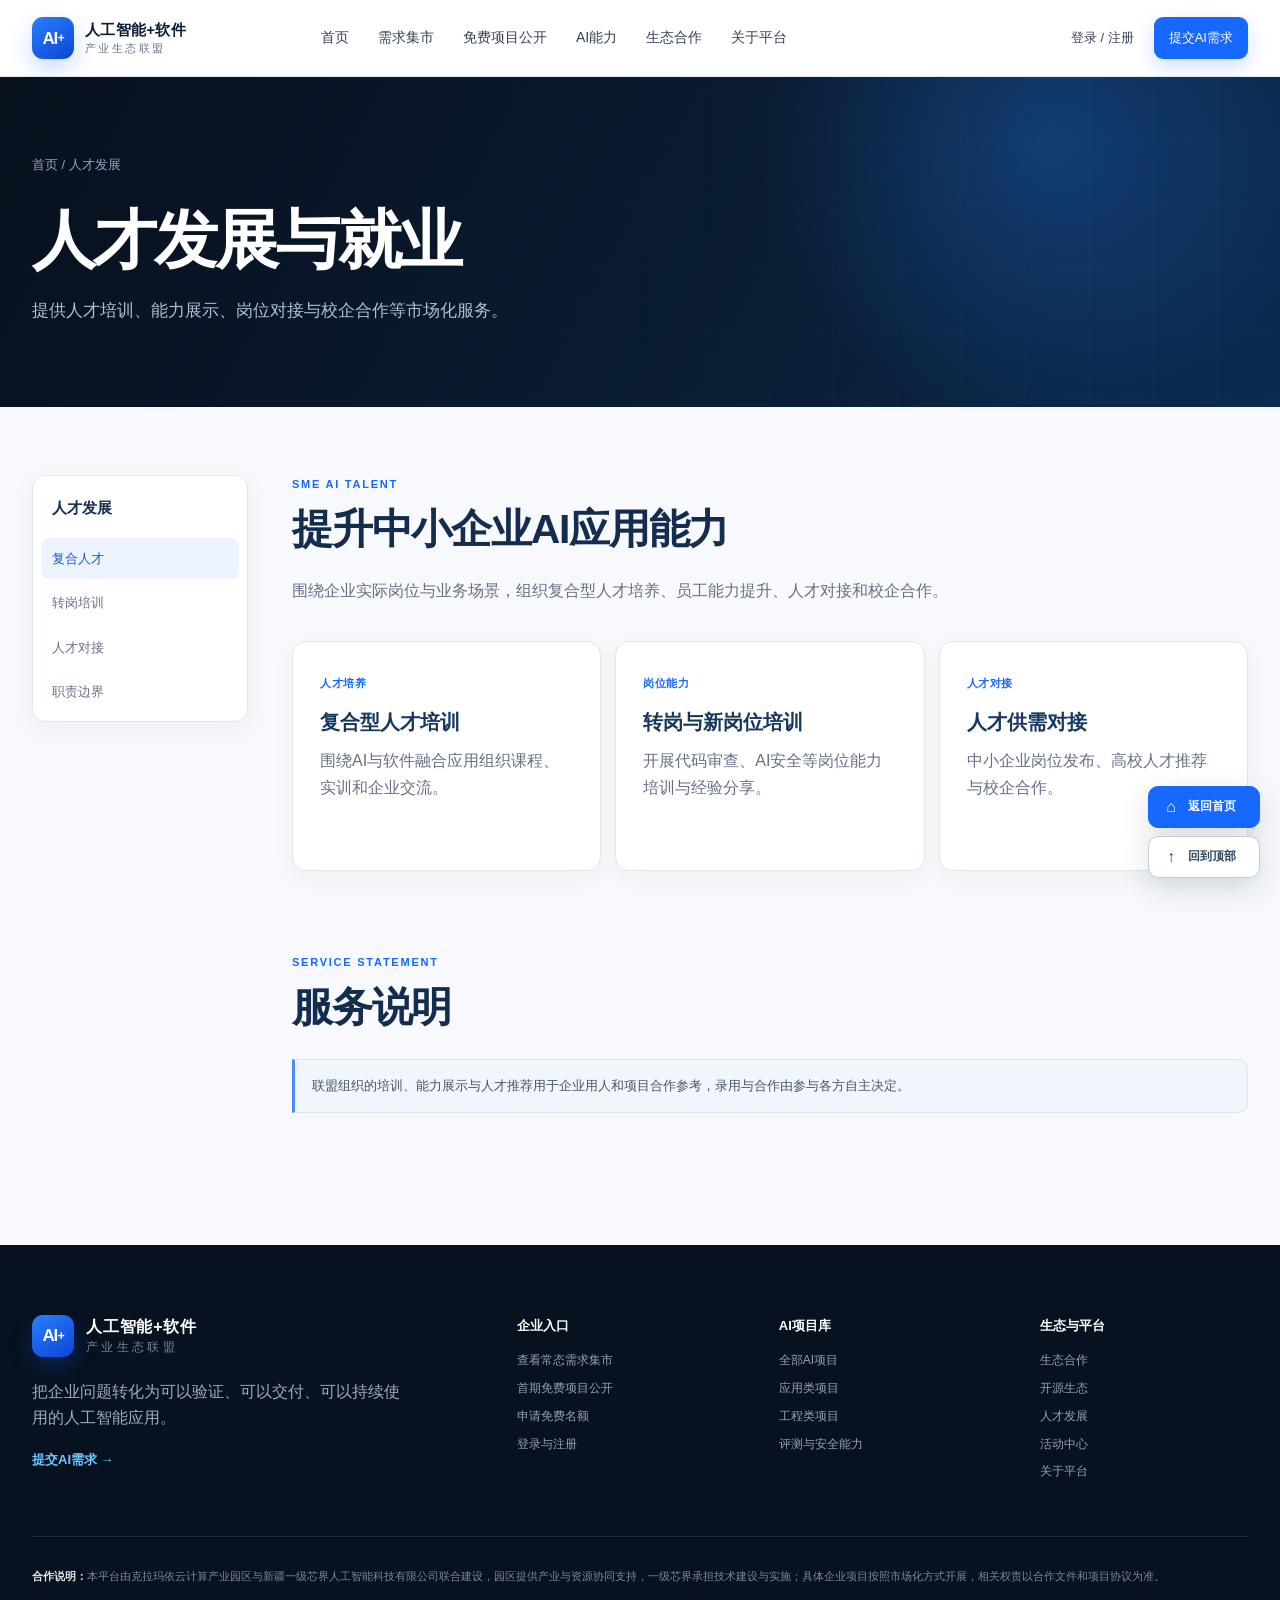
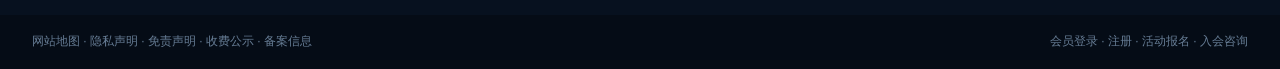
<file: talent.html>
<!doctype html>
<html lang="zh-CN">
<head>
  <meta charset="utf-8"><meta name="viewport" content="width=device-width, initial-scale=1">
  <title>人才发展与就业｜人工智能+软件产业生态联盟</title>
  <meta name="description" content="面向中小企业AI应用的人才培训、岗位能力提升与人才供需对接">
  <link rel="icon" type="image/svg+xml" href="data:image/svg+xml,%3Csvg xmlns='http://www.w3.org/2000/svg' viewBox='0 0 64 64'%3E%3Crect width='64' height='64' rx='12' fill='%231668ff'/%3E%3Cpath d='M14 43 26 17h8L22 43zm20 0 12-26h7L41 43z' fill='white'/%3E%3C/svg%3E">
  <link rel="stylesheet" href="./assets/styles.css">
</head>
<body data-page="talent">
  <div id="siteHeader"></div>
  <main id="main">
    <section class="inner-hero"><div class="page-width"><p class="breadcrumb"><a href="./index.html">首页</a> / 人才发展</p><h1>人才发展与就业</h1><p>提供人才培训、能力展示、岗位对接与校企合作等市场化服务。</p></div></section>
    <section class="content-section"><div class="page-width content-shell">
      <aside class="side-index"><strong>人才发展</strong><a class="is-current" href="#training">复合人才</a><a href="#transition">转岗培训</a><a href="#matching">人才对接</a><a href="#boundary">职责边界</a></aside>
      <div class="content-main">
        <p class="eyebrow">SME AI TALENT</p><h2>提升中小企业AI应用能力</h2><p class="lead">围绕企业实际岗位与业务场景，组织复合型人才培养、员工能力提升、人才对接和校企合作。</p>
        <div class="detail-grid cols-3">
          <article class="detail-card" id="training"><span class="card-label">人才培养</span><h3>复合型人才培训</h3><p>围绕AI与软件融合应用组织课程、实训和企业交流。</p></article>
          <article class="detail-card" id="transition"><span class="card-label">岗位能力</span><h3>转岗与新岗位培训</h3><p>开展代码审查、AI安全等岗位能力培训与经验分享。</p></article>
          <article class="detail-card" id="matching"><span class="card-label">人才对接</span><h3>人才供需对接</h3><p>中小企业岗位发布、高校人才推荐与校企合作。</p></article>
        </div>
        <section class="subsection" id="boundary"><p class="eyebrow">SERVICE STATEMENT</p><h2>服务说明</h2><div class="boundary">联盟组织的培训、能力展示与人才推荐用于企业用人和项目合作参考，录用与合作由参与各方自主决定。</div></section>
      </div>
    </div></section>
  </main>
  <div id="siteFooter"></div><script src="./assets/app.js"></script>
</body>
</html>
</file>
<file: assets/styles.css>
:root {
  --red: #c7000b;
  --red-dark: #9f0009;
  --ink: #161616;
  --ink-2: #282828;
  --muted: #666;
  --line: #dedede;
  --soft: #f5f5f5;
  --soft-blue: #eef3f8;
  --blue: #173f68;
  --navy: #07192d;
  --white: #fff;
  --page: 1320px;
  --shadow: 0 12px 36px rgba(0, 0, 0, .1);
}

/* Global AI product experience — 2026 redesign */
:root {
  --red: #1668ff;
  --red-dark: #0d4ed8;
  --blue: #1668ff;
  --blue-bright: #35a7ff;
  --navy: #07111f;
  --ink: #101828;
  --muted: #667085;
  --line: #e3e8ef;
  --soft: #f6f8fb;
  --soft-blue: #eef5ff;
  --page: 1280px;
  --shadow: 0 24px 70px rgba(16, 24, 40, .12);
}

body {
  color: var(--ink);
  background: #f7f9fc;
  font-family: Inter, "Segoe UI", "PingFang SC", "Microsoft YaHei", Arial, sans-serif;
  line-height: 1.65;
}

.page-width {
  width: min(calc(100% - 64px), var(--page));
}

.ai-site-header {
  position: sticky;
  top: 0;
  z-index: 80;
  border-bottom: 1px solid rgba(218, 226, 236, .82);
  background: rgba(255, 255, 255, .9);
  box-shadow: none;
  backdrop-filter: blur(18px);
}

.ai-site-header .nav-bar { background: transparent; }

.ai-site-header .nav-inner {
  min-height: 76px;
  align-items: center;
  gap: 34px;
}

.ai-site-header .brand {
  min-width: 242px;
  gap: 11px;
}

.ai-site-header .brand-symbol,
.site-footer .brand-symbol {
  width: 42px;
  height: 42px;
  display: inline-flex;
  align-items: center;
  justify-content: center;
  flex: 0 0 auto;
  color: #fff;
  border-radius: 11px;
  background: linear-gradient(145deg, #2a7fff, #0b45d5);
  box-shadow: 0 9px 22px rgba(22, 104, 255, .24);
  font-size: 17px;
  font-style: normal;
  letter-spacing: -.08em;
}

.ai-site-header .brand-symbol span,
.site-footer .brand-symbol span {
  margin-left: 1px;
  font-size: 12px;
}

.ai-site-header .brand-name b {
  color: #0b1f3a;
  font-size: 15px;
  letter-spacing: .02em;
}

.ai-site-header .brand-name em {
  margin-top: 3px;
  color: #66758a;
  font-size: 11px;
  letter-spacing: .22em;
}

.ai-site-header .primary-nav {
  justify-content: flex-start;
  gap: 3px;
}

.ai-site-header .nav-link {
  min-height: 42px;
  align-items: center;
  padding: 0 13px;
  color: #344054;
  border-radius: 9px;
  font-size: 14px;
  transition: color .18s ease, background .18s ease;
}

.ai-site-header .nav-link::after { display: none; }

.ai-site-header .nav-link:hover,
.ai-site-header .nav-link.is-active {
  color: #1456d9;
  background: #edf4ff;
}

.ai-site-header .nav-actions { gap: 8px; }

.ai-site-header .member-login {
  padding: 9px 12px;
  color: #344054;
  border-radius: 9px;
  font-size: 13px;
}

.ai-site-header .member-login:hover { background: #f2f4f7; }

.ai-site-header .join-link {
  margin: 0;
  padding: 10px 15px;
  color: #fff;
  border-radius: 9px;
  background: #1668ff;
  box-shadow: 0 8px 20px rgba(22, 104, 255, .2);
  font-size: 13px;
}

.ai-site-header .join-link:hover { background: #0d54da; }

.ai-home-hero {
  position: relative;
  min-height: 570px;
  display: block;
  overflow: hidden;
  color: #fff;
  background:
    radial-gradient(circle at 76% 22%, rgba(27, 124, 255, .3), transparent 28%),
    radial-gradient(circle at 92% 80%, rgba(38, 211, 255, .13), transparent 30%),
    linear-gradient(118deg, #050b14 0%, #071526 54%, #081c35 100%);
}

.ai-home-hero::before {
  content: "";
  position: absolute;
  inset: 0;
  opacity: .15;
  background-image:
    linear-gradient(rgba(148, 185, 231, .16) 1px, transparent 1px),
    linear-gradient(90deg, rgba(148, 185, 231, .16) 1px, transparent 1px);
  background-size: 64px 64px;
  mask-image: linear-gradient(90deg, transparent 0%, #000 45%, #000 100%);
  pointer-events: none;
}

.ai-hero-grid {
  position: relative;
  z-index: 1;
  display: grid;
  grid-template-columns: 1fr;
  align-items: center;
  gap: 0;
  padding-top: 92px;
  padding-bottom: 128px;
}

.ai-hero-copy { max-width: 850px; }

.home-hero-slide {
  min-height: 570px;
  align-content: center;
}

.home-hero-slide.is-active .ai-hero-copy {
  animation: hero-slide-enter .42s ease both;
}

@keyframes hero-slide-enter {
  from { opacity: 0; transform: translateY(10px); }
  to { opacity: 1; transform: translateY(0); }
}

.ai-kicker {
  display: flex;
  align-items: center;
  gap: 11px;
  margin: 0 0 22px;
  color: #9ec9ff;
  font-size: 14px;
  font-weight: 700;
  letter-spacing: .08em;
}

.ai-kicker > span {
  width: 8px;
  height: 8px;
  border-radius: 50%;
  background: #48d7ff;
  box-shadow: 0 0 18px rgba(72, 215, 255, .8);
}

.ai-hero-copy h1,
.ai-hero-copy h2 {
  margin: 0;
  color: #fff;
  font-size: clamp(48px, 5.2vw, 76px);
  font-weight: 650;
  line-height: 1.08;
  letter-spacing: -.055em;
}

.ai-hero-copy h1 span,
.ai-hero-copy h2 span {
  color: #5cc8ff;
  background: linear-gradient(90deg, #5cc8ff, #8da8ff);
  -webkit-background-clip: text;
  background-clip: text;
  -webkit-text-fill-color: transparent;
}

.ai-hero-summary {
  max-width: 720px;
  margin: 26px 0 0;
  color: #b9c8da;
  font-size: 18px;
  line-height: 1.8;
}

.ai-hero-actions {
  display: flex;
  align-items: center;
  flex-wrap: wrap;
  gap: 12px;
  margin-top: 32px;
}

.ai-button {
  min-height: 50px;
  display: inline-flex;
  align-items: center;
  justify-content: center;
  gap: 24px;
  padding: 12px 19px;
  border: 1px solid transparent;
  border-radius: 10px;
  font-size: 14px;
  font-weight: 700;
  transition: transform .18s ease, border-color .18s ease, background .18s ease, box-shadow .18s ease;
}

.ai-button:hover { transform: translateY(-2px); }

.ai-button-primary {
  color: #fff;
  background: #1668ff;
  box-shadow: 0 12px 30px rgba(22, 104, 255, .32);
}

.ai-button-primary:hover { background: #347cff; }

.ai-button-ghost {
  color: #d9e6f5;
  border-color: rgba(202, 220, 242, .28);
  background: rgba(255, 255, 255, .04);
}

.ai-button-ghost:hover {
  border-color: rgba(202, 220, 242, .52);
  background: rgba(255, 255, 255, .08);
}

.ai-hero-trust {
  display: flex;
  flex-wrap: wrap;
  gap: 10px 20px;
  margin: 32px 0 0;
  padding: 0;
  color: #96a8bc;
  list-style: none;
  font-size: 13px;
}

.ai-hero-trust li { display: flex; align-items: center; gap: 7px; }
.ai-hero-trust span { color: #5bbcf5; font-size: 11px; font-weight: 800; }

.home-free-slide .ai-hero-copy {
  position: relative;
  z-index: 2;
  max-width: 770px;
}

.free-slot-visual {
  position: absolute;
  right: 0;
  top: 50%;
  z-index: 1;
  display: grid;
  justify-items: end;
  transform: translateY(-50%);
  pointer-events: none;
}

.free-slot-visual b {
  color: rgba(98, 195, 255, .15);
  font-size: clamp(170px, 19vw, 265px);
  font-weight: 750;
  line-height: .78;
  letter-spacing: -.09em;
}

.free-slot-visual span {
  margin-top: 28px;
  color: rgba(144, 202, 255, .38);
  font-size: 12px;
  font-weight: 800;
  letter-spacing: .24em;
}

.home-hero-controls-shell {
  position: absolute;
  left: 50%;
  bottom: 42px;
  z-index: 4;
  transform: translateX(-50%);
  pointer-events: none;
}

.home-hero-controls {
  width: fit-content;
  display: flex;
  align-items: center;
  gap: 10px;
  margin-left: auto;
  padding: 7px;
  border: 1px solid rgba(173, 203, 238, .2);
  border-radius: 999px;
  background: rgba(5, 17, 31, .7);
  box-shadow: 0 12px 34px rgba(0, 0, 0, .18);
  backdrop-filter: blur(12px);
  pointer-events: auto;
}

.home-hero-controls > button:not(.hero-play-toggle) {
  width: 34px;
  height: 34px;
  display: grid;
  place-items: center;
  padding: 0;
  color: #d8e7f6;
  border: 0;
  border-radius: 50%;
  background: transparent;
  cursor: pointer;
  font-size: 16px;
}

.home-hero-controls > button:not(.hero-play-toggle):hover {
  color: #fff;
  background: rgba(255, 255, 255, .1);
}

.home-hero-controls > span {
  min-width: 43px;
  color: #b5c6d8;
  font-size: 11px;
  font-weight: 750;
  text-align: center;
}

.home-hero-dots {
  display: flex;
  align-items: center;
  gap: 6px;
}

.home-hero-dots button {
  width: 7px;
  height: 7px;
  padding: 0;
  border: 0;
  border-radius: 50%;
  background: #567089;
  cursor: pointer;
}

.home-hero-dots button.is-active {
  width: 20px;
  border-radius: 999px;
  background: #59c9ff;
}

.hero-play-toggle {
  min-height: 30px;
  padding: 4px 10px;
  color: #aebfd1;
  border: 0;
  border-left: 1px solid rgba(173, 203, 238, .18);
  background: transparent;
  cursor: pointer;
  font-size: 11px;
}

.hero-play-toggle:hover { color: #fff; }

.ai-delivery-console {
  overflow: hidden;
  border: 1px solid rgba(148, 186, 230, .24);
  border-radius: 18px;
  background: rgba(8, 24, 43, .78);
  box-shadow: 0 35px 90px rgba(0, 0, 0, .38), inset 0 1px 0 rgba(255, 255, 255, .05);
  backdrop-filter: blur(14px);
}

.console-topbar,
.console-footer {
  display: flex;
  align-items: center;
  justify-content: space-between;
  gap: 16px;
  padding: 15px 18px;
  border-bottom: 1px solid rgba(148, 186, 230, .15);
}

.console-topbar > div { display: flex; align-items: center; gap: 9px; }
.console-topbar i,
.console-footer i { width: 8px; height: 8px; border-radius: 50%; background: #40dda1; box-shadow: 0 0 13px rgba(64, 221, 161, .65); }
.console-topbar b { color: #e7f1fc; font-size: 13px; }
.console-topbar > span { padding: 4px 8px; color: #8fb9e6; border: 1px solid rgba(143, 185, 230, .2); border-radius: 6px; font-size: 10px; }
.console-body { padding: 22px; }

.console-question {
  padding: 17px 18px;
  border: 1px solid rgba(126, 173, 223, .2);
  border-radius: 11px;
  background: rgba(255, 255, 255, .045);
}

.console-question span,
.console-path-head span,
.console-path-head small,
.console-result-grid span { color: #7795b5; font-size: 11px; }
.console-question p { margin: 7px 0 0; color: #e1ebf7; font-size: 14px; line-height: 1.65; }
.console-path-head { display: flex; justify-content: space-between; gap: 16px; margin: 20px 2px 9px; }

.console-path {
  display: grid;
  grid-template-columns: repeat(4, 1fr);
  gap: 8px;
}

.console-path > div {
  min-height: 105px;
  padding: 13px;
  border: 1px solid rgba(126, 173, 223, .14);
  border-radius: 9px;
  background: rgba(255, 255, 255, .025);
}

.console-path > div.is-complete { border-color: rgba(64, 221, 161, .24); }
.console-path > div.is-active { border-color: rgba(82, 169, 255, .58); background: rgba(22, 104, 255, .14); }
.console-path > div > span { width: 24px; height: 24px; display: grid; place-items: center; color: #708ba8; border: 1px solid rgba(126, 173, 223, .25); border-radius: 50%; font-size: 9px; font-weight: 800; }
.console-path > div.is-complete > span { color: #061b18; border-color: #40dda1; background: #40dda1; }
.console-path > div.is-active > span { color: #fff; border-color: #4ea3ff; background: #1668ff; }
.console-path b,
.console-path small { display: block; }
.console-path b { margin-top: 12px; color: #d7e5f4; font-size: 12px; }
.console-path small { margin-top: 4px; color: #7089a3; font-size: 10px; line-height: 1.45; }

.console-result-grid {
  display: grid;
  grid-template-columns: repeat(2, 1fr);
  gap: 9px;
  margin-top: 10px;
}

.console-result-grid > div { padding: 13px 14px; border-radius: 9px; background: #f7fbff; }
.console-result-grid b { display: block; margin-top: 4px; color: #183a5c; font-size: 12px; }

.console-footer {
  justify-content: flex-start;
  padding-top: 13px;
  padding-bottom: 13px;
  color: #7892ac;
  border-top: 1px solid rgba(148, 186, 230, .15);
  border-bottom: 0;
  font-size: 10px;
}

.console-footer span { display: inline-flex; align-items: center; gap: 7px; }
.console-footer span + span { margin-left: 8px; padding-left: 16px; border-left: 1px solid rgba(148, 186, 230, .16); }

.home-decision-bar {
  position: relative;
  z-index: 3;
  margin-top: -44px;
}

.decision-grid {
  display: grid;
  grid-template-columns: repeat(3, 1fr);
  overflow: hidden;
  border: 1px solid #e0e7ef;
  border-radius: 16px;
  background: #fff;
  box-shadow: 0 25px 65px rgba(16, 37, 66, .12);
}

.decision-grid > a {
  min-height: 205px;
  display: flex;
  flex-direction: column;
  padding: 27px 29px;
  border-right: 1px solid #e5eaf0;
  transition: background .18s ease;
}

.decision-grid > a:last-child { border-right: 0; }
.decision-grid > a:hover { background: #f4f8ff; }
.decision-grid > a > span { color: #667085; font-size: 12px; }
.decision-grid h2 { margin: 13px 0 7px; color: #102a4c; font-size: 21px; line-height: 1.35; }
.decision-grid p { margin: 0; color: #667085; font-size: 14px; line-height: 1.65; }
.decision-grid b { margin-top: auto; padding-top: 18px; color: #1668ff; font-size: 13px; }

.ai-home .section { padding: 112px 0; }

.ai-section-heading {
  display: grid;
  grid-template-columns: minmax(0, 1.1fr) minmax(340px, .9fr);
  align-items: end;
  gap: 90px;
  margin-bottom: 46px;
}

.ai-section-heading .eyebrow,
.ai-stack-copy .eyebrow,
.home-program .eyebrow { color: #3c7fff; }
.ai-section-heading h2,
.ai-stack-copy h2,
.home-program h2 { margin: 0; font-size: clamp(36px, 4vw, 56px); font-weight: 620; line-height: 1.16; letter-spacing: -.045em; }
.ai-section-heading > div:last-child > p { margin: 0; color: #667085; font-size: 16px; line-height: 1.75; }
.ai-section-heading > div:last-child > a { display: inline-flex; margin-top: 18px; color: #1668ff; font-size: 14px; font-weight: 700; }

.home-capability { background: #f7f9fc; }

.service-entry-grid {
  display: grid;
  grid-template-columns: repeat(2, 1fr);
  gap: 1px;
  overflow: hidden;
  border: 1px solid #dce4ed;
  border-radius: 16px;
  background: #dce4ed;
  box-shadow: 0 16px 48px rgba(26, 46, 75, .07);
}

.service-entry-card {
  min-height: 300px;
  display: flex;
  flex-direction: column;
  padding: 32px;
  background: #fff;
  transition: background .18s ease, transform .18s ease;
}

.service-entry-card:hover {
  position: relative;
  z-index: 1;
  background: #f3f7fd;
}

.service-entry-top { display: flex; align-items: center; justify-content: space-between; gap: 20px; }
.service-entry-top span { color: #1668ff; font-size: 13px; font-weight: 800; }
.service-entry-top small { color: #667085; font-size: 13px; font-weight: 700; }
.service-entry-card h3 { max-width: 500px; margin: 42px 0 13px; color: #102a4c; font-size: 27px; line-height: 1.35; letter-spacing: -.025em; }
.service-entry-card p { margin: 0; color: #667085; font-size: 15px; line-height: 1.75; }
.service-entry-card > b { margin-top: auto; padding-top: 30px; color: #1668ff; font-size: 13px; }

.capability-heading-actions { display: flex; flex-wrap: wrap; gap: 12px 24px; margin-top: 18px; }
.ai-section-heading > div:last-child .capability-heading-actions a { margin-top: 0; }
.capability-heading-actions a:last-child { color: #36536f; }

.home-real-cases {
  padding: 112px 0;
  color: #fff;
  background:
    radial-gradient(circle at 82% 18%, rgba(32, 121, 255, .2), transparent 28%),
    #07111f;
}

.home-case-heading .eyebrow { color: #67c8ff; }
.home-case-heading h2 { color: #fff; }
.home-case-heading > div:last-child > p { color: #aebed0; }

.home-case-heading-links {
  display: flex;
  flex-wrap: wrap;
  gap: 12px 24px;
  margin-top: 18px;
}

.ai-section-heading > div:last-child .home-case-heading-links a {
  margin-top: 0;
  color: #6ecbff;
}

.ai-section-heading > div:last-child .home-case-heading-links a:last-child {
  color: #b8c9da;
}

.home-real-case-grid {
  display: grid;
  grid-template-columns: repeat(3, minmax(0, 1fr));
  gap: 16px;
}

.home-real-case-card {
  min-width: 0;
  display: flex;
  flex-direction: column;
  overflow: hidden;
  border: 1px solid rgba(137, 174, 216, .18);
  border-radius: 16px;
  background: #0b1b2e;
  box-shadow: 0 20px 52px rgba(0, 0, 0, .2);
}

.home-real-case-card figure {
  position: relative;
  aspect-ratio: 3 / 2;
  margin: 0;
  overflow: hidden;
  background: #152941;
}

.home-real-case-card img {
  width: 100%;
  height: 100%;
  display: block;
  object-fit: cover;
  transition: transform .35s ease;
}

.home-real-case-card:hover img { transform: scale(1.02); }

.home-real-case-card figcaption {
  position: absolute;
  right: 11px;
  bottom: 11px;
  padding: 5px 8px;
  color: rgba(255, 255, 255, .88);
  border: 1px solid rgba(255, 255, 255, .2);
  border-radius: 6px;
  background: rgba(5, 17, 31, .62);
  backdrop-filter: blur(8px);
  font-size: 11px;
}

.home-real-case-body {
  flex: 1;
  display: flex;
  flex-direction: column;
  padding: 25px;
}

.home-real-case-body > span {
  color: #70caff;
  font-size: 11px;
  font-weight: 750;
}

.home-real-case-body h3 {
  margin: 22px 0 11px;
  color: #fff;
  font-size: 23px;
  line-height: 1.42;
  letter-spacing: -.02em;
}

.home-real-case-body > p {
  margin: 0;
  color: #aabbd0;
  font-size: 14px;
  line-height: 1.75;
}

.home-real-case-body > div {
  display: flex;
  align-items: center;
  justify-content: space-between;
  gap: 16px;
  margin-top: auto;
  padding-top: 25px;
}

.home-real-case-body > div b {
  color: #dce9f6;
  font-size: 12px;
}

.home-real-case-body > div a {
  color: #68c9ff;
  font-size: 12px;
  font-weight: 750;
}

.home-case-disclosure {
  margin: 17px 0 0;
  color: #768ba2;
  font-size: 12px;
}

.ai-stack-section {
  position: relative;
  overflow: hidden;
  padding: 112px 0;
  color: #fff;
  background: #07111f;
}

.ai-stack-section::before {
  content: "";
  position: absolute;
  inset: 0;
  opacity: .12;
  background-image: linear-gradient(rgba(111, 167, 231, .18) 1px, transparent 1px), linear-gradient(90deg, rgba(111, 167, 231, .18) 1px, transparent 1px);
  background-size: 72px 72px;
  mask-image: radial-gradient(circle at 75% 50%, #000, transparent 65%);
}

.ai-stack-grid { position: relative; z-index: 1; display: grid; grid-template-columns: .78fr 1.22fr; align-items: center; gap: 90px; }
.ai-stack-copy .eyebrow { color: #5cbfff; }
.ai-stack-copy h2 { color: #fff; }
.ai-stack-copy > p:not(.eyebrow) { max-width: 540px; margin: 23px 0 0; color: #9fb0c4; font-size: 16px; line-height: 1.78; }
.stack-assurance { display: flex; flex-wrap: wrap; gap: 8px; margin-top: 27px; }
.stack-assurance span { padding: 7px 10px; color: #a9bed4; border: 1px solid rgba(152, 187, 225, .2); border-radius: 7px; font-size: 11px; }
.ai-button-light { margin-top: 28px; color: #0d3158; background: #fff; }

.ai-stack-board { padding: 24px; border: 1px solid rgba(132, 176, 225, .2); border-radius: 18px; background: rgba(11, 31, 54, .76); box-shadow: 0 25px 70px rgba(0, 0, 0, .25); }
.stack-layer { display: grid; grid-template-columns: 130px 1fr; align-items: center; gap: 18px; padding: 18px; border: 1px solid rgba(138, 180, 225, .16); border-radius: 11px; background: rgba(255, 255, 255, .035); }
.stack-layer > span { color: #7994b0; font-size: 11px; font-weight: 700; }
.stack-layer > div { display: grid; grid-template-columns: repeat(4, 1fr); gap: 7px; }
.stack-layer b { padding: 10px 8px; color: #d7e5f4; border: 1px solid rgba(132, 176, 225, .14); border-radius: 7px; background: rgba(255, 255, 255, .035); text-align: center; font-size: 11px; }
.stack-business { border-color: rgba(76, 177, 255, .38); background: rgba(22, 104, 255, .11); }
.stack-intelligence b { color: #88d8ff; }
.stack-foundation b { color: #b3c4d6; }
.stack-connector { min-height: 36px; display: grid; grid-template-columns: 1fr auto 1fr; align-items: center; gap: 10px; color: #5d7895; font-size: 10px; text-align: center; }
.stack-connector i { height: 1px; background: rgba(132, 176, 225, .14); }

.home-project-proof { background: #fff; }
.home-project-grid { display: grid; grid-template-columns: repeat(3, 1fr); gap: 15px; }
.home-project-card { min-height: 345px; display: flex; flex-direction: column; padding: 25px; border: 1px solid #dfe6ee; border-radius: 15px; background: #fff; box-shadow: 0 7px 25px rgba(16, 35, 62, .04); transition: transform .18s ease, border-color .18s ease, box-shadow .18s ease; }
.home-project-card:hover { border-color: #a9c8f4; box-shadow: 0 20px 45px rgba(19, 70, 138, .1); transform: translateY(-4px); }
.home-project-card.is-active { border-color: #9fc4f7; background: linear-gradient(180deg, #f3f8ff, #fff 45%); }
.home-project-head { display: flex; align-items: center; justify-content: space-between; gap: 16px; }
.home-project-head > b { color: #98a2b3; font-size: 11px; }
.home-project-card h3 { margin: 28px 0 8px; color: #102a4c; font-size: 21px; line-height: 1.4; }
.home-project-card > p { margin: 0; color: #667085; font-size: 14px; }
.home-project-stage { display: flex; justify-content: space-between; gap: 15px; margin-top: 25px; padding-top: 16px; border-top: 1px solid #e7ebf0; font-size: 12px; }
.home-project-stage span { color: #7b8796; }
.home-project-stage b { color: #344054; }
.home-project-progress { margin-top: 14px; }
.home-project-progress > div { display: flex; justify-content: space-between; gap: 15px; margin-bottom: 7px; color: #667085; font-size: 11px; }
.home-project-progress strong { color: #1668ff; }
.home-project-progress progress { width: 100%; height: 7px; display: block; border: 0; border-radius: 10px; overflow: hidden; background: #e8edf4; accent-color: #1668ff; }
.home-project-progress progress::-webkit-progress-bar { background: #e8edf4; }
.home-project-progress progress::-webkit-progress-value { background: #1668ff; }
.home-project-progress progress::-moz-progress-bar { background: #1668ff; }
.home-project-card:last-child .home-project-progress progress { accent-color: #16825d; }
.home-project-card:last-child .home-project-progress progress::-webkit-progress-value { background: #16825d; }
.home-project-card:last-child .home-project-progress progress::-moz-progress-bar { background: #16825d; }
.home-project-card > em { margin-top: auto; padding-top: 21px; color: #1668ff; font-size: 12px; font-style: normal; font-weight: 700; }
.prototype-note { margin: 18px 0 0; color: #8a94a3; font-size: 12px; }

.home-program { padding: 88px 0; color: #fff; background: linear-gradient(120deg, #135cde, #0b49c5 52%, #073997); }
.home-program .eyebrow { color: #a9d7ff; }
.home-program-shell { display: grid; grid-template-columns: .78fr 1.22fr; gap: 90px; align-items: center; }
.home-program h2 { color: #fff; }
.home-program-content > p { max-width: 650px; margin: 0; color: #d9e8fa; font-size: 16px; line-height: 1.75; }
.program-step-row { display: flex; align-items: center; flex-wrap: wrap; gap: 10px; margin-top: 25px; }
.program-step-row span { padding: 7px 10px; border: 1px solid rgba(255, 255, 255, .27); border-radius: 7px; background: rgba(255, 255, 255, .06); font-size: 11px; }
.program-step-row i { color: #9cc9ff; font-style: normal; }
.home-program-actions { display: flex; flex-wrap: wrap; gap: 10px; margin-top: 27px; }
.ai-button-white { color: #114eb9; background: #fff; }
.ai-button-outline-white { color: #fff; border-color: rgba(255, 255, 255, .46); }
.ai-button-outline-white:hover { background: rgba(255, 255, 255, .08); }

@media (max-width: 1120px) {
  .ai-site-header .brand { min-width: 208px; }
  .ai-site-header .nav-inner { gap: 20px; }
  .ai-site-header .nav-link { padding: 0 9px; }
  .ai-site-header .member-login { display: none; }
  .ai-hero-grid { grid-template-columns: 1fr; gap: 48px; }
  .ai-home-hero { min-height: 0; }
  .ai-hero-copy { max-width: 760px; }
  .ai-delivery-console { width: min(760px, 100%); }
  .ai-stack-grid,
  .home-program-shell { grid-template-columns: 1fr; gap: 50px; }
  .ai-stack-copy { max-width: 760px; }
}

@media (max-width: 880px) {
  .page-width { width: min(calc(100% - 40px), var(--page)); }
  .ai-site-header .nav-inner { min-height: 68px; }
  .ai-site-header .primary-nav,
  .ai-site-header .nav-actions { display: none; }
  .ai-site-header .menu-toggle { display: grid; }
  .ai-site-header .mobile-actions { background: #fff; }
  .ai-hero-grid { padding-top: 64px; padding-bottom: 92px; }
  .decision-grid { grid-template-columns: 1fr; }
  .decision-grid > a { min-height: 0; border-right: 0; border-bottom: 1px solid #e5eaf0; }
  .decision-grid > a:last-child { border-bottom: 0; }
  .ai-section-heading { grid-template-columns: 1fr; gap: 22px; }
  .service-entry-grid,
  .home-project-grid { grid-template-columns: 1fr; }
  .home-real-case-grid { grid-template-columns: 1fr; }
  .service-entry-card { min-height: 0; }
  .stack-layer { grid-template-columns: 1fr; }
}

@media (max-width: 620px) {
  .page-width { width: min(calc(100% - 28px), var(--page)); }
  .ai-site-header .brand { min-width: 0; }
  .ai-site-header .brand-symbol { width: 38px; height: 38px; }
  .ai-site-header .brand-name b { font-size: 13px; }
  .ai-site-header .brand-name em { font-size: 9px; }
  .ai-home-hero::before { display: none; }
  .ai-hero-grid { min-height: 560px; padding-top: 54px; padding-bottom: 108px; }
  .ai-hero-copy h1,
  .ai-hero-copy h2 { font-size: 45px; }
  .ai-hero-summary { font-size: 16px; }
  .ai-hero-actions .ai-button { width: 100%; }
  .ai-hero-trust { display: grid; }
  .free-slot-visual { display: none; }
  .home-hero-controls-shell { bottom: 22px; }
  .console-body { padding: 15px; }
  .console-path { grid-template-columns: repeat(2, 1fr); }
  .console-result-grid { grid-template-columns: 1fr; }
  .console-footer { flex-wrap: wrap; }
  .home-decision-bar { margin-top: -34px; }
  .ai-home .section,
  .ai-stack-section,
  .home-real-cases { padding: 80px 0; }
  .ai-section-heading h2,
  .ai-stack-copy h2,
  .home-program h2 { font-size: 38px; }
  .service-entry-card { padding: 24px 21px; }
  .service-entry-card h3 { margin-top: 32px; font-size: 24px; }
  .ai-stack-board { padding: 14px; }
  .stack-layer > div { grid-template-columns: repeat(2, 1fr); }
  .home-program { padding: 70px 0; }
  .program-step-row i { display: none; }
  .home-program-actions .ai-button { width: 100%; }
}

@media (prefers-reduced-motion: reduce) {
  .home-hero-slide.is-active .ai-hero-copy { animation: none; }
}

* {
  box-sizing: border-box;
}

html {
  scroll-behavior: smooth;
}

body {
  margin: 0;
  color: var(--ink);
  background: var(--white);
  font-family: Arial, "Microsoft YaHei", "PingFang SC", sans-serif;
  font-size: 16px;
  line-height: 1.7;
  -webkit-font-smoothing: antialiased;
}

body.nav-open {
  overflow: hidden;
}

a {
  color: inherit;
  text-decoration: none;
}

button,
input {
  font: inherit;
}

button {
  color: inherit;
}

.page-width {
  width: min(calc(100% - 48px), var(--page));
  margin: 0 auto;
}

.skip-link {
  position: fixed;
  top: 8px;
  left: 8px;
  z-index: 200;
  padding: 10px 16px;
  color: #fff;
  background: var(--red);
  transform: translateY(-160%);
}

.skip-link:focus {
  transform: translateY(0);
}

.sr-only {
  position: absolute;
  width: 1px;
  height: 1px;
  padding: 0;
  margin: -1px;
  overflow: hidden;
  clip: rect(0, 0, 0, 0);
  white-space: nowrap;
  border: 0;
}

.site-header {
  position: relative;
  z-index: 60;
  background: #fff;
  box-shadow: 0 1px 0 rgba(0, 0, 0, .1);
}

.utility-bar {
  color: #d9d9d9;
  background: #111;
  font-size: 13px;
}

.utility-inner {
  min-height: 36px;
  display: flex;
  align-items: center;
  justify-content: space-between;
  gap: 24px;
}

.utility-inner > div {
  display: flex;
  align-items: center;
  gap: 15px;
}

.utility-inner a:hover {
  color: #fff;
}

.utility-divider {
  width: 1px;
  height: 12px;
  background: #575757;
}

.nav-bar {
  background: #fff;
}

.nav-inner {
  min-height: 78px;
  display: flex;
  align-items: stretch;
  gap: 28px;
}

.brand {
  min-width: 224px;
  display: inline-flex;
  align-items: center;
  gap: 12px;
}

.brand-symbol {
  display: inline-flex;
  align-items: center;
  color: var(--red);
  font-size: 27px;
  font-weight: 900;
  font-style: italic;
  letter-spacing: -2px;
  line-height: 1;
}

.brand-symbol span {
  font-size: 20px;
  margin-left: 2px;
}

.brand-name {
  display: flex;
  flex-direction: column;
  line-height: 1.2;
}

.brand-name b {
  font-size: 16px;
  letter-spacing: .05em;
}

.brand-name em {
  margin-top: 4px;
  color: #5d5d5d;
  font-size: 12px;
  font-style: normal;
  letter-spacing: .28em;
}

.primary-nav {
  flex: 1;
  display: flex;
  justify-content: center;
  align-items: stretch;
}

.nav-link {
  position: relative;
  display: flex;
  align-items: center;
  padding: 0 14px;
  white-space: nowrap;
  font-size: 15px;
}

.nav-link::after {
  content: "";
  position: absolute;
  left: 50%;
  right: 50%;
  bottom: 0;
  height: 3px;
  background: var(--red);
  transition: left .2s ease, right .2s ease;
}

.nav-link:hover::after,
.nav-link.is-active::after {
  left: 12px;
  right: 12px;
}

.nav-link.is-active {
  font-weight: 700;
}

.nav-actions {
  display: flex;
  align-items: center;
  gap: 0;
}

.member-login,
.join-link {
  padding: 8px 12px;
  font-size: 14px;
  white-space: nowrap;
}

.join-link {
  margin-left: 4px;
  color: #fff;
  background: var(--red);
}

.join-link:hover {
  background: var(--red-dark);
}

.search-toggle,
.menu-toggle {
  border: 0;
  background: transparent;
  cursor: pointer;
}

.search-toggle {
  width: 42px;
  height: 42px;
  margin-left: 7px;
  display: grid;
  place-items: center;
}

.search-toggle svg {
  width: 22px;
  fill: none;
  stroke: #222;
  stroke-width: 1.8;
}

.menu-toggle,
.mobile-actions {
  display: none;
}

.search-layer {
  position: fixed;
  inset: 0;
  z-index: 100;
  display: none;
  padding: 130px 24px 40px;
  background: rgba(0, 0, 0, .78);
}

.search-layer.is-open {
  display: block;
}

.search-close {
  position: absolute;
  top: 45px;
  right: 5vw;
  width: 48px;
  height: 48px;
  color: #fff;
  border: 0;
  background: transparent;
  font-size: 42px;
  font-weight: 200;
  line-height: 1;
  cursor: pointer;
}

.search-box {
  width: min(760px, 100%);
  margin: 0 auto;
  color: #fff;
}

.search-box > p {
  margin: 0 0 18px;
  font-size: 18px;
}

.search-box input {
  width: 100%;
  padding: 18px 0;
  color: #fff;
  border: 0;
  border-bottom: 2px solid #fff;
  outline: 0;
  background: transparent;
  font-size: 28px;
}

.search-box input::placeholder {
  color: #bbb;
}

.search-links {
  display: grid;
  grid-template-columns: repeat(3, 1fr);
  gap: 1px;
  margin-top: 30px;
  background: #555;
}

.search-links a {
  padding: 15px 18px;
  background: #222;
}

.search-links a:hover {
  background: var(--red);
}

.home-hero {
  position: relative;
  min-height: 610px;
  display: flex;
  align-items: center;
  overflow: hidden;
  color: #fff;
  background:
    linear-gradient(90deg, rgba(2, 8, 16, .98) 0%, rgba(4, 17, 31, .95) 48%, rgba(8, 33, 55, .88) 100%);
}

.home-hero::before,
.inner-hero::before {
  content: "";
  position: absolute;
  inset: 0;
  pointer-events: none;
  opacity: .16;
  background-image:
    linear-gradient(rgba(255, 255, 255, .13) 1px, transparent 1px),
    linear-gradient(90deg, rgba(255, 255, 255, .13) 1px, transparent 1px);
  background-size: 54px 54px;
  mask-image: linear-gradient(90deg, transparent 5%, #000 70%);
}

.home-hero::after {
  content: "AI + SOFTWARE";
  position: absolute;
  right: -35px;
  bottom: -60px;
  color: rgba(255, 255, 255, .035);
  font-size: clamp(92px, 13vw, 200px);
  font-weight: 900;
  letter-spacing: -.06em;
  white-space: nowrap;
}

.hero-grid {
  position: relative;
  z-index: 1;
  display: grid;
  grid-template-columns: 1.25fr .75fr;
  align-items: center;
  gap: 70px;
  padding-top: 68px;
  padding-bottom: 68px;
}

.hero-kicker {
  display: flex;
  align-items: center;
  gap: 13px;
  margin: 0 0 18px;
  color: #d7e5f2;
  font-size: 15px;
  letter-spacing: .12em;
}

.hero-kicker::before {
  content: "";
  width: 34px;
  height: 3px;
  background: var(--red);
}

.hero-title {
  max-width: 820px;
  margin: 0;
  font-size: clamp(44px, 5vw, 72px);
  font-weight: 600;
  line-height: 1.16;
  letter-spacing: -.04em;
}

.hero-title span {
  display: block;
}

.hero-subtitle {
  margin: 24px 0 0;
  color: #e2e8ef;
  font-size: 21px;
  letter-spacing: .1em;
}

.hero-entry-grid {
  display: grid;
  grid-template-columns: repeat(2, minmax(150px, 1fr));
  gap: 12px;
  margin-top: 40px;
}

.hero-entry {
  position: relative;
  min-height: 66px;
  display: flex;
  align-items: center;
  justify-content: space-between;
  gap: 16px;
  padding: 17px 18px;
  border: 1px solid rgba(255, 255, 255, .38);
  transition: background .2s, border .2s, transform .2s;
}

.hero-entry::after {
  content: "→";
  font-size: 20px;
}

.hero-entry:hover {
  border-color: var(--red);
  background: var(--red);
  transform: translateY(-2px);
}

.hero-portal {
  padding: 30px 32px;
  color: var(--ink);
  background: rgba(255, 255, 255, .97);
  box-shadow: 0 24px 60px rgba(0, 0, 0, .28);
}

.hero-portal-head {
  display: flex;
  align-items: flex-start;
  justify-content: space-between;
  gap: 20px;
  padding-bottom: 21px;
  border-bottom: 1px solid var(--line);
}

.hero-portal-head span {
  color: var(--red);
  font-size: 12px;
  font-weight: 700;
  letter-spacing: .16em;
}

.hero-portal-head h2 {
  margin: 5px 0 0;
  font-size: 25px;
  line-height: 1.35;
}

.hero-portal-head a {
  color: var(--red);
  font-size: 14px;
  white-space: nowrap;
}

.portal-list {
  margin-top: 10px;
}

.portal-list a {
  display: grid;
  grid-template-columns: 36px 1fr auto;
  align-items: center;
  gap: 11px;
  padding: 16px 2px;
  border-bottom: 1px solid var(--line);
}

.portal-list a:last-child {
  border-bottom: 0;
}

.portal-list a > span {
  color: #999;
  font-size: 13px;
}

.portal-list a > b {
  font-size: 16px;
}

.portal-list a > i {
  color: var(--red);
  font-size: 18px;
  font-style: normal;
}

.portal-list a:hover b {
  color: var(--red);
}

.section {
  padding: 92px 0;
}

.section-soft {
  background: var(--soft);
}

.section-dark {
  color: #fff;
  background: var(--navy);
}

.section-heading {
  display: flex;
  justify-content: space-between;
  align-items: end;
  gap: 40px;
  margin-bottom: 40px;
}

.section-heading.center {
  max-width: 820px;
  display: block;
  margin: 0 auto 45px;
  text-align: center;
}

.eyebrow {
  margin: 0 0 9px;
  color: var(--red);
  font-size: 13px;
  font-weight: 700;
  letter-spacing: .18em;
  text-transform: uppercase;
}

.section-heading h2 {
  margin: 0;
  font-size: clamp(30px, 3.2vw, 45px);
  font-weight: 500;
  line-height: 1.3;
}

.section-heading > p,
.section-heading > div > p:last-child {
  max-width: 580px;
  margin: 13px 0 0;
  color: var(--muted);
}

.section-heading > a {
  padding-bottom: 4px;
  color: var(--red);
  border-bottom: 1px solid var(--red);
  white-space: nowrap;
}

.position-grid {
  display: grid;
  grid-template-columns: repeat(3, 1fr);
  border-top: 1px solid var(--line);
  border-bottom: 1px solid var(--line);
}

.position-card {
  min-height: 285px;
  padding: 34px 36px 30px;
  border-right: 1px solid var(--line);
}

.position-card:last-child {
  border-right: 0;
}

.position-card .num {
  display: block;
  color: var(--red);
  font-size: 14px;
  font-weight: 700;
}

.position-card h3 {
  margin: 17px 0 18px;
  font-size: 23px;
  line-height: 1.4;
}

.position-card ul {
  margin: 0;
  padding: 0;
  color: var(--muted);
  list-style: none;
}

.position-card li {
  position: relative;
  padding-left: 14px;
  margin: 5px 0;
}

.position-card li::before {
  content: "";
  position: absolute;
  left: 0;
  top: .75em;
  width: 4px;
  height: 4px;
  background: var(--red);
}

.service-grid {
  display: grid;
  grid-template-columns: repeat(4, 1fr);
  gap: 18px;
}

.service-card {
  min-height: 250px;
  padding: 30px 28px;
  background: #fff;
  border-top: 3px solid transparent;
  box-shadow: 0 4px 18px rgba(0, 0, 0, .06);
  transition: transform .2s, box-shadow .2s, border-color .2s;
}

.service-card:hover {
  border-top-color: var(--red);
  transform: translateY(-5px);
  box-shadow: var(--shadow);
}

.service-card .num {
  color: #aaa;
  font-size: 13px;
}

.service-card h3 {
  margin: 24px 0 14px;
  font-size: 22px;
  line-height: 1.35;
}

.service-card p {
  min-height: 54px;
  margin: 0;
  color: var(--muted);
  font-size: 15px;
}

.service-card span:last-child {
  display: inline-block;
  margin-top: 25px;
  color: var(--red);
  font-size: 14px;
}

.service-card.featured {
  color: #fff;
  background: var(--red);
}

.service-card.featured .num,
.service-card.featured p,
.service-card.featured span:last-child {
  color: #fff;
}

.feature-split {
  display: grid;
  grid-template-columns: repeat(2, 1fr);
  min-height: 430px;
}

.feature-panel {
  position: relative;
  overflow: hidden;
  display: flex;
  align-items: flex-end;
  padding: 55px;
  background: linear-gradient(135deg, #173b61, #07192d);
}

.feature-panel + .feature-panel {
  background: linear-gradient(135deg, #2f3338, #121212);
}

.feature-panel::before {
  content: "";
  position: absolute;
  top: -80px;
  right: -80px;
  width: 300px;
  height: 300px;
  border: 1px solid rgba(255, 255, 255, .15);
  transform: rotate(45deg);
}

.feature-panel > div {
  position: relative;
  z-index: 1;
  max-width: 520px;
}

.feature-panel small {
  color: #b9c8d6;
  font-size: 13px;
  letter-spacing: .14em;
}

.feature-panel h3 {
  margin: 12px 0 15px;
  font-size: clamp(28px, 3vw, 43px);
  font-weight: 500;
  line-height: 1.25;
}

.feature-panel p {
  margin: 0 0 24px;
  color: #d6dde5;
}

.text-link {
  display: inline-flex;
  align-items: center;
  gap: 12px;
  padding-bottom: 4px;
  border-bottom: 1px solid currentColor;
}

.governance-strip {
  display: grid;
  grid-template-columns: .9fr 1.1fr;
  align-items: stretch;
}

.governance-title {
  min-height: 330px;
  display: flex;
  flex-direction: column;
  justify-content: center;
  padding: 56px;
  color: #fff;
  background: var(--red);
}

.governance-title h2 {
  margin: 0;
  font-size: 38px;
  font-weight: 500;
  line-height: 1.35;
}

.governance-title p {
  margin: 18px 0 0;
}

.governance-content {
  display: grid;
  grid-template-columns: repeat(2, 1fr);
  gap: 0;
  background: #f3f3f3;
}

.governance-content a {
  min-height: 165px;
  padding: 38px;
  border-right: 1px solid #ddd;
  border-bottom: 1px solid #ddd;
}

.governance-content a:nth-child(even) {
  border-right: 0;
}

.governance-content b,
.governance-content span {
  display: block;
}

.governance-content b {
  margin-bottom: 10px;
  font-size: 19px;
}

.governance-content span {
  color: var(--muted);
  font-size: 14px;
}

.governance-content a:hover b {
  color: var(--red);
}

.inner-hero {
  position: relative;
  overflow: hidden;
  color: #fff;
  background: linear-gradient(105deg, #070707 0%, #131e29 55%, #183956 100%);
}

.inner-hero .page-width {
  position: relative;
  z-index: 1;
  min-height: 350px;
  display: flex;
  flex-direction: column;
  justify-content: center;
  padding-top: 54px;
  padding-bottom: 54px;
}

.breadcrumb {
  margin: 0 0 34px;
  color: #c9c9c9;
  font-size: 14px;
}

.breadcrumb a:hover {
  color: #fff;
}

.inner-hero h1 {
  max-width: 920px;
  margin: 0;
  font-size: clamp(38px, 5vw, 62px);
  font-weight: 500;
  line-height: 1.2;
}

.inner-hero p:last-child {
  max-width: 820px;
  margin: 20px 0 0;
  color: #d9e0e7;
  font-size: 19px;
}

.content-section {
  padding: 74px 0 96px;
}

.content-shell {
  display: grid;
  grid-template-columns: 245px minmax(0, 1fr);
  gap: 58px;
}

.side-index {
  align-self: start;
  position: sticky;
  top: 22px;
  border-top: 3px solid var(--red);
}

.side-index strong {
  display: block;
  padding: 18px 16px 14px;
  font-size: 18px;
}

.side-index a {
  display: block;
  padding: 12px 16px;
  color: var(--muted);
  border-top: 1px solid var(--line);
  font-size: 14px;
}

.side-index a:hover,
.side-index a.is-current {
  color: var(--red);
  background: #fafafa;
}

.content-main > h2,
.subsection > h2 {
  margin: 0 0 20px;
  font-size: 34px;
  font-weight: 500;
  line-height: 1.35;
}

.lead {
  max-width: 920px;
  margin: 0 0 35px;
  color: var(--muted);
  font-size: 18px;
}

.boundary {
  margin-bottom: 35px;
  padding: 20px 24px;
  color: #2f4c67;
  background: var(--soft-blue);
  border-left: 4px solid var(--blue);
}

.boundary strong {
  color: var(--ink);
}

.detail-grid {
  display: grid;
  grid-template-columns: repeat(2, minmax(0, 1fr));
  gap: 18px;
}

.detail-grid.cols-3 {
  grid-template-columns: repeat(3, minmax(0, 1fr));
}

.detail-card {
  min-height: 220px;
  padding: 30px;
  background: #fff;
  border: 1px solid var(--line);
  transition: border-color .2s, box-shadow .2s;
}

.detail-card:hover {
  border-color: #aaa;
  box-shadow: 0 10px 28px rgba(0, 0, 0, .08);
}

.detail-card .card-label {
  color: var(--red);
  font-size: 12px;
  font-weight: 700;
  letter-spacing: .12em;
}

.detail-card h3 {
  margin: 13px 0 12px;
  font-size: 22px;
  line-height: 1.4;
}

.detail-card p {
  margin: 0;
  color: var(--muted);
}

.detail-card .source {
  display: block;
  margin-top: 18px;
  color: var(--blue);
  font-size: 13px;
}

.subsection {
  margin-top: 65px;
  padding-top: 55px;
  border-top: 1px solid var(--line);
}

.plain-table {
  width: 100%;
  border-collapse: collapse;
}

.plain-table th,
.plain-table td {
  padding: 18px 20px;
  border: 1px solid var(--line);
  text-align: left;
  vertical-align: top;
}

.plain-table th {
  width: 180px;
  background: #f5f5f5;
}

.step-list {
  display: grid;
  grid-template-columns: repeat(4, 1fr);
  gap: 1px;
  background: var(--line);
}

.step-list article {
  min-height: 250px;
  padding: 30px 26px;
  background: #fff;
}

.step-list span {
  color: var(--red);
  font-weight: 700;
}

.step-list h3 {
  margin: 24px 0 12px;
  font-size: 20px;
}

.step-list p {
  margin: 0;
  color: var(--muted);
  font-size: 14px;
}

.page-cta {
  margin-top: 60px;
  display: flex;
  align-items: center;
  justify-content: space-between;
  gap: 30px;
  padding: 38px 42px;
  color: #fff;
  background: var(--navy);
}

.page-cta h2 {
  margin: 0;
  font-size: 28px;
  font-weight: 500;
}

.page-cta p {
  margin: 7px 0 0;
  color: #c7d1dc;
}

.button {
  min-width: 142px;
  display: inline-flex;
  align-items: center;
  justify-content: center;
  padding: 13px 22px;
  border: 1px solid transparent;
  background: transparent;
  font-weight: 700;
}

.button-red {
  color: #fff;
  background: var(--red);
}

.button-red:hover {
  background: var(--red-dark);
}

.button-outline {
  color: #fff;
  border-color: #fff;
}

.member-portal {
  display: grid;
  grid-template-columns: .82fr 1.18fr;
  box-shadow: var(--shadow);
}

.portal-intro {
  padding: 50px;
  color: #fff;
  background: linear-gradient(145deg, var(--navy), #17486f);
}

.portal-intro h2 {
  margin: 12px 0 18px;
  font-size: 36px;
  font-weight: 500;
}

.portal-intro p {
  color: #d2dde7;
}

.portal-tabs {
  padding: 44px 50px;
  background: #fff;
}

.portal-tab-list {
  display: flex;
  gap: 30px;
  border-bottom: 1px solid var(--line);
}

.portal-tab-list button {
  position: relative;
  padding: 0 0 14px;
  border: 0;
  background: transparent;
  cursor: pointer;
}

.portal-tab-list button.is-active {
  color: var(--red);
  font-weight: 700;
}

.portal-tab-list button.is-active::after {
  content: "";
  position: absolute;
  left: 0;
  right: 0;
  bottom: -1px;
  height: 2px;
  background: var(--red);
}

.portal-panel {
  padding-top: 28px;
}

.portal-panel[hidden] {
  display: none;
}

.prototype-form {
  display: grid;
  gap: 15px;
}

.prototype-form label {
  display: grid;
  gap: 7px;
  color: var(--muted);
  font-size: 14px;
}

.prototype-form input {
  width: 100%;
  padding: 13px 15px;
  border: 1px solid var(--line);
  outline: 0;
}

.prototype-form input:focus {
  border-color: var(--red);
}

.prototype-note {
  margin: 16px 0 0;
  color: #8a8a8a;
  font-size: 13px;
}

.redline-list {
  margin: 0;
  padding: 0;
  list-style: none;
}

.redline-list li {
  padding: 22px 0;
  border-top: 1px solid var(--line);
}

.redline-list li:first-child {
  border-top: 0;
}

.redline-list b {
  display: block;
  margin-bottom: 6px;
}

.site-footer {
  color: #bdbdbd;
  background: #171717;
}

.footer-main {
  display: grid;
  grid-template-columns: 1.6fr repeat(3, 1fr);
  gap: 50px;
  padding-top: 64px;
  padding-bottom: 48px;
}

.brand-footer {
  min-width: 0;
  color: #fff;
}

.brand-footer .brand-name b {
  color: #fff;
}

.brand-footer .brand-name em {
  color: #999;
}

.footer-brand p {
  max-width: 310px;
  margin: 22px 0 0;
  color: #999;
}

.footer-column {
  display: flex;
  flex-direction: column;
  align-items: flex-start;
  gap: 8px;
}

.footer-column b {
  margin-bottom: 7px;
  color: #fff;
  font-size: 16px;
}

.footer-column a {
  font-size: 14px;
}

.footer-column a:hover {
  color: #fff;
}

.footer-disclosure {
  padding-top: 24px;
  padding-bottom: 24px;
  border-top: 1px solid #393939;
}

.footer-disclosure p {
  margin: 6px 0;
  font-size: 13px;
}

.footer-disclosure b {
  color: #e6e6e6;
}

.footer-bottom {
  padding: 17px 0;
  color: #888;
  background: #0c0c0c;
  font-size: 12px;
}

.footer-bottom .page-width {
  display: flex;
  justify-content: space-between;
  gap: 25px;
}

@media (max-width: 1180px) {
  .nav-inner {
    gap: 12px;
  }

  .brand {
    min-width: 195px;
  }

  .nav-link {
    padding: 0 9px;
    font-size: 14px;
  }

  .member-login {
    display: none;
  }

  .service-grid {
    grid-template-columns: repeat(3, 1fr);
  }
}

@media (max-width: 980px) {
  .utility-bar {
    display: none;
  }

  .nav-inner {
    min-height: 68px;
    align-items: center;
    justify-content: space-between;
  }

  .primary-nav {
    position: fixed;
    inset: 68px 0 0;
    z-index: 70;
    display: none;
    overflow-y: auto;
    align-items: stretch;
    justify-content: flex-start;
    flex-direction: column;
    padding: 20px 24px 100px;
    background: #fff;
  }

  .nav-open .primary-nav {
    display: flex;
  }

  .nav-link {
    min-height: 58px;
    padding: 0 4px;
    border-bottom: 1px solid var(--line);
    font-size: 18px;
  }

  .nav-link::after {
    display: none;
  }

  .nav-actions {
    margin-left: auto;
  }

  .join-link {
    display: none;
  }

  .menu-toggle {
    width: 46px;
    height: 46px;
    display: grid;
    place-content: center;
    gap: 5px;
  }

  .menu-toggle span {
    width: 24px;
    height: 2px;
    display: block;
    background: #222;
  }

  .menu-toggle i {
    display: none;
  }

  .nav-open .menu-toggle span:nth-child(1) {
    transform: translateY(7px) rotate(45deg);
  }

  .nav-open .menu-toggle span:nth-child(2) {
    opacity: 0;
  }

  .nav-open .menu-toggle span:nth-child(3) {
    transform: translateY(-7px) rotate(-45deg);
  }

  .mobile-actions {
    position: fixed;
    left: 0;
    right: 0;
    bottom: 0;
    z-index: 72;
    display: none;
    grid-template-columns: 1fr 1fr;
    background: #fff;
    box-shadow: 0 -8px 20px rgba(0, 0, 0, .08);
  }

  .nav-open .mobile-actions {
    display: grid;
  }

  .mobile-actions a {
    padding: 18px;
    text-align: center;
    border-top: 1px solid var(--line);
  }

  .mobile-actions a:last-child {
    color: #fff;
    background: var(--red);
  }

  .hero-grid {
    grid-template-columns: 1fr;
    gap: 42px;
  }

  .home-hero {
    min-height: auto;
  }

  .hero-portal {
    max-width: 650px;
  }

  .position-grid {
    grid-template-columns: 1fr;
  }

  .position-card {
    min-height: 0;
    border-right: 0;
    border-bottom: 1px solid var(--line);
  }

  .position-card:last-child {
    border-bottom: 0;
  }

  .service-grid {
    grid-template-columns: repeat(2, 1fr);
  }

  .feature-split,
  .governance-strip,
  .member-portal {
    grid-template-columns: 1fr;
  }

  .content-shell {
    grid-template-columns: 1fr;
  }

  .side-index {
    position: static;
    display: flex;
    overflow-x: auto;
    border-top: 0;
    border-bottom: 1px solid var(--line);
  }

  .side-index strong,
  .side-index a {
    flex: 0 0 auto;
    border-top: 0;
  }

  .detail-grid.cols-3 {
    grid-template-columns: repeat(2, minmax(0, 1fr));
  }

  .step-list {
    grid-template-columns: repeat(2, 1fr);
  }

  .footer-main {
    grid-template-columns: repeat(2, 1fr);
  }
}

@media (max-width: 680px) {
  .page-width {
    width: min(calc(100% - 32px), var(--page));
  }

  .brand {
    min-width: 0;
  }

  .brand-symbol {
    font-size: 23px;
  }

  .brand-name b {
    font-size: 14px;
  }

  .brand-name em {
    font-size: 10px;
  }

  .search-toggle {
    display: none;
  }

  .home-hero::after {
    display: none;
  }

  .hero-grid {
    padding-top: 58px;
    padding-bottom: 58px;
  }

  .hero-title {
    font-size: 39px;
  }

  .hero-subtitle {
    font-size: 17px;
    letter-spacing: .05em;
  }

  .hero-entry-grid {
    grid-template-columns: 1fr;
  }

  .hero-portal {
    padding: 25px 22px;
  }

  .section {
    padding: 65px 0;
  }

  .section-heading {
    display: block;
  }

  .section-heading > a {
    display: inline-block;
    margin-top: 18px;
  }

  .service-grid,
  .detail-grid,
  .detail-grid.cols-3,
  .governance-content,
  .step-list {
    grid-template-columns: 1fr;
  }

  .service-card {
    min-height: 0;
  }

  .feature-panel {
    min-height: 360px;
    padding: 38px 27px;
  }

  .governance-title,
  .portal-intro,
  .portal-tabs {
    padding: 38px 26px;
  }

  .governance-content a {
    min-height: 0;
    border-right: 0;
  }

  .inner-hero .page-width {
    min-height: 300px;
  }

  .inner-hero h1 {
    font-size: 39px;
  }

  .inner-hero p:last-child {
    font-size: 16px;
  }

  .content-section {
    padding: 55px 0 70px;
  }

  .page-cta {
    align-items: flex-start;
    flex-direction: column;
    padding: 30px 26px;
  }

  .plain-table,
  .plain-table tbody,
  .plain-table tr,
  .plain-table th,
  .plain-table td {
    display: block;
    width: 100%;
  }

  .plain-table tr {
    margin-bottom: 14px;
  }

  .plain-table th {
    border-bottom: 0;
  }

  .footer-main {
    grid-template-columns: 1fr;
    gap: 35px;
  }

  .footer-bottom .page-width {
    flex-direction: column;
  }
}

/* Homepage prototype V2: light government-service + enterprise technology */
:root {
  --red: #cf0a2c;
  --red-dark: #a80020;
  --blue: #0b57b7;
  --blue-bright: #1677e8;
  --navy: #05275d;
  --ink: #102a43;
  --muted: #5f7285;
  --line: #d9e5f2;
  --soft: #f6f9fc;
  --soft-blue: #edf6ff;
  --shadow: 0 16px 42px rgba(20, 73, 130, .12);
}

body {
  color: var(--ink);
  background: #fff;
}

.site-header {
  background: rgba(255, 255, 255, .98);
  box-shadow: 0 1px 0 rgba(10, 67, 126, .12);
}

.utility-bar {
  color: #dceaff;
  background: #05275d;
}

.utility-inner a:hover {
  color: #fff;
}

.brand-symbol {
  color: #0b57b7;
  font-style: normal;
}

.brand-name b {
  color: #0a4189;
}

.brand-name em {
  color: #657b91;
}

.nav-link {
  color: #243b53;
}

.nav-link:hover,
.nav-link.is-active {
  color: #0b57b7;
}

.nav-link::after {
  background: var(--red);
}

.member-login,
.member-register {
  padding: 8px 9px;
  color: #41566b;
  font-size: 14px;
  white-space: nowrap;
}

.member-login:hover,
.member-register:hover {
  color: var(--blue);
}

.home-hero {
  min-height: 650px;
  color: var(--ink);
  background:
    linear-gradient(90deg, rgba(247, 252, 255, .99) 0%, rgba(247, 252, 255, .95) 34%, rgba(247, 252, 255, .52) 58%, rgba(247, 252, 255, .04) 82%),
    url("./hero-city-v2.png") center center / cover no-repeat;
}

.home-hero::before,
.home-hero::after {
  display: none;
}

.hero-shell {
  min-height: 650px;
  display: flex;
  align-items: center;
  padding-top: 58px;
  padding-bottom: 84px;
}

.hero-copy {
  width: min(770px, 66%);
}

.hero-pill {
  display: inline-flex;
  align-items: center;
  gap: 11px;
  margin: 0 0 22px;
  color: #0b57b7;
  font-size: 15px;
  font-weight: 700;
  letter-spacing: .06em;
}

.hero-pill::before {
  content: "";
  width: 30px;
  height: 4px;
  background: var(--red);
}

.hero-copy h1 {
  margin: 0;
  color: #083c82;
  font-size: clamp(44px, 4.6vw, 68px);
  font-weight: 700;
  line-height: 1.2;
  letter-spacing: -.035em;
}

.hero-copy h1 span {
  color: #0c5fc4;
}

.hero-summary {
  max-width: 720px;
  margin: 24px 0 0;
  color: #385873;
  font-size: 18px;
  line-height: 1.85;
}

.hero-actions {
  display: flex;
  align-items: center;
  flex-wrap: wrap;
  gap: 12px;
  margin-top: 31px;
}

.hero-button {
  min-width: 144px;
  min-height: 48px;
  display: inline-flex;
  align-items: center;
  justify-content: space-between;
  gap: 24px;
  padding: 12px 18px;
  border: 1px solid #0b57b7;
  font-weight: 700;
  transition: transform .2s ease, box-shadow .2s ease, background .2s ease;
}

.hero-button:hover {
  transform: translateY(-2px);
  box-shadow: 0 10px 24px rgba(11, 87, 183, .2);
}

.hero-button-primary {
  color: #fff;
  border-color: var(--blue);
  background: var(--blue);
}

.hero-button-primary:hover {
  background: #094b9d;
}

.hero-button-plain {
  color: var(--blue);
  background: rgba(255, 255, 255, .85);
}

.hero-join {
  margin-left: 7px;
  color: #364f68;
  font-size: 14px;
  font-weight: 700;
  border-bottom: 1px solid currentColor;
}

.hero-metrics {
  width: min(720px, 100%);
  display: grid;
  grid-template-columns: repeat(4, 1fr);
  margin-top: 40px;
  border: 1px solid rgba(98, 148, 201, .3);
  background: rgba(255, 255, 255, .76);
  box-shadow: 0 12px 35px rgba(55, 105, 158, .09);
  backdrop-filter: blur(8px);
}

.hero-metrics div {
  min-height: 74px;
  display: flex;
  flex-direction: column;
  justify-content: center;
  padding: 10px 19px;
  border-right: 1px solid rgba(98, 148, 201, .25);
}

.hero-metrics div:last-child {
  border-right: 0;
}

.hero-metrics strong {
  color: #0b57b7;
  font-size: 25px;
  line-height: 1.2;
}

.hero-metrics span {
  margin-top: 4px;
  color: #58718a;
  font-size: 12px;
}

.home-shortcuts {
  position: relative;
  z-index: 4;
  margin-top: -38px;
}

.shortcut-grid {
  display: grid;
  grid-template-columns: repeat(3, 1fr);
  background: #fff;
  box-shadow: 0 18px 46px rgba(20, 73, 130, .15);
}

.shortcut-card {
  min-height: 118px;
  display: grid;
  grid-template-columns: 44px 1fr auto;
  align-items: center;
  gap: 16px;
  padding: 22px 24px;
  border-right: 1px solid #dce8f4;
  border-top: 3px solid transparent;
  transition: transform .2s ease, border-color .2s ease, background .2s ease;
}

.shortcut-card:last-child {
  border-right: 0;
}

.shortcut-card:hover {
  z-index: 1;
  border-top-color: var(--red);
  background: #f5faff;
  transform: translateY(-4px);
}

.shortcut-no {
  width: 42px;
  height: 42px;
  display: grid;
  place-items: center;
  color: #fff;
  background: #0b57b7;
  font-size: 13px;
  font-weight: 700;
}

.shortcut-card strong,
.shortcut-card small {
  display: block;
}

.shortcut-card strong {
  color: #143d6b;
  font-size: 18px;
}

.shortcut-card small {
  margin-top: 5px;
  color: #708397;
  font-size: 12px;
  line-height: 1.55;
}

.shortcut-card i {
  color: #0b57b7;
  font-size: 20px;
  font-style: normal;
}

.audience-section {
  padding-top: 102px;
}

.compact-heading {
  margin-bottom: 36px !important;
}

.compact-heading p:last-child {
  max-width: none;
}

.audience-grid {
  display: grid;
  grid-template-columns: repeat(5, 1fr);
  gap: 14px;
}

.audience-card {
  min-height: 245px;
  padding: 26px 23px 23px;
  border: 1px solid #d8e5f2;
  background: linear-gradient(180deg, #fff 0%, #f8fbff 100%);
  transition: transform .22s ease, box-shadow .22s ease, border-color .22s ease;
}

.audience-card:hover {
  border-color: #8bb9eb;
  box-shadow: 0 15px 35px rgba(28, 91, 157, .11);
  transform: translateY(-5px);
}

.audience-card.audience-primary {
  border-color: #78afe5;
  background: linear-gradient(180deg, #edf7ff 0%, #fff 100%);
  box-shadow: inset 0 3px 0 #0b57b7;
}

.audience-card.audience-primary > span {
  color: #fff;
  border-color: #cf0a2c;
  background: #cf0a2c;
}

.audience-card > span {
  width: 38px;
  height: 38px;
  display: grid;
  place-items: center;
  color: #0b57b7;
  border: 1px solid #b8d4f0;
  background: #edf6ff;
  font-size: 12px;
  font-weight: 700;
}

.audience-card h3 {
  margin: 21px 0 10px;
  color: #153e6d;
  font-size: 20px;
}

.audience-card p {
  min-height: 72px;
  margin: 0;
  color: #62778b;
  font-size: 14px;
  line-height: 1.72;
}

.audience-card i {
  display: inline-block;
  margin-top: 16px;
  color: #0b57b7;
  font-size: 13px;
  font-style: normal;
  font-weight: 700;
}

.section-soft-blue {
  background:
    linear-gradient(135deg, rgba(255, 255, 255, .7), transparent 38%),
    #edf5fd;
}

.service-heading > div > p:last-child,
.news-heading > div > p:last-child,
.org-heading > div > p:last-child {
  max-width: 680px;
}

.core-service-grid {
  display: grid;
  grid-template-columns: repeat(3, 1fr);
  gap: 18px;
}

.core-service-card {
  min-height: 210px;
  display: grid;
  grid-template-columns: 58px 1fr;
  gap: 19px;
  padding: 30px 28px;
  border: 1px solid #d3e3f3;
  background: rgba(255, 255, 255, .94);
  box-shadow: 0 6px 20px rgba(19, 76, 138, .06);
  transition: transform .22s ease, box-shadow .22s ease, border-color .22s ease;
}

.core-service-card:hover {
  border-color: #69a4e3;
  box-shadow: 0 18px 38px rgba(19, 76, 138, .13);
  transform: translateY(-5px);
}

.core-icon {
  width: 54px;
  height: 54px;
  display: grid;
  place-items: center;
  color: #fff;
  border-radius: 50%;
  background: linear-gradient(145deg, #0d66ce, #073d88);
  font-size: 13px;
  font-weight: 700;
  box-shadow: 0 9px 20px rgba(11, 87, 183, .22);
}

.core-service-card h3 {
  min-height: 54px;
  margin: 0 0 9px;
  color: #143f6f;
  font-size: 20px;
  line-height: 1.45;
}

.core-service-card p {
  min-height: 50px;
  margin: 0;
  color: #60758a;
  font-size: 14px;
  line-height: 1.7;
}

.core-service-card b {
  display: inline-block;
  margin-top: 15px;
  color: #0b57b7;
  font-size: 13px;
}

.operating-band {
  padding: 67px 0;
  color: #fff;
  background:
    linear-gradient(100deg, rgba(4, 31, 72, .98), rgba(6, 66, 132, .94)),
    url("./hero-city-v2.png") center 60% / cover no-repeat;
}

.operating-grid {
  display: grid;
  grid-template-columns: .78fr 1.22fr;
  align-items: center;
  gap: 60px;
}

.operating-copy .eyebrow {
  color: #71b8ff;
}

.operating-copy h2 {
  margin: 0;
  font-size: clamp(29px, 3vw, 41px);
  font-weight: 600;
  line-height: 1.35;
}

.operating-copy p:last-child {
  margin: 17px 0 0;
  color: #c8d9eb;
}

.operating-flow {
  display: grid;
  grid-template-columns: 1fr auto 1fr auto 1fr;
  align-items: center;
  gap: 12px;
}

.operating-flow div {
  min-height: 132px;
  display: flex;
  flex-direction: column;
  justify-content: center;
  padding: 21px;
  border: 1px solid rgba(255, 255, 255, .25);
  background: rgba(255, 255, 255, .06);
}

.operating-flow div.active {
  border-color: rgba(113, 184, 255, .75);
  background: rgba(15, 102, 198, .55);
}

.operating-flow span {
  color: #8ec6ff;
  font-size: 12px;
}

.operating-flow b {
  margin-top: 10px;
  font-size: 17px;
  line-height: 1.45;
}

.operating-flow i {
  color: #76baff;
  font-size: 24px;
  font-style: normal;
}

.news-grid {
  display: grid;
  grid-template-columns: repeat(3, 1fr);
  gap: 19px;
}

.news-column {
  border: 1px solid #d8e4f0;
  background: #fff;
}

.news-column-head {
  display: flex;
  align-items: center;
  justify-content: space-between;
  gap: 15px;
  padding: 19px 23px;
  color: #fff;
  background: #0b57b7;
}

.news-column:nth-child(2) .news-column-head {
  background: #0b6b8c;
}

.news-column:nth-child(3) .news-column-head {
  background: #1a4b82;
}

.news-column-head h3 {
  margin: 0;
  font-size: 20px;
}

.news-column-head span {
  padding: 3px 8px;
  border: 1px solid rgba(255, 255, 255, .45);
  font-size: 11px;
}

.news-column > a:not(.column-more) {
  min-height: 92px;
  display: flex;
  flex-direction: column;
  justify-content: center;
  padding: 17px 23px;
  border-bottom: 1px solid #e2eaf2;
}

.news-column > a:hover b {
  color: #0b57b7;
}

.news-column b,
.news-column small {
  display: block;
}

.news-column b {
  font-size: 15px;
  font-weight: 600;
  line-height: 1.55;
}

.news-column small {
  margin-top: 7px;
  color: #7a8da0;
  font-size: 12px;
}

.news-column .column-more {
  display: block;
  padding: 14px 23px;
  color: #0b57b7;
  font-size: 13px;
  font-weight: 700;
}

.org-section {
  background: #f4f8fc;
}

.org-role-grid {
  display: grid;
  grid-template-columns: repeat(5, 1fr);
  gap: 12px;
}

.org-role-grid div {
  min-height: 118px;
  display: flex;
  align-items: center;
  gap: 15px;
  padding: 21px;
  border: 1px solid #d9e5f1;
  background: #fff;
}

.org-role-grid span {
  color: #83a4c3;
  font-size: 12px;
}

.org-role-grid b {
  color: #153f6d;
  font-size: 16px;
}

.org-note {
  margin: 18px 0 0;
  color: #74879a;
  font-size: 13px;
}

.implementation-strip {
  padding: 31px 0;
  color: #fff;
  background: #083a78;
}

.implementation-strip .page-width {
  display: grid;
  grid-template-columns: 1fr 1px .8fr auto;
  align-items: center;
  gap: 34px;
}

.implementation-strip .page-width > span {
  width: 1px;
  height: 42px;
  background: rgba(255, 255, 255, .3);
}

.implementation-strip small,
.implementation-strip strong {
  display: block;
}

.implementation-strip small {
  color: #9bc8f4;
  font-size: 12px;
}

.implementation-strip strong {
  margin-top: 4px;
  font-size: 16px;
}

.implementation-strip a {
  padding-bottom: 3px;
  border-bottom: 1px solid rgba(255, 255, 255, .75);
  font-size: 14px;
  white-space: nowrap;
}

.inner-hero {
  background:
    linear-gradient(96deg, rgba(3, 30, 72, .98) 0%, rgba(5, 50, 106, .91) 52%, rgba(9, 91, 178, .66) 100%),
    url("./hero-city-v2.png") center 48% / cover no-repeat;
}

.inner-hero::before {
  opacity: .1;
}

.site-footer {
  color: #bdd0e2;
  background: #062653;
}

.footer-bottom {
  color: #8da9c5;
  background: #031b3e;
}

.footer-disclosure {
  border-top-color: rgba(255, 255, 255, .16);
}

.footer-column a:hover,
.brand-footer .brand-name b {
  color: #fff;
}

@media (max-width: 1180px) {
  .hero-copy {
    width: 72%;
  }

  .shortcut-card {
    padding: 20px 17px;
  }

  .audience-grid {
    grid-template-columns: repeat(3, 1fr);
  }

  .org-role-grid {
    grid-template-columns: repeat(3, 1fr);
  }

  .member-register {
    display: none;
  }
}

@media (max-width: 980px) {
  .home-hero {
    background:
      linear-gradient(90deg, rgba(247, 252, 255, .99) 0%, rgba(247, 252, 255, .93) 58%, rgba(247, 252, 255, .45) 100%),
      url("./hero-city-v2.png") 66% center / cover no-repeat;
  }

  .hero-copy {
    width: min(760px, 88%);
  }

  .shortcut-grid {
    grid-template-columns: repeat(2, 1fr);
  }

  .shortcut-card:nth-child(2) {
    border-right: 0;
  }

  .shortcut-card:nth-child(-n+2) {
    border-bottom: 1px solid #dce8f4;
  }

  .core-service-grid {
    grid-template-columns: repeat(2, 1fr);
  }

  .operating-grid {
    grid-template-columns: 1fr;
    gap: 35px;
  }

  .news-grid {
    grid-template-columns: 1fr;
  }

  .implementation-strip .page-width {
    grid-template-columns: 1fr 1px 1fr;
  }

  .implementation-strip a {
    grid-column: 1 / -1;
    justify-self: start;
  }
}

@media (max-width: 680px) {
  .home-hero {
    min-height: auto;
    background:
      linear-gradient(180deg, rgba(247, 252, 255, .99) 0%, rgba(247, 252, 255, .94) 58%, rgba(247, 252, 255, .6) 100%),
      url("./hero-city-v2.png") 72% center / cover no-repeat;
  }

  .hero-shell {
    min-height: 620px;
    padding-top: 57px;
    padding-bottom: 72px;
  }

  .hero-copy {
    width: 100%;
  }

  .hero-pill {
    font-size: 13px;
  }

  .hero-copy h1 {
    font-size: 32px;
    letter-spacing: -.04em;
  }

  .hero-summary {
    font-size: 15px;
    line-height: 1.75;
  }

  .hero-actions {
    align-items: stretch;
  }

  .hero-button {
    min-width: calc(50% - 6px);
    flex: 1;
    gap: 12px;
  }

  .hero-join {
    width: fit-content;
    margin: 5px 0 0;
  }

  .hero-metrics {
    grid-template-columns: repeat(2, 1fr);
    margin-top: 30px;
  }

  .hero-metrics div:nth-child(2) {
    border-right: 0;
  }

  .hero-metrics div:nth-child(-n+2) {
    border-bottom: 1px solid rgba(98, 148, 201, .25);
  }

  .home-shortcuts {
    margin-top: -25px;
  }

  .shortcut-grid,
  .audience-grid,
  .core-service-grid,
  .org-role-grid {
    grid-template-columns: 1fr;
  }

  .shortcut-card {
    min-height: 94px;
    border-right: 0;
    border-bottom: 1px solid #dce8f4;
  }

  .shortcut-card:last-child {
    border-bottom: 0;
  }

  .audience-section {
    padding-top: 70px;
  }

  .audience-card,
  .core-service-card {
    min-height: 0;
  }

  .audience-card p,
  .core-service-card h3,
  .core-service-card p {
    min-height: 0;
  }

  .core-service-card {
    grid-template-columns: 49px 1fr;
    padding: 25px 21px;
  }

  .core-icon {
    width: 46px;
    height: 46px;
  }

  .operating-flow {
    grid-template-columns: 1fr;
  }

  .operating-flow div {
    min-height: 98px;
  }

  .operating-flow i {
    justify-self: center;
    transform: rotate(90deg);
  }

  .implementation-strip .page-width {
    grid-template-columns: 1fr;
    gap: 20px;
  }

  .implementation-strip .page-width > span {
    width: 100%;
    height: 1px;
  }
}

/* AI demand marketplace */
.market-inner-hero .page-width {
  min-height: 300px;
}

.marketplace-panel {
  scroll-margin-top: 24px;
}

.marketplace-heading {
  display: flex;
  align-items: flex-end;
  justify-content: space-between;
  gap: 32px;
  margin-bottom: 28px;
}

.marketplace-heading h2 {
  margin: 0;
  font-size: 34px;
  font-weight: 600;
  line-height: 1.35;
}

.marketplace-heading .lead {
  margin: 14px 0 0;
}

.market-toolbar {
  display: grid;
  grid-template-columns: 1fr 260px;
  align-items: end;
  gap: 24px;
  margin: 28px 0 0;
  padding: 22px;
  border: 1px solid #d7e5f3;
  background: #f6faff;
}

.market-filter-list {
  display: flex;
  flex-wrap: wrap;
  gap: 9px;
}

.market-filter-list button {
  min-height: 40px;
  padding: 8px 15px;
  color: #31506f;
  border: 1px solid #c9dcec;
  background: #fff;
  font: inherit;
  font-size: 14px;
  cursor: pointer;
}

.market-filter-list button:hover,
.market-filter-list button.is-active {
  color: #fff;
  border-color: #0b57b7;
  background: #0b57b7;
}

.market-search {
  display: grid;
  gap: 7px;
  color: #536b83;
  font-size: 14px;
  font-weight: 600;
}

.market-search input {
  min-height: 42px;
  width: 100%;
  padding: 9px 12px;
  color: #102a43;
  border: 1px solid #bfd3e6;
  background: #fff;
  font: inherit;
  outline: 0;
}

.market-search input:focus {
  border-color: #0b57b7;
  box-shadow: 0 0 0 3px rgba(11, 87, 183, .12);
}

.market-summary {
  display: flex;
  justify-content: space-between;
  gap: 20px;
  padding: 14px 2px;
  color: #60758a;
  font-size: 14px;
}

.market-summary b {
  color: #0b57b7;
  font-size: 18px;
}

.demand-grid {
  display: grid;
  grid-template-columns: repeat(2, minmax(0, 1fr));
  gap: 17px;
}

.demand-card {
  min-height: 338px;
  display: flex;
  flex-direction: column;
  padding: 25px;
  border: 1px solid #d5e3f0;
  border-top: 3px solid #0b57b7;
  background: #fff;
  box-shadow: 0 7px 22px rgba(20, 73, 130, .06);
  transition: transform .2s ease, border-color .2s ease, box-shadow .2s ease;
}

.demand-card[hidden] {
  display: none;
}

.demand-card:hover {
  border-color: #80afe0;
  box-shadow: 0 15px 32px rgba(20, 73, 130, .12);
  transform: translateY(-3px);
}

.demand-card.is-selected {
  border-color: #0b57b7;
  background: linear-gradient(180deg, #f3f9ff 0%, #fff 58%);
  box-shadow: 0 12px 30px rgba(11, 87, 183, .14);
}

.demand-card-top {
  display: flex;
  align-items: center;
  justify-content: space-between;
  gap: 16px;
}

.demand-id {
  color: #718499;
  font-size: 12px;
  font-weight: 700;
  letter-spacing: .04em;
}

.demand-state {
  flex: 0 0 auto;
  padding: 4px 9px;
  color: #0b57b7;
  border: 1px solid #abccec;
  background: #edf6ff;
  font-size: 12px;
  font-weight: 700;
}

.demand-state.candidate {
  color: #8a5200;
  border-color: #e5bc72;
  background: #fff5de;
}

.demand-card h3 {
  margin: 19px 0 10px;
  color: #123d6c;
  font-size: 21px;
  line-height: 1.42;
}

.demand-card > p {
  min-height: 55px;
  margin: 0;
  color: #5f7285;
  font-size: 15px;
  line-height: 1.72;
}

.demand-tags {
  display: flex;
  flex-wrap: wrap;
  gap: 7px;
  margin-top: 18px;
}

.demand-tags span {
  padding: 5px 9px;
  color: #345a80;
  background: #eef5fb;
  font-size: 12px;
}

.demand-meta {
  display: grid;
  grid-template-columns: repeat(2, 1fr);
  gap: 8px;
  margin-top: 18px;
  padding-top: 15px;
  border-top: 1px solid #e4edf5;
  color: #718398;
  font-size: 12px;
}

.demand-select {
  min-height: 42px;
  margin-top: auto;
  padding: 10px 16px;
  color: #0b57b7;
  border: 1px solid #0b57b7;
  background: #fff;
  font: inherit;
  font-size: 14px;
  font-weight: 700;
  cursor: pointer;
}

.demand-select:hover,
.demand-card.is-selected .demand-select {
  color: #fff;
  background: #0b57b7;
}

.market-empty {
  margin-top: 17px;
  padding: 35px;
  color: #657a8f;
  border: 1px dashed #b9cde0;
  background: #f8fbfe;
  text-align: center;
}

/* Demand marketplace v2: GitHub-style issue flow translated for business users */
.demand-market-v2 .marketplace-heading {
  align-items: center;
  margin-bottom: 22px;
}

.demand-stage-switch {
  display: grid;
  grid-template-columns: repeat(2, minmax(0, 1fr));
  gap: 14px;
  margin-bottom: 18px;
}

.demand-stage-card {
  min-height: 178px;
  padding: 22px 24px;
  color: #26415f;
  border: 1px solid #d0d7de;
  border-radius: 12px;
  background: #fff;
}

a.demand-stage-card {
  transition: border-color .18s ease, box-shadow .18s ease, transform .18s ease;
}

a.demand-stage-card:hover {
  color: #163a66;
  border-color: #8cb7ea;
  box-shadow: 0 12px 28px rgba(22, 104, 255, .11);
  transform: translateY(-2px);
}

.demand-stage-card.is-current {
  border-left: 5px solid #1a7f37;
  background: linear-gradient(135deg, #f4fbf6 0%, #fff 72%);
}

.demand-stage-card.is-project {
  border-left: 5px solid #1668ff;
  background: linear-gradient(135deg, #f4f8ff 0%, #fff 72%);
}

.demand-stage-label {
  display: flex;
  align-items: center;
  gap: 8px;
  color: #65768a;
  font-size: 13px;
  font-weight: 700;
}

.demand-stage-label span {
  color: #1a7f37;
  font-size: 20px;
  line-height: 1;
}

.is-project .demand-stage-label span { color: #1668ff; }

.demand-stage-card h3 {
  display: flex;
  align-items: center;
  flex-wrap: wrap;
  gap: 10px;
  margin: 13px 0 6px;
  color: #102d4f;
  font-size: 22px;
}

.demand-stage-card h3 small {
  padding: 4px 8px;
  color: #57697d;
  border: 1px solid #d5dee8;
  border-radius: 999px;
  background: #fff;
  font-size: 12px;
  font-weight: 700;
}

.demand-stage-card p {
  margin: 0;
  color: #667085;
  font-size: 15px;
  line-height: 1.65;
}

.demand-stage-card > div:last-child {
  display: flex;
  align-items: center;
  gap: 8px;
  margin-top: 15px;
  color: #476079;
  font-size: 13px;
  font-weight: 700;
}

.demand-stage-card > div:last-child span {
  padding: 4px 8px;
  border-radius: 6px;
  background: #eaf6ee;
}

.demand-stage-card > div:last-child i { color: #8b98a8; font-style: normal; }

.demand-stage-card > strong {
  display: block;
  margin-top: 15px;
  color: #1668ff;
  font-size: 14px;
}

.demand-market-shell {
  margin-top: 20px;
  overflow: hidden;
  border: 1px solid #d0d7de;
  border-radius: 12px;
  background: #fff;
  box-shadow: 0 8px 26px rgba(23, 54, 88, .06);
}

.demand-list-toolbar {
  display: grid;
  grid-template-columns: minmax(0, 1fr) minmax(260px, 360px);
  align-items: center;
  gap: 20px;
  padding: 14px 16px;
  border-bottom: 1px solid #d8dee4;
  background: #f6f8fa;
}

.demand-state-tabs {
  display: flex;
  align-items: center;
  flex-wrap: wrap;
  gap: 6px;
}

.demand-state-tabs button {
  min-height: 38px;
  padding: 7px 11px;
  color: #57697d;
  border: 1px solid transparent;
  border-radius: 7px;
  background: transparent;
  font: inherit;
  font-size: 14px;
  cursor: pointer;
}

.demand-state-tabs button span { color: #1a7f37; }
.demand-state-tabs button b { margin-left: 4px; color: #748296; }

.demand-state-tabs button:hover,
.demand-state-tabs button.is-active {
  color: #172b45;
  border-color: #d0d7de;
  background: #fff;
  box-shadow: 0 1px 2px rgba(31, 35, 40, .06);
}

.demand-search { display: block; }

.demand-search input {
  min-height: 40px;
  border-color: #afb8c1;
  border-radius: 7px;
}

.demand-category-row {
  display: grid;
  grid-template-columns: auto minmax(0, 1fr) auto;
  align-items: center;
  gap: 14px;
  padding: 12px 16px;
  border-bottom: 1px solid #d8dee4;
}

.demand-category-row > span {
  color: #57697d;
  font-size: 14px;
  font-weight: 700;
}

.demand-category-row .market-filter-list { gap: 7px; }

.demand-category-row .market-filter-list button {
  min-height: 34px;
  padding: 6px 11px;
  border-color: transparent;
  border-radius: 999px;
  background: #eef2f6;
}

.demand-category-row .market-filter-list button:hover,
.demand-category-row .market-filter-list button.is-active {
  color: #fff;
  border-color: #1668ff;
  background: #1668ff;
}

.demand-category-row .market-summary {
  gap: 10px;
  padding: 0;
  white-space: nowrap;
}

.demand-list { display: grid; }

.demand-card.demand-row {
  min-height: 0;
  display: grid;
  grid-template-columns: 26px minmax(0, 1fr) 172px;
  gap: 14px;
  padding: 20px 18px;
  border: 0;
  border-bottom: 1px solid #d8dee4;
  background: #fff;
  box-shadow: none;
}

.demand-card.demand-row:last-child { border-bottom: 0; }

.demand-card.demand-row:hover {
  border-color: #d8dee4;
  background: #f8fbff;
  box-shadow: none;
  transform: none;
}

.demand-card.demand-row.is-selected {
  border-color: #b6d5ff;
  background: #eef6ff;
  box-shadow: inset 4px 0 0 #1668ff;
}

.demand-open-mark {
  width: 22px;
  height: 22px;
  display: grid;
  place-items: center;
  margin-top: 2px;
  color: #fff;
  border-radius: 50%;
  background: #1a7f37;
  font-size: 18px;
  line-height: 1;
}

.demand-row-body { min-width: 0; }

.demand-row .demand-card-top {
  justify-content: flex-start;
  gap: 10px;
}

.demand-row .demand-id {
  color: #57697d;
  font-size: 13px;
  letter-spacing: 0;
}

.demand-row .demand-state {
  border: 0;
  border-radius: 999px;
  background: #ddf4ff;
}

.demand-row .demand-state.candidate {
  color: #7a4a00;
  background: #fff1c2;
}

.demand-card.demand-row h3 {
  margin: 8px 0 5px;
  color: #17385e;
  font-size: 18px;
  line-height: 1.45;
}

.demand-card.demand-row > .demand-row-body > p {
  min-height: 0;
  margin: 0;
  color: #57697d;
  font-size: 15px;
  line-height: 1.65;
}

.demand-row .demand-tags { margin-top: 10px; }

.demand-row .demand-tags span {
  padding: 3px 8px;
  border: 1px solid #ccd8e5;
  border-radius: 999px;
  background: #f6f8fa;
}

.demand-row .demand-meta {
  display: flex;
  flex-wrap: wrap;
  gap: 7px 18px;
  margin-top: 11px;
  padding: 0;
  border: 0;
  color: #667085;
  font-size: 13px;
}

.demand-row .demand-meta b { color: #435b74; }

.demand-row-action {
  display: flex;
  flex-direction: column;
  align-items: stretch;
  justify-content: center;
  gap: 11px;
}

.demand-row-action small {
  color: #667085;
  font-size: 12px;
  text-align: center;
}

.demand-row .demand-select {
  min-height: 38px;
  margin: 0;
  padding: 8px 11px;
  border-radius: 7px;
}

.demand-list-footer {
  display: flex;
  align-items: center;
  justify-content: space-between;
  gap: 20px;
  padding: 15px 18px;
  color: #57697d;
  background: #f6f8fa;
  font-size: 14px;
}

.demand-list-footer a { color: #1668ff; font-weight: 700; white-space: nowrap; }

.market-phase-note {
  display: flex;
  align-items: center;
  justify-content: space-between;
  gap: 24px;
  margin: 18px 0 24px;
  padding: 18px 20px;
  border-left: 4px solid #1668ff;
  background: #f3f7fd;
}

.market-phase-note div { display: grid; gap: 4px; }
.market-phase-note span { color: #1668ff; font-size: 12px; font-weight: 800; }
.market-phase-note strong { color: #17385e; font-size: 17px; }
.market-phase-note p { margin: 0; color: #667085; font-size: 14px; }
.market-phase-note a { color: #1668ff; font-weight: 750; white-space: nowrap; }

@media (max-width: 980px) {
  .demand-list-toolbar { grid-template-columns: 1fr; }
  .demand-category-row { grid-template-columns: 1fr; }
  .demand-category-row .market-summary { justify-content: flex-start; }
}

@media (max-width: 720px) {
  .demand-stage-switch { grid-template-columns: 1fr; }
  .demand-stage-card { min-height: 0; padding: 19px; }
  .demand-state-tabs { display: grid; grid-template-columns: 1fr; align-items: stretch; }
  .demand-state-tabs button { text-align: left; }
  .demand-card.demand-row { grid-template-columns: 24px minmax(0, 1fr); padding: 17px 14px; }
  .demand-row-action { grid-column: 2; flex-direction: row; align-items: center; justify-content: space-between; }
  .demand-row-action small { text-align: left; }
  .demand-row .demand-select { flex: 0 0 auto; }
  .demand-list-footer,
  .market-phase-note { align-items: flex-start; flex-direction: column; }
}

@media (max-width: 480px) {
  .demand-row-action { align-items: stretch; flex-direction: column; }
  .demand-category-row .market-summary { align-items: flex-start; flex-direction: column; }
  .demand-stage-card > div:last-child { align-items: flex-start; flex-wrap: wrap; }
}

.free-program {
  display: grid;
  grid-template-columns: 230px 1fr;
  align-items: stretch;
  color: #fff;
  background: linear-gradient(115deg, #05275d 0%, #0754a6 70%, #0e72d6 100%);
  box-shadow: 0 20px 45px rgba(5, 50, 106, .18);
}

.free-program-number {
  min-height: 270px;
  display: flex;
  flex-direction: column;
  align-items: center;
  justify-content: center;
  padding: 26px;
  background: #cf0a2c;
  text-align: center;
}

.free-program-number small,
.free-program-number span {
  font-size: 15px;
  font-weight: 700;
  letter-spacing: .08em;
}

.free-program-number strong {
  margin: 4px 0;
  font-size: 92px;
  font-weight: 700;
  line-height: 1;
}

.free-program-copy {
  display: flex;
  flex-direction: column;
  align-items: flex-start;
  justify-content: center;
  padding: 42px 48px;
}

.free-program-copy .eyebrow {
  color: #8dcbff;
}

.free-program-copy h2 {
  margin: 0;
  font-size: 32px;
  line-height: 1.4;
}

.free-program-copy p:not(.eyebrow) {
  max-width: 680px;
  margin: 14px 0 24px;
  color: #d5e7f8;
  font-size: 16px;
  line-height: 1.75;
}

.free-program-actions {
  display: flex;
  flex-wrap: wrap;
  gap: 12px;
}

.free-benefit-grid {
  display: grid;
  grid-template-columns: repeat(4, 1fr);
  border: 1px solid #d7e4f1;
  border-top: 0;
}

.free-benefit-grid article {
  min-height: 175px;
  padding: 27px;
  border-right: 1px solid #d7e4f1;
  background: #fff;
}

.free-benefit-grid article:last-child {
  border-right: 0;
}

.free-benefit-grid span {
  color: #cf0a2c;
  font-size: 13px;
  font-weight: 700;
}

.free-benefit-grid h3 {
  margin: 13px 0 7px;
  color: #133e6c;
  font-size: 19px;
}

.free-benefit-grid p {
  margin: 0;
  color: #617589;
  font-size: 14px;
  line-height: 1.65;
}

.program-note {
  display: grid;
  grid-template-columns: 110px 1fr 1fr;
  gap: 20px;
  padding: 22px 25px;
  color: #526a82;
  background: #f4f8fc;
  border: 1px solid #d7e4f1;
  border-top: 0;
  font-size: 13px;
  line-height: 1.65;
}

.program-note b {
  color: #123d6c;
  font-size: 14px;
}

.selection-criteria {
  display: flex;
  flex-wrap: wrap;
  align-items: center;
  gap: 10px;
  padding: 20px 25px;
  color: #536b83;
  border: 1px solid #d7e4f1;
  border-top: 0;
  background: #fff;
}

.selection-criteria b {
  margin-right: 8px;
  color: #123d6c;
  font-size: 14px;
}

.selection-criteria span {
  padding: 6px 10px;
  color: #31597f;
  background: #edf5fc;
  font-size: 13px;
}

.co-creation-agreement {
  margin-top: 22px;
  border: 1px solid #cbddeb;
  background: #fff;
}

.agreement-heading {
  padding: 28px 30px;
  color: #fff;
  background: linear-gradient(110deg, #073a77, #0b62b7);
}

.agreement-heading > span {
  color: #9dd1ff;
  font-size: 12px;
  font-weight: 700;
  letter-spacing: .08em;
}

.agreement-heading h3 {
  margin: 9px 0 8px;
  font-size: 24px;
  line-height: 1.4;
}

.agreement-heading p {
  max-width: 760px;
  margin: 0;
  color: #d3e5f5;
  font-size: 14px;
  line-height: 1.7;
}

.agreement-principles {
  display: grid;
  grid-template-columns: repeat(4, 1fr);
}

.agreement-principles article {
  min-height: 178px;
  padding: 24px;
  border-right: 1px solid #dbe6ef;
}

.agreement-principles article:last-child {
  border-right: 0;
}

.agreement-principles b {
  color: #143f6d;
  font-size: 16px;
}

.agreement-principles p {
  margin: 9px 0 0;
  color: #62768a;
  font-size: 13px;
  line-height: 1.7;
}

.global-case-grid {
  display: grid;
  grid-template-columns: repeat(2, minmax(0, 1fr));
  gap: 17px;
}

.global-case-card {
  min-height: 410px;
  display: flex;
  flex-direction: column;
  padding: 27px;
  border: 1px solid #d5e3f0;
  border-top: 3px solid #0b57b7;
  background: #fff;
  box-shadow: 0 7px 22px rgba(20, 73, 130, .06);
}

.global-case-meta {
  display: flex;
  align-items: center;
  justify-content: space-between;
  gap: 12px;
}

.global-case-meta span {
  color: #0b57b7;
  font-size: 13px;
  font-weight: 700;
}

.global-case-meta b {
  padding: 4px 8px;
  color: #526d87;
  background: #edf4fa;
  font-size: 12px;
}

.global-case-card h3 {
  margin: 20px 0 10px;
  color: #123d6c;
  font-size: 21px;
  line-height: 1.4;
}

.global-case-card > p {
  min-height: 98px;
  margin: 0;
  color: #607488;
  font-size: 14px;
  line-height: 1.75;
}

.global-case-card dl {
  margin: 18px 0 0;
  border-top: 1px solid #e2eaf2;
}

.global-case-card dl > div {
  display: grid;
  grid-template-columns: 68px 1fr;
  gap: 10px;
  padding: 9px 0;
  border-bottom: 1px solid #e8eef4;
  font-size: 13px;
}

.global-case-card dt {
  color: #7a8c9e;
}

.global-case-card dd {
  margin: 0;
  color: #294966;
  font-weight: 600;
}

.global-case-card > a {
  align-self: flex-start;
  margin-top: auto;
  padding-top: 21px;
  color: #0b57b7;
  border-bottom: 1px solid #0b57b7;
  font-size: 13px;
  font-weight: 700;
}

.case-showcase-grid,
.future-market-grid {
  display: grid;
  grid-template-columns: repeat(3, minmax(0, 1fr));
  gap: 17px;
}

.case-showcase-card {
  padding: 26px;
  border: 1px solid #d7e4f1;
  background: #fff;
}

.case-status {
  display: inline-block;
  padding: 5px 9px;
  color: #7a5b00;
  background: #fff7d8;
  font-size: 12px;
  font-weight: 700;
}

.case-showcase-card h3 {
  margin: 18px 0;
  color: #123d6c;
  font-size: 21px;
}

.case-showcase-card dl,
.case-showcase-card dd {
  margin: 0;
}

.case-showcase-card dl > div {
  padding: 13px 0;
  border-top: 1px solid #e5edf5;
}

.case-showcase-card dt {
  color: #173f69;
  font-size: 13px;
  font-weight: 700;
}

.case-showcase-card dd {
  margin-top: 5px;
  color: #62768a;
  font-size: 14px;
  line-height: 1.65;
}

.future-market-grid article {
  min-height: 270px;
  display: flex;
  flex-direction: column;
  padding: 28px;
  color: #fff;
  background: linear-gradient(145deg, #083a78, #0b62bd);
}

.future-market-grid article:nth-child(2) {
  background: linear-gradient(145deg, #074564, #087aa1);
}

.future-market-grid article:nth-child(3) {
  background: linear-gradient(145deg, #163d75, #285fab);
}

.future-market-grid article > div {
  display: flex;
  align-items: center;
  justify-content: space-between;
  gap: 12px;
}

.future-market-grid article > div span {
  padding: 4px 8px;
  border: 1px solid rgba(255, 255, 255, .45);
  font-size: 12px;
}

.future-market-grid article > div b {
  color: #9fceff;
  font-size: 12px;
  letter-spacing: .12em;
}

.future-market-grid h3 {
  margin: 25px 0 10px;
  font-size: 25px;
}

.future-market-grid p {
  margin: 0;
  color: #d3e5f6;
  font-size: 15px;
  line-height: 1.7;
}

.future-market-grid a {
  align-self: flex-start;
  margin-top: auto;
  padding-top: 22px;
  color: #fff;
  border-bottom: 1px solid rgba(255, 255, 255, .7);
  font-size: 14px;
  font-weight: 700;
}

.application-section {
  padding: 48px;
  border: 1px solid #cfdeec;
  background: #f5f9fd;
}

.market-application {
  margin-top: 30px;
}

.application-grid {
  display: grid;
  grid-template-columns: repeat(2, minmax(0, 1fr));
  gap: 19px 22px;
}

.application-grid label {
  display: grid;
  gap: 8px;
  color: #284764;
  font-size: 14px;
  font-weight: 700;
}

.application-grid input,
.application-grid select,
.application-grid textarea {
  width: 100%;
  min-height: 47px;
  padding: 11px 13px;
  color: #102a43;
  border: 1px solid #bfd1e2;
  border-radius: 0;
  background: #fff;
  font: inherit;
  font-weight: 400;
  outline: 0;
}

.application-grid textarea {
  min-height: 135px;
  resize: vertical;
}

.application-grid input:focus,
.application-grid select:focus,
.application-grid textarea:focus {
  border-color: #0b57b7;
  box-shadow: 0 0 0 3px rgba(11, 87, 183, .1);
}

.application-wide {
  grid-column: 1 / -1;
}

.application-grid .agreement-check {
  display: flex;
  grid-template-columns: none;
  align-items: flex-start;
  gap: 11px;
  padding: 16px;
  color: #3e5b76;
  border: 1px solid #cbdbe9;
  background: #fff;
  font-weight: 500;
  line-height: 1.65;
}

.application-grid .agreement-check input {
  width: 18px;
  height: 18px;
  min-height: 18px;
  flex: 0 0 auto;
  margin-top: 2px;
  padding: 0;
  accent-color: #0b57b7;
  box-shadow: none;
}

.application-actions {
  display: flex;
  align-items: center;
  gap: 20px;
  margin-top: 24px;
}

.application-actions p {
  margin: 0;
  color: #74879a;
  font-size: 13px;
}

.application-status {
  margin: 18px 0 0;
  padding: 14px 16px;
  color: #07533a;
  border-left: 3px solid #129463;
  background: #eaf8f2;
  font-size: 14px;
}

.application-status:empty {
  display: none;
}

/* Public project center */
.public-inner-hero .page-width {
  min-height: 300px;
}

.transparency-overview {
  display: grid;
  grid-template-columns: repeat(4, 1fr);
  margin-bottom: 28px;
  border: 1px solid #d5e4f2;
  background: #f6faff;
}

.transparency-overview div {
  min-height: 112px;
  display: flex;
  flex-direction: column;
  justify-content: center;
  padding: 21px;
  border-right: 1px solid #d5e4f2;
}

.transparency-overview div:last-child {
  border-right: 0;
}

.transparency-overview span,
.transparency-overview b {
  display: block;
}

.transparency-overview span {
  color: #6a8095;
  font-size: 13px;
}

.transparency-overview b {
  margin-top: 7px;
  color: #113d6c;
  font-size: 15px;
  line-height: 1.5;
}

.project-board-toolbar {
  display: flex;
  flex-wrap: wrap;
  gap: 9px;
  margin-bottom: 18px;
}

.project-board-toolbar button {
  min-height: 42px;
  padding: 9px 16px;
  color: #365674;
  border: 1px solid #c8dae9;
  background: #fff;
  font: inherit;
  font-size: 14px;
  cursor: pointer;
}

.project-board-toolbar button:hover,
.project-board-toolbar button.is-active {
  color: #fff;
  border-color: #0b57b7;
  background: #0b57b7;
}

.project-progress-legend {
  display: flex;
  align-items: center;
  flex-wrap: wrap;
  gap: 10px 18px;
  margin: 0 0 18px;
  padding: 14px 18px;
  color: #526a81;
  border: 1px solid #d5e4f2;
  background: #f7faff;
  font-size: 13px;
}

.project-progress-legend strong {
  color: #173f68;
  font-size: 14px;
}

.project-progress-legend > span {
  display: inline-flex;
  align-items: center;
  gap: 7px;
}

.project-progress-legend small {
  margin-left: auto;
  color: #6d8195;
  font-size: 12px;
}

.progress-dot {
  width: 9px;
  height: 9px;
  display: inline-block;
  border-radius: 50%;
  background: #a8b5c1;
}

.progress-dot.is-done { background: #16865b; }
.progress-dot.is-doing { background: #0b69c7; }
.progress-dot.is-waiting { background: #a8b5c1; }
.progress-dot.is-blocked { background: #d97706; }

.public-project-grid {
  display: grid;
  grid-template-columns: 1fr;
  gap: 17px;
}

.public-project-card {
  min-height: 0;
  display: grid;
  grid-template-columns: minmax(0, 1.15fr) minmax(330px, .85fr);
  padding: 0;
  border: 1px solid #d4e2ef;
  background: #fff;
  box-shadow: 0 8px 24px rgba(20, 73, 130, .07);
}

.public-project-card[hidden] {
  display: none;
}

.public-project-head {
  display: flex;
  align-items: center;
  justify-content: space-between;
  gap: 12px;
}

.public-project-main,
.public-project-tracking {
  min-width: 0;
  padding: 28px 30px;
}

.public-project-tracking {
  border-left: 1px solid #dce6ef;
  background: #f8fbfe;
}

.project-demo-id {
  color: #718398;
  font-size: 12px;
  font-weight: 700;
}

.project-status {
  display: inline-flex;
  align-items: center;
  justify-content: center;
  padding: 5px 9px;
  font-size: 12px;
  font-weight: 700;
  white-space: nowrap;
}

.project-status.candidate {
  color: #8a5200;
  background: #fff0ce;
}

.project-status.developing {
  color: #0755a3;
  background: #e9f4ff;
}

.project-status.completed {
  color: #08734e;
  background: #e5f7ef;
}

.public-project-card h3 {
  margin: 20px 0 9px;
  color: #123d6c;
  font-size: 23px;
  line-height: 1.42;
}

.public-project-main > p {
  margin: 0;
  color: #607488;
  font-size: 15px;
  line-height: 1.7;
}

.project-label-list {
  display: flex;
  flex-wrap: wrap;
  gap: 7px;
  margin-top: 18px;
}

.project-label-list span {
  padding: 5px 9px;
  color: #365b7d;
  border: 1px solid #ccdeed;
  background: #f4f9fd;
  font-size: 12px;
  font-weight: 700;
}

.project-latest-update {
  margin-top: 24px;
  padding: 17px 18px;
  border-left: 3px solid #0b57b7;
  background: #f5f9fd;
}

.project-latest-update span,
.project-latest-update b,
.project-latest-update small {
  display: block;
}

.project-latest-update span {
  color: #74889b;
  font-size: 12px;
}

.project-latest-update b {
  margin-top: 5px;
  color: #173f68;
  font-size: 15px;
  line-height: 1.55;
}

.project-latest-update small {
  margin-top: 6px;
  color: #7a8da0;
  font-size: 12px;
}

.project-health-line,
.project-stage-title {
  display: flex;
  align-items: center;
  justify-content: space-between;
  gap: 12px;
}

.project-health-line > span:last-child {
  color: #6f8193;
  font-size: 12px;
}

.project-health {
  display: inline-flex;
  align-items: center;
  gap: 7px;
  color: #345873;
  font-size: 12px;
  font-style: normal;
  font-weight: 700;
}

.project-health i {
  width: 9px;
  height: 9px;
  flex: 0 0 auto;
  border-radius: 50%;
  background: currentColor;
}

.project-health.is-reviewing { color: #996000; }
.project-health.is-on-track,
.project-health.is-finished { color: #08734e; }

.project-stage-title {
  align-items: flex-end;
  margin-top: 23px;
  padding-bottom: 12px;
  border-bottom: 1px solid #dce6ef;
}

.project-stage-title span,
.project-stage-title strong,
.project-stage-title small {
  display: block;
}

.project-stage-title span {
  color: #74889b;
  font-size: 12px;
}

.project-stage-title strong {
  margin-right: auto;
  color: #173f68;
  font-size: 17px;
}

.project-stage-title small {
  color: #61788d;
  font-size: 12px;
}

.project-facts {
  margin: 18px 0 0;
  border-top: 1px solid #e2ebf3;
}

.project-facts div {
  display: grid;
  grid-template-columns: 78px 1fr;
  gap: 10px;
  padding: 8px 0;
  border-bottom: 1px solid #edf2f7;
  font-size: 13px;
}

.project-facts dt {
  color: #7a8b9d;
}

.project-facts dd {
  margin: 0;
  color: #294967;
  font-weight: 600;
}

.project-progress {
  margin-top: 18px;
}

.project-progress > div,
.milestone-progress > div {
  display: flex;
  justify-content: space-between;
  gap: 12px;
  margin-bottom: 8px;
  color: #607489;
  font-size: 13px;
}

.project-progress b,
.milestone-progress b {
  color: #0b57b7;
}

.project-progress progress,
.milestone-progress progress {
  width: 100%;
  height: 8px;
  display: block;
  border: 0;
  border-radius: 0;
  background: #e6eef6;
  accent-color: #0b57b7;
}

.project-progress progress::-webkit-progress-bar,
.milestone-progress progress::-webkit-progress-bar {
  background: #e6eef6;
}

.project-progress progress::-webkit-progress-value,
.milestone-progress progress::-webkit-progress-value {
  background: #0b57b7;
}

.project-progress progress::-moz-progress-bar,
.milestone-progress progress::-moz-progress-bar {
  background: #0b57b7;
}

.public-project-card[data-status="completed"] .project-progress progress {
  accent-color: #08734e;
}

.public-project-card[data-status="completed"] .project-progress progress::-webkit-progress-value,
.public-project-card[data-status="completed"] .project-progress progress::-moz-progress-bar {
  background: #08734e;
}

.project-mini-checklist {
  display: grid;
  gap: 8px;
  margin: 17px 0 0;
  padding: 0;
  list-style: none;
}

.project-mini-checklist li {
  display: grid;
  grid-template-columns: 20px 1fr;
  gap: 5px;
  color: #5b7186;
  font-size: 13px;
  line-height: 1.45;
}

.project-mini-checklist li > span {
  color: #93a3b2;
  font-weight: 800;
}

.project-mini-checklist li.is-done > span { color: #08734e; }
.project-mini-checklist li.is-doing > span { color: #0b57b7; }

.project-next-step {
  margin-top: 17px;
  padding: 12px 14px;
  border: 1px solid #d8e5f0;
  background: #fff;
}

.project-next-step span,
.project-next-step b {
  display: block;
}

.project-next-step span {
  color: #74889b;
  font-size: 12px;
}

.project-next-step b {
  margin-top: 4px;
  color: #244866;
  font-size: 13px;
  line-height: 1.5;
}

.project-detail-link {
  display: flex;
  align-items: center;
  justify-content: space-between;
  gap: 15px;
  margin-top: 18px;
  padding-top: 16px;
  color: #0b57b7;
  border-top: 1px solid #dce6ef;
  font-size: 13px;
  font-weight: 700;
}

.public-project-card > a {
  align-self: flex-start;
  margin-top: auto;
  padding-top: 20px;
  color: #0b57b7;
  border-bottom: 1px solid #0b57b7;
  font-size: 13px;
  font-weight: 700;
}

.public-process {
  display: grid;
  grid-template-columns: repeat(3, 1fr);
  gap: 1px;
  background: #d5e3f0;
  border: 1px solid #d5e3f0;
}

.public-process article {
  min-height: 185px;
  padding: 25px;
  background: #fff;
}

.public-process span {
  color: #cf0a2c;
  font-size: 13px;
  font-weight: 700;
}

.public-process h3 {
  margin: 17px 0 8px;
  color: #133f6d;
  font-size: 19px;
}

.public-process p {
  margin: 0;
  color: #63778a;
  font-size: 14px;
  line-height: 1.65;
}

.development-log-card {
  border: 1px solid #d5e3f0;
  background: #fff;
}

.development-log-head {
  display: flex;
  align-items: center;
  justify-content: space-between;
  gap: 24px;
  padding: 24px 28px;
  color: #fff;
  background: #083d7c;
}

.development-log-head span {
  color: #a8d3fb;
  font-size: 12px;
}

.development-log-head h3 {
  margin: 6px 0 0;
  font-size: 21px;
}

.development-log-head a {
  flex: 0 0 auto;
  padding-bottom: 3px;
  border-bottom: 1px solid rgba(255, 255, 255, .7);
  font-size: 13px;
}

.development-log-list {
  padding: 7px 28px 20px;
}

.development-log-list article {
  display: grid;
  grid-template-columns: 110px 1fr;
  gap: 22px;
  padding: 21px 0;
  border-bottom: 1px solid #e3ebf3;
}

.development-log-list article:last-child {
  border-bottom: 0;
}

.development-log-list article > span {
  color: #75889b;
  font-size: 13px;
  font-weight: 700;
}

.development-log-list article.is-complete > span {
  color: #08734e;
}

.development-log-list article.is-current > span {
  color: #0b57b7;
}

.development-log-list b {
  color: #193f67;
  font-size: 15px;
}

.development-log-list p {
  margin: 5px 0 0;
  color: #607488;
  font-size: 14px;
}

.result-public-grid {
  display: grid;
  grid-template-columns: repeat(4, 1fr);
  gap: 14px;
}

.result-public-grid article {
  min-height: 215px;
  display: flex;
  flex-direction: column;
  padding: 24px;
  border: 1px solid #d5e3f0;
  background: #fff;
}

.result-public-grid span {
  color: #0b57b7;
  font-size: 13px;
  font-weight: 700;
}

.result-public-grid h3 {
  margin: 17px 0 8px;
  color: #133f6d;
  font-size: 18px;
}

.result-public-grid p {
  margin: 0;
  color: #63778a;
  font-size: 14px;
  line-height: 1.65;
}

.result-public-grid b {
  margin-top: auto;
  padding-top: 18px;
  color: #7a8b9b;
  font-size: 12px;
}

/* Public project detail */
.project-detail-hero {
  color: #fff;
  background: linear-gradient(110deg, #05275d, #0754a6);
}

.project-detail-hero .page-width {
  min-height: 335px;
  display: flex;
  flex-direction: column;
  justify-content: center;
  padding-top: 45px;
  padding-bottom: 45px;
}

.project-detail-hero .breadcrumb {
  margin-bottom: 28px;
}

.project-detail-heading {
  display: flex;
  align-items: flex-end;
  justify-content: space-between;
  gap: 45px;
}

.project-detail-heading h1 {
  margin: 16px 0 0;
  font-size: clamp(36px, 4vw, 54px);
  line-height: 1.25;
}

.project-detail-heading p {
  max-width: 800px;
  margin: 17px 0 0;
  color: #d1e2f2;
  font-size: 16px;
  line-height: 1.75;
}

.project-detail-body {
  padding: 0 0 95px;
  background: #f5f8fb;
}

.project-public-summary {
  position: relative;
  z-index: 2;
  display: grid;
  grid-template-columns: repeat(4, 1fr);
  margin-top: -34px;
  background: #fff;
  box-shadow: 0 14px 38px rgba(20, 73, 130, .14);
}

.project-public-summary div {
  min-height: 92px;
  display: flex;
  flex-direction: column;
  justify-content: center;
  padding: 18px 22px;
  border-right: 1px solid #dce6ef;
}

.project-public-summary div:last-child {
  border-right: 0;
}

.project-public-summary div:nth-child(4n) {
  border-right: 0;
}

.project-public-summary div:nth-child(-n+4) {
  border-bottom: 1px solid #dce6ef;
}

.project-public-summary span {
  color: #75879a;
  font-size: 12px;
}

.project-public-summary b {
  margin-top: 6px;
  color: #123d6c;
  font-size: 15px;
}

.project-reading-guide {
  display: grid;
  grid-template-columns: 190px repeat(4, minmax(0, 1fr));
  align-items: stretch;
  margin-top: 18px;
  border: 1px solid #d8e4ef;
  background: #fff;
}

.project-reading-guide > strong {
  display: flex;
  align-items: center;
  padding: 20px;
  color: #fff;
  background: #083d7c;
  font-size: 15px;
  line-height: 1.5;
}

.project-reading-guide > div {
  display: grid;
  grid-template-columns: 28px 1fr;
  align-items: start;
  gap: 9px;
  padding: 17px 15px;
  border-right: 1px solid #e0e8f0;
}

.project-reading-guide > div:last-child { border-right: 0; }

.project-reading-guide > div > span {
  width: 25px;
  height: 25px;
  display: grid;
  place-items: center;
  color: #0b57b7;
  border: 1px solid #a8c8e6;
  border-radius: 50%;
  font-size: 11px;
  font-weight: 800;
}

.project-reading-guide p {
  margin: 1px 0 0;
  color: #63788c;
  font-size: 12px;
  line-height: 1.55;
}

.project-reading-guide p b {
  display: block;
  margin-bottom: 2px;
  color: #244a6c;
  font-size: 13px;
}

.project-detail-layout {
  display: grid;
  grid-template-columns: 225px minmax(0, 1fr);
  gap: 42px;
  margin-top: 55px;
}

.project-detail-nav {
  position: sticky;
  top: 20px;
  align-self: start;
  border-top: 3px solid #0b57b7;
  background: #fff;
}

.project-detail-nav strong,
.project-detail-nav a {
  display: block;
  padding: 14px 17px;
  border-bottom: 1px solid #e2eaf2;
}

.project-detail-nav strong {
  color: #123d6c;
  font-size: 16px;
}

.project-detail-nav a {
  color: #607489;
  font-size: 14px;
}

.project-detail-nav a:hover {
  color: #0b57b7;
  background: #f3f8fd;
}

.project-detail-main {
  min-width: 0;
}

.project-record-section {
  scroll-margin-top: 24px;
  margin-top: 55px;
  padding: 40px;
  border: 1px solid #d6e2ed;
  background: #fff;
}

.project-detail-main .boundary + .project-record-section {
  margin-top: 24px;
}

.project-record-section h2 {
  margin: 0 0 24px;
  color: #123d6c;
  font-size: 30px;
  line-height: 1.35;
}

.record-heading-split {
  display: flex;
  align-items: flex-start;
  justify-content: space-between;
  gap: 24px;
}

.record-heading-split h2 {
  margin-bottom: 24px;
}

.record-heading-split .project-health {
  margin-top: 6px;
  padding: 7px 11px;
  border: 1px solid #b8dfcf;
  background: #ecf8f3;
}

.project-progress-dashboard {
  display: grid;
  grid-template-columns: minmax(0, .9fr) minmax(0, 1.1fr);
  gap: 16px;
}

.project-progress-metric,
.project-current-work {
  min-height: 245px;
  padding: 25px;
  border: 1px solid #d8e4ef;
}

.project-progress-metric {
  background: #f6faff;
}

.project-progress-metric > span,
.project-current-work > span {
  color: #6d8296;
  font-size: 13px;
  font-weight: 700;
}

.project-progress-metric > div {
  display: flex;
  align-items: baseline;
  gap: 7px;
  margin-top: 18px;
}

.project-progress-metric strong {
  color: #0b57b7;
  font-size: 48px;
  line-height: 1;
}

.project-progress-metric small {
  color: #597187;
  font-size: 14px;
}

.project-progress-metric b {
  margin-left: auto;
  color: #0b57b7;
  font-size: 18px;
}

.project-progress-metric progress {
  width: 100%;
  height: 10px;
  display: block;
  margin-top: 17px;
  border: 0;
  background: #dfe9f2;
  accent-color: #0b57b7;
}

.project-progress-metric progress::-webkit-progress-bar { background: #dfe9f2; }
.project-progress-metric progress::-webkit-progress-value { background: #0b57b7; }
.project-progress-metric progress::-moz-progress-bar { background: #0b57b7; }

.project-progress-metric p {
  margin: 17px 0 0;
  color: #657b8f;
  font-size: 13px;
  line-height: 1.65;
}

.project-current-work {
  background: #fff;
}

.project-current-work h3 {
  margin: 12px 0 7px;
  color: #173f68;
  font-size: 23px;
}

.project-current-work > p {
  margin: 0;
  color: #5e7489;
  font-size: 14px;
  line-height: 1.65;
}

.project-current-work dl {
  display: grid;
  gap: 7px;
  margin: 17px 0 0;
}

.project-current-work dl div {
  display: grid;
  grid-template-columns: 76px 1fr;
  gap: 10px;
  font-size: 13px;
}

.project-current-work dt { color: #7b8da0; }
.project-current-work dd { margin: 0; color: #294a68; font-weight: 600; }

.project-stage-track {
  display: grid;
  grid-template-columns: repeat(5, minmax(145px, 1fr));
  margin-top: 16px;
  overflow-x: auto;
  border: 1px solid #d9e4ee;
}

.project-stage-track article {
  min-width: 145px;
  display: grid;
  grid-template-columns: 31px 1fr;
  gap: 10px;
  padding: 17px 15px;
  border-right: 1px solid #d9e4ee;
  background: #fff;
}

.project-stage-track article:last-child { border-right: 0; }

.project-stage-track article > span {
  width: 28px;
  height: 28px;
  display: grid;
  place-items: center;
  color: #7d8fa1;
  border: 1px solid #cbd8e4;
  border-radius: 50%;
  font-size: 11px;
  font-weight: 800;
}

.project-stage-track article.is-complete > span {
  color: #fff;
  border-color: #08734e;
  background: #08734e;
}

.project-stage-track article.is-current {
  background: #eef6fd;
}

.project-stage-track article.is-current > span {
  color: #fff;
  border-color: #0b57b7;
  background: #0b57b7;
}

.project-stage-track b,
.project-stage-track small,
.project-stage-track em {
  display: block;
}

.project-stage-track b {
  color: #244866;
  font-size: 13px;
}

.project-stage-track small {
  margin-top: 4px;
  color: #75889b;
  font-size: 11px;
}

.project-stage-track em {
  grid-column: 2;
  margin-top: 7px;
  color: #7b8d9f;
  font-size: 11px;
  font-style: normal;
  font-weight: 700;
}

.project-stage-track .is-complete em { color: #08734e; }
.project-stage-track .is-current em { color: #0b57b7; }

.progress-language-note {
  display: flex;
  align-items: center;
  flex-wrap: wrap;
  gap: 8px 12px;
  margin-top: 16px;
  padding: 13px 16px;
  color: #5c7287;
  border-left: 3px solid #0b57b7;
  background: #f4f8fc;
  font-size: 13px;
}

.progress-language-note b { color: #173f68; }

.progress-language-note span {
  padding: 4px 8px;
  color: #305777;
  background: #fff;
  border: 1px solid #d6e3ee;
}

.selection-record-grid {
  display: grid;
  grid-template-columns: repeat(2, 1fr);
  gap: 13px;
}

.selection-record-grid article {
  padding: 21px;
  background: #f5f9fd;
  border: 1px solid #dce7f1;
}

.selection-record-grid span {
  color: #cf0a2c;
  font-size: 12px;
  font-weight: 700;
}

.selection-record-grid h3 {
  margin: 10px 0 6px;
  color: #173f68;
  font-size: 17px;
}

.selection-record-grid p {
  margin: 0;
  color: #65798d;
  font-size: 14px;
}

.selection-result {
  margin-top: 15px;
  padding: 22px;
  color: #fff;
  background: #083d7c;
}

.selection-result span,
.selection-result b {
  display: block;
}

.selection-result span {
  color: #9dcef9;
  font-size: 12px;
}

.selection-result b {
  margin-top: 6px;
  font-size: 19px;
}

.selection-result p {
  margin: 8px 0 0;
  color: #d3e4f4;
  font-size: 14px;
}

.milestone-progress {
  margin-bottom: 25px;
}

.milestone-list {
  border: 1px solid #dce6ef;
}

.milestone-list article {
  display: grid;
  grid-template-columns: 42px 1fr auto;
  align-items: center;
  gap: 18px;
  padding: 20px 22px;
  border-bottom: 1px solid #e4ebf2;
}

.milestone-list article:last-child {
  border-bottom: 0;
}

.milestone-list article > span {
  width: 36px;
  height: 36px;
  display: grid;
  place-items: center;
  color: #7890a5;
  border: 1px solid #cbd9e6;
  font-size: 12px;
  font-weight: 700;
}

.milestone-list article.is-complete > span {
  color: #fff;
  border-color: #08734e;
  background: #08734e;
}

.milestone-list article.is-current {
  background: #f1f7fd;
}

.milestone-list article.is-current > span {
  color: #fff;
  border-color: #0b57b7;
  background: #0b57b7;
}

.milestone-list h3 {
  margin: 0;
  color: #193f67;
  font-size: 17px;
}

.milestone-list p {
  margin: 4px 0 0;
  color: #66798c;
  font-size: 13px;
}

.milestone-list article > b {
  color: #66798c;
  font-size: 13px;
}

.current-task-board {
  margin-top: 18px;
  border: 1px solid #d4e1ec;
  background: #fff;
}

.current-task-board-head {
  display: flex;
  align-items: center;
  justify-content: space-between;
  gap: 20px;
  padding: 18px 21px;
  color: #fff;
  background: #083d7c;
}

.current-task-board-head span {
  color: #a9d3f8;
  font-size: 12px;
}

.current-task-board-head h3 {
  margin: 4px 0 0;
  font-size: 19px;
}

.current-task-board-head > b {
  font-size: 13px;
}

.task-row {
  display: grid;
  grid-template-columns: 30px minmax(0, 1fr) auto;
  align-items: center;
  gap: 13px;
  padding: 16px 20px;
  border-bottom: 1px solid #e1e9f1;
}

.task-row:last-child { border-bottom: 0; }

.task-check {
  width: 24px;
  height: 24px;
  display: grid;
  place-items: center;
  color: #8698aa;
  border: 1px solid #bdccd9;
  border-radius: 50%;
  font-size: 12px;
  font-weight: 800;
}

.task-row.is-done .task-check {
  color: #fff;
  border-color: #08734e;
  background: #08734e;
}

.task-row.is-doing {
  background: #f3f8fd;
}

.task-row.is-doing .task-check {
  color: #0b57b7;
  border-color: #0b57b7;
}

.task-row > div > b {
  color: #244866;
  font-size: 14px;
}

.task-row > div > b small {
  margin-right: 7px;
  color: #71879b;
  font-size: 11px;
}

.task-row p {
  margin: 4px 0 0;
  color: #677b8e;
  font-size: 13px;
}

.task-row > em {
  color: #74889a;
  font-size: 12px;
  font-style: normal;
  font-weight: 700;
}

.task-row.is-done > em { color: #08734e; }
.task-row.is-doing > em { color: #0b57b7; }

.project-update-feed {
  position: relative;
  display: grid;
  gap: 16px;
}

.project-update-feed::before {
  content: "";
  position: absolute;
  top: 24px;
  bottom: 24px;
  left: 20px;
  width: 1px;
  background: #cfdce8;
}

.project-update-feed > article {
  position: relative;
  display: grid;
  grid-template-columns: 42px minmax(0, 1fr);
  gap: 15px;
}

.update-marker {
  position: relative;
  z-index: 1;
  width: 40px;
  height: 40px;
  display: grid;
  place-items: center;
  color: #52708b;
  border: 1px solid #bdcedd;
  border-radius: 50%;
  background: #fff;
  font-size: 11px;
  font-weight: 800;
}

.project-update-feed .is-latest .update-marker {
  color: #fff;
  border-color: #0b57b7;
  background: #0b57b7;
}

.update-content {
  padding: 21px 22px;
  border: 1px solid #d9e4ed;
  background: #fff;
}

.project-update-feed .is-latest .update-content {
  border-color: #b9d4ec;
  box-shadow: 0 7px 20px rgba(15, 83, 153, .07);
}

.update-meta {
  display: flex;
  align-items: center;
  flex-wrap: wrap;
  gap: 9px 13px;
}

.update-meta > b {
  color: #0b57b7;
  font-size: 13px;
}

.update-meta > span {
  color: #74899c;
  font-size: 12px;
}

.update-meta > em {
  margin-left: auto;
}

.update-content > h3 {
  margin: 13px 0 14px;
  color: #173f68;
  font-size: 19px;
}

.update-summary-grid {
  display: grid;
  grid-template-columns: repeat(3, 1fr);
  gap: 1px;
  border: 1px solid #dce6ef;
  background: #dce6ef;
}

.update-summary-grid > div {
  padding: 14px;
  background: #f8fbfe;
}

.update-summary-grid span {
  color: #244f75;
  font-size: 12px;
  font-weight: 800;
}

.update-summary-grid p {
  margin: 6px 0 0;
  color: #64798c;
  font-size: 13px;
  line-height: 1.55;
}

.issue-list {
  display: grid;
  gap: 12px;
}

.issue-list > article {
  display: grid;
  grid-template-columns: 52px minmax(0, 1fr);
  gap: 18px;
  padding: 21px;
  border: 1px solid #d9e4ed;
  background: #fff;
}

.issue-number {
  color: #6f8599;
  font-size: 13px;
  font-weight: 800;
}

.issue-labels {
  display: flex;
  align-items: center;
  flex-wrap: wrap;
  gap: 8px;
}

.issue-state,
.issue-labels > span {
  padding: 4px 8px;
  font-size: 11px;
  font-weight: 700;
}

.issue-state.is-attention {
  color: #8a5200;
  background: #fff0ce;
}

.issue-state.is-processing {
  color: #0755a3;
  background: #e9f4ff;
}

.issue-state.is-resolved {
  color: #08734e;
  background: #e5f7ef;
}

.issue-labels > span {
  color: #4d6981;
  border: 1px solid #d4e1ec;
  background: #f8fbfe;
}

.issue-list h3 {
  margin: 11px 0 7px;
  color: #173f68;
  font-size: 18px;
}

.issue-list p {
  margin: 0;
  color: #607589;
  font-size: 14px;
  line-height: 1.65;
}

.issue-list dl {
  display: grid;
  grid-template-columns: repeat(2, 1fr);
  gap: 9px 18px;
  margin: 15px 0 0;
  padding-top: 13px;
  border-top: 1px solid #e2eaf1;
}

.issue-list dl div {
  display: grid;
  grid-template-columns: 94px 1fr;
  gap: 8px;
  font-size: 12px;
}

.issue-list dt { color: #7a8da0; }
.issue-list dd { margin: 0; color: #35536d; font-weight: 600; }

.public-update-table {
  overflow: hidden;
  border: 1px solid #d6e2ed;
}

.public-update-row {
  display: grid;
  grid-template-columns: 140px repeat(3, 1fr);
}

.public-update-row > span {
  min-width: 0;
  padding: 16px;
  color: #526a81;
  border-right: 1px solid #dfe8f0;
  border-bottom: 1px solid #dfe8f0;
  font-size: 13px;
  line-height: 1.6;
}

.public-update-row > span:last-child {
  border-right: 0;
}

.public-update-row:last-child > span {
  border-bottom: 0;
}

.public-update-row.table-head {
  color: #fff;
  background: #083d7c;
}

.public-update-row.table-head > span {
  color: #fff;
  border-color: rgba(255, 255, 255, .16);
  font-weight: 700;
}

.public-update-row b,
.public-update-row small {
  display: block;
}

.public-update-row b {
  color: #183f68;
}

.public-update-row small {
  margin-top: 4px;
  color: #7a8c9e;
  font-size: 12px;
}

.risk-list {
  display: grid;
  gap: 12px;
}

.risk-list article {
  display: grid;
  grid-template-columns: 90px 1fr;
  gap: 20px;
  padding: 21px;
  border: 1px solid #dce6ef;
}

.risk-level {
  align-self: start;
  padding: 5px 8px;
  text-align: center;
  font-size: 12px;
  font-weight: 700;
}

.risk-level.medium {
  color: #8a5200;
  background: #fff0ce;
}

.risk-level.normal {
  color: #0755a3;
  background: #e9f4ff;
}

.risk-list h3 {
  margin: 0;
  color: #183f68;
  font-size: 17px;
}

.risk-list p {
  margin: 7px 0 0;
  color: #64788b;
  font-size: 14px;
}

.deliverable-grid {
  display: grid;
  grid-template-columns: repeat(2, 1fr);
  gap: 14px;
}

.deliverable-grid article {
  min-height: 190px;
  display: flex;
  flex-direction: column;
  padding: 23px;
  border: 1px solid #dce6ef;
  background: #f8fbfe;
}

.deliverable-grid span {
  color: #0b57b7;
  font-size: 12px;
  font-weight: 700;
}

.deliverable-grid h3 {
  margin: 13px 0 7px;
  color: #183f68;
  font-size: 18px;
}

.deliverable-grid p {
  margin: 0;
  color: #64788b;
  font-size: 14px;
}

.deliverable-grid b {
  margin-top: auto;
  padding-top: 18px;
  color: #7c8e9f;
  font-size: 12px;
}

.deliverable-grid b.deliverable-ready {
  color: #08734e;
}

@media (max-width: 1180px) {
  .case-showcase-grid,
  .future-market-grid {
    grid-template-columns: 1fr;
  }

  .future-market-grid article {
    min-height: 225px;
  }

  .public-project-grid {
    grid-template-columns: 1fr;
  }

  .public-project-card {
    min-height: 0;
  }

  .public-project-card > p {
    min-height: 0;
  }

  .public-project-card > a {
    margin-top: 22px;
  }

  .result-public-grid {
    grid-template-columns: repeat(2, 1fr);
  }

  .project-reading-guide {
    grid-template-columns: repeat(2, 1fr);
  }

  .project-reading-guide > strong {
    grid-column: 1 / -1;
  }

  .project-reading-guide > div:nth-child(3) {
    border-right: 0;
  }

  .project-reading-guide > div:nth-child(-n+3) {
    border-bottom: 1px solid #e0e8f0;
  }

  .agreement-principles {
    grid-template-columns: repeat(2, 1fr);
  }

  .agreement-principles article:nth-child(2) {
    border-right: 0;
  }

  .agreement-principles article:nth-child(-n+2) {
    border-bottom: 1px solid #dbe6ef;
  }
}

@media (max-width: 980px) {
  .market-toolbar {
    grid-template-columns: 1fr;
  }

  .demand-grid {
    grid-template-columns: 1fr;
  }

  .free-program {
    grid-template-columns: 190px 1fr;
  }

  .program-note {
    grid-template-columns: 1fr;
    gap: 8px;
  }

  .free-benefit-grid,
  .transparency-overview {
    grid-template-columns: repeat(2, 1fr);
  }

  .free-benefit-grid article:nth-child(2),
  .transparency-overview div:nth-child(2) {
    border-right: 0;
  }

  .free-benefit-grid article:nth-child(-n+2),
  .transparency-overview div:nth-child(-n+2) {
    border-bottom: 1px solid #d7e4f1;
  }

  .public-process {
    grid-template-columns: repeat(2, 1fr);
  }

  .public-project-card {
    grid-template-columns: 1fr;
  }

  .public-project-tracking {
    border-top: 1px solid #dce6ef;
    border-left: 0;
  }

  .project-progress-legend small {
    width: 100%;
    margin-left: 0;
  }

  .project-detail-layout {
    grid-template-columns: 1fr;
  }

  .project-detail-nav {
    position: static;
    display: flex;
    overflow-x: auto;
  }

  .project-detail-nav strong,
  .project-detail-nav a {
    flex: 0 0 auto;
    border-right: 1px solid #e2eaf2;
  }

  .project-public-summary {
    grid-template-columns: repeat(2, 1fr);
  }

  .project-public-summary div {
    border-right: 1px solid #dce6ef;
    border-bottom: 1px solid #dce6ef;
  }

  .project-public-summary div:nth-child(2n) {
    border-right: 0;
  }

  .project-public-summary div:nth-last-child(-n+2) {
    border-bottom: 0;
  }

  .project-progress-dashboard {
    grid-template-columns: 1fr;
  }

  .public-update-table {
    overflow-x: auto;
  }

  .public-update-row {
    min-width: 850px;
  }
}

@media (max-width: 680px) {
  .market-inner-hero .page-width {
    min-height: 270px;
  }

  .marketplace-heading {
    display: block;
  }

  .marketplace-heading .button {
    margin-top: 18px;
  }

  .market-toolbar {
    padding: 16px;
  }

  .market-filter-list {
    flex-wrap: nowrap;
    overflow-x: auto;
    padding-bottom: 4px;
  }

  .market-filter-list button {
    flex: 0 0 auto;
  }

  .market-summary {
    flex-direction: column;
    gap: 5px;
  }

  .demand-card {
    min-height: 0;
    padding: 21px;
  }

  .demand-meta {
    grid-template-columns: 1fr;
  }

  .demand-select {
    margin-top: 22px;
  }

  .free-program {
    grid-template-columns: 1fr;
  }

  .free-program-number {
    min-height: 190px;
  }

  .free-program-number strong {
    font-size: 76px;
  }

  .free-program-copy {
    padding: 34px 26px;
  }

  .free-benefit-grid {
    grid-template-columns: 1fr;
  }

  .free-benefit-grid article {
    min-height: 0;
    border-right: 0;
    border-bottom: 1px solid #d7e4f1;
  }

  .free-benefit-grid article:last-child {
    border-bottom: 0;
  }

  .application-section {
    padding: 32px 20px;
  }

  .application-grid {
    grid-template-columns: 1fr;
  }

  .application-wide {
    grid-column: auto;
  }

  .application-actions {
    align-items: flex-start;
    flex-direction: column;
  }

  .free-program-actions,
  .project-detail-heading {
    align-items: flex-start;
    flex-direction: column;
  }

  .free-program-actions .button {
    width: 100%;
  }

  .selection-criteria {
    align-items: flex-start;
    flex-direction: column;
  }

  .selection-criteria span {
    width: 100%;
  }

  .transparency-overview,
  .public-process,
  .result-public-grid,
  .project-public-summary,
  .selection-record-grid,
  .deliverable-grid {
    grid-template-columns: 1fr;
  }

  .transparency-overview div,
  .project-public-summary div {
    min-height: 82px;
    border-right: 0;
    border-bottom: 1px solid #dce6ef;
  }

  .transparency-overview div:last-child,
  .project-public-summary div:last-child {
    border-bottom: 0;
  }

  .project-board-toolbar {
    flex-wrap: nowrap;
    overflow-x: auto;
    padding-bottom: 4px;
  }

  .project-board-toolbar button {
    flex: 0 0 auto;
  }

  .public-project-main,
  .public-project-tracking {
    padding: 23px 20px;
  }

  .project-health-line,
  .project-stage-title {
    align-items: flex-start;
    flex-wrap: wrap;
  }

  .record-heading-split {
    align-items: flex-start;
    flex-direction: column;
    gap: 0;
  }

  .record-heading-split .project-health {
    margin: -10px 0 22px;
  }

  .project-progress-metric,
  .project-current-work {
    min-height: 0;
    padding: 20px;
  }

  .progress-language-note {
    align-items: flex-start;
  }

  .development-log-head {
    align-items: flex-start;
    flex-direction: column;
  }

  .development-log-list article {
    grid-template-columns: 1fr;
    gap: 7px;
  }

  .project-detail-hero .page-width {
    min-height: 380px;
  }

  .project-detail-heading .button {
    margin-top: 0;
  }

  .project-detail-body {
    padding-bottom: 70px;
  }

  .project-public-summary {
    margin-top: -25px;
  }

  .project-reading-guide {
    grid-template-columns: 1fr;
  }

  .project-reading-guide > strong {
    grid-column: auto;
  }

  .project-reading-guide > div {
    border-right: 0;
    border-bottom: 1px solid #e0e8f0;
  }

  .project-reading-guide > div:last-child {
    border-bottom: 0;
  }

  .project-detail-layout {
    margin-top: 38px;
    gap: 28px;
  }

  .project-record-section {
    margin-top: 35px;
    padding: 28px 20px;
  }

  .milestone-list article {
    grid-template-columns: 38px 1fr;
  }

  .milestone-list article > b {
    grid-column: 2;
  }

  .current-task-board-head {
    align-items: flex-start;
    flex-direction: column;
    gap: 8px;
  }

  .task-row {
    grid-template-columns: 28px 1fr;
  }

  .task-row > em {
    grid-column: 2;
  }

  .project-update-feed > article {
    grid-template-columns: 34px minmax(0, 1fr);
    gap: 10px;
  }

  .project-update-feed::before {
    left: 16px;
  }

  .update-marker {
    width: 32px;
    height: 32px;
  }

  .update-content {
    padding: 18px;
  }

  .update-meta > em {
    width: 100%;
    margin-left: 0;
  }

  .update-summary-grid,
  .issue-list dl {
    grid-template-columns: 1fr;
  }

  .issue-list > article {
    grid-template-columns: 1fr;
    gap: 9px;
  }

  .risk-list article {
    grid-template-columns: 1fr;
    gap: 12px;
  }

  .risk-level {
    justify-self: start;
  }

  .agreement-principles,
  .global-case-grid {
    grid-template-columns: 1fr;
  }

  .agreement-principles article {
    min-height: 0;
    border-right: 0;
    border-bottom: 1px solid #dbe6ef;
  }

  .agreement-principles article:last-child {
    border-bottom: 0;
  }

  .global-case-card {
    min-height: 0;
    padding: 23px;
  }

  .global-case-card > p {
    min-height: 0;
  }

  .global-case-card > a {
    margin-top: 20px;
  }
}

/* Activate the shared product-design tokens after legacy prototype rules. */
:root {
  --red: #1668ff;
  --red-dark: #0d4ed8;
  --blue: #1668ff;
  --blue-bright: #35a7ff;
  --navy: #07111f;
  --ink: #101828;
  --muted: #667085;
  --line: #e3e8ef;
  --soft: #f6f8fb;
  --soft-blue: #eef5ff;
  --page: 1280px;
  --shadow: 0 24px 70px rgba(16, 24, 40, .12);
}

body {
  color: var(--ink);
  background: #f7f9fc;
  font-family: Inter, "Segoe UI", "PingFang SC", "Microsoft YaHei", Arial, sans-serif;
  line-height: 1.65;
}

.page-width {
  width: min(calc(100% - 64px), var(--page));
}

@media (max-width: 880px) {
  .page-width { width: min(calc(100% - 40px), var(--page)); }
}

@media (max-width: 620px) {
  .page-width { width: min(calc(100% - 28px), var(--page)); }
}

/* Shared enterprise AI interface */
.inner-hero,
.project-detail-hero {
  position: relative;
  overflow: hidden;
  color: #fff;
  background:
    radial-gradient(circle at 82% 20%, rgba(37, 133, 255, .28), transparent 27%),
    linear-gradient(118deg, #07101d 0%, #0a1c32 58%, #0a2b50 100%);
}

.inner-hero::before,
.project-detail-hero::before {
  content: "";
  position: absolute;
  inset: 0;
  opacity: .14;
  background-image: linear-gradient(rgba(134, 174, 221, .16) 1px, transparent 1px), linear-gradient(90deg, rgba(134, 174, 221, .16) 1px, transparent 1px);
  background-size: 64px 64px;
  mask-image: linear-gradient(90deg, transparent 8%, #000 75%);
  pointer-events: none;
}

.inner-hero .page-width,
.project-detail-hero .page-width {
  position: relative;
  z-index: 1;
  min-height: 330px;
  padding-top: 58px;
  padding-bottom: 62px;
}

.breadcrumb {
  margin-bottom: 28px;
  color: #8fa6bf;
  font-size: 13px;
}

.inner-kicker {
  margin: 0 0 15px !important;
  color: #61c8ff !important;
  font-size: 11px !important;
  font-weight: 800;
  letter-spacing: .16em;
}

.inner-hero h1,
.project-detail-heading h1 {
  max-width: 940px;
  margin: 0;
  color: #fff;
  font-size: clamp(42px, 5vw, 64px);
  font-weight: 620;
  line-height: 1.13;
  letter-spacing: -.045em;
}

.inner-hero p:last-child,
.project-detail-heading p {
  max-width: 820px;
  margin-top: 20px;
  color: #afc0d2;
  font-size: 17px;
  line-height: 1.75;
}

.content-section,
.project-detail-body {
  padding: 68px 0 108px;
  background: #f7f9fc;
}

.content-shell {
  grid-template-columns: 216px minmax(0, 1fr);
  gap: 44px;
}

.side-index {
  top: 96px;
  overflow: hidden;
  padding: 8px;
  border: 1px solid #e0e6ed;
  border-top: 1px solid #e0e6ed;
  border-radius: 13px;
  background: #fff;
  box-shadow: 0 8px 28px rgba(18, 37, 63, .045);
}

.side-index strong {
  padding: 12px 11px 14px;
  color: #142d4f;
  font-size: 15px;
}

.side-index a {
  margin-top: 3px;
  padding: 10px 11px;
  color: #667085;
  border: 0;
  border-radius: 8px;
  font-size: 13px;
}

.side-index a:hover,
.side-index a.is-current {
  color: #1559dc;
  background: #edf4ff;
}

.content-main > h2,
.content-main > section > h2,
.subsection > h2 {
  color: #142d4f;
  font-size: clamp(30px, 3.2vw, 42px);
  font-weight: 620;
  letter-spacing: -.03em;
}

.eyebrow {
  color: #1668ff;
  font-size: 11px;
  letter-spacing: .16em;
}

.lead {
  color: #667085;
  font-size: 16px;
  line-height: 1.78;
}

.subsection {
  scroll-margin-top: 100px;
  margin-top: 82px;
  padding-top: 0;
  border-top: 0;
}

.boundary {
  margin: 24px 0;
  padding: 15px 17px;
  color: #475467;
  border: 1px solid #dbe6f2;
  border-left: 3px solid #4b8df8;
  border-radius: 0 10px 10px 0;
  background: #f1f6fd;
  font-size: 13px;
}

.boundary strong { color: #184a8b; }

.button,
.hero-button {
  min-height: 46px;
  padding: 11px 17px;
  border-radius: 9px;
  font-size: 13px;
  font-weight: 700;
}

.button-red {
  color: #fff;
  border-color: #1668ff;
  background: #1668ff;
  box-shadow: 0 9px 23px rgba(22, 104, 255, .19);
}

.button-red:hover { background: #0d54da; }

.button-outline {
  color: #1668ff;
  border-color: #aac9f5;
  background: #fff;
}

.detail-grid { gap: 14px; }

.detail-card,
.position-card,
.service-card {
  border: 1px solid #e0e6ed;
  border-radius: 14px;
  background: #fff;
  box-shadow: 0 7px 25px rgba(18, 37, 63, .04);
}

.detail-card {
  min-height: 230px;
  padding: 27px;
}

.detail-card:hover,
.service-card:hover {
  border-color: #a9c9f5;
  box-shadow: 0 18px 42px rgba(23, 75, 146, .09);
  transform: translateY(-3px);
}

.detail-card .card-label {
  color: #1668ff;
  font-size: 11px;
  letter-spacing: .05em;
}

.detail-card h3 { color: #17385e; font-size: 20px; }
.detail-card p { color: #667085; }
.detail-card .source { color: #1668ff; }

.position-grid {
  gap: 13px;
  border: 0;
}

.position-card { border-right: 1px solid #e0e6ed !important; }

.plain-table {
  overflow: hidden;
  border: 1px solid #e0e6ed;
  border-collapse: separate;
  border-spacing: 0;
  border-radius: 13px;
  background: #fff;
}

.plain-table th,
.plain-table td { border-color: #e6ebf1; }
.plain-table th { color: #344054; background: #f5f8fc; }
.plain-table td { color: #536276; }

.redline-list {
  overflow: hidden;
  border: 1px solid #e0e6ed;
  border-radius: 13px;
  background: #fff;
}

.redline-list li { border-color: #e7ebf0; }
.redline-list b { color: #173d69; }

/* Demand marketplace */
.marketplace-panel {
  padding: 0;
  border: 0;
  background: transparent;
}

.marketplace-heading h2 { color: #142d4f; font-weight: 620; letter-spacing: -.03em; }

.market-toolbar {
  gap: 14px;
  padding: 15px;
  border: 1px solid #e0e6ed;
  border-radius: 13px;
  background: #fff;
  box-shadow: 0 8px 26px rgba(18, 37, 63, .04);
}

.market-filter-list button,
.project-board-toolbar button {
  min-height: 38px;
  padding: 8px 13px;
  color: #536276;
  border: 1px solid transparent;
  border-radius: 8px;
  background: #f3f5f8;
  font-size: 12px;
}

.market-filter-list button:hover,
.market-filter-list button.is-active,
.project-board-toolbar button:hover,
.project-board-toolbar button.is-active {
  color: #1559dc;
  border-color: #c8ddfb;
  background: #eaf2ff;
}

.market-search input {
  min-height: 42px;
  border-color: #dfe6ee;
  border-radius: 8px;
  background: #f8fafc;
}

.market-summary { color: #667085; }
.market-summary b { color: #1668ff; }

.demand-grid { gap: 14px; }

.demand-card {
  min-height: 370px;
  padding: 25px;
  border: 1px solid #e0e6ed;
  border-radius: 14px;
  background: #fff;
  box-shadow: 0 7px 24px rgba(18, 37, 63, .035);
}

.demand-card:hover {
  border-color: #aacbf6;
  box-shadow: 0 18px 40px rgba(23, 75, 146, .09);
  transform: translateY(-3px);
}

.demand-card.is-selected {
  border-color: #4e93f4;
  box-shadow: inset 0 0 0 1px #4e93f4;
}

.demand-state,
.demand-tags span,
.project-status {
  border-radius: 999px;
}

.demand-card h3 { color: #17385e; }
.demand-card > p { color: #667085; }
.demand-tags span { color: #48627e; background: #f2f5f9; }
.demand-select { border-radius: 9px; color: #1668ff; border-color: #b4cff5; }
.demand-select:hover,
.demand-card.is-selected .demand-select { color: #fff; border-color: #1668ff; background: #1668ff; }

.free-program,
.co-creation-agreement,
.global-case-card,
.future-market-grid article,
.application-section {
  overflow: hidden;
  border-radius: 16px;
}

.free-program { border: 1px solid #cfdff2; box-shadow: 0 16px 48px rgba(20, 66, 124, .09); }
.free-program-number { background: linear-gradient(145deg, #0a1c38, #0b4fa7); }
.free-program-copy { background: #fff; }
.free-program-copy .eyebrow { color: #1668ff; }
.free-program-copy h2 { color: #142d4f; }

.co-creation-agreement { border-color: #dbe4ee; background: #fff; }
.agreement-heading { color: #fff; background: linear-gradient(115deg, #0b2c58, #124f9e); }
.agreement-heading > span { color: #7fd2ff; }
.agreement-principles article { background: #fff; }

.global-case-grid { gap: 14px; }
.global-case-card { border: 1px solid #e0e6ed; box-shadow: 0 7px 25px rgba(18, 37, 63, .035); }
.global-case-meta span,
.global-case-card > a { color: #1668ff; }
.global-case-card h3 { color: #17385e; }
.global-case-card > p { color: #667085; }

.future-market-grid article { border: 1px solid rgba(147, 190, 236, .24); }
.future-market-grid article:first-child { background: linear-gradient(145deg, #0a1c38, #0a4a91); }
.future-market-grid article:nth-child(2) { background: linear-gradient(145deg, #102844, #11667c); }
.future-market-grid article:nth-child(3) { background: linear-gradient(145deg, #102346, #333f91); }

.application-section {
  padding: 36px;
  border: 1px solid #e0e6ed;
  background: #fff;
  box-shadow: 0 14px 40px rgba(18, 37, 63, .06);
}

.application-grid input,
.application-grid select,
.application-grid textarea {
  border-color: #d9e1ea;
  border-radius: 9px;
  background: #f8fafc;
}

.application-grid input:focus,
.application-grid select:focus,
.application-grid textarea:focus {
  border-color: #4e94f5;
  box-shadow: 0 0 0 3px rgba(22, 104, 255, .11);
}

/* Public project workspace */
.transparency-overview,
.project-progress-legend,
.public-project-card,
.development-log-card,
.project-public-summary,
.project-reading-guide,
.project-record-section {
  overflow: hidden;
  border-radius: 14px;
}

.transparency-overview { border-color: #e0e6ed; background: #fff; }
.transparency-overview div { border-color: #e6ebf1; }
.transparency-overview b { color: #17385e; }
.project-progress-legend { border-color: #dce5ef; border-radius: 10px; background: #f5f8fc; }
.public-project-card { border-color: #dde5ee; box-shadow: 0 10px 34px rgba(18, 37, 63, .055); }
.public-project-tracking { background: #f7f9fc; }
.project-label-list span { border-radius: 999px; }
.project-latest-update,
.project-next-step { border-radius: 9px; }
.development-log-card { border-color: #dce4ed; }
.development-log-head { background: linear-gradient(110deg, #0a2448, #1055a4); }

.project-detail-body { padding-top: 0; }
.project-detail-heading { align-items: center; }
.project-detail-heading .button-outline { color: #fff; border-color: rgba(255, 255, 255, .35); background: rgba(255, 255, 255, .05); }
.project-public-summary { border: 1px solid #e0e6ed; box-shadow: 0 18px 50px rgba(17, 44, 78, .12); }
.project-public-summary div { border-color: #e7ebf0; }
.project-reading-guide { border-color: #e0e6ed; box-shadow: 0 8px 28px rgba(18, 37, 63, .04); }
.project-reading-guide > strong { background: #0a294f; }
.project-reading-guide > div > span { color: #1668ff; border-color: #b9d2f5; }
.project-detail-layout { grid-template-columns: 216px minmax(0, 1fr); gap: 44px; }
.project-detail-nav { top: 96px; overflow: hidden; padding: 8px; border: 1px solid #e0e6ed; border-top: 1px solid #e0e6ed; border-radius: 13px; box-shadow: 0 8px 28px rgba(18, 37, 63, .04); }
.project-detail-nav strong,
.project-detail-nav a { border: 0; border-radius: 8px; }
.project-detail-nav a { margin-top: 3px; }
.project-detail-nav a:hover { color: #1559dc; background: #edf4ff; }
.project-record-section { border-color: #e0e6ed; box-shadow: 0 8px 28px rgba(18, 37, 63, .035); }
.project-record-section h2 { color: #142d4f; font-weight: 620; letter-spacing: -.03em; }
.project-progress-metric,
.project-current-work,
.selection-record-grid article,
.milestone-list,
.current-task-board,
.update-content,
.issue-list > article,
.deliverable-grid article { border-radius: 11px; }
.selection-result,
.current-task-board-head { background: linear-gradient(110deg, #0a294f, #1158a7); }
.task-row.is-doing { background: #eef5ff; }

/* AI capability page */
.capability-content > section:first-child { scroll-margin-top: 100px; }

.business-capability-grid {
  display: grid;
  grid-template-columns: repeat(2, 1fr);
  gap: 14px;
  margin-top: 30px;
}

.business-capability-grid > article {
  min-height: 365px;
  display: flex;
  flex-direction: column;
  padding: 28px;
  border: 1px solid #e0e6ed;
  border-radius: 15px;
  background: #fff;
  box-shadow: 0 7px 25px rgba(18, 37, 63, .04);
}

.business-capability-grid > article:first-child {
  color: #fff;
  border-color: #1b4c86;
  background: linear-gradient(145deg, #091b35, #0b3f77);
}

.business-capability-grid article > div:first-child { display: flex; align-items: center; justify-content: space-between; gap: 15px; }
.business-capability-grid article > div:first-child span { color: #1668ff; font-size: 11px; font-weight: 800; }
.business-capability-grid article > div:first-child b { color: #667085; font-size: 11px; }
.business-capability-grid > article:first-child > div:first-child span { color: #65c9ff; }
.business-capability-grid > article:first-child > div:first-child b { color: #90a9c5; }
.business-capability-grid h3 { margin: 37px 0 13px; color: #17385e; font-size: 24px; line-height: 1.35; }
.business-capability-grid > article:first-child h3 { color: #fff; }
.business-capability-grid article > p { margin: 0; color: #667085; font-size: 14px; line-height: 1.72; }
.business-capability-grid > article:first-child > p { color: #b7c7d8; }
.business-capability-grid dl { display: grid; gap: 8px; margin: auto 0 0; padding-top: 24px; }
.business-capability-grid dl > div { display: grid; grid-template-columns: 78px 1fr; gap: 10px; padding: 10px 12px; border-radius: 8px; background: #f5f8fc; font-size: 12px; }
.business-capability-grid > article:first-child dl > div { background: rgba(255, 255, 255, .07); }
.business-capability-grid dt { color: #7c8796; }
.business-capability-grid dd { margin: 0; color: #344054; font-weight: 650; }
.business-capability-grid > article:first-child dd { color: #e1ebf5; }

.technology-system {
  margin-top: 30px;
  padding: 22px;
  border: 1px solid #244d78;
  border-radius: 17px;
  background: #08192d;
  box-shadow: 0 20px 55px rgba(8, 25, 45, .16);
}

.technology-layer {
  display: grid;
  grid-template-columns: 135px 1fr 230px;
  align-items: center;
  gap: 16px;
  padding: 18px;
  border: 1px solid rgba(139, 181, 224, .16);
  border-radius: 11px;
  background: rgba(255, 255, 255, .035);
}

.technology-layer > span { color: #77bfff; font-size: 12px; font-weight: 750; }
.technology-layer > div { display: grid; grid-template-columns: repeat(4, 1fr); gap: 7px; }
.technology-layer > div b { padding: 10px 7px; color: #dce8f5; border: 1px solid rgba(139, 181, 224, .15); border-radius: 7px; background: rgba(255, 255, 255, .035); text-align: center; font-size: 11px; }
.technology-layer > p { margin: 0; color: #8299b1; font-size: 11px; line-height: 1.55; }
.layer-application { border-color: rgba(77, 164, 255, .42); background: rgba(22, 104, 255, .11); }
.layer-ai > div b { color: #83d7ff; }
.technology-link { height: 38px; display: grid; place-items: center; color: #68829d; font-size: 10px; }
.technology-link span { padding: 4px 8px; border-left: 1px solid #375675; border-right: 1px solid #375675; }

.technology-assurance {
  display: grid;
  grid-template-columns: repeat(4, 1fr);
  gap: 11px;
  margin-top: 14px;
}

.technology-assurance article { min-height: 145px; padding: 20px; border: 1px solid #e0e6ed; border-radius: 12px; background: #fff; }
.technology-assurance span { color: #1668ff; font-size: 9px; font-weight: 800; letter-spacing: .12em; }
.technology-assurance h3 { margin: 14px 0 5px; color: #17385e; font-size: 17px; }
.technology-assurance p { margin: 0; color: #667085; font-size: 12px; }

.verification-flow {
  display: grid;
  grid-template-columns: repeat(4, 1fr);
  gap: 1px;
  margin-top: 30px;
  overflow: hidden;
  border: 1px solid #e0e6ed;
  border-radius: 14px;
  background: #e0e6ed;
}

.verification-flow article { min-height: 210px; padding: 24px; background: #fff; }
.verification-flow span { color: #1668ff; font-size: 11px; font-weight: 800; }
.verification-flow h3 { margin: 36px 0 9px; color: #17385e; font-size: 18px; }
.verification-flow p { margin: 0; color: #667085; font-size: 13px; line-height: 1.65; }

.verification-example {
  display: grid;
  grid-template-columns: .9fr 1.1fr;
  gap: 35px;
  margin-top: 14px;
  padding: 28px;
  border-radius: 14px;
  color: #fff;
  background: linear-gradient(115deg, #0b2850, #1257a5);
}

.verification-example span { color: #8bd3ff; font-size: 11px; }
.verification-example h3 { margin: 10px 0 0; font-size: 20px; line-height: 1.45; }
.verification-example dl { display: grid; gap: 8px; margin: 0; }
.verification-example dl > div { display: grid; grid-template-columns: 82px 1fr; gap: 10px; padding-bottom: 8px; border-bottom: 1px solid rgba(255, 255, 255, .14); font-size: 12px; }
.verification-example dl > div:last-child { border-bottom: 0; }
.verification-example dt { color: #8fb7dd; }
.verification-example dd { margin: 0; color: #e2edf8; font-weight: 650; }

.trust-control-grid {
  display: grid;
  grid-template-columns: repeat(2, 1fr);
  gap: 13px;
  margin-top: 30px;
}

.trust-control-grid article { min-height: 210px; display: flex; flex-direction: column; padding: 25px; border: 1px solid #e0e6ed; border-radius: 13px; background: #fff; }
.trust-control-grid span { color: #1668ff; font-size: 11px; font-weight: 800; }
.trust-control-grid h3 { margin: 24px 0 7px; color: #17385e; font-size: 20px; }
.trust-control-grid p { margin: 0; color: #667085; font-size: 13px; line-height: 1.65; }
.trust-control-grid b { margin-top: auto; padding-top: 18px; color: #355a7f; font-size: 12px; }

.resource-choice-grid { display: grid; grid-template-columns: repeat(3, 1fr); gap: 13px; margin-top: 30px; }
.resource-choice-grid article { min-height: 220px; padding: 25px; border: 1px solid #e0e6ed; border-radius: 13px; background: #fff; }
.resource-choice-grid span { color: #1668ff; font-size: 11px; font-weight: 800; }
.resource-choice-grid h3 { margin: 32px 0 10px; color: #17385e; font-size: 19px; line-height: 1.45; }
.resource-choice-grid p { margin: 0; color: #667085; font-size: 13px; line-height: 1.65; }

.capability-proof-note { display: flex; align-items: center; justify-content: space-between; gap: 30px; margin-top: 14px; padding: 26px 28px; color: #fff; border-radius: 13px; background: #0a1d36; }
.capability-proof-note span { color: #62c8ff; font-size: 11px; }
.capability-proof-note h3 { max-width: 620px; margin: 8px 0 0; font-size: 19px; }
.capability-proof-note a { flex: 0 0 auto; color: #75cdff; font-size: 13px; font-weight: 700; }

/* Footer */
.site-footer {
  color: #9fb0c4;
  background: #07111f;
}

.footer-main {
  grid-template-columns: 1.35fr repeat(3, .65fr);
  gap: 54px;
  padding-top: 70px;
  padding-bottom: 54px;
}

.site-footer .brand-name b { color: #fff; }
.site-footer .brand-name em { color: #71869e; }
.footer-brand p { max-width: 380px; color: #9badc1; }
.footer-primary-link { display: inline-flex; margin-top: 17px; color: #68c9ff; font-size: 13px; font-weight: 700; }
.footer-column b { color: #fff; font-size: 13px; }
.footer-column a { color: #8fa3ba; font-size: 12px; }
.footer-column a:hover { color: #fff; }
.footer-disclosure { border-color: rgba(255, 255, 255, .1); }
.footer-disclosure p { color: #758aa1; font-size: 11px; }
.footer-bottom { color: #667c94; background: #050c16; }

@media (max-width: 1120px) {
  .technology-layer { grid-template-columns: 110px 1fr; }
  .technology-layer > p { grid-column: 2; }
  .technology-assurance,
  .verification-flow { grid-template-columns: repeat(2, 1fr); }
  .footer-main { grid-template-columns: repeat(3, 1fr); }
  .footer-brand { grid-column: 1 / -1; }
}

@media (max-width: 980px) {
  .content-shell,
  .project-detail-layout { grid-template-columns: 1fr; }
  .side-index,
  .project-detail-nav { top: 0; display: flex; overflow-x: auto; border-radius: 11px; }
  .side-index strong,
  .side-index a,
  .project-detail-nav strong,
  .project-detail-nav a { flex: 0 0 auto; margin-top: 0; }
  .business-capability-grid { grid-template-columns: 1fr; }
  .business-capability-grid > article { min-height: 330px; }
  .technology-layer { grid-template-columns: 1fr; }
  .technology-layer > p { grid-column: auto; }
  .verification-example { grid-template-columns: 1fr; }
  .resource-choice-grid { grid-template-columns: 1fr; }
}

@media (max-width: 680px) {
  .inner-hero .page-width,
  .project-detail-hero .page-width { min-height: 300px; padding-top: 46px; padding-bottom: 50px; }
  .inner-hero h1,
  .project-detail-heading h1 { font-size: 40px; }
  .inner-hero p:last-child,
  .project-detail-heading p { font-size: 15px; }
  .content-section { padding-top: 36px; padding-bottom: 78px; }
  .content-shell { gap: 28px; }
  .subsection { margin-top: 64px; }
  .market-toolbar { padding: 12px; }
  .application-section { padding: 26px 18px; }
  .technology-system { padding: 13px; }
  .technology-layer { padding: 15px; }
  .technology-layer > div { grid-template-columns: repeat(2, 1fr); }
  .technology-assurance,
  .verification-flow,
  .trust-control-grid { grid-template-columns: 1fr; }
  .verification-flow article { min-height: 0; }
  .verification-example { padding: 22px 19px; }
  .capability-proof-note { align-items: flex-start; flex-direction: column; padding: 23px 20px; }
  .footer-main { grid-template-columns: 1fr; gap: 32px; }
  .footer-brand { grid-column: auto; }
}

/* Dedicated AI demand submission */
.apply-inner-hero .page-width {
  min-height: 310px;
}

.apply-content-section {
  padding: 58px 0 110px;
  background: #f5f7fa;
}

.apply-layout {
  display: grid;
  grid-template-columns: 330px minmax(0, 1fr);
  align-items: start;
  gap: 28px;
}

.apply-guide {
  position: sticky;
  top: 96px;
  overflow: hidden;
  padding: 30px;
  color: #fff;
  border: 1px solid #163f70;
  border-radius: 16px;
  background:
    radial-gradient(circle at 90% 8%, rgba(53, 157, 255, .28), transparent 29%),
    linear-gradient(145deg, #08192f, #0b3f78);
  box-shadow: 0 18px 48px rgba(10, 39, 78, .17);
}

.apply-guide-kicker {
  margin: 0 0 12px;
  color: #69caff;
  font-size: 11px;
  font-weight: 800;
  letter-spacing: .14em;
}

.apply-guide h2 {
  margin: 0;
  font-size: 24px;
  font-weight: 620;
  line-height: 1.45;
  letter-spacing: -.025em;
}

.apply-guide-list {
  display: grid;
  gap: 0;
  margin: 28px 0 0;
  padding: 0;
  list-style: none;
}

.apply-guide-list li {
  display: grid;
  grid-template-columns: 38px 1fr;
  gap: 12px;
  padding: 17px 0;
  border-top: 1px solid rgba(255, 255, 255, .13);
}

.apply-guide-list li > span {
  color: #69caff;
  font-size: 12px;
  font-weight: 800;
}

.apply-guide-list b {
  display: block;
  color: #fff;
  font-size: 14px;
}

.apply-guide-list p {
  margin: 5px 0 0;
  color: #aabed2;
  font-size: 12px;
  line-height: 1.65;
}

.apply-route-note {
  margin-top: 10px;
  padding: 17px;
  border: 1px solid rgba(118, 198, 255, .2);
  border-radius: 10px;
  background: rgba(255, 255, 255, .055);
}

.apply-route-note b {
  color: #fff;
  font-size: 12px;
}

.apply-route-note p {
  margin: 7px 0 0;
  color: #b9cade;
  font-size: 12px;
  line-height: 1.7;
}

.apply-market-link {
  display: inline-flex;
  margin-top: 22px;
  color: #70ccff;
  font-size: 13px;
  font-weight: 750;
}

.apply-form-panel {
  padding: 34px 38px 40px;
  border: 1px solid #dfe5ec;
  border-radius: 16px;
  background: #fff;
  box-shadow: 0 14px 44px rgba(18, 37, 63, .07);
}

.apply-form-heading {
  display: flex;
  align-items: flex-start;
  justify-content: space-between;
  gap: 28px;
  padding-bottom: 28px;
  border-bottom: 1px solid #e7ebf0;
}

.apply-form-heading .eyebrow {
  margin-bottom: 8px;
}

.apply-form-heading h2 {
  margin: 0;
  color: #142d4f;
  font-size: 32px;
  font-weight: 650;
  letter-spacing: -.035em;
}

.apply-form-heading p:last-child {
  margin: 9px 0 0;
  color: #697586;
  font-size: 13px;
}

.apply-form-heading > span {
  flex: 0 0 auto;
  padding: 8px 12px;
  color: #1561c9;
  border: 1px solid #c7dcf7;
  border-radius: 999px;
  background: #eff6ff;
  font-size: 12px;
  font-weight: 700;
}

.apply-form {
  margin-top: 0;
}

.apply-form-block {
  min-width: 0;
  margin: 0;
  padding: 30px 0;
  border: 0;
  border-bottom: 1px solid #e7ebf0;
}

.apply-form-block legend {
  display: flex;
  align-items: center;
  gap: 10px;
  margin: 0 0 20px;
  padding: 0;
  color: #17385e;
}

.apply-form-block legend span {
  display: grid;
  width: 29px;
  height: 29px;
  place-items: center;
  color: #1668ff;
  border-radius: 8px;
  background: #eaf3ff;
  font-size: 11px;
  font-weight: 800;
}

.apply-form-block legend b {
  font-size: 17px;
}

.apply-form .application-grid label {
  color: #344f6a;
  font-size: 13px;
}

.apply-form .application-grid input,
.apply-form .application-grid select,
.apply-form .application-grid textarea {
  min-height: 50px;
  border-color: #d5dee8;
  background: #f8fafc;
}

.apply-form .application-grid textarea {
  line-height: 1.7;
}

.apply-form .agreement-check {
  border-radius: 10px;
  background: #f6f9fd;
}

.apply-form .application-actions {
  margin-top: 28px;
}

/* Long-page navigation */
.page-quick-nav {
  position: fixed;
  right: 20px;
  bottom: 22px;
  z-index: 55;
  display: grid;
  gap: 8px;
}

.page-quick-nav a {
  min-width: 112px;
  min-height: 42px;
  display: flex;
  align-items: center;
  gap: 8px;
  padding: 9px 13px;
  color: #2d4663;
  border: 1px solid rgba(185, 199, 215, .9);
  border-radius: 10px;
  background: rgba(255, 255, 255, .94);
  box-shadow: 0 10px 30px rgba(8, 31, 59, .14);
  backdrop-filter: blur(12px);
  font-size: 12px;
  font-weight: 750;
}

.page-quick-nav a:hover {
  color: #1668ff;
  border-color: #8db7ee;
  transform: translateY(-1px);
}

.page-quick-nav .quick-home {
  color: #fff;
  border-color: #1668ff;
  background: #1668ff;
}

.page-quick-nav .quick-home:hover {
  color: #fff;
  border-color: #0c56d4;
  background: #0c56d4;
}

.page-quick-nav span {
  width: 18px;
  text-align: center;
  font-size: 16px;
  line-height: 1;
}

@media (max-width: 980px) {
  .apply-layout {
    grid-template-columns: 1fr;
  }

  .apply-guide {
    position: static;
  }

  .apply-guide-list {
    grid-template-columns: repeat(3, 1fr);
    gap: 12px;
  }

  .apply-guide-list li {
    grid-template-columns: 1fr;
    padding: 17px;
    border: 1px solid rgba(255, 255, 255, .13);
    border-radius: 10px;
  }
}

@media (max-width: 680px) {
  .apply-content-section {
    padding: 34px 0 88px;
  }

  .apply-guide,
  .apply-form-panel {
    padding: 24px 19px;
  }

  .apply-guide-list {
    grid-template-columns: 1fr;
  }

  .apply-form-heading {
    align-items: flex-start;
    flex-direction: column;
  }

  .apply-form-heading h2 {
    font-size: 27px;
  }

  .apply-form-block {
    padding: 25px 0;
  }

  .page-quick-nav {
    right: 10px;
    bottom: 10px;
    grid-auto-flow: column;
  }

  .page-quick-nav a {
    min-width: 0;
    min-height: 40px;
    padding: 8px 11px;
  }
}

/* Verified domestic and international AI cases */
.case-evidence-strip {
  display: flex;
  flex-wrap: wrap;
  gap: 8px;
  margin-top: 28px;
}

.case-evidence-strip span {
  min-height: 38px;
  display: flex;
  align-items: center;
  gap: 8px;
  padding: 8px 12px;
  color: #264866;
  border: 1px solid #d7e3f0;
  border-radius: 999px;
  background: #f2f7fd;
  font-size: 14px;
  font-weight: 750;
}

.case-evidence-strip span::before {
  content: "✓";
  color: #1668ff;
  font-size: 13px;
}

.verified-case-grid {
  display: grid;
  grid-template-columns: repeat(2, minmax(0, 1fr));
  gap: 20px;
  margin-top: 24px;
}

.verified-case-card {
  min-width: 0;
  display: flex;
  flex-direction: column;
  overflow: hidden;
  border: 1px solid #dce4ed;
  border-radius: 15px;
  background: #fff;
  box-shadow: 0 10px 30px rgba(18, 37, 63, .055);
  transition: transform .22s ease, border-color .22s ease, box-shadow .22s ease;
}

.verified-case-card:hover {
  border-color: #bed2e8;
  box-shadow: 0 16px 38px rgba(18, 37, 63, .09);
  transform: translateY(-3px);
}

.verified-case-image {
  position: relative;
  aspect-ratio: 16 / 9;
  margin: 0;
  overflow: hidden;
  background: #dfe8f2;
}

.verified-case-image img {
  width: 100%;
  height: 100%;
  display: block;
  object-fit: cover;
  transition: transform .35s ease;
}

.verified-case-card:hover .verified-case-image img {
  transform: scale(1.018);
}

.verified-case-image figcaption {
  position: absolute;
  right: 12px;
  bottom: 12px;
  padding: 6px 9px;
  color: rgba(255, 255, 255, .92);
  border: 1px solid rgba(255, 255, 255, .2);
  border-radius: 6px;
  background: rgba(5, 17, 31, .62);
  backdrop-filter: blur(8px);
  font-size: 11px;
}

.verified-case-body {
  min-width: 0;
  flex: 1;
  display: flex;
  flex-direction: column;
  padding: 24px;
}

.verified-case-meta {
  display: flex;
  align-items: center;
  justify-content: space-between;
  gap: 12px;
}

.verified-case-meta span {
  color: #1668ff;
  font-size: 12px;
  font-weight: 800;
}

.verified-case-meta b {
  padding: 5px 8px;
  color: #48627e;
  border-radius: 6px;
  background: #edf3f9;
  font-size: 11px;
}

.verified-case-body h3 {
  min-height: 2.9em;
  margin: 18px 0 12px;
  color: #142f50;
  font-size: 21px;
  line-height: 1.45;
  letter-spacing: -.02em;
}

.verified-case-problem {
  min-height: 7em;
  margin: 0;
  color: #5f6f82;
  font-size: 15px;
  line-height: 1.75;
}

.verified-case-problem strong {
  margin-right: 7px;
  color: #284968;
}

.verified-case-results {
  display: grid;
  grid-template-columns: repeat(2, 1fr);
  gap: 8px;
  margin-top: 20px;
}

.verified-case-results.three {
  grid-template-columns: repeat(3, 1fr);
}

.verified-case-results div {
  min-width: 0;
  padding: 13px 12px;
  border: 1px solid #dae6f2;
  border-radius: 9px;
  background: #f5f9fd;
}

.verified-case-results b {
  display: block;
  color: #0e5fcb;
  font-size: 18px;
  line-height: 1.25;
}

.verified-case-results span {
  display: block;
  margin-top: 5px;
  color: #748397;
  font-size: 12px;
  line-height: 1.45;
}

.verified-case-capability {
  min-height: 3.3em;
  margin: 17px 0 0;
  color: #4c627a;
  font-size: 14px;
  line-height: 1.65;
}

.verified-case-capability b {
  color: #183c63;
}

.verified-case-body > a {
  align-self: flex-start;
  margin-top: auto;
  padding-top: 22px;
  color: #1668ff;
  font-size: 14px;
  font-weight: 750;
}

.case-source-note {
  margin: 17px 0 0;
  padding: 14px 16px;
  color: #6f8093;
  border-left: 3px solid #83aee6;
  background: #eef4fa;
  font-size: 12px;
  line-height: 1.7;
}

@media (max-width: 760px) {
  .verified-case-grid {
    grid-template-columns: 1fr;
  }

  .case-evidence-strip span {
    flex: 1 1 calc(50% - 8px);
  }

  .verified-case-body h3,
  .verified-case-problem,
  .verified-case-capability {
    min-height: 0;
  }

  .verified-case-body {
    padding: 21px;
  }
}

@media (max-width: 520px) {
  .verified-case-meta {
    align-items: flex-start;
    flex-direction: column;
  }
}

/* Project and solution market — sourced material with explicit maturity boundaries */
.marketplace-scope {
  display: grid;
  grid-template-columns: repeat(4, minmax(0, 1fr));
  gap: 10px;
  margin: 18px 0 24px;
}

.marketplace-scope a {
  min-width: 0;
  display: grid;
  grid-template-columns: auto 1fr;
  grid-template-rows: auto auto;
  column-gap: 12px;
  padding: 15px 17px;
  color: #52657a;
  border: 1px solid #dce5ef;
  border-radius: 12px;
  background: #fff;
  transition: transform .2s ease, border-color .2s ease, box-shadow .2s ease;
}

.marketplace-scope a:hover,
.marketplace-scope a.is-active {
  border-color: #a8c8ee;
  box-shadow: 0 9px 25px rgba(20, 75, 139, .07);
  transform: translateY(-2px);
}

.marketplace-scope b {
  grid-row: 1 / 3;
  align-self: center;
  color: #1668ff;
  font-size: 29px;
  line-height: 1;
}

.marketplace-scope span {
  color: #17385e;
  font-size: 14px;
  font-weight: 780;
}

.marketplace-scope small {
  margin-top: 3px;
  color: #8290a1;
  font-size: 11px;
}

.project-market {
  scroll-margin-top: 86px;
}

.project-market-heading {
  display: flex;
  align-items: end;
  justify-content: space-between;
  gap: 28px;
}

.project-market-heading > div {
  max-width: 760px;
}

.project-market-heading .button {
  flex: 0 0 auto;
  margin-bottom: 5px;
}

.project-market-disclosure {
  display: flex;
  flex-wrap: wrap;
  align-items: center;
  gap: 10px 18px;
  margin-top: 25px;
  padding: 15px 18px;
  color: #5f7185;
  border: 1px solid #d8e3ef;
  border-radius: 12px;
  background: #f6f9fc;
  font-size: 12px;
  line-height: 1.5;
}

.project-market-disclosure strong {
  width: 100%;
  color: #17385e;
  font-size: 13px;
}

.project-market-disclosure span {
  display: inline-flex;
  align-items: center;
  gap: 7px;
}

.status-dot {
  width: 8px;
  height: 8px;
  display: inline-block;
  flex: 0 0 auto;
  border-radius: 50%;
}

.status-dot.deployed { background: #16865a; }
.status-dot.trial { background: #d97706; }
.status-dot.prototype { background: #1668ff; }
.status-dot.concept { background: #73839a; }

.project-market-feature {
  min-width: 0;
  display: grid;
  grid-template-columns: minmax(280px, .76fr) minmax(0, 1.24fr);
  margin-top: 18px;
  overflow: hidden;
  border: 1px solid #cfdeed;
  border-radius: 18px;
  background: #fff;
  box-shadow: 0 18px 50px rgba(15, 50, 91, .09);
}

.project-feature-visual {
  position: relative;
  min-height: 540px;
  display: flex;
  flex-direction: column;
  justify-content: space-between;
  overflow: hidden;
  padding: 30px;
  color: #fff;
  background:
    radial-gradient(circle at 78% 17%, rgba(89, 200, 250, .35), transparent 25%),
    linear-gradient(150deg, #07192f 0%, #0b376d 55%, #087d78 100%);
}

.project-feature-visual::before,
.project-feature-visual::after {
  position: absolute;
  content: "";
  border: 1px solid rgba(150, 221, 255, .2);
  border-radius: 50%;
}

.project-feature-visual::before {
  width: 330px;
  height: 330px;
  right: -160px;
  top: 72px;
}

.project-feature-visual::after {
  width: 220px;
  height: 220px;
  right: -80px;
  top: 128px;
}

.project-feature-kicker,
.project-feature-flow,
.project-feature-visual > p,
.project-feature-mark {
  position: relative;
  z-index: 1;
}

.project-feature-kicker {
  display: flex;
  align-items: center;
  justify-content: space-between;
  color: #9edcff;
  font-size: 11px;
  font-weight: 800;
  letter-spacing: .14em;
}

.project-feature-kicker b {
  color: rgba(255, 255, 255, .55);
  font-size: 13px;
}

.project-feature-mark {
  width: 116px;
  height: 116px;
  display: grid;
  place-items: center;
  margin: auto;
  color: #fff;
  border: 1px solid rgba(175, 229, 255, .48);
  border-radius: 31px;
  background: rgba(255, 255, 255, .08);
  box-shadow: inset 0 0 35px rgba(91, 206, 255, .12), 0 22px 50px rgba(0, 0, 0, .17);
  backdrop-filter: blur(10px);
  font-size: 38px;
  font-weight: 850;
  letter-spacing: -.07em;
}

.project-feature-flow {
  display: grid;
  grid-template-columns: repeat(4, minmax(0, 1fr));
  gap: 7px;
  align-items: center;
}

.project-feature-flow span {
  padding: 8px 9px;
  color: #dff7ff;
  border: 1px solid rgba(175, 229, 255, .22);
  border-radius: 7px;
  background: rgba(4, 24, 49, .22);
  font-size: 11px;
  text-align: center;
}

.project-feature-flow i {
  display: none;
}

.project-feature-visual > p {
  margin: 22px 0 0;
  color: rgba(231, 247, 255, .73);
  font-size: 12px;
  line-height: 1.65;
}

.project-feature-body {
  min-width: 0;
  padding: 36px;
}

.project-card-meta {
  display: flex;
  align-items: center;
  justify-content: space-between;
  gap: 14px;
}

.project-card-meta > span {
  color: #1668ff;
  font-size: 12px;
  font-weight: 800;
}

.maturity {
  flex: 0 0 auto;
  padding: 6px 9px;
  border-radius: 999px;
  font-size: 11px;
  line-height: 1;
}

.maturity.deployed { color: #08714a; background: #e8f7f0; }
.maturity.trial { color: #ad5c00; background: #fff3df; }
.maturity.prototype { color: #0d5dcc; background: #eaf2ff; }
.maturity.concept { color: #5f6e82; background: #edf1f5; }

.project-feature-body h3,
.project-market-card h3 {
  color: #132f50;
  letter-spacing: -.025em;
}

.project-feature-body h3 {
  margin: 22px 0 16px;
  font-size: 29px;
  line-height: 1.34;
}

.project-problem,
.project-method {
  margin: 0 0 13px;
  color: #5b6d81;
  font-size: 14px;
  line-height: 1.78;
}

.project-problem strong,
.project-method strong {
  display: inline-block;
  margin-right: 8px;
  color: #244868;
}

.project-proof-grid {
  display: grid;
  grid-template-columns: repeat(3, minmax(0, 1fr));
  gap: 8px;
  margin-top: 20px;
}

.project-proof-grid div {
  min-width: 0;
  padding: 13px;
  border: 1px solid #d8e6f2;
  border-radius: 10px;
  background: #f5f9fd;
}

.project-proof-grid b {
  display: block;
  color: #0b63c9;
  font-size: 19px;
}

.project-proof-grid span {
  display: block;
  margin-top: 5px;
  color: #718196;
  font-size: 11px;
  line-height: 1.5;
}

.project-market-grid {
  display: grid;
  grid-template-columns: repeat(2, minmax(0, 1fr));
  gap: 14px;
  margin-top: 16px;
}

.project-market-card {
  min-width: 0;
  display: flex;
  flex-direction: column;
  padding: 26px;
  border: 1px solid #dce4ed;
  border-radius: 15px;
  background: #fff;
  box-shadow: 0 9px 28px rgba(18, 37, 63, .045);
}

.project-market-card h3 {
  margin: 22px 0 15px;
  font-size: 21px;
  line-height: 1.45;
}

.project-card-details {
  margin: 0;
}

.project-card-details > div {
  display: grid;
  grid-template-columns: 72px 1fr;
  gap: 12px;
  padding: 12px 0;
  border-top: 1px solid #edf1f5;
}

.project-card-details dt {
  color: #345577;
  font-size: 12px;
  font-weight: 800;
}

.project-card-details dd {
  margin: 0;
  color: #66778a;
  font-size: 13px;
  line-height: 1.68;
}

.project-limit {
  margin-top: 13px;
  padding: 11px 13px;
  color: #6c5c3f;
  border-left: 3px solid #d99b37;
  background: #fff8ea;
  font-size: 12px;
  line-height: 1.65;
}

.project-limit b {
  margin-right: 7px;
  color: #8f5910;
}

.project-card-foot {
  display: flex;
  align-items: end;
  justify-content: space-between;
  gap: 18px;
  margin-top: auto;
  padding-top: 20px;
}

.project-card-foot p {
  margin: 0;
  color: #687a8d;
  font-size: 12px;
  line-height: 1.6;
}

.project-card-foot p b {
  color: #284a6b;
}

.project-card-foot a {
  flex: 0 0 auto;
  color: #1668ff;
  font-size: 12px;
  font-weight: 780;
}

.project-evidence-note,
.project-market-note {
  color: #7a899a;
  font-size: 11px;
  line-height: 1.68;
}

.project-evidence-note {
  margin: 14px 0 0;
}

.project-market-note {
  margin: 17px 0 0;
  padding: 14px 16px;
  border-left: 3px solid #83aee6;
  background: #eef4fa;
}

.project-market-note strong {
  color: #415e7b;
}

.joint-capability-teaser {
  scroll-margin-top: 100px;
  display: grid;
  grid-template-columns: minmax(260px, .72fr) minmax(0, 1.28fr);
  margin-top: 18px;
  overflow: hidden;
  border: 1px solid #cdddeb;
  border-radius: 17px;
  background: #fff;
  box-shadow: 0 15px 42px rgba(17, 49, 86, .07);
}

.joint-capability-teaser-copy {
  padding: 30px;
  color: #fff;
  background: linear-gradient(150deg, #081a31, #0c447f);
}

.joint-capability-teaser-copy .eyebrow {
  color: #6ed0ff;
}

.joint-capability-teaser-copy h3 {
  margin: 18px 0 13px;
  font-size: 25px;
  line-height: 1.42;
}

.joint-capability-teaser-copy > p:not(.eyebrow) {
  margin: 0;
  color: #bdd0e3;
  font-size: 14px;
  line-height: 1.76;
}

.joint-capability-teaser-copy > a {
  display: inline-block;
  margin-top: 24px;
  color: #78d2ff;
  font-size: 13px;
  font-weight: 780;
}

.joint-capability-teaser-main {
  min-width: 0;
  display: flex;
  flex-direction: column;
  padding: 22px;
}

.joint-capability-teaser-grid {
  display: grid;
  grid-template-columns: repeat(2, minmax(0, 1fr));
  gap: 9px;
}

.joint-capability-teaser-grid article {
  min-width: 0;
  padding: 17px;
  border: 1px solid #e0e7ef;
  border-radius: 10px;
  background: #f8fafc;
}

.joint-capability-teaser-grid b {
  display: block;
  color: #173b61;
  font-size: 14px;
}

.joint-capability-teaser-grid span {
  display: block;
  margin-top: 7px;
  color: #6a7b8e;
  font-size: 12px;
  line-height: 1.6;
}

.joint-capability-proof {
  display: grid;
  grid-template-columns: repeat(4, minmax(0, 1fr));
  gap: 1px;
  margin-top: auto;
  padding-top: 18px;
}

.joint-capability-proof span {
  min-width: 0;
  display: flex;
  align-items: baseline;
  gap: 5px;
  padding: 10px 9px;
  color: #6f8093;
  border-right: 1px solid #e0e7ef;
  font-size: 11px;
  line-height: 1.45;
}

.joint-capability-proof span:last-child {
  border-right: 0;
}

.joint-capability-proof b {
  color: #1668ff;
  font-size: 19px;
}

.joint-capability-section {
  scroll-margin-top: 100px;
}

.joint-delivery-chain {
  display: grid;
  grid-template-columns: repeat(3, minmax(0, 1fr));
  gap: 12px;
  margin-top: 28px;
}

.joint-delivery-chain article {
  min-width: 0;
  min-height: 292px;
  display: flex;
  flex-direction: column;
  padding: 25px;
  border: 1px solid #dce4ed;
  border-radius: 14px;
  background: #fff;
  box-shadow: 0 8px 26px rgba(18, 37, 63, .04);
}

.joint-delivery-chain article:nth-child(3),
.joint-delivery-chain article:nth-child(6) {
  border-color: #c8dcef;
  background: #f4f8fd;
}

.joint-delivery-chain article > span {
  color: #1668ff;
  font-size: 12px;
  font-weight: 820;
  letter-spacing: .1em;
}

.joint-delivery-chain h3 {
  margin: 25px 0 11px;
  color: #17385e;
  font-size: 21px;
  line-height: 1.42;
}

.joint-delivery-chain p {
  margin: 0;
  color: #66778a;
  font-size: 14px;
  line-height: 1.72;
}

.joint-delivery-chain article > b {
  margin-top: auto;
  padding-top: 22px;
  color: #305b82;
  border-top: 1px solid #e7edf3;
  font-size: 12px;
}

.joint-delivery-chain small {
  display: block;
  margin-top: 6px;
  color: #7c8a9a;
  font-size: 12px;
  line-height: 1.58;
}

.joint-evidence-board {
  display: grid;
  grid-template-columns: minmax(270px, .78fr) minmax(0, 1.22fr);
  margin-top: 15px;
  overflow: hidden;
  border: 1px solid #cdddeb;
  border-radius: 15px;
  background: #fff;
  box-shadow: 0 14px 40px rgba(18, 52, 91, .06);
}

.joint-evidence-title {
  padding: 30px;
  color: #fff;
  background: linear-gradient(145deg, #0a1c35, #0d4b8f);
}

.joint-evidence-title > span {
  color: #6dd0ff;
  font-size: 11px;
  font-weight: 800;
  letter-spacing: .09em;
}

.joint-evidence-title h3 {
  margin: 18px 0 25px;
  font-size: 23px;
  line-height: 1.48;
}

.joint-evidence-title a {
  color: #83d8ff;
  font-size: 13px;
  font-weight: 760;
}

.joint-evidence-metrics {
  display: grid;
  grid-template-columns: repeat(2, minmax(0, 1fr));
  gap: 1px;
  background: #dce5ee;
}

.joint-evidence-metrics article {
  min-width: 0;
  padding: 25px;
  background: #fff;
}

.joint-evidence-metrics b {
  display: block;
  color: #0e62c7;
  font-size: 29px;
  line-height: 1.05;
}

.joint-evidence-metrics span {
  display: block;
  margin-top: 11px;
  color: #274a6c;
  font-size: 14px;
  font-weight: 760;
}

.joint-evidence-metrics small {
  display: block;
  margin-top: 5px;
  color: #7b8999;
  font-size: 12px;
  line-height: 1.5;
}

.joint-capability-boundary {
  margin: 15px 0 0;
  padding: 14px 16px;
  color: #6e7e90;
  border-left: 3px solid #83aee6;
  background: #eef4fa;
  font-size: 12px;
  line-height: 1.72;
}

.joint-capability-boundary strong {
  color: #3e5d7b;
}

@media (max-width: 1120px) {
  .project-market-feature {
    grid-template-columns: 1fr;
  }

  .project-feature-visual {
    min-height: 330px;
  }

  .project-feature-mark {
    width: 92px;
    height: 92px;
    font-size: 31px;
  }

  .joint-capability-teaser,
  .joint-evidence-board {
    grid-template-columns: 1fr;
  }

  .joint-capability-proof {
    margin-top: 0;
  }

  .joint-delivery-chain {
    grid-template-columns: repeat(2, minmax(0, 1fr));
  }
}

@media (max-width: 860px) {
  .marketplace-scope,
  .project-market-grid,
  .joint-delivery-chain {
    grid-template-columns: 1fr;
  }

  .project-market-heading {
    align-items: flex-start;
    flex-direction: column;
  }
}

@media (max-width: 620px) {
  .project-feature-body,
  .project-market-card {
    padding: 23px;
  }

  .project-feature-body h3 {
    font-size: 24px;
  }

  .project-card-meta,
  .project-card-foot {
    align-items: flex-start;
    flex-direction: column;
  }

  .project-proof-grid {
    grid-template-columns: 1fr;
  }

  .project-card-details > div {
    grid-template-columns: 1fr;
    gap: 5px;
  }

  .project-feature-flow {
    grid-template-columns: repeat(2, 1fr);
  }

  .project-feature-flow i {
    display: none;
  }

  .joint-capability-teaser-grid,
  .joint-evidence-metrics {
    grid-template-columns: 1fr;
  }

  .joint-capability-proof {
    grid-template-columns: repeat(2, minmax(0, 1fr));
  }

  .joint-capability-proof span:nth-child(2) {
    border-right: 0;
  }
}

/* Homepage refinement — concise, campaign-led, product-style hierarchy */
.ai-home {
  color: #1d1d1f;
  background: #f5f5f7;
  font-family: Inter, "Segoe UI", "PingFang SC", "Microsoft YaHei", Arial, sans-serif;
}

.ai-home .ai-home-hero {
  min-height: 690px;
  color: #1d1d1f;
  background:
    radial-gradient(circle at 50% 92%, rgba(0, 113, 227, .14), transparent 32%),
    radial-gradient(circle at 86% 18%, rgba(82, 168, 255, .13), transparent 24%),
    linear-gradient(180deg, #fbfdff 0%, #f5f8fc 62%, #eef5fd 100%);
}

.ai-home .ai-home-hero::before { display: none; }

.ai-home .home-hero-slide {
  min-height: 690px;
  grid-template-columns: 1fr;
  align-content: center;
  padding-top: 92px;
  padding-bottom: 140px;
  text-align: center;
}

.ai-home .home-hero-slide[hidden] { display: none !important; }

.ai-home .ai-hero-copy {
  position: relative;
  z-index: 2;
  max-width: 980px;
  margin: 0 auto;
}

.ai-home .ai-kicker {
  justify-content: center;
  gap: 10px;
  margin-bottom: 20px;
  color: #0066cc;
  font-size: 14px;
  font-weight: 650;
  letter-spacing: .035em;
}

.ai-home .ai-kicker > span {
  width: 7px;
  height: 7px;
  background: #0a84ff;
  box-shadow: 0 0 0 5px rgba(10, 132, 255, .1);
}

.ai-home .ai-hero-copy h1,
.ai-home .ai-hero-copy h2 {
  color: #1d1d1f;
  font-size: clamp(58px, 6.25vw, 88px);
  font-weight: 650;
  line-height: 1.04;
  letter-spacing: -.058em;
}

.ai-home .ai-hero-copy h1 span,
.ai-home .ai-hero-copy h2 span {
  color: #0066cc;
  background: linear-gradient(90deg, #0057c2, #007aff 62%, #3b8cff);
  -webkit-background-clip: text;
  background-clip: text;
  -webkit-text-fill-color: transparent;
}

.ai-home .ai-hero-summary {
  max-width: 760px;
  margin: 27px auto 0;
  color: #515154;
  font-size: 18px;
  line-height: 1.72;
}

.ai-home .ai-hero-actions {
  justify-content: center;
  gap: 14px;
  margin-top: 32px;
}

.ai-home .ai-button {
  min-height: 52px;
  gap: 7px;
  padding: 11px 25px;
  border-radius: 999px;
  font-size: 16px;
  font-weight: 600;
  letter-spacing: -.01em;
  transition: color .18s ease, border-color .18s ease, background .18s ease, box-shadow .18s ease, transform .18s ease;
}

.ai-home .ai-button span {
  margin-top: -1px;
  font-size: 24px;
  font-weight: 400;
  line-height: 1;
}

.ai-home .ai-button-primary {
  color: #fff;
  border-color: #0071e3;
  background: #0071e3;
  box-shadow: 0 11px 28px rgba(0, 102, 204, .2);
}

.ai-home .ai-button-primary:hover {
  border-color: #0077ed;
  background: #0077ed;
  box-shadow: 0 14px 34px rgba(0, 102, 204, .25);
  transform: translateY(-1px);
}

.ai-home .ai-button-ghost {
  color: #0066cc;
  border-color: #0071e3;
  background: rgba(255, 255, 255, .72);
  box-shadow: none;
}

.ai-home .ai-button-ghost:hover {
  color: #fff;
  border-color: #0071e3;
  background: #0071e3;
  transform: translateY(-1px);
}

.ai-home .ai-hero-trust {
  justify-content: center;
  gap: 10px 28px;
  margin-top: 30px;
  color: #6e6e73;
  font-size: 13px;
}

.ai-home .ai-hero-trust li { gap: 8px; }

.ai-home .ai-hero-trust span {
  width: 22px;
  height: 22px;
  display: inline-grid;
  place-items: center;
  color: #0066cc;
  border-radius: 50%;
  background: #e3f0ff;
  font-size: 9px;
}

.ai-home .free-slot-visual {
  inset: 50% auto auto 50%;
  z-index: 0;
  width: 100%;
  justify-items: center;
  transform: translate(-50%, -50%);
}

.ai-home .free-slot-visual b {
  color: rgba(0, 102, 204, .045);
  font-size: clamp(250px, 30vw, 430px);
  font-weight: 760;
  line-height: .8;
  letter-spacing: -.1em;
}

.ai-home .free-slot-visual span { display: none; }

.ai-home .home-hero-controls-shell {
  bottom: 28px;
  display: flex;
  justify-content: center;
}

.ai-home .home-hero-controls {
  margin: 0;
  gap: 6px;
  padding: 7px;
  border-color: rgba(29, 29, 31, .08);
  border-radius: 18px;
  background: rgba(255, 255, 255, .82);
  box-shadow: 0 12px 34px rgba(31, 45, 61, .13);
}

.ai-home .home-hero-controls > button:not(.hero-play-toggle) {
  width: 42px;
  height: 46px;
  color: #424245;
  font-size: 0;
}

.ai-home .home-hero-controls > button:not(.hero-play-toggle):hover {
  color: #0066cc;
  background: #edf5ff;
}

.ai-home .home-hero-controls .hero-direction span {
  display: block;
  font-size: 29px;
  font-weight: 300;
  line-height: 1;
}

.ai-home .home-hero-controls > span { display: none; }
.ai-home .home-hero-dots {
  gap: 5px;
  padding: 0;
}

.ai-home .home-hero-dots button {
  position: relative;
  width: 126px;
  height: 46px;
  display: grid;
  grid-template-columns: 25px 1fr;
  align-items: center;
  gap: 7px;
  overflow: hidden;
  padding: 0 13px;
  color: #6e6e73;
  border-radius: 12px;
  background: transparent;
  text-align: left;
}

.ai-home .home-hero-dots button small {
  color: #8e8e93;
  font-size: 10px;
  font-weight: 700;
}

.ai-home .home-hero-dots button b {
  font-size: 13px;
  font-weight: 650;
  white-space: nowrap;
}

.ai-home .home-hero-dots button:hover {
  color: #1d1d1f;
  background: #f2f2f4;
}

.ai-home .home-hero-dots button.is-active {
  width: 126px;
  color: #0066cc;
  background: #e8f3ff;
}

.ai-home .home-hero-dots button.is-active small { color: #0066cc; }

.ai-home .home-hero-dots button.is-active::after {
  content: "";
  position: absolute;
  right: 12px;
  bottom: 5px;
  left: 12px;
  height: 2px;
  border-radius: 999px;
  background: #0071e3;
  transform: scaleX(0);
  transform-origin: left;
  animation: home-hero-progress 7s linear forwards;
}

@keyframes home-hero-progress {
  to { transform: scaleX(1); }
}

.ai-home .hero-play-toggle {
  width: 42px;
  min-height: 46px;
  padding: 0;
  color: #424245;
  border-left-color: rgba(29, 29, 31, .1);
  border-radius: 10px;
  font-size: 0;
}

.ai-home .hero-play-toggle::before {
  content: "Ⅱ";
  font-size: 10px;
  font-weight: 800;
}

.ai-home .hero-play-toggle[aria-label^="开始"]::before {
  content: "▶";
  font-size: 9px;
}

.ai-home .ai-home-hero.is-paused .home-hero-dots button.is-active::after,
.ai-home .ai-home-hero:hover .home-hero-dots button.is-active::after,
.ai-home .ai-home-hero:focus-within .home-hero-dots button.is-active::after {
  animation-play-state: paused;
}

.ai-home .home-hero-controls button:focus-visible {
  outline: 2px solid #0071e3;
  outline-offset: 2px;
}

.ai-home .home-hero-slide.is-active .ai-hero-copy {
  animation: home-hero-slide-in .62s cubic-bezier(.22, .8, .28, 1) both;
}

.ai-home .home-hero-slide.is-active .free-slot-visual {
  animation: home-hero-number-in .78s cubic-bezier(.22, .8, .28, 1) both;
}

@keyframes home-hero-slide-in {
  from { opacity: 0; transform: translateX(54px) scale(.988); }
  to { opacity: 1; transform: translateX(0) scale(1); }
}

@keyframes home-hero-number-in {
  from { opacity: 0; transform: translate(-46%, -50%); }
  to { opacity: 1; transform: translate(-50%, -50%); }
}

.ai-home .home-decision-bar {
  z-index: 1;
  margin-top: 12px;
}

.ai-home .decision-grid {
  gap: 12px;
  overflow: visible;
  border: 0;
  border-radius: 0;
  background: transparent;
  box-shadow: none;
}

.ai-home .decision-grid > a {
  min-height: 250px;
  padding: 34px;
  border: 0;
  border-radius: 28px;
  background: #fff;
  box-shadow: none;
  transition: box-shadow .22s ease, transform .22s ease;
}

.ai-home .decision-grid > a:nth-child(2) { background: #edf6ff; }
.ai-home .decision-grid > a:nth-child(3) { background: #e9ebef; }

.ai-home .decision-grid > a:hover {
  background: inherit;
  box-shadow: 0 18px 42px rgba(31, 45, 61, .09);
  transform: translateY(-3px);
}

.ai-home .decision-grid > a > span {
  color: #6e6e73;
  font-size: 13px;
  font-weight: 600;
}

.ai-home .decision-grid h2 {
  margin: 18px 0 9px;
  color: #1d1d1f;
  font-size: 27px;
  line-height: 1.22;
  letter-spacing: -.03em;
}

.ai-home .decision-grid p {
  color: #515154;
  font-size: 15px;
  line-height: 1.65;
}

.ai-home .decision-grid b {
  padding-top: 24px;
  color: #0066cc;
  font-size: 14px;
  font-weight: 650;
}

.ai-home .section,
.ai-home .home-real-cases { padding: 108px 0; }

.ai-home .ai-section-heading {
  grid-template-columns: 1fr;
  gap: 18px;
  max-width: 920px;
  margin: 0 auto 52px;
  text-align: center;
}

.ai-home .ai-section-heading .eyebrow,
.ai-home .home-program .eyebrow {
  margin-bottom: 14px;
  color: #0066cc;
  font-size: 12px;
  font-weight: 750;
  letter-spacing: .16em;
}

.ai-home .ai-section-heading h2,
.ai-home .home-program h2 {
  color: #1d1d1f;
  font-size: clamp(42px, 4.5vw, 62px);
  font-weight: 650;
  line-height: 1.1;
  letter-spacing: -.05em;
}

.ai-home .ai-section-heading > div:last-child > p {
  max-width: 760px;
  margin: 0 auto;
  color: #6e6e73;
  font-size: 16px;
  line-height: 1.72;
}

.ai-home .capability-heading-actions,
.ai-home .home-case-heading-links {
  justify-content: center;
  margin-top: 20px;
}

.ai-home .home-capability { background: #f5f5f7; }

.ai-home .service-entry-grid {
  gap: 18px;
  overflow: visible;
  border: 0;
  border-radius: 0;
  background: transparent;
  box-shadow: none;
}

.ai-home .service-entry-card {
  position: relative;
  min-height: 360px;
  overflow: hidden;
  padding: 42px;
  border: 0;
  border-radius: 30px;
  background: #fff;
  box-shadow: none;
}

.ai-home .service-entry-card::after {
  content: "";
  position: absolute;
  right: -90px;
  bottom: -120px;
  width: 300px;
  height: 300px;
  border-radius: 50%;
  background: radial-gradient(circle, rgba(0, 113, 227, .14), transparent 68%);
  pointer-events: none;
}

.ai-home .service-entry-card:nth-child(2) {
  color: #fff;
  background: linear-gradient(145deg, #123258, #07111f 72%);
}

.ai-home .service-entry-card:nth-child(3) {
  background: linear-gradient(145deg, #e7f3ff, #f8fbff 75%);
}

.ai-home .service-entry-card:nth-child(4) {
  color: #fff;
  background: linear-gradient(145deg, #1675ed, #0648b7 78%);
}

.ai-home .service-entry-card:hover {
  background: #fff;
  box-shadow: 0 20px 52px rgba(31, 45, 61, .1);
  transform: translateY(-3px);
}

.ai-home .service-entry-card:nth-child(2):hover { background: linear-gradient(145deg, #173f70, #091827 72%); }
.ai-home .service-entry-card:nth-child(3):hover { background: linear-gradient(145deg, #e7f3ff, #fff 75%); }
.ai-home .service-entry-card:nth-child(4):hover { background: linear-gradient(145deg, #2282f8, #0750c8 78%); }

.ai-home .service-entry-top,
.ai-home .service-entry-card h3,
.ai-home .service-entry-card p,
.ai-home .service-entry-card > b { position: relative; z-index: 1; }

.ai-home .service-entry-top span,
.ai-home .service-entry-card > b { color: #0066cc; }
.ai-home .service-entry-top small { color: #6e6e73; }

.ai-home .service-entry-card h3 {
  max-width: 520px;
  margin-top: 55px;
  color: #1d1d1f;
  font-size: 31px;
  line-height: 1.24;
  letter-spacing: -.035em;
}

.ai-home .service-entry-card p {
  color: #6e6e73;
  font-size: 15px;
}

.ai-home .service-entry-card:nth-child(2) h3,
.ai-home .service-entry-card:nth-child(4) h3 { color: #fff; }

.ai-home .service-entry-card:nth-child(2) p,
.ai-home .service-entry-card:nth-child(4) p,
.ai-home .service-entry-card:nth-child(2) .service-entry-top small,
.ai-home .service-entry-card:nth-child(4) .service-entry-top small { color: rgba(255, 255, 255, .7); }

.ai-home .service-entry-card:nth-child(2) .service-entry-top span,
.ai-home .service-entry-card:nth-child(2) > b { color: #64c6ff; }

.ai-home .service-entry-card:nth-child(4) .service-entry-top span,
.ai-home .service-entry-card:nth-child(4) > b { color: #fff; }

.ai-home .home-real-cases {
  margin-top: 12px;
  background:
    radial-gradient(circle at 84% 12%, rgba(0, 113, 227, .24), transparent 27%),
    #000;
}

.ai-home .home-case-heading .eyebrow { color: #5ac8fa; }
.ai-home .home-case-heading h2 { color: #f5f5f7; }
.ai-home .home-case-heading > div:last-child > p { color: #a1a1a6; }

.ai-home .home-real-case-grid { gap: 18px; }

.ai-home .home-real-case-card {
  border-color: rgba(255, 255, 255, .08);
  border-radius: 28px;
  background: #161617;
  box-shadow: none;
  transition: border-color .22s ease, transform .22s ease;
}

.ai-home .home-real-case-card:hover {
  border-color: rgba(90, 200, 250, .38);
  transform: translateY(-3px);
}

.ai-home .home-real-case-body { padding: 30px; }
.ai-home .home-real-case-body > span { color: #64d2ff; }

.ai-home .home-real-case-body h3 {
  margin-top: 24px;
  font-size: 25px;
  line-height: 1.3;
  letter-spacing: -.03em;
}

.ai-home .home-real-case-body > p { color: #a1a1a6; }
.ai-home .home-case-disclosure { text-align: center; }

.ai-home .home-project-proof { background: #f5f5f7; }
.ai-home .home-project-grid { gap: 18px; }

.ai-home .home-project-card {
  min-height: 375px;
  padding: 31px;
  border: 0;
  border-radius: 28px;
  background: #fff;
  box-shadow: none;
}

.ai-home .home-project-card.is-active {
  border: 0;
  background: linear-gradient(180deg, #e9f4ff, #fff 58%);
}

.ai-home .home-project-card:hover {
  border-color: transparent;
  box-shadow: 0 20px 46px rgba(31, 45, 61, .09);
  transform: translateY(-3px);
}

.ai-home .home-project-card h3 {
  margin-top: 34px;
  color: #1d1d1f;
  font-size: 23px;
  letter-spacing: -.025em;
}

.ai-home .home-program {
  position: relative;
  overflow: hidden;
  margin: 12px;
  padding: 112px 0;
  border-radius: 30px;
  background:
    radial-gradient(circle at 15% 5%, rgba(90, 200, 250, .36), transparent 28%),
    radial-gradient(circle at 88% 90%, rgba(10, 40, 110, .44), transparent 34%),
    linear-gradient(135deg, #0879ec, #0057c2 55%, #073b92);
}

.ai-home .home-program-shell {
  grid-template-columns: 1fr;
  gap: 27px;
  max-width: 980px;
  text-align: center;
}

.ai-home .home-program .eyebrow { color: #b9e7ff; }
.ai-home .home-program h2 { color: #fff; }

.ai-home .home-program-content > p {
  max-width: 720px;
  margin: 0 auto;
  color: rgba(255, 255, 255, .78);
  font-size: 17px;
  line-height: 1.72;
}

.ai-home .program-step-row {
  justify-content: center;
  margin-top: 27px;
}

.ai-home .program-step-row span {
  padding: 8px 12px;
  border-color: rgba(255, 255, 255, .24);
  border-radius: 999px;
  background: rgba(255, 255, 255, .08);
  font-size: 12px;
}

.ai-home .home-program-actions {
  justify-content: center;
  gap: 13px;
  margin-top: 30px;
}

.ai-home .ai-button-white {
  color: #0066cc;
  border-color: #fff;
  background: #fff;
  box-shadow: 0 12px 30px rgba(0, 32, 96, .2);
}

.ai-home .ai-button-outline-white {
  color: #fff;
  border-color: rgba(255, 255, 255, .72);
  background: rgba(255, 255, 255, .04);
}

@media (max-width: 880px) {
  .ai-home .home-hero-slide {
    min-height: 660px;
    padding-top: 78px;
    padding-bottom: 126px;
  }

  .ai-home .decision-grid { gap: 12px; }

  .ai-home .decision-grid > a {
    min-height: 0;
    border: 0;
    border-radius: 24px;
  }

  .ai-home .service-entry-grid,
  .ai-home .home-project-grid { gap: 14px; }

  .ai-home .service-entry-card { min-height: 320px; }
}

@media (max-width: 620px) {
  .ai-home .ai-home-hero,
  .ai-home .home-hero-slide { min-height: 610px; }

  .ai-home .home-hero-slide {
    padding-top: 68px;
    padding-bottom: 118px;
  }

  .ai-home .ai-kicker { margin-bottom: 17px; font-size: 12px; }

  .ai-home .ai-hero-copy h1,
  .ai-home .ai-hero-copy h2 {
    font-size: clamp(44px, 13vw, 58px);
    line-height: 1.06;
  }

  .ai-home .ai-hero-summary {
    max-width: 520px;
    margin-top: 22px;
    font-size: 15px;
    line-height: 1.68;
  }

  .ai-home .ai-hero-actions {
    flex-wrap: nowrap;
    gap: 10px;
    margin-top: 27px;
  }

  .ai-home .ai-hero-actions .ai-button {
    width: auto;
    min-width: 0;
    min-height: 46px;
    padding: 9px 16px;
    font-size: 14px;
  }

  .ai-home .ai-hero-trust {
    display: flex;
    gap: 8px 15px;
    margin-top: 25px;
    font-size: 11px;
  }

  .ai-home .ai-hero-trust span { display: none; }

  .ai-home .free-slot-visual {
    display: grid;
    opacity: .8;
  }

  .ai-home .free-slot-visual b { font-size: 210px; }
  .ai-home .home-hero-controls-shell { bottom: 22px; }

  .ai-home .home-hero-controls {
    width: 100%;
    gap: 4px;
    padding: 6px;
  }

  .ai-home .home-hero-controls > button:not(.hero-play-toggle),
  .ai-home .hero-play-toggle {
    width: 36px;
    min-width: 36px;
    height: 44px;
    min-height: 44px;
  }

  .ai-home .home-hero-dots {
    min-width: 0;
    flex: 1;
  }

  .ai-home .home-hero-dots button,
  .ai-home .home-hero-dots button.is-active {
    width: auto;
    min-width: 0;
    flex: 1;
    grid-template-columns: 19px 1fr;
    gap: 4px;
    padding: 0 8px;
  }

  .ai-home .home-hero-dots button b { font-size: 12px; }
  .ai-home .home-decision-bar { margin-top: 10px; }

  .ai-home .decision-grid > a { padding: 27px; }
  .ai-home .decision-grid h2 { font-size: 24px; }

  .ai-home .section,
  .ai-home .home-real-cases { padding: 82px 0; }

  .ai-home .ai-section-heading { margin-bottom: 38px; }

  .ai-home .ai-section-heading h2,
  .ai-home .home-program h2 {
    font-size: 39px;
    line-height: 1.12;
  }

  .ai-home .ai-section-heading > div:last-child > p { font-size: 14px; }

  .ai-home .service-entry-card {
    min-height: 300px;
    padding: 30px 26px;
    border-radius: 24px;
  }

  .ai-home .service-entry-card h3 {
    margin-top: 42px;
    font-size: 27px;
  }

  .ai-home .home-real-case-card,
  .ai-home .home-project-card { border-radius: 24px; }

  .ai-home .home-program {
    margin: 8px;
    padding: 82px 0;
    border-radius: 24px;
  }

  .ai-home .home-program-actions {
    flex-wrap: nowrap;
    gap: 10px;
  }

  .ai-home .home-program-actions .ai-button {
    width: auto;
    min-width: 0;
    padding-right: 17px;
    padding-left: 17px;
    font-size: 14px;
  }
}

@media (max-width: 420px) {
  .ai-home .home-hero-dots button {
    display: flex;
    justify-content: center;
    text-align: center;
  }

  .ai-home .home-hero-dots button small { display: none; }

  .ai-home .ai-hero-actions,
  .ai-home .home-program-actions {
    width: min(100%, 320px);
    flex-direction: column;
    margin-right: auto;
    margin-left: auto;
  }

  .ai-home .ai-hero-actions .ai-button,
  .ai-home .home-program-actions .ai-button { width: 100%; }

  .ai-home .ai-hero-trust { display: grid; }
}

@media (prefers-reduced-motion: reduce) {
  .ai-home .home-hero-slide.is-active .ai-hero-copy,
  .ai-home .home-hero-slide.is-active .free-slot-visual,
  .ai-home .home-hero-dots button.is-active::after {
    animation: none;
  }
}

/* Keep the demand filters fully readable in narrow in-app and mobile views. */
@media (max-width: 720px) {
  .demand-market-v2 .demand-category-row .market-filter-list {
    overflow: visible;
    flex-wrap: wrap;
    padding-bottom: 0;
  }

  .demand-market-v2 .demand-category-row .market-filter-list button {
    flex: 0 0 auto;
  }
}

/* Always-on demand market and first free-project public program */
.demand-open-mark.waiting { background: #1a7f37; }
.demand-open-mark.matching { background: #1668ff; font-size: 13px; font-weight: 800; }
.demand-open-mark.matched { background: #778596; font-size: 13px; font-weight: 800; }

.demand-row .demand-state.waiting {
  color: #126d2d;
  background: #dafbe1;
}

.demand-row .demand-state.matching {
  color: #1357b8;
  background: #ddf4ff;
}

.demand-row .demand-state.matched {
  color: #526173;
  background: #e9edf2;
}

.demand-match-result {
  min-height: 38px;
  display: grid;
  place-items: center;
  padding: 8px 11px;
  color: #526173;
  border: 1px solid #cfd6df;
  border-radius: 7px;
  background: #f5f7f9;
  font-size: 14px;
  font-weight: 750;
}

.free-program-bridge {
  display: grid;
  grid-template-columns: minmax(220px, .34fr) minmax(0, 1fr);
  overflow: hidden;
  color: #fff;
  border-radius: 18px;
  background: linear-gradient(120deg, #07172d 0%, #0b376e 60%, #1267cb 100%);
  box-shadow: 0 20px 52px rgba(10, 48, 95, .18);
}

.free-program-bridge-number {
  min-height: 300px;
  display: flex;
  flex-direction: column;
  justify-content: center;
  padding: 38px;
  border-right: 1px solid rgba(255, 255, 255, .15);
  background: rgba(0, 0, 0, .08);
}

.free-program-bridge-number small {
  color: #9ec8ff;
  font-size: 14px;
  font-weight: 750;
}

.free-program-bridge-number strong {
  margin: 4px 0 -5px;
  font-size: clamp(76px, 9vw, 126px);
  line-height: 1;
  letter-spacing: -.07em;
}

.free-program-bridge-number span { color: #dceaff; font-size: 16px; }

.free-program-bridge-copy {
  align-self: center;
  padding: 42px 48px;
}

.free-program-bridge-copy .eyebrow { color: #75adff; }

.free-program-bridge-copy h2 {
  margin: 10px 0 15px;
  color: #fff;
  font-size: clamp(28px, 3vw, 40px);
  line-height: 1.3;
}

.free-program-bridge-copy > p:not(.eyebrow) {
  max-width: 760px;
  margin: 0;
  color: #c8d9ed;
  font-size: 16px;
  line-height: 1.75;
}

.free-program-bridge-copy .free-program-actions { margin-top: 24px; }

.free-program-bridge-note {
  display: flex;
  gap: 9px;
  margin-top: 14px;
  padding: 15px 18px;
  color: #53677e;
  border: 1px solid #dde5ee;
  border-radius: 10px;
  background: #f6f8fb;
  font-size: 14px;
  line-height: 1.65;
}

.free-program-bridge-note b { color: #17385e; white-space: nowrap; }

.public-program-kicker {
  margin: 0 0 12px !important;
  color: #75adff !important;
  font-size: 14px !important;
  font-weight: 800;
  letter-spacing: .1em;
}

.free-project-program {
  scroll-margin-top: 28px;
}

.free-project-program-head {
  display: grid;
  grid-template-columns: minmax(0, 1fr) 210px;
  gap: 36px;
  align-items: center;
  padding: 34px;
  color: #fff;
  border-radius: 18px 18px 0 0;
  background: linear-gradient(120deg, #08182c 0%, #0c396f 66%, #1668ff 140%);
}

.free-project-program-head h2 {
  max-width: 760px;
  margin: 8px 0 12px;
  color: #fff;
  font-size: clamp(30px, 3.5vw, 44px);
  line-height: 1.28;
}

.free-project-program-head .lead {
  max-width: 800px;
  margin: 0;
  color: #c8d9eb;
}

.free-project-program-head .eyebrow { color: #75adff; }

.free-project-slot {
  min-height: 180px;
  display: flex;
  flex-direction: column;
  align-items: center;
  justify-content: center;
  border: 1px solid rgba(255, 255, 255, .18);
  border-radius: 14px;
  background: rgba(255, 255, 255, .07);
  text-align: center;
}

.free-project-slot strong {
  font-size: 78px;
  line-height: .95;
  letter-spacing: -.07em;
}

.free-project-slot span { margin-top: 8px; font-size: 15px; font-weight: 750; }
.free-project-slot small { margin-top: 5px; color: #9fc5f5; font-size: 12px; }

.free-project-principles {
  display: grid;
  grid-template-columns: repeat(4, minmax(0, 1fr));
  overflow: hidden;
  border: 1px solid #dce4ed;
  border-top: 0;
  border-radius: 0 0 18px 18px;
  background: #fff;
}

.free-project-principles article {
  min-height: 185px;
  padding: 24px;
  border-right: 1px solid #e2e7ed;
}

.free-project-principles article:last-child { border-right: 0; }
.free-project-principles span { color: #1668ff; font-size: 13px; font-weight: 800; }
.free-project-principles b { display: block; margin: 16px 0 8px; color: #17385e; font-size: 17px; }
.free-project-principles p { margin: 0; color: #667085; font-size: 14px; line-height: 1.65; }

.free-program-distinction {
  display: flex;
  align-items: center;
  justify-content: space-between;
  gap: 24px;
  margin-top: 16px;
  padding: 18px 20px;
  border-left: 4px solid #1a7f37;
  border-radius: 4px 10px 10px 4px;
  background: #f1f8f3;
}

.free-program-distinction b { color: #174828; font-size: 16px; }
.free-program-distinction p { margin: 4px 0 0; color: #5b6e62; font-size: 14px; line-height: 1.6; }
.free-program-distinction a { color: #1668ff; font-size: 14px; font-weight: 750; white-space: nowrap; }

.public-review-roles {
  display: grid;
  grid-template-columns: repeat(2, minmax(0, 1fr));
  gap: 14px;
  margin-top: 24px;
}

.public-review-roles article {
  min-height: 185px;
  padding: 24px;
  border: 1px solid #dce4ed;
  border-radius: 12px;
  background: #fff;
}

.public-review-roles span { color: #1668ff; font-size: 13px; font-weight: 800; }
.public-review-roles h3 { margin: 13px 0 8px; color: #17385e; font-size: 20px; line-height: 1.4; }
.public-review-roles p { margin: 0; color: #667085; font-size: 15px; line-height: 1.7; }

.public-selection-criteria { margin-top: 16px; }

.public-review-rule {
  display: flex;
  align-items: center;
  flex-wrap: wrap;
  gap: 9px;
  margin-top: 14px;
  padding: 17px 19px;
  color: #496078;
  border: 1px solid #cfe0f4;
  border-radius: 10px;
  background: #f4f8fd;
  font-size: 14px;
}

.public-review-rule b { color: #17385e; }
.public-review-rule span { padding: 4px 8px; border-radius: 6px; background: #fff; font-weight: 700; }
.public-review-rule i { color: #91a1b3; font-style: normal; }

.selection-rationale {
  margin-top: 18px;
  padding: 17px 18px;
  border-left: 3px solid #1668ff;
  border-radius: 0 9px 9px 0;
  background: #f4f8fd;
}

.selection-rationale.is-candidate {
  border-left-color: #c98700;
  background: #fff9e9;
}

.selection-rationale > span,
.community-review-summary > span {
  color: #1668ff;
  font-size: 12px;
  font-weight: 800;
}

.selection-rationale.is-candidate > span { color: #8a5900; }

.selection-rationale ul {
  display: grid;
  gap: 6px;
  margin: 10px 0 0;
  padding-left: 19px;
  color: #4f6378;
  font-size: 14px;
  line-height: 1.55;
}

.community-review-summary {
  display: grid;
  gap: 6px;
  margin-top: 12px;
  padding: 13px 15px;
  border: 1px dashed #d5a84a;
  border-radius: 8px;
  background: #fffdf6;
}

.community-review-summary.is-decided { border-color: #a9c9ed; background: #f7fbff; }
.community-review-summary b { color: #435b74; font-size: 13px; line-height: 1.55; }

.candidate-reason-box,
.selected-reason-box {
  display: grid;
  grid-template-columns: minmax(0, 1.1fr) minmax(280px, .9fr);
  gap: 26px;
  margin-bottom: 18px;
  padding: 24px;
  border: 1px solid #d3e2f2;
  border-radius: 12px;
  background: linear-gradient(135deg, #f4f8fd, #fff);
}

.candidate-reason-box { border-left: 4px solid #c98700; background: linear-gradient(135deg, #fff9e9, #fff); }
.candidate-reason-box span,
.selected-reason-box > span { color: #1668ff; font-size: 12px; font-weight: 800; }
.candidate-reason-box > div > span { color: #8a5900; }
.candidate-reason-box h3,
.selected-reason-box h3 { margin: 9px 0 8px; color: #17385e; font-size: 21px; line-height: 1.45; }
.candidate-reason-box p { margin: 0; color: #607287; font-size: 15px; line-height: 1.7; }
.candidate-reason-box ul,
.selected-reason-box ul { display: grid; gap: 8px; margin: 0; padding-left: 20px; color: #53677d; font-size: 14px; line-height: 1.55; }

.selected-reason-box {
  grid-template-columns: 1fr;
  border-left: 4px solid #1668ff;
}

.community-review-panel {
  margin-top: 18px;
  padding: 24px;
  border: 1px solid #dce4ed;
  border-radius: 12px;
  background: #f7f9fc;
}

.community-review-panel > div:first-child > span { color: #1668ff; font-size: 12px; font-weight: 800; }
.community-review-panel h3 { margin: 8px 0 6px; color: #17385e; font-size: 20px; }
.community-review-panel p { color: #667085; font-size: 14px; line-height: 1.65; }

.community-review-actions {
  display: flex;
  flex-wrap: wrap;
  gap: 9px;
  margin-top: 16px;
}

.community-review-actions button {
  min-height: 40px;
  padding: 8px 14px;
  color: #31506f;
  border: 1px solid #bfcddd;
  border-radius: 8px;
  background: #fff;
  font: inherit;
  font-size: 14px;
  font-weight: 700;
  cursor: pointer;
}

.community-review-actions button:hover,
.community-review-actions button.is-selected {
  color: #fff;
  border-color: #1668ff;
  background: #1668ff;
}

.community-review-status {
  margin: 12px 0 0 !important;
  color: #738195 !important;
  font-size: 13px !important;
}

.community-review-outcome {
  display: grid;
  grid-template-columns: repeat(2, minmax(0, 1fr));
  gap: 12px;
  margin-top: 18px;
}

.community-review-outcome div {
  display: grid;
  gap: 7px;
  padding: 19px;
  border: 1px solid #d8e3ef;
  border-radius: 10px;
  background: #f6f9fd;
}

.community-review-outcome span { color: #1668ff; font-size: 12px; font-weight: 800; }
.community-review-outcome b { color: #455d75; font-size: 14px; line-height: 1.65; }

@media (max-width: 980px) {
  .free-project-principles { grid-template-columns: repeat(2, minmax(0, 1fr)); }
  .free-project-principles article:nth-child(2) { border-right: 0; }
  .free-project-principles article:nth-child(-n+2) { border-bottom: 1px solid #e2e7ed; }
  .free-program-bridge { grid-template-columns: 200px minmax(0, 1fr); }
  .free-program-bridge-copy { padding: 36px; }
}

@media (max-width: 720px) {
  .free-program-bridge,
  .free-project-program-head,
  .candidate-reason-box { grid-template-columns: 1fr; }
  .free-program-bridge-number { min-height: 210px; border-right: 0; border-bottom: 1px solid rgba(255, 255, 255, .15); }
  .free-program-bridge-copy { padding: 28px 24px; }
  .free-program-bridge-note,
  .free-program-distinction { align-items: flex-start; flex-direction: column; }
  .free-project-program-head { padding: 26px 22px; }
  .free-project-slot { min-height: 140px; }
  .free-project-slot strong { font-size: 62px; }
  .public-review-roles,
  .community-review-outcome { grid-template-columns: 1fr; }
  .public-review-rule { align-items: flex-start; flex-direction: column; }
  .public-review-rule i { transform: rotate(90deg); }
  .community-review-actions { display: grid; }
}

@media (max-width: 480px) {
  .free-project-principles { grid-template-columns: 1fr; }
  .free-project-principles article { min-height: 0; border-right: 0; border-bottom: 1px solid #e2e7ed; }
  .free-project-principles article:last-child { border-bottom: 0; }
  .free-program-bridge-number { padding: 28px; }
  .free-program-bridge-number strong { font-size: 86px; }
}

/* Unified AI marketplace — one GitHub-style project surface */
.market-repo-hero {
  padding: 15px 0 17px;
  border-bottom: 1px solid #d8dee8;
  background: #fff;
}

.market-repo-hero .breadcrumb { margin: 0 0 1px; color: #6e7781; font-size: 12px; }
.market-repo-hero .breadcrumb a { color: #0969da; }

.market-hero-layout {
  display: grid;
  grid-template-columns: minmax(0, 1fr);
  align-items: center;
  gap: 0;
}

.market-hero-layout .eyebrow { margin: 0 0 8px; color: #0969da; }
.market-hero-layout h1 { margin: 0; color: #0b1f3a; font-size: clamp(26px, 3vw, 34px); line-height: 1.2; letter-spacing: -.035em; }
.market-hero-layout > div:first-child > p:last-child { max-width: 780px; margin: 3px 0 0; color: #576474; font-size: 14px; line-height: 1.5; }
.market-hero-actions { display: flex; gap: 10px; padding-bottom: 4px; }
.market-hero-actions .button { min-width: 146px; justify-content: center; }

.unified-market-section { padding: 14px 0 84px; background: #f6f8fa; }

.market-program-notice {
  min-height: 42px;
  display: flex;
  align-items: center;
  gap: 10px;
  margin-bottom: 12px;
  padding: 8px 13px;
  color: #57606a;
  border: 1px solid #bfd4f4;
  border-radius: 7px;
  background: #f6faff;
  font-size: 13px;
}

.market-program-notice b { padding: 2px 7px; color: #fff; border-radius: 4px; background: #0969da; font-size: 11px; }
.market-program-notice span { color: #24354b; font-weight: 700; }
.market-program-notice a { margin-left: auto; color: #0969da; font-weight: 750; }
.market-program-notice a + a { margin-left: 4px; }

.market-pinned-program {
  display: grid;
  grid-template-columns: 94px minmax(0, 1fr) auto;
  align-items: center;
  gap: 24px;
  margin-bottom: 20px;
  padding: 18px 22px;
  border: 1px solid #bfd4f4;
  border-left: 4px solid #0969da;
  border-radius: 10px;
  background: #fff;
  box-shadow: 0 6px 20px rgba(31, 61, 101, .06);
}

.market-pin-mark { display: grid; place-items: center; min-height: 72px; border-right: 1px solid #d8e3f0; }
.market-pin-mark span { color: #0969da; font-size: 10px; font-weight: 800; letter-spacing: .16em; }
.market-pin-mark b { color: #0b2f5b; font-size: 38px; line-height: 1; }
.market-pin-copy > span { color: #0969da; font-size: 12px; font-weight: 800; }
.market-pin-copy h2 { margin: 3px 0 4px; color: #172b4d; font-size: 20px; line-height: 1.4; }
.market-pin-copy p { margin: 0; color: #667085; font-size: 13px; line-height: 1.6; }
.market-pin-actions { display: grid; justify-items: stretch; gap: 9px; min-width: 166px; text-align: center; }
.market-pin-actions .button { justify-content: center; min-height: 40px; }
.market-pin-actions > a:last-child { color: #0969da; font-size: 13px; font-weight: 750; }

.market-repository {
  overflow: hidden;
  border: 1px solid #d0d7de;
  border-radius: 12px;
  background: #fff;
  box-shadow: 0 10px 30px rgba(31, 35, 40, .06);
}

.market-repository-head {
  display: grid;
  grid-template-columns: minmax(0, 1fr) auto;
  align-items: end;
  gap: 28px;
  padding: 26px 28px 22px;
}

.market-repository-path { display: flex; align-items: center; gap: 9px; color: #57606a; font-size: 13px; }
.market-repository-path > span { display: inline-grid; width: 30px; height: 30px; place-items: center; color: #fff; border-radius: 6px; background: #0969da; font-size: 11px; font-weight: 850; }
.market-repository-path p { margin: 0; }
.market-repository-path b { color: #0969da; }
.market-repository-path em { padding: 1px 7px; color: #57606a; border: 1px solid #d0d7de; border-radius: 999px; font-size: 11px; font-style: normal; }
.market-repository-head h1,
.market-repository-head h2 { margin: 15px 0 3px; color: #1f2328; font-size: 27px; line-height: 1.3; letter-spacing: -.02em; }
.market-repository-head > div:first-child > p:last-child { margin: 0; color: #667085; font-size: 14px; }
.market-repository-stats { display: flex; align-items: center; gap: 10px; }
.market-repository-stats span,
.market-repository-stats a { min-height: 38px; display: inline-flex; align-items: center; gap: 5px; padding: 7px 11px; border: 1px solid #d0d7de; border-radius: 7px; color: #57606a; background: #f6f8fa; font-size: 12px; }
.market-repository-stats span b { color: #1f2328; }
.market-repository-stats a { color: #fff; border-color: #1f883d; background: #1f883d; font-weight: 750; }
.market-repository-stats a:hover { background: #1a7f37; }

.market-type-tabs {
  display: flex;
  gap: 3px;
  overflow-x: auto;
  padding: 0 24px;
  border-top: 1px solid #d8dee4;
  border-bottom: 1px solid #d8dee4;
  background: #f6f8fa;
}

.market-type-tabs button {
  position: relative;
  flex: 0 0 auto;
  min-height: 52px;
  display: inline-flex;
  align-items: center;
  gap: 7px;
  padding: 0 15px;
  color: #424a53;
  border: 0;
  background: transparent;
  font: inherit;
  font-size: 14px;
  font-weight: 650;
  cursor: pointer;
}

.market-type-tabs button::after { content: ""; position: absolute; right: 12px; bottom: -1px; left: 12px; height: 2px; background: transparent; }
.market-type-tabs button:hover { color: #0969da; background: #eef3f8; }
.market-type-tabs button.is-active { color: #1f2328; }
.market-type-tabs button.is-active::after { background: #fd5c46; }
.market-type-tabs button b { min-width: 22px; padding: 1px 6px; border-radius: 999px; background: #d8dee4; color: #424a53; font-size: 11px; text-align: center; }

.market-unified-toolbar {
  display: grid;
  grid-template-columns: minmax(320px, 1fr) repeat(3, minmax(138px, auto));
  gap: 10px;
  padding: 18px 24px 12px;
}

.market-unified-toolbar label { min-width: 0; }
.market-unified-toolbar input,
.market-unified-toolbar select {
  width: 100%;
  min-height: 42px;
  padding: 8px 12px;
  color: #24292f;
  border: 1px solid #afb8c1;
  border-radius: 7px;
  outline: 0;
  background: #fff;
  font: inherit;
  font-size: 13px;
}

.market-unified-toolbar input { padding-left: 39px; }
.market-unified-search { position: relative; }
.market-unified-search::before { content: "⌕"; position: absolute; z-index: 1; top: 5px; left: 13px; color: #57606a; font-size: 22px; line-height: 30px; pointer-events: none; }
.market-unified-toolbar input:focus,
.market-unified-toolbar select:focus { border-color: #0969da; box-shadow: 0 0 0 3px rgba(9, 105, 218, .13); }

.market-results-bar {
  display: flex;
  align-items: center;
  gap: 18px;
  padding: 0 24px 15px;
  color: #6e7781;
  font-size: 12px;
}

.market-results-bar b { color: #1f2328; }
.market-results-bar a { margin-left: auto; color: #0969da; font-weight: 700; }

.market-repo-list { border-top: 1px solid #d8dee4; }
.market-repo-item[hidden],
.market-empty[hidden] { display: none !important; }
.market-repo-item {
  display: grid;
  grid-template-columns: 88px minmax(0, 1fr) 156px;
  gap: 20px;
  align-items: start;
  padding: 22px 24px;
  border-bottom: 1px solid #d8dee4;
  background: #fff;
  transition: background-color .16s ease, box-shadow .16s ease;
  scroll-margin-top: 96px;
}

.market-repo-item:hover { background: #f8fbff; box-shadow: inset 3px 0 #54aeff; }
.market-repo-item.is-selected { background: #f0f7ff; box-shadow: inset 3px 0 #0969da; }

.market-item-visual {
  width: 88px;
  height: 68px;
  display: grid;
  place-items: center;
  overflow: hidden;
  margin: 0;
  border: 1px solid #d0d7de;
  border-radius: 8px;
  background: #f6f8fa;
}

.market-item-visual:not(.is-case) { grid-template-rows: 1fr auto; padding: 8px; }
.market-item-visual b { align-self: end; color: #0969da; font-size: 24px; line-height: 1; }
.market-item-visual span { align-self: end; color: #6e7781; font-size: 10px; font-weight: 800; letter-spacing: .12em; }
.market-item-visual.is-solution { border-color: #b6d5ff; background: #edf6ff; }
.market-item-visual.is-solution b { color: #0969da; }
.market-item-visual.is-resource { border-color: #cbd6e2; background: #f1f4f8; }
.market-item-visual.is-resource b { color: #52677f; }
.market-item-visual.is-case { position: relative; }
.market-item-visual.is-case img { width: 100%; height: 100%; object-fit: cover; }
.market-item-visual.is-case figcaption { position: absolute; right: 4px; bottom: 4px; padding: 1px 5px; color: #fff; border-radius: 3px; background: rgba(10, 20, 35, .78); font-size: 9px; font-weight: 750; }

.market-item-content { min-width: 0; }
.market-item-kicker { display: flex; align-items: center; flex-wrap: wrap; gap: 7px; }
.market-item-kicker > span { color: #6e7781; font-size: 12px; font-variant-numeric: tabular-nums; }
.market-item-kicker > b { color: #0969da; font-size: 12px; }
.market-item-kicker > em { padding: 2px 7px; border: 1px solid currentColor; border-radius: 999px; font-size: 10px; font-style: normal; font-weight: 750; line-height: 1.4; }
.market-item-kicker .is-open { color: #1a7f37; background: #effaf2; }
.market-item-kicker .is-active { color: #9a6700; background: #fff8c5; }
.market-item-kicker .is-reference { color: #0969da; background: #ddf4ff; }
.market-item-kicker .is-completed { color: #57606a; background: #f6f8fa; }
.market-item-kicker .is-planned { color: #8250df; background: #f4efff; }
.market-item-content h3 { margin: 7px 0 5px; color: #1f2328; font-size: 18px; line-height: 1.45; letter-spacing: -.01em; }
.market-item-content h3 a { color: inherit; }
.market-item-content > p { margin: 0; color: #57606a; font-size: 14px; line-height: 1.65; }
.market-item-labels { display: flex; flex-wrap: wrap; gap: 6px; margin-top: 10px; }
.market-item-labels span { padding: 2px 8px; color: #315b7d; border: 1px solid #c8dcec; border-radius: 999px; background: #f5faff; font-size: 10px; font-weight: 700; }
.market-item-meta { display: flex; flex-wrap: wrap; gap: 8px 22px; margin-top: 11px; color: #6e7781; font-size: 12px; }
.market-item-meta b { color: #424a53; }

.market-item-action { min-height: 68px; display: grid; align-content: space-between; justify-items: stretch; gap: 10px; text-align: right; }
.market-item-action small { color: #8c959f; font-size: 11px; }
.market-item-action button,
.market-item-action a,
.market-static-action {
  min-height: 36px;
  display: inline-flex;
  align-items: center;
  justify-content: center;
  padding: 7px 10px;
  color: #0969da;
  border: 1px solid #afb8c1;
  border-radius: 7px;
  background: #f6f8fa;
  font: inherit;
  font-size: 12px;
  font-weight: 750;
  text-align: center;
  cursor: pointer;
}

.market-item-action button:hover,
.market-item-action a:hover { color: #fff; border-color: #0969da; background: #0969da; }
.market-repo-item.is-selected .market-item-action button { color: #fff; border-color: #0969da; background: #0969da; }
.market-static-action { color: #57606a; cursor: default; }

.market-empty { display: grid; justify-items: center; gap: 4px; padding: 54px 24px; color: #6e7781; text-align: center; }
.market-empty b { color: #24292f; font-size: 17px; }
.market-empty span { font-size: 13px; }

.market-repository-foot { display: flex; align-items: flex-start; gap: 28px; padding: 20px 24px; background: #f6f8fa; }
.market-repository-foot p { max-width: 940px; margin: 0; color: #6e7781; font-size: 12px; line-height: 1.7; }
.market-repository-foot strong { color: #424a53; }
.market-repository-foot a { margin-left: auto; color: #0969da; font-size: 13px; font-weight: 750; white-space: nowrap; }

@media (max-width: 980px) {
  .market-hero-layout { grid-template-columns: 1fr; align-items: start; gap: 22px; }
  .market-hero-actions { padding: 0; }
  .market-pinned-program { grid-template-columns: 78px minmax(0, 1fr); }
  .market-pin-actions { grid-column: 2; display: flex; align-items: center; }
  .market-unified-toolbar { grid-template-columns: minmax(240px, 1fr) repeat(3, minmax(120px, .45fr)); }
  .market-repo-item { grid-template-columns: 74px minmax(0, 1fr) 142px; gap: 16px; }
  .market-item-visual { width: 74px; height: 62px; }
}

@media (max-width: 760px) {
  .market-repo-hero { padding: 12px 0 14px; }
  .market-repo-hero .breadcrumb { margin-bottom: 1px; }
  .market-hero-layout h1 { font-size: 26px; }
  .market-hero-layout > div:first-child > p:last-child { font-size: 13px; }
  .market-hero-actions { display: grid; grid-template-columns: 1fr 1fr; }
  .unified-market-section { padding-top: 10px; }
  .market-program-notice { display: grid; grid-template-columns: auto minmax(0, 1fr) auto; gap: 8px; margin-bottom: 10px; padding: 7px 9px; font-size: 12px; }
  .market-program-notice span { min-width: 0; }
  .market-program-notice a { margin-left: 0; white-space: nowrap; }
  .market-pinned-program { grid-template-columns: 1fr; gap: 14px; padding: 18px; }
  .market-pin-mark { min-height: 0; grid-template-columns: auto auto; justify-content: start; gap: 10px; border-right: 0; }
  .market-pin-mark b { font-size: 28px; }
  .market-pin-actions { grid-column: 1; display: grid; grid-template-columns: 1fr 1fr; align-items: center; }
  .market-repository-head { grid-template-columns: 1fr; padding: 22px 18px 18px; }
  .market-repository-stats { flex-wrap: wrap; }
  .market-type-tabs { display: grid; grid-template-columns: repeat(3, minmax(0, 1fr)); gap: 0; overflow: visible; padding: 0 8px; }
  .market-type-tabs button { justify-content: center; min-width: 0; min-height: 46px; padding: 0 5px; font-size: 12px; }
  .market-type-tabs button::after { right: 8px; left: 8px; }
  .market-unified-toolbar { grid-template-columns: 1fr 1fr; padding: 14px 14px 10px; }
  .market-unified-search { grid-column: 1 / -1; }
  .market-unified-toolbar label:last-child { grid-column: 1 / -1; }
  .market-results-bar { flex-wrap: wrap; gap: 8px 16px; padding: 0 14px 12px; }
  .market-results-bar a { width: 100%; margin-left: 0; }
  .market-repo-item { grid-template-columns: 60px minmax(0, 1fr); gap: 13px; padding: 18px 14px; }
  .market-item-visual { width: 60px; height: 56px; }
  .market-item-content h3 { font-size: 16px; }
  .market-item-action { grid-column: 2; min-height: 0; grid-template-columns: auto minmax(120px, 170px); align-items: center; justify-content: end; }
  .market-item-action small { text-align: left; }
  .market-repository-foot { flex-direction: column; gap: 10px; padding: 18px 14px; }
  .market-repository-foot a { margin-left: 0; }
}

@media (max-width: 480px) {
  .page-width { width: min(calc(100% - 28px), var(--page)); }
  .market-hero-actions,
  .market-pin-actions,
  .market-unified-toolbar { grid-template-columns: 1fr; }
  .market-unified-toolbar label,
  .market-unified-search,
  .market-unified-toolbar label:last-child { grid-column: 1; }
  .market-repository-stats span { display: none; }
  .market-item-meta { display: grid; gap: 4px; }
  .market-item-action { grid-template-columns: 1fr; justify-content: stretch; text-align: left; }
  .market-item-action small { display: none; }
}

/* Compact marketplace controls — remove repeated repository framing */
.market-repository > .market-type-tabs {
  min-height: 44px;
  padding: 0 12px;
  border-top: 0;
}

.market-repository > .market-type-tabs button {
  min-height: 44px;
  padding: 0 12px;
  font-size: 13px;
}

.market-compact-toolbar {
  position: relative;
  display: grid;
  grid-template-columns: minmax(180px, 1fr) auto auto;
  gap: 8px;
  align-items: center;
  padding: 11px 14px;
  background: #fff;
}

.market-compact-toolbar .market-unified-search { min-width: 0; }
.market-compact-toolbar input {
  width: 100%;
  min-height: 38px;
  padding: 7px 11px 7px 37px;
  color: #24292f;
  border: 1px solid #afb8c1;
  border-radius: 7px;
  outline: 0;
  background: #fff;
  font: inherit;
  font-size: 13px;
}

.market-compact-toolbar input:focus { border-color: #0969da; box-shadow: 0 0 0 3px rgba(9, 105, 218, .13); }

.market-filter-menu { position: relative; }
.market-filter-menu summary,
.market-new-demand {
  min-height: 38px;
  display: inline-flex;
  align-items: center;
  justify-content: center;
  padding: 7px 13px;
  border: 1px solid #afb8c1;
  border-radius: 7px;
  background: #f6f8fa;
  color: #24292f;
  font-size: 13px;
  font-weight: 700;
  cursor: pointer;
  white-space: nowrap;
}

.market-filter-menu summary { list-style: none; }
.market-filter-menu summary::-webkit-details-marker { display: none; }
.market-filter-menu summary::after { content: "▾"; margin-left: 7px; color: #6e7781; font-size: 10px; }
.market-filter-menu[open] summary { color: #0969da; border-color: #0969da; background: #f3f8ff; }
.market-filter-menu[open] summary::after { transform: rotate(180deg); }
.market-new-demand { color: #fff; border-color: #1f883d; background: #1f883d; }
.market-new-demand:hover { color: #fff; background: #1a7f37; }

.market-filter-popover {
  position: absolute;
  z-index: 30;
  top: calc(100% + 7px);
  right: 0;
  width: 286px;
  display: grid;
  gap: 10px;
  padding: 14px;
  border: 1px solid #d0d7de;
  border-radius: 9px;
  background: #fff;
  box-shadow: 0 14px 38px rgba(31, 35, 40, .18);
}

.market-filter-popover label { display: grid; grid-template-columns: 42px minmax(0, 1fr); align-items: center; gap: 9px; color: #57606a; font-size: 12px; }
.market-filter-popover select {
  width: 100%;
  min-height: 36px;
  padding: 6px 9px;
  color: #24292f;
  border: 1px solid #afb8c1;
  border-radius: 6px;
  background: #fff;
  font: inherit;
  font-size: 12px;
}

.market-filter-popover button {
  min-height: 34px;
  color: #57606a;
  border: 1px solid #d0d7de;
  border-radius: 6px;
  background: #f6f8fa;
  font: inherit;
  font-size: 12px;
  font-weight: 700;
  cursor: pointer;
}

.market-filter-popover button:hover { color: #0969da; border-color: #0969da; background: #f3f8ff; }
.market-selection-notice { padding: 8px 14px; color: #0969da; border-top: 1px solid #d8dee4; background: #f3f8ff; font-size: 12px; font-weight: 700; }
.market-selection-notice[hidden] { display: none !important; }

@media (max-width: 760px) {
  .market-repository > .market-type-tabs {
    display: grid;
    grid-template-columns: repeat(5, minmax(0, 1fr));
    gap: 0;
    padding: 0 4px;
  }

  .market-repository > .market-type-tabs button {
    min-height: 42px;
    gap: 4px;
    padding: 0 3px;
    font-size: 12px;
  }

  .market-repository > .market-type-tabs button b { min-width: 19px; padding: 1px 4px; font-size: 10px; }
  .market-compact-toolbar { grid-template-columns: minmax(0, 1fr) auto auto; padding: 9px; }
  .market-compact-toolbar input { min-height: 36px; }
  .market-filter-menu summary,
  .market-new-demand { min-height: 36px; padding: 6px 10px; font-size: 12px; }
  .market-filter-popover { right: -82px; width: min(286px, calc(100vw - 38px)); }
}

@media (max-width: 400px) {
  .market-compact-toolbar { gap: 6px; }
  .market-filter-menu summary,
  .market-new-demand { padding-right: 8px; padding-left: 8px; }
  .market-filter-menu summary::after { margin-left: 4px; }
}

/* Free public projects — GitHub-like progress list */
.free-public-market { min-height: 70vh; padding: 14px 0 84px; background: #f6f8fa; }

.free-project-notice {
  min-height: 44px;
  display: flex;
  align-items: center;
  gap: 18px;
  margin-bottom: 12px;
  padding: 8px 13px;
  border: 1px solid #bfd4f4;
  border-radius: 7px;
  background: #f6faff;
}

.free-project-notice > div { min-width: 0; display: flex; align-items: center; gap: 10px; }
.free-project-notice b { color: #0969da; font-size: 13px; }
.free-project-notice span { color: #526273; font-size: 12px; }
.free-project-notice > a { margin-left: auto; color: #0969da; font-size: 13px; font-weight: 750; white-space: nowrap; }

.free-project-repository {
  overflow: visible;
  border: 1px solid #d0d7de;
  border-radius: 12px;
  background: #fff;
  box-shadow: 0 10px 30px rgba(31, 35, 40, .055);
}

.free-project-type-tabs { min-height: 44px; padding: 0 12px; border-top: 0; border-radius: 12px 12px 0 0; }
.free-project-type-tabs button { min-height: 44px; padding: 0 13px; font-size: 13px; }

.free-project-toolbar {
  display: grid;
  grid-template-columns: minmax(190px, 1fr) auto auto;
  align-items: center;
  gap: 12px;
  padding: 10px 14px;
  border-bottom: 1px solid #d8dee4;
}

.free-project-toolbar input {
  width: 100%;
  min-height: 38px;
  padding: 7px 11px 7px 37px;
  color: #24292f;
  border: 1px solid #afb8c1;
  border-radius: 7px;
  outline: 0;
  background: #fff;
  font: inherit;
  font-size: 13px;
}

.free-project-toolbar input:focus { border-color: #0969da; box-shadow: 0 0 0 3px rgba(9, 105, 218, .13); }
.free-project-toolbar > span { color: #6e7781; font-size: 12px; }
.free-project-toolbar > a { min-height: 36px; display: inline-flex; align-items: center; justify-content: center; padding: 6px 11px; color: #0969da; border: 1px solid #afb8c1; border-radius: 7px; background: #f6f8fa; font-size: 12px; font-weight: 700; }

.free-project-list { overflow: hidden; border-radius: 0 0 12px 12px; }
.free-project-row {
  display: grid;
  grid-template-columns: 76px minmax(0, 1fr) 220px;
  gap: 20px;
  align-items: start;
  padding: 23px 24px;
  color: inherit;
  border-bottom: 1px solid #d8dee4;
  background: #fff;
  transition: background-color .16s ease, box-shadow .16s ease;
}

.free-project-row:last-child { border-bottom: 0; }
.free-project-row:hover { color: inherit; background: #f8fbff; box-shadow: inset 3px 0 #54aeff; }
.free-project-row[hidden] { display: none !important; }

.free-project-symbol {
  width: 70px;
  height: 64px;
  display: grid;
  grid-template-rows: 1fr auto;
  place-items: center;
  padding: 8px;
  border: 1px solid #d0d7de;
  border-radius: 8px;
  background: #f6f8fa;
}

.free-project-symbol b { align-self: end; color: #0969da; font-size: 21px; line-height: 1; }
.free-project-symbol span { color: #6e7781; font-size: 10px; font-weight: 800; letter-spacing: .08em; }
.free-project-symbol.is-candidate { border-color: #ecd48e; background: #fff9db; }
.free-project-symbol.is-candidate b { color: #9a6700; }
.free-project-symbol.is-developing { border-color: #b6d5ff; background: #edf6ff; }
.free-project-symbol.is-completed { border-color: #a8dab4; background: #effaf2; }
.free-project-symbol.is-completed b { color: #1a7f37; }

.free-project-row-main { min-width: 0; }
.free-project-row-kicker { display: flex; align-items: center; flex-wrap: wrap; gap: 7px; }
.free-project-row-kicker span { color: #6e7781; font-size: 12px; }
.free-project-row-kicker b { color: #0969da; font-size: 12px; }
.free-project-row-kicker em { color: #8c959f; font-size: 10px; font-style: normal; }
.free-project-row-main h2 { margin: 7px 0 5px; color: #1f2328; font-size: 19px; line-height: 1.4; }
.free-project-row-main > p { margin: 0; color: #57606a; font-size: 14px; line-height: 1.65; }
.free-project-row-labels { display: flex; flex-wrap: wrap; gap: 6px; margin-top: 10px; }
.free-project-row-labels span { padding: 2px 8px; color: #315b7d; border: 1px solid #c8dcec; border-radius: 999px; background: #f5faff; font-size: 10px; font-weight: 700; }
.free-project-latest { display: flex; gap: 8px; margin-top: 12px; color: #57606a; font-size: 12px; line-height: 1.5; }
.free-project-latest span { flex: 0 0 auto; color: #6e7781; }
.free-project-latest b { color: #424a53; font-weight: 650; }

.free-project-row-progress { min-height: 120px; display: grid; align-content: start; gap: 8px; padding-left: 18px; border-left: 1px solid #d8dee4; }
.free-project-row-progress > div { display: flex; align-items: baseline; justify-content: space-between; gap: 10px; }
.free-project-row-progress > div span { color: #424a53; font-size: 13px; font-weight: 700; }
.free-project-row-progress > div b { color: #0969da; font-size: 18px; }
.free-project-row-progress progress { width: 100%; height: 8px; overflow: hidden; border: 0; border-radius: 999px; background: #eaeef2; accent-color: #0969da; }
.free-project-row-progress progress::-webkit-progress-bar { border-radius: 999px; background: #eaeef2; }
.free-project-row-progress progress::-webkit-progress-value { border-radius: 999px; background: #0969da; }
.free-project-row[data-status="candidate"] progress { accent-color: #bf8700; }
.free-project-row[data-status="candidate"] progress::-webkit-progress-value { background: #bf8700; }
.free-project-row[data-status="completed"] progress { accent-color: #1f883d; }
.free-project-row[data-status="completed"] progress::-webkit-progress-value { background: #1f883d; }
.free-project-row-progress small { color: #6e7781; font-size: 11px; }
.free-project-row-progress strong { align-self: end; color: #0969da; font-size: 12px; text-align: right; }

.free-project-rules { margin-top: 12px; border: 1px solid #d0d7de; border-radius: 9px; background: #fff; }
.free-project-rules summary { display: flex; align-items: center; gap: 12px; padding: 13px 15px; color: #24292f; cursor: pointer; list-style: none; }
.free-project-rules summary::-webkit-details-marker { display: none; }
.free-project-rules summary::after { content: "+"; margin-left: auto; color: #0969da; font-size: 20px; line-height: 1; }
.free-project-rules[open] summary::after { content: "−"; }
.free-project-rules summary b { font-size: 14px; }
.free-project-rules summary span { color: #6e7781; font-size: 12px; }
.free-project-rules > div { display: grid; grid-template-columns: repeat(4, minmax(0, 1fr)); border-top: 1px solid #d8dee4; }
.free-project-rules article { padding: 18px; border-right: 1px solid #d8dee4; }
.free-project-rules article:last-child { border-right: 0; }
.free-project-rules article b { color: #17385e; font-size: 13px; }
.free-project-rules article p { margin: 5px 0 0; color: #667085; font-size: 12px; line-height: 1.65; }
.free-project-demo-note { margin: 11px 2px 0; color: #8c959f; font-size: 11px; }

/* Project details keep GitHub-like navigation and put progress first */
.project-detail-hero .page-width { min-height: 215px; padding-top: 28px; padding-bottom: 30px; }
.project-detail-hero .breadcrumb { margin-bottom: 14px; }
.project-detail-heading { align-items: center; }
.project-detail-heading h1 { margin-top: 10px; font-size: clamp(30px, 3.5vw, 42px); }
.project-detail-heading p { max-width: 900px; margin-top: 8px; font-size: 14px; line-height: 1.6; }
.project-detail-heading .button { min-height: 40px; padding: 8px 13px; white-space: nowrap; }
.project-detail-body { padding-bottom: 84px; }
.project-public-summary { grid-template-columns: repeat(8, minmax(0, 1fr)); margin-top: 0; border-radius: 0 0 12px 12px; box-shadow: 0 8px 22px rgba(17, 44, 78, .08); }
.project-public-summary div { min-height: 72px; padding: 12px 14px; border-bottom: 0 !important; }
.project-public-summary div:nth-child(4n) { border-right: 1px solid #e7ebf0; }
.project-public-summary div:last-child { border-right: 0; }
.project-public-summary b { margin-top: 3px; font-size: 13px; }
.project-reading-guide { display: none; }
.project-detail-layout { grid-template-columns: 1fr; gap: 14px; margin-top: 18px; }
.project-detail-nav { position: sticky; z-index: 25; top: 76px; display: flex; align-items: center; gap: 2px; overflow-x: auto; padding: 6px; border: 1px solid #e0e6ed; border-top: 1px solid #e0e6ed; border-radius: 10px; background: rgba(255, 255, 255, .96); box-shadow: 0 6px 20px rgba(18, 37, 63, .06); backdrop-filter: blur(12px); }
.project-detail-nav strong { display: none; }
.project-detail-nav a { flex: 0 0 auto; margin: 0; padding: 8px 11px; border: 0; border-radius: 7px; font-size: 12px; }
.project-detail-main > .boundary { margin: 0 0 14px; }
.project-record-section { scroll-margin-top: 140px; }

@media (max-width: 820px) {
  .free-project-notice { gap: 10px; }
  .free-project-notice span { display: none; }
  .free-project-type-tabs { display: grid; grid-template-columns: repeat(4, minmax(0, 1fr)); gap: 0; padding: 0 4px; }
  .free-project-type-tabs button { justify-content: center; min-width: 0; gap: 4px; padding: 0 4px; font-size: 12px; }
  .free-project-toolbar { grid-template-columns: minmax(0, 1fr) auto; gap: 8px; padding: 9px; }
  .free-project-toolbar > span { display: none; }
  .free-project-row { grid-template-columns: 58px minmax(0, 1fr); gap: 13px; padding: 18px 14px; }
  .free-project-symbol { width: 58px; height: 56px; padding: 7px; }
  .free-project-row-progress { grid-column: 2; min-height: 0; padding: 12px 0 0; border-top: 1px solid #e2e7ed; border-left: 0; }
  .free-project-row-progress strong { text-align: left; }
  .free-project-rules > div { grid-template-columns: repeat(2, minmax(0, 1fr)); }
  .free-project-rules article:nth-child(2) { border-right: 0; }
  .free-project-rules article:nth-child(-n+2) { border-bottom: 1px solid #d8dee4; }
  .project-detail-hero .page-width { min-height: 185px; padding-top: 22px; padding-bottom: 24px; }
  .project-detail-heading h1 { font-size: 30px; }
  .project-public-summary { grid-template-columns: repeat(4, minmax(0, 1fr)); }
  .project-public-summary div:nth-child(4n) { border-right: 0; }
  .project-public-summary div:nth-child(-n+4) { border-bottom: 1px solid #e7ebf0 !important; }
}

@media (max-width: 560px) {
  .free-project-notice { padding: 7px 9px; }
  .free-project-notice b,
  .free-project-notice > a { font-size: 12px; }
  .free-project-row-main h2 { font-size: 17px; }
  .free-project-latest { display: grid; gap: 2px; }
  .free-project-rules summary span { display: none; }
  .free-project-rules > div { grid-template-columns: 1fr; }
  .free-project-rules article { border-right: 0; border-bottom: 1px solid #d8dee4; }
  .free-project-rules article:last-child { border-bottom: 0; }
  .project-detail-heading { display: grid; gap: 12px; }
  .project-detail-heading p { display: none; }
  .project-detail-heading .button { justify-self: start; }
  .project-public-summary { grid-template-columns: repeat(2, minmax(0, 1fr)); }
  .project-public-summary div:nth-child(n+5) { display: none; }
  .project-public-summary div:nth-child(2n) { border-right: 0; }
  .project-public-summary div:nth-child(-n+2) { border-bottom: 1px solid #e7ebf0 !important; }
  .project-detail-nav { top: 72px; }
}

/* Single public project — repository-style workspace */
.repo-project-page { background: #fff; color: #1f2328; }
.repo-project-header { border-bottom: 1px solid #d8dee4; background: #f6f8fa; }
.repo-project-header .page-width { padding-top: 18px; padding-bottom: 16px; }
.repo-project-path { display: flex; align-items: center; gap: 8px; margin: 0 0 13px; color: #57606a; font-size: 14px; }
.repo-project-path a { color: #0969da; text-decoration: none; }
.repo-project-path a:hover { text-decoration: underline; }
.repo-project-heading { display: flex; align-items: center; justify-content: space-between; gap: 24px; }
.repo-project-name { display: flex; align-items: center; min-width: 0; gap: 13px; }
.repo-project-mark { display: grid; flex: 0 0 auto; width: 46px; height: 46px; place-items: center; border: 1px solid #e3b341; border-radius: 10px; color: #7d4e00; background: #fff8c5; font-size: 17px; font-weight: 800; }
.repo-project-mark.is-blue { border-color: #80ccff; color: #0550ae; background: #ddf4ff; }
.repo-project-mark.is-green { border-color: #6fdd8b; color: #116329; background: #dafbe1; }
.repo-project-name h1 { margin: 0; color: #1f2328; font-size: clamp(24px, 3vw, 30px); font-weight: 620; letter-spacing: -.025em; line-height: 1.2; }
.repo-project-name p { margin: 4px 0 0; color: #57606a; font-size: 15px; line-height: 1.55; }
.repo-project-back { display: inline-flex; flex: 0 0 auto; align-items: center; min-height: 34px; padding: 6px 12px; border: 1px solid #d0d7de; border-radius: 6px; color: #24292f; background: #f6f8fa; box-shadow: 0 1px 0 rgba(27, 31, 36, .04); font-size: 13px; font-weight: 600; text-decoration: none; }
.repo-project-back:hover { border-color: #afb8c1; background: #f3f4f6; }
.repo-project-meta { display: flex; flex-wrap: wrap; align-items: center; gap: 7px 16px; margin-top: 13px; color: #57606a; font-size: 13px; }
.repo-project-state { display: inline-flex; align-items: center; gap: 7px; color: #24292f; font-weight: 650; }
.repo-project-state i,
.repo-health i { width: 8px; height: 8px; border-radius: 50%; background: currentColor; }
.repo-project-state.is-reviewing { color: #9a6700; }
.repo-project-state.is-building { color: #0969da; }
.repo-project-state.is-complete { color: #1a7f37; }
.repo-demo-tag { padding: 2px 7px; border: 1px solid #d0d7de; border-radius: 999px; color: #57606a; background: #fff; font-size: 12px; }

.repo-project-tabs { position: sticky; z-index: 28; top: 72px; border-bottom: 1px solid #d8dee4; background: rgba(255, 255, 255, .96); backdrop-filter: blur(12px); }
.repo-project-tabs .page-width { display: flex; align-items: stretch; gap: 4px; overflow-x: auto; scrollbar-width: thin; }
.repo-project-tabs a { position: relative; display: inline-flex; flex: 0 0 auto; align-items: center; gap: 7px; min-height: 49px; padding: 0 11px; color: #24292f; font-size: 14px; text-decoration: none; }
.repo-project-tabs a:hover { border-radius: 6px; background: #f3f4f6; }
.repo-project-tabs a.is-active { font-weight: 650; }
.repo-project-tabs a.is-active::after { position: absolute; right: 8px; bottom: -1px; left: 8px; height: 2px; border-radius: 2px; background: #fd8c73; content: ""; }
.repo-project-tabs a > span { color: #57606a; font-size: 15px; }
.repo-project-tabs a > b { display: inline-grid; min-width: 20px; height: 20px; padding: 0 6px; place-items: center; border-radius: 999px; background: #eaeef2; font-size: 12px; }

.repo-project-workspace { padding: 24px 0 84px; background: #fff; }
.repo-project-grid { display: grid; grid-template-columns: minmax(0, 1fr) 296px; align-items: start; gap: 24px; }
.repo-project-main { display: grid; min-width: 0; gap: 16px; }
.repo-panel { overflow: hidden; border: 1px solid #d0d7de; border-radius: 8px; background: #fff; scroll-margin-top: 142px; }
.repo-panel-head { display: flex; align-items: center; justify-content: space-between; gap: 16px; padding: 14px 16px; border-bottom: 1px solid #d8dee4; background: #f6f8fa; }
.repo-panel-head > div > span { color: #57606a; font-size: 12px; }
.repo-panel-head h2 { margin: 2px 0 0; color: #1f2328; font-size: 18px; font-weight: 650; }
.repo-health { display: inline-flex; align-items: center; gap: 7px; white-space: nowrap; font-size: 13px; font-weight: 650; }
.repo-health.is-reviewing { color: #9a6700; }
.repo-health.is-building { color: #0969da; }
.repo-health.is-complete { color: #1a7f37; }
.repo-progress-overview { display: grid; grid-template-columns: 190px minmax(0, 1fr); }
.repo-progress-number { display: flex; flex-direction: column; justify-content: center; padding: 22px; border-right: 1px solid #d8dee4; }
.repo-progress-number strong { color: #0969da; font-size: 40px; line-height: 1; }
.repo-progress-number.is-complete strong { color: #1a7f37; }
.repo-progress-number span { margin-top: 9px; color: #57606a; font-size: 13px; }
.repo-progress-number progress { overflow: hidden; width: 100%; height: 9px; margin-top: 15px; border: 0; border-radius: 999px; background: #eaeef2; }
.repo-progress-number progress::-webkit-progress-bar { border-radius: 999px; background: #eaeef2; }
.repo-progress-number progress::-webkit-progress-value { border-radius: 999px; background: #2da44e; }
.repo-progress-number progress::-moz-progress-bar { border-radius: 999px; background: #2da44e; }
.repo-current-action { padding: 19px 22px; }
.repo-current-action > span { color: #57606a; font-size: 12px; }
.repo-current-action h3 { margin: 3px 0 6px; color: #1f2328; font-size: 19px; font-weight: 650; }
.repo-current-action > p { margin: 0; color: #57606a; font-size: 15px; line-height: 1.7; }
.repo-current-action dl { display: grid; grid-template-columns: repeat(3, minmax(0, 1fr)); gap: 14px; margin: 16px 0 0; }
.repo-current-action dl div { padding-top: 10px; border-top: 1px solid #d8dee4; }
.repo-current-action dt { color: #57606a; font-size: 12px; }
.repo-current-action dd { margin: 3px 0 0; color: #24292f; font-size: 13px; font-weight: 600; line-height: 1.5; }
.repo-stage-line { display: grid; grid-template-columns: repeat(5, minmax(128px, 1fr)); overflow-x: auto; margin: 0; padding: 0; border-top: 1px solid #d8dee4; list-style: none; }
.repo-stage-line li { display: flex; align-items: center; gap: 9px; min-width: 0; padding: 13px 12px; border-right: 1px solid #d8dee4; color: #57606a; background: #fff; }
.repo-stage-line li:last-child { border-right: 0; }
.repo-stage-line li > b { display: grid; flex: 0 0 auto; width: 24px; height: 24px; place-items: center; border: 1px solid #afb8c1; border-radius: 50%; font-size: 12px; }
.repo-stage-line li > span { min-width: 0; color: #24292f; font-size: 12px; font-weight: 650; }
.repo-stage-line li small { display: block; overflow: hidden; margin-top: 2px; color: #6e7781; font-size: 11px; font-weight: 400; text-overflow: ellipsis; white-space: nowrap; }
.repo-stage-line li.is-current { background: #f0f7ff; }
.repo-stage-line li.is-current > b { border-color: #0969da; color: #fff; background: #0969da; }
.repo-stage-line li.is-complete > b { border-color: #1a7f37; color: #fff; background: #1a7f37; }

.repo-panel-title { display: flex; align-items: center; justify-content: space-between; gap: 18px; padding: 13px 16px; border-bottom: 1px solid #d8dee4; background: #f6f8fa; }
.repo-panel-title h2 { margin: 0; color: #1f2328; font-size: 16px; font-weight: 650; }
.repo-panel-title p { margin: 3px 0 0; color: #57606a; font-size: 13px; line-height: 1.5; }
.repo-panel-title > span { flex: 0 0 auto; color: #57606a; font-size: 12px; }
.repo-panel-title > span b { color: #24292f; }
.repo-task-list article,
.repo-issue-list article { display: grid; grid-template-columns: 24px minmax(0, 1fr); gap: 10px; padding: 13px 16px; border-bottom: 1px solid #d8dee4; }
.repo-task-list article:last-child,
.repo-issue-list article:last-child { border-bottom: 0; }
.repo-task-list article:hover,
.repo-issue-list article:hover,
.repo-file-list > div:hover { background: #f6f8fa; }
.repo-task-list article.is-active { background: #f0f7ff; box-shadow: inset 3px 0 #0969da; }
.repo-task-icon,
.repo-issue-icon { display: inline-grid; width: 20px; height: 20px; place-items: center; border: 1.5px solid #1a7f37; border-radius: 50%; color: #1a7f37; font-size: 11px; font-weight: 800; }
.repo-task-list article.is-open .repo-task-icon,
.repo-issue-icon { border-color: #1a7f37; color: #1a7f37; }
.repo-task-list article.is-active .repo-task-icon { border-color: #0969da; color: #0969da; }
.repo-task-list h3,
.repo-issue-list h3 { margin: 0; color: #24292f; font-size: 15px; font-weight: 650; line-height: 1.45; }
.repo-task-list h3 small,
.repo-issue-list h3 small { color: #57606a; font-size: 12px; font-weight: 500; }
.repo-task-list p,
.repo-issue-list p { margin: 3px 0 7px; color: #57606a; font-size: 14px; line-height: 1.55; }
.repo-task-list article > div > div { display: flex; flex-wrap: wrap; gap: 8px 14px; color: #6e7781; font-size: 12px; }
.repo-task-list time { font-style: normal; }
.repo-more-tasks { border-top: 1px solid #d8dee4; }
.repo-more-tasks summary { padding: 12px 16px; color: #0969da; background: #fff; cursor: pointer; font-size: 13px; font-weight: 600; }
.repo-more-tasks > div { padding: 2px 16px 13px 40px; color: #57606a; font-size: 13px; }
.repo-more-tasks p { margin: 7px 0; }

.repo-activity-list { padding: 0 16px; }
.repo-activity-list article { position: relative; display: grid; grid-template-columns: 28px minmax(0, 1fr); gap: 12px; padding: 17px 0; border-bottom: 1px solid #d8dee4; }
.repo-activity-list article:last-child { border-bottom: 0; }
.repo-activity-icon { position: relative; z-index: 1; display: grid; width: 26px; height: 26px; place-items: center; border: 1px solid #afb8c1; border-radius: 50%; color: #57606a; background: #fff; font-size: 13px; }
.repo-activity-icon.is-complete { border-color: #1a7f37; color: #fff; background: #1a7f37; }
.repo-activity-meta { display: flex; flex-wrap: wrap; align-items: center; gap: 8px; }
.repo-activity-meta b { color: #24292f; font-size: 13px; }
.repo-activity-meta time { color: #6e7781; font-size: 12px; }
.repo-activity-list h3 { margin: 4px 0; color: #24292f; font-size: 16px; }
.repo-activity-list p { margin: 0; color: #57606a; font-size: 14px; line-height: 1.7; }
.repo-activity-list p b { color: #24292f; }
.repo-label-row { display: flex; flex-wrap: wrap; align-items: center; gap: 6px; }
.repo-label-row span { padding: 2px 8px; border: 1px solid #d0d7de; border-radius: 999px; color: #57606a; background: #f6f8fa; font-size: 11px; font-weight: 600; }
.repo-label-row span.is-yellow { border-color: #d4a72c; color: #633c01; background: #fff8c5; }
.repo-label-row span.is-red { border-color: #ff8182; color: #82071e; background: #ffebe9; }
.repo-label-row span.is-blue { border-color: #80ccff; color: #0550ae; background: #ddf4ff; }
.repo-label-row span.is-green { border-color: #6fdd8b; color: #116329; background: #dafbe1; }
.repo-label-row em { margin-left: auto; color: #6e7781; font-size: 12px; font-style: normal; }
.repo-issue-list article.is-closed .repo-issue-icon { border-color: #8250df; color: #fff; background: #8250df; }

.repo-file-list > div { display: grid; grid-template-columns: 24px minmax(0, 1fr) auto; align-items: center; gap: 10px; min-height: 54px; padding: 9px 16px; border-bottom: 1px solid #d8dee4; }
.repo-file-list > div:last-child { border-bottom: 0; }
.repo-file-icon { color: #57606a; font-size: 17px; }
.repo-file-list b { display: block; color: #0969da; font-size: 14px; font-weight: 600; }
.repo-file-list small { display: block; margin-top: 2px; color: #6e7781; font-size: 12px; }
.repo-file-list em { color: #6e7781; font-size: 12px; font-style: normal; }
.repo-file-list .is-ready em { color: #1a7f37; font-weight: 650; }

.repo-project-sidebar { min-width: 0; }
.repo-project-sidebar > section { padding: 0 0 19px; border-bottom: 1px solid #d8dee4; }
.repo-project-sidebar > section + section { padding-top: 19px; }
.repo-project-sidebar h2 { margin: 0 0 9px; color: #1f2328; font-size: 16px; font-weight: 650; }
.repo-project-sidebar p { margin: 0; color: #57606a; font-size: 14px; line-height: 1.7; }
.repo-topic-list { display: flex; flex-wrap: wrap; gap: 6px; margin-top: 12px; }
.repo-topic-list span { padding: 3px 9px; border-radius: 999px; color: #0550ae; background: #ddf4ff; font-size: 11px; font-weight: 650; }
.repo-side-facts dl { margin: 0; }
.repo-side-facts dl div { display: flex; justify-content: space-between; gap: 16px; padding: 7px 0; border-bottom: 1px solid #eef1f4; font-size: 13px; }
.repo-side-facts dl div:last-child { border-bottom: 0; }
.repo-side-facts dt { color: #57606a; }
.repo-side-facts dd { margin: 0; color: #24292f; font-weight: 600; text-align: right; }
.repo-side-list { margin: 0; padding-left: 19px; color: #57606a; font-size: 14px; line-height: 1.65; }
.repo-side-list li + li { margin-top: 5px; }
.repo-side-result { margin-top: 12px !important; padding: 10px 11px; border-left: 3px solid #0969da; background: #f0f7ff; }
.repo-side-result b { color: #24292f; }
.repo-review-box { border-bottom-color: #d8dee4 !important; }
.repo-review-actions { display: grid; gap: 7px; margin-top: 11px; }
.repo-review-actions button { min-height: 36px; padding: 7px 10px; border: 1px solid #d0d7de; border-radius: 6px; color: #24292f; background: #f6f8fa; cursor: pointer; font: inherit; font-size: 13px; font-weight: 600; text-align: left; }
.repo-review-actions button:hover { border-color: #0969da; color: #0969da; }
.repo-review-actions button.is-selected { border-color: #0969da; color: #fff; background: #0969da; }
.repo-review-status { margin-top: 9px !important; color: #6e7781 !important; font-size: 12px !important; }
.repo-boundary { margin-top: 0; }
.repo-boundary p { padding: 11px 12px; border: 1px solid #d8dee4; border-radius: 6px; background: #f6f8fa; font-size: 13px; }

@media (max-width: 960px) {
  .repo-project-grid { grid-template-columns: minmax(0, 1fr) 250px; gap: 18px; }
  .repo-current-action dl { grid-template-columns: 1fr; gap: 8px; }
  .repo-current-action dl div { display: grid; grid-template-columns: 95px 1fr; gap: 8px; }
}

@media (max-width: 780px) {
  .repo-project-header .page-width { padding-top: 14px; padding-bottom: 13px; }
  .repo-project-heading { align-items: flex-start; }
  .repo-project-name { align-items: flex-start; }
  .repo-project-name p { font-size: 14px; }
  .repo-project-grid { grid-template-columns: 1fr; }
  .repo-project-sidebar { display: grid; grid-template-columns: repeat(2, minmax(0, 1fr)); gap: 0 22px; }
  .repo-project-sidebar > section + section { padding-top: 0; }
  .repo-project-sidebar > section { padding-top: 18px !important; }
}

@media (max-width: 600px) {
  .repo-project-header .page-width { padding-top: 11px; padding-bottom: 12px; }
  .repo-project-path { margin-bottom: 9px; font-size: 12px; }
  .repo-project-heading { display: grid; gap: 10px; }
  .repo-project-mark { width: 40px; height: 40px; border-radius: 8px; font-size: 15px; }
  .repo-project-name h1 { font-size: 22px; }
  .repo-project-name p { display: none; }
  .repo-project-back { justify-self: start; min-height: 31px; padding: 4px 9px; font-size: 12px; }
  .repo-project-meta { gap: 6px 12px; margin-top: 9px; font-size: 12px; }
  .repo-project-meta > span:nth-child(3) { display: none; }
  .repo-project-tabs { top: 66px; }
  .repo-project-tabs .page-width { padding-right: 8px; padding-left: 8px; }
  .repo-project-tabs a { min-height: 45px; padding: 0 9px; font-size: 13px; }
  .repo-project-workspace { padding-top: 14px; }
  .repo-panel { scroll-margin-top: 124px; }
  .repo-panel-head { padding: 12px 13px; }
  .repo-panel-head h2 { font-size: 17px; }
  .repo-progress-overview { grid-template-columns: 1fr; }
  .repo-progress-number { padding: 18px 16px; border-right: 0; border-bottom: 1px solid #d8dee4; }
  .repo-progress-number strong { font-size: 36px; }
  .repo-current-action { padding: 16px; }
  .repo-current-action h3 { font-size: 17px; }
  .repo-current-action > p { font-size: 14px; }
  .repo-current-action dl { grid-template-columns: 1fr; }
  .repo-stage-line { grid-template-columns: repeat(5, 138px); }
  .repo-panel-title { align-items: flex-start; padding: 12px 13px; }
  .repo-panel-title p { display: none; }
  .repo-panel-title > span { padding-top: 2px; }
  .repo-task-list article,
  .repo-issue-list article { padding: 13px; }
  .repo-task-list p,
  .repo-issue-list p,
  .repo-activity-list p { font-size: 13px; }
  .repo-label-row em { width: 100%; margin-left: 0; }
  .repo-file-list > div { grid-template-columns: 22px minmax(0, 1fr); padding: 10px 13px; }
  .repo-file-list em { grid-column: 2; }
  .repo-project-sidebar { grid-template-columns: 1fr; }
  .repo-project-sidebar > section { padding-top: 17px !important; }
}

/* Compact free-project application entry */
.free-application-bar { position: relative; display: grid; grid-template-columns: auto minmax(360px, 1fr) auto; align-items: center; gap: 18px; min-height: 54px; margin-bottom: 10px; padding: 7px 10px; border: 1px solid #b6d1f2; border-radius: 8px; background: #f6faff; }
.free-application-intro { display: grid; gap: 2px; white-space: nowrap; }
.free-application-intro > span { display: flex; align-items: center; gap: 6px; color: #1a7f37; font-size: 11px; font-weight: 700; }
.free-application-intro > span i { width: 7px; height: 7px; border-radius: 50%; background: #2da44e; box-shadow: 0 0 0 3px rgba(45, 164, 78, .1); }
.free-application-intro strong { color: #17385e; font-size: 13px; }
.free-application-flow { display: flex; align-items: center; justify-content: center; gap: 0; margin: 0; padding: 0; list-style: none; }
.free-application-flow li { display: inline-flex; align-items: center; gap: 5px; color: #6e7781; font-size: 12px; white-space: nowrap; }
.free-application-flow li + li::before { margin: 0 9px; color: #afb8c1; content: "›"; }
.free-application-flow li b { display: inline-grid; width: 19px; height: 19px; place-items: center; border: 1px solid #afb8c1; border-radius: 50%; font-size: 10px; }
.free-application-flow li.is-current { color: #0969da; font-weight: 700; }
.free-application-flow li.is-current b { border-color: #0969da; color: #fff; background: #0969da; }
.free-application-actions { display: flex; align-items: center; gap: 7px; }
.free-application-actions > a,
.free-application-check > summary { display: inline-flex; align-items: center; justify-content: center; min-height: 34px; padding: 5px 11px; border: 1px solid #0969da; border-radius: 6px; color: #fff; background: #0969da; cursor: pointer; font-size: 12px; font-weight: 700; line-height: 1.2; text-decoration: none; white-space: nowrap; }
.free-application-actions > a:hover { background: #0757b6; }
.free-application-check { position: relative; }
.free-application-check > summary { border-color: #d0d7de; color: #24292f; background: #fff; list-style: none; }
.free-application-check > summary::-webkit-details-marker { display: none; }
.free-application-check[open] > summary { border-color: #0969da; color: #0969da; }
.free-application-check form { position: absolute; z-index: 45; top: 41px; right: 0; display: grid; grid-template-columns: minmax(0, 1fr) auto; gap: 8px; width: min(330px, calc(100vw - 28px)); padding: 13px; border: 1px solid #d0d7de; border-radius: 8px; background: #fff; box-shadow: 0 12px 34px rgba(31, 35, 40, .18); }
.free-application-check label { display: grid; gap: 5px; }
.free-application-check label span { color: #57606a; font-size: 11px; font-weight: 650; }
.free-application-check input { width: 100%; min-height: 36px; padding: 7px 9px; border: 1px solid #d0d7de; border-radius: 6px; color: #24292f; background: #fff; font: inherit; font-size: 13px; outline: 0; }
.free-application-check input:focus { border-color: #0969da; box-shadow: 0 0 0 3px rgba(9, 105, 218, .12); }
.free-application-check button { align-self: end; min-height: 36px; padding: 7px 11px; border: 1px solid #d0d7de; border-radius: 6px; color: #24292f; background: #f6f8fa; cursor: pointer; font: inherit; font-size: 12px; font-weight: 700; }
.free-application-check p { grid-column: 1 / -1; margin: 0; color: #6e7781; font-size: 11px; line-height: 1.55; }
.free-application-check p.is-result { padding: 8px 9px; border-left: 3px solid #0969da; color: #17385e; background: #f0f7ff; }

@media (max-width: 880px) {
  .free-application-bar { grid-template-columns: minmax(0, 1fr) auto; gap: 7px 12px; }
  .free-application-flow { grid-column: 1 / -1; grid-row: 2; justify-content: flex-start; overflow-x: auto; padding-top: 6px; border-top: 1px solid #dbe8f8; }
}

@media (max-width: 560px) {
  .free-application-bar { min-height: 0; padding: 7px 8px; }
  .free-application-intro > span { font-size: 10px; }
  .free-application-intro strong { font-size: 12px; }
  .free-application-actions { gap: 5px; }
  .free-application-actions > a,
  .free-application-check > summary { min-height: 31px; padding: 4px 8px; font-size: 11px; }
  .free-application-flow { padding-bottom: 1px; }
  .free-application-flow li { font-size: 11px; }
  .free-application-flow li + li::before { margin: 0 5px; }
  .free-application-flow li b { width: 17px; height: 17px; }
}

/* Application capacity stays synchronized with public application records */
.free-application-capacity { display: grid; grid-template-columns: auto minmax(110px, 220px); align-items: center; justify-content: center; gap: 10px; min-width: 0; }
.free-application-capacity > div { display: flex; align-items: baseline; gap: 6px; white-space: nowrap; }
.free-application-capacity span { color: #57606a; font-size: 12px; }
.free-application-capacity b { color: #24292f; font-size: 13px; }
.free-application-capacity b strong { color: #0969da; font-size: 19px; }
.free-application-capacity b i { margin: 0 2px; color: #8c959f; font-style: normal; font-weight: 400; }
.free-application-capacity b em { color: #24292f; font-size: 15px; font-style: normal; }
.free-application-capacity small { color: #57606a; font-size: 11px; }
.free-application-capacity small strong { color: #1a7f37; font-size: inherit; }
.free-application-capacity progress { overflow: hidden; width: 100%; height: 8px; border: 0; border-radius: 999px; background: #d8dee4; }
.free-application-capacity progress::-webkit-progress-bar { border-radius: 999px; background: #d8dee4; }
.free-application-capacity progress::-webkit-progress-value { border-radius: 999px; background: #2da44e; }
.free-application-capacity progress::-moz-progress-bar { border-radius: 999px; background: #2da44e; }

@media (max-width: 880px) {
  .free-application-capacity { grid-column: 1 / -1; grid-row: 2; grid-template-columns: auto minmax(90px, 1fr); justify-content: stretch; gap: 9px; padding-top: 6px; border-top: 1px solid #dbe8f8; }
}

@media (max-width: 560px) {
  .free-application-capacity { grid-template-columns: auto minmax(70px, 1fr); padding-top: 5px; }
  .free-application-capacity span,
  .free-application-capacity small { font-size: 10px; }
  .free-application-capacity b { font-size: 11px; }
  .free-application-capacity b strong { font-size: 16px; }
  .free-application-capacity b em { font-size: 13px; }
}

/* Global AI research library */
.ai-research-library { scroll-margin-top: 104px; }

.ai-library-heading {
  display: grid;
  grid-template-columns: minmax(0, 1fr) 152px;
  align-items: end;
  gap: 28px;
}

.ai-library-heading h2 { max-width: 760px; }
.ai-library-heading .lead { max-width: 790px; }

.ai-library-total {
  display: grid;
  align-content: center;
  min-height: 132px;
  padding: 18px 20px;
  border: 1px solid #284f7d;
  border-radius: 14px;
  color: #fff;
  background: linear-gradient(145deg, #071a32, #0d4787);
  box-shadow: 0 16px 38px rgba(8, 42, 79, .17);
}

.ai-library-total strong { font-size: 44px; font-weight: 650; line-height: .95; letter-spacing: -.06em; }
.ai-library-total span { margin-top: 10px; font-size: 12px; font-weight: 700; }
.ai-library-total small { margin-top: 3px; color: #8fb9df; font-size: 10px; }

.ai-library-focus {
  display: grid;
  grid-template-columns: repeat(4, minmax(0, 1fr));
  gap: 10px;
  margin-top: 22px;
}

.ai-library-focus article {
  position: relative;
  min-height: 124px;
  overflow: hidden;
  padding: 17px 18px;
  border: 1px solid #dce4ed;
  border-radius: 12px;
  background: #fff;
}

.ai-library-focus article::after {
  position: absolute;
  right: -18px;
  bottom: -34px;
  width: 92px;
  height: 92px;
  border: 18px solid rgba(22, 104, 255, .06);
  border-radius: 50%;
  content: "";
}

.ai-library-focus span { color: #53657a; font-size: 11px; font-weight: 750; }
.ai-library-focus strong { display: block; margin-top: 7px; color: #17385e; font-size: 25px; line-height: 1; }
.ai-library-focus p { position: relative; z-index: 1; margin: 8px 0 0; color: #667085; font-size: 11px; line-height: 1.55; }
.ai-library-focus [data-focus="culture"] { border-top: 3px solid #7357d8; }
.ai-library-focus [data-focus="voyage"] { border-top: 3px solid #1472c9; }
.ai-library-focus [data-focus="agriculture"] { border-top: 3px solid #27955b; }
.ai-library-focus [data-focus="foundation"] { border-top: 3px solid #273d59; }

.ai-library-disclosure {
  display: grid;
  grid-template-columns: 112px minmax(0, 1fr);
  gap: 15px;
  margin-top: 12px;
  padding: 13px 16px;
  border: 1px solid #d8e3ef;
  border-left: 3px solid #1668ff;
  border-radius: 9px;
  background: #f7faff;
}

.ai-library-disclosure b { color: #164b84; font-size: 12px; }
.ai-library-disclosure p { margin: 0; color: #5e6d80; font-size: 11px; line-height: 1.65; }

.ai-library-toolbar {
  display: grid;
  grid-template-columns: minmax(0, 1fr) 252px;
  align-items: end;
  gap: 14px;
  margin-top: 22px;
  padding: 12px;
  border: 1px solid #dce3eb;
  border-radius: 11px;
  background: #f6f8fa;
}

.ai-library-filters { display: flex; flex-wrap: wrap; gap: 6px; }
.ai-library-filters button {
  min-height: 35px;
  padding: 6px 10px;
  border: 1px solid #cfd7e1;
  border-radius: 7px;
  color: #46566a;
  background: #fff;
  cursor: pointer;
  font: inherit;
  font-size: 11px;
  font-weight: 700;
}

.ai-library-filters button b { margin-left: 3px; color: #7b8796; font-size: 10px; }
.ai-library-filters button:hover { border-color: #75a7df; color: #0b5fc1; }
.ai-library-filters button.is-active { border-color: #1668ff; color: #fff; background: #1668ff; box-shadow: 0 5px 13px rgba(22, 104, 255, .18); }
.ai-library-filters button.is-active b { color: #d9e9ff; }

.ai-library-search { display: grid; gap: 5px; }
.ai-library-search span { color: #5f6d7c; font-size: 10px; font-weight: 700; }
.ai-library-search input {
  width: 100%;
  min-height: 35px;
  padding: 7px 10px;
  border: 1px solid #cfd7e1;
  border-radius: 7px;
  color: #1f2937;
  background: #fff;
  font: inherit;
  font-size: 12px;
  outline: 0;
}

.ai-library-search input:focus { border-color: #1668ff; box-shadow: 0 0 0 3px rgba(22, 104, 255, .11); }
.ai-library-result { margin: 11px 2px 0; color: #6c7888; font-size: 11px; }
.ai-library-result strong { color: #174d89; }

.ai-research-grid {
  display: grid;
  grid-template-columns: repeat(2, minmax(0, 1fr));
  gap: 10px;
  margin-top: 12px;
}

.ai-research-item {
  position: relative;
  display: flex;
  flex-direction: column;
  min-width: 0;
  min-height: 246px;
  padding: 17px 18px 15px;
  border: 1px solid #dce3eb;
  border-radius: 11px;
  background: #fff;
  box-shadow: 0 5px 17px rgba(20, 45, 78, .035);
}

.ai-research-item::before {
  position: absolute;
  top: -1px;
  left: 17px;
  width: 46px;
  height: 3px;
  border-radius: 0 0 4px 4px;
  background: #29405d;
  content: "";
}

.ai-research-item[data-category="culture"]::before { background: #7357d8; }
.ai-research-item[data-category="voyage"]::before { background: #1472c9; }
.ai-research-item[data-category="agriculture"]::before { background: #27955b; }
.ai-research-item.is-owned { border-color: #8fcaa8; background: linear-gradient(180deg, #f7fff9, #fff 48%); }
.ai-research-item.is-owned::before { width: 70px; background: #16834a; }
.ai-research-item[hidden] { display: none !important; }

.ai-research-meta { display: flex; align-items: center; justify-content: space-between; gap: 10px; padding-top: 3px; }
.ai-research-meta span { color: #526174; font-size: 10px; font-weight: 800; letter-spacing: .02em; }
.ai-research-meta em { padding: 3px 7px; border-radius: 999px; color: #5c6877; background: #f0f3f6; font-size: 9px; font-style: normal; font-weight: 700; white-space: nowrap; }
.ai-research-item.is-owned .ai-research-meta em { color: #116b3a; background: #def5e7; }

.ai-research-item h3 { margin: 17px 0 7px; color: #17385e; font-size: 17px; font-weight: 680; line-height: 1.35; letter-spacing: -.015em; }
.ai-research-item h3 small { display: block; margin-top: 4px; color: #7b8796; font-size: 10px; font-weight: 650; letter-spacing: 0; }
.ai-research-item > p { margin: 0; color: #617083; font-size: 12px; line-height: 1.62; }

.ai-research-role { display: grid; gap: 4px; margin-top: auto; padding: 10px 11px; border-radius: 7px; background: #f5f8fc; }
.ai-research-role span { color: #738093; font-size: 9px; font-weight: 700; }
.ai-research-role b { color: #344c68; font-size: 10px; line-height: 1.45; }
.ai-research-item.is-owned .ai-research-role { background: #eaf8ef; }
.ai-research-item.is-owned .ai-research-role span,
.ai-research-item.is-owned .ai-research-role b { color: #176d3f; }
.ai-research-item > a { align-self: flex-start; margin-top: 10px; color: #1668d8; font-size: 10px; font-weight: 750; text-decoration: none; }
.ai-research-item > a:hover { text-decoration: underline; }

.ai-library-empty { margin-top: 12px; padding: 34px; border: 1px dashed #bdc8d5; border-radius: 11px; text-align: center; }
.ai-library-empty[hidden] { display: none !important; }
.ai-library-empty strong { color: #263d58; font-size: 15px; }
.ai-library-empty p { margin: 6px 0 0; color: #748092; font-size: 11px; }
.ai-library-footnote { margin: 12px 2px 0; color: #7c8794; font-size: 10px; line-height: 1.6; }

@media (max-width: 1100px) {
  .ai-library-focus { grid-template-columns: repeat(2, minmax(0, 1fr)); }
  .ai-library-toolbar { grid-template-columns: 1fr; }
  .ai-library-search { max-width: 420px; }
}

@media (max-width: 720px) {
  .ai-library-heading { grid-template-columns: 1fr; align-items: start; }
  .ai-library-total { grid-template-columns: auto 1fr; align-items: center; column-gap: 12px; min-height: 0; }
  .ai-library-total strong { grid-row: 1 / 3; font-size: 38px; }
  .ai-library-total span { margin-top: 0; }
  .ai-library-focus { grid-template-columns: 1fr 1fr; gap: 8px; }
  .ai-library-focus article { min-height: 112px; padding: 14px; }
  .ai-library-disclosure { grid-template-columns: 1fr; gap: 5px; }
  .ai-library-filters { flex-wrap: nowrap; overflow-x: auto; padding-bottom: 2px; }
  .ai-library-filters button { flex: 0 0 auto; }
  .ai-library-search { max-width: none; }
  .ai-research-grid { grid-template-columns: 1fr; }
  .ai-research-item { min-height: 224px; }
}

@media (max-width: 440px) {
  .ai-library-focus { grid-template-columns: 1fr; }
  .ai-library-focus article { min-height: 96px; }
}

/* Hugging Face engineering modules — aligned with the capability library */
.hf-tool-stack {
  scroll-margin-top: 104px;
  margin-top: 28px;
  padding-top: 28px;
  border-top: 1px solid #dce4ed;
}

.hf-tool-heading {
  display: grid;
  grid-template-columns: minmax(0, 1fr) 152px;
  align-items: end;
  gap: 28px;
}

.hf-tool-kicker {
  margin: 0 0 8px;
  color: #1668d8;
  font-size: 11px;
  font-weight: 800;
  letter-spacing: .13em;
}

.hf-tool-heading h3 {
  margin: 0;
  color: #17385e;
  font-size: clamp(24px, 2.8vw, 34px);
  font-weight: 680;
  line-height: 1.22;
  letter-spacing: -.025em;
}

.hf-tool-heading p:not(.hf-tool-kicker) {
  max-width: 790px;
  margin: 10px 0 0;
  color: #667085;
  font-size: 13px;
  line-height: 1.7;
}

.hf-tool-total {
  display: grid;
  align-content: center;
  min-height: 132px;
  padding: 18px 20px;
  border: 1px solid #284f7d;
  border-radius: 14px;
  color: #fff;
  background: linear-gradient(145deg, #071a32, #0d4787);
  box-shadow: 0 16px 38px rgba(8, 42, 79, .17);
}

.hf-tool-total strong { font-size: 44px; font-weight: 650; line-height: .95; letter-spacing: -.06em; }
.hf-tool-total span { margin-top: 10px; font-size: 12px; font-weight: 700; }
.hf-tool-total a { margin-top: 4px; color: #9bc6ee; font-size: 10px; font-weight: 700; text-decoration: none; }
.hf-tool-total a:hover { color: #fff; text-decoration: underline; }

.hf-tool-summary {
  display: flex;
  align-items: center;
  gap: 8px;
  margin-top: 16px;
  overflow-x: auto;
  padding: 11px 14px;
  border: 1px solid #d8e3ef;
  border-left: 3px solid #1668ff;
  border-radius: 9px;
  background: #f7faff;
  white-space: nowrap;
}

.hf-tool-summary span { color: #40566f; font-size: 11px; font-weight: 750; }
.hf-tool-summary i { color: #1668d8; font-size: 12px; font-style: normal; }

.hf-tool-toolbar {
  display: grid;
  grid-template-columns: minmax(0, 1fr) auto;
  align-items: center;
  gap: 14px;
  margin-top: 12px;
  padding: 12px;
  border: 1px solid #dce3eb;
  border-radius: 11px;
  background: #f6f8fa;
}

.hf-tool-toolbar > span { color: #738093; font-size: 10px; font-weight: 700; white-space: nowrap; }
.hf-tool-filters { display: flex; flex-wrap: wrap; gap: 6px; }

.hf-tool-filters button {
  min-height: 35px;
  padding: 6px 10px;
  border: 1px solid #cfd7e1;
  border-radius: 7px;
  color: #46566a;
  background: #fff;
  cursor: pointer;
  font: inherit;
  font-size: 11px;
  font-weight: 700;
}

.hf-tool-filters button b { margin-left: 3px; color: #7b8796; font-size: 10px; }
.hf-tool-filters button:hover { border-color: #75a7df; color: #0b5fc1; }
.hf-tool-filters button.is-active { border-color: #1668ff; color: #fff; background: #1668ff; box-shadow: 0 5px 13px rgba(22, 104, 255, .18); }
.hf-tool-filters button.is-active b { color: #d9e9ff; }
.hf-tool-result { margin: 11px 2px 0; color: #6c7888; font-size: 11px; }
.hf-tool-result strong { color: #174d89; }

.hf-tool-grid {
  display: grid;
  grid-template-columns: repeat(2, minmax(0, 1fr));
  gap: 10px;
  margin-top: 12px;
}

.hf-tool-grid article {
  position: relative;
  display: flex;
  flex-direction: column;
  min-width: 0;
  min-height: 414px;
  padding: 17px 18px 15px;
  overflow: hidden;
  border: 1px solid #dce3eb;
  border-radius: 11px;
  background: #fff;
  box-shadow: 0 5px 17px rgba(20, 45, 78, .035);
  transition: transform .18s ease, border-color .18s ease, box-shadow .18s ease;
}

.hf-tool-grid article::before {
  position: absolute;
  top: -1px;
  left: 17px;
  width: 46px;
  height: 3px;
  border-radius: 0 0 4px 4px;
  background: #1472c9;
  content: "";
}

.hf-tool-grid article[data-category="training"]::before { background: #7357d8; }
.hf-tool-grid article[data-category="agent"]::before { background: #d88a11; }
.hf-tool-grid article[data-category="delivery"]::before { background: #27955b; }
.hf-tool-grid article:hover { transform: translateY(-2px); border-color: #a9c6e6; box-shadow: 0 10px 26px rgba(20, 67, 116, .08); }
.hf-tool-grid article[hidden] { display: none !important; }

.hf-tool-meta {
  display: flex;
  flex-wrap: wrap;
  align-items: center;
  justify-content: space-between;
  gap: 7px 8px;
  padding-top: 3px;
}

.hf-tool-meta span { color: #526174; font-size: 10px; font-weight: 800; letter-spacing: .02em; }
.hf-tool-meta em { max-width: 100%; padding: 3px 7px; border-radius: 999px; color: #5c6877; background: #f0f3f6; font-size: 9px; font-style: normal; font-weight: 700; line-height: 1.35; overflow-wrap: anywhere; }
.hf-tool-grid h4 { margin: 17px 0 7px; color: #17385e; font-size: 17px; font-weight: 680; line-height: 1.35; letter-spacing: -.015em; overflow-wrap: anywhere; }
.hf-tool-grid article > p { margin: 0; color: #617083; font-size: 12px; line-height: 1.62; }

.hf-tool-details {
  display: grid;
  gap: 0;
  margin: 14px 0 0;
  border: 1px solid #e1e7ee;
  border-radius: 8px;
  background: #f8fafc;
}

.hf-tool-details > div {
  display: grid;
  grid-template-columns: 94px minmax(0, 1fr);
  gap: 10px;
  padding: 9px 10px;
}

.hf-tool-details > div + div { border-top: 1px solid #e3e9f0; }
.hf-tool-details dt { color: #31577f; font-size: 10px; font-weight: 800; line-height: 1.55; }
.hf-tool-details dd { min-width: 0; margin: 0; color: #53657a; font-size: 10px; line-height: 1.58; }
.hf-tool-details > div:nth-child(2) { background: #f3f7fc; }
.hf-tool-details > div:nth-child(2) dt { color: #1668d8; }
.hf-tool-details > div:nth-child(3) dt { color: #187349; }
.hf-tool-grid article > a { align-self: flex-start; margin-top: auto; padding-top: 11px; color: #1668d8; font-size: 10px; font-weight: 750; text-decoration: none; }
.hf-tool-grid article > a:hover { text-decoration: underline; }

.hf-tool-boundary {
  margin: 13px 2px 0;
  padding: 12px 14px;
  border: 1px solid #d8e3ef;
  border-left: 3px solid #1668ff;
  border-radius: 9px;
  color: #5e6d80;
  background: #f7faff;
  font-size: 10px;
  line-height: 1.65;
}

.hf-tool-boundary b { color: #164b84; }

@media (max-width: 720px) {
  .hf-tool-heading { grid-template-columns: 1fr; align-items: start; }
  .hf-tool-total { grid-template-columns: auto 1fr; align-items: center; column-gap: 12px; min-height: 0; }
  .hf-tool-total strong { grid-row: 1 / 3; font-size: 38px; }
  .hf-tool-total span { margin-top: 0; }
  .hf-tool-total a { grid-column: 2; }
  .hf-tool-toolbar { grid-template-columns: 1fr; }
  .hf-tool-toolbar > span { display: none; }
  .hf-tool-filters { flex-wrap: nowrap; overflow-x: auto; padding-bottom: 2px; }
  .hf-tool-filters button { flex: 0 0 auto; }
  .hf-tool-grid { grid-template-columns: 1fr; }
  .hf-tool-grid article { min-height: 0; }
}

@media (max-width: 440px) {
  .hf-tool-details > div { grid-template-columns: 1fr; gap: 3px; }
}

/* AI capability page: compact, technology-first information density */
.capability-page .capability-inner-hero .page-width {
  min-height: 220px;
  padding-top: 28px;
  padding-bottom: 30px;
}

.capability-page .capability-inner-hero .breadcrumb { margin: 0 0 10px; }
.capability-page .capability-inner-hero .inner-kicker { margin-bottom: 6px !important; }
.capability-page .capability-inner-hero h1 { font-size: clamp(32px, 3.8vw, 48px); }
.capability-page .capability-inner-hero p:last-child { max-width: 760px; margin-top: 10px; font-size: 14px; line-height: 1.55; }
.capability-page .content-section { padding: 28px 0 72px; }
.capability-page .content-shell { grid-template-columns: 190px minmax(0, 1fr); gap: 28px; }
.capability-page .side-index { padding: 5px; }
.capability-page .side-index strong { padding: 8px 9px 9px; font-size: 14px; }
.capability-page .side-index a { margin-top: 2px; padding: 7px 9px; font-size: 12px; }
.capability-page #global-reference-library { scroll-margin-top: 100px; }

.capability-page .hf-tool-stack {
  margin: 0 0 34px;
  padding: 0 0 30px;
  border-top: 0;
  border-bottom: 1px solid #dce4ed;
}

.capability-page .hf-tool-heading,
.capability-page .ai-library-heading {
  grid-template-columns: minmax(0, 1fr) 106px;
  align-items: center;
  gap: 18px;
}

.capability-page .hf-tool-heading h3,
.capability-page .ai-library-heading h2 { font-size: clamp(25px, 2.7vw, 34px); }
.capability-page .hf-tool-heading p:not(.hf-tool-kicker),
.capability-page .ai-library-heading .lead { margin: 6px 0 0; line-height: 1.55; }
.capability-page .hf-tool-total,
.capability-page .ai-library-total { min-height: 82px; padding: 12px 14px; border-radius: 11px; }
.capability-page .hf-tool-total strong,
.capability-page .ai-library-total strong { font-size: 32px; }
.capability-page .hf-tool-total span,
.capability-page .ai-library-total span { margin-top: 5px; font-size: 11px; }
.capability-page .hf-tool-total a,
.capability-page .ai-library-total small { margin-top: 1px; }

.capability-page .hf-tool-summary { margin-top: 10px; padding: 7px 10px; }
.capability-page .hf-tool-toolbar { margin-top: 8px; padding: 8px; }
.capability-page .hf-tool-filters button { min-height: 32px; padding: 5px 9px; }
.capability-page .hf-tool-result { margin-top: 6px; }
.capability-page .hf-tool-grid { gap: 8px; margin-top: 8px; }
.capability-page .hf-tool-grid article { min-height: 0; padding: 14px; }
.capability-page .hf-tool-grid h4 { margin: 12px 0 5px; }
.capability-page .hf-tool-details { margin-top: 10px; }
.capability-page .hf-tool-details > div { grid-template-columns: 90px minmax(0, 1fr); gap: 8px; padding: 7px 9px; }
.capability-page .hf-tool-grid article > a { padding-top: 8px; }
.capability-page .hf-tool-boundary { margin-top: 8px; padding: 8px 10px; }

.capability-page .ai-library-focus { gap: 8px; margin-top: 10px; }
.capability-page .ai-library-focus article { min-height: 78px; padding: 11px 12px; border-radius: 9px; }
.capability-page .ai-library-focus article::after { display: none; }
.capability-page .ai-library-focus strong { display: inline; margin: 0 0 0 6px; font-size: 18px; }
.capability-page .ai-library-focus p { margin-top: 4px; line-height: 1.4; }
.capability-page .ai-library-disclosure { margin-top: 8px; padding: 9px 12px; }
.capability-page .ai-library-toolbar { margin-top: 12px; padding: 9px; }
.capability-page .ai-library-result { margin-top: 7px; }
.capability-page .ai-research-grid { gap: 8px; margin-top: 8px; }
.capability-page .ai-research-item { min-height: 0; padding: 14px; }
.capability-page .ai-research-item h3 { margin: 12px 0 5px; }
.capability-page .ai-research-role { margin-top: 12px; padding: 8px 9px; }
.capability-page .ai-research-item > a { margin-top: 8px; }

.capability-page .subsection { margin-top: 48px; }
.capability-page .subsection > h2 { margin-bottom: 0; }
.capability-page .subsection > .lead { margin: 7px 0 0; line-height: 1.6; }
.capability-page .business-capability-grid { gap: 10px; margin-top: 18px; }
.capability-page .business-capability-grid > article { min-height: 0; padding: 19px; }
.capability-page .business-capability-grid h3 { margin: 17px 0 8px; }
.capability-page .business-capability-grid dl { margin-top: 14px; padding-top: 0; }
.capability-page .business-capability-grid dl > div { padding: 8px 10px; }
.capability-page .technology-system { margin-top: 18px; padding: 14px; }
.capability-page .technology-layer { padding: 12px; }
.capability-page .technology-link { height: 24px; }
.capability-page .technology-assurance { gap: 8px; margin-top: 10px; }
.capability-page .technology-assurance article { min-height: 0; padding: 15px; }
.capability-page .technology-assurance h3 { margin: 9px 0 4px; }
.capability-page .verification-flow { margin-top: 18px; }
.capability-page .verification-flow article { min-height: 0; padding: 16px; }
.capability-page .verification-flow h3 { margin: 14px 0 6px; }
.capability-page .verification-example { gap: 20px; margin-top: 10px; padding: 18px; }
.capability-page .trust-control-grid,
.capability-page .resource-choice-grid { gap: 9px; margin-top: 18px; }
.capability-page .trust-control-grid article,
.capability-page .resource-choice-grid article { min-height: 0; padding: 18px; }
.capability-page .trust-control-grid h3,
.capability-page .resource-choice-grid h3 { margin: 14px 0 6px; }
.capability-page .trust-control-grid b { padding-top: 10px; }
.capability-page .capability-proof-note { margin-top: 10px; padding: 17px 19px; }

@media (max-width: 980px) {
  .capability-page .content-shell { grid-template-columns: 1fr; gap: 14px; }
  .capability-page .side-index { gap: 2px; }
}

@media (max-width: 720px) {
  .capability-page .capability-inner-hero .page-width { min-height: 126px; padding-top: 13px; padding-bottom: 15px; }
  .capability-page .capability-inner-hero .breadcrumb,
  .capability-page .capability-inner-hero .inner-kicker { display: none; }
  .capability-page .capability-inner-hero h1 { font-size: 27px; line-height: 1.16; }
  .capability-page .capability-inner-hero p:last-child { margin-top: 6px; font-size: 11px; line-height: 1.45; }
  .capability-page .content-section { padding: 14px 0 52px; }
  .capability-page .content-shell { gap: 12px; }
  .capability-page .side-index { scrollbar-width: none; }
  .capability-page .side-index::-webkit-scrollbar,
  .capability-page .hf-tool-filters::-webkit-scrollbar { display: none; }
  .capability-page .side-index strong { display: none; }
  .capability-page .side-index strong,
  .capability-page .side-index a { padding: 7px 9px; }
  .capability-page .hf-tool-stack { margin-bottom: 24px; padding-bottom: 22px; }
  .capability-page .hf-tool-heading,
  .capability-page .ai-library-heading { grid-template-columns: minmax(0, 1fr) 76px; gap: 10px; }
  .capability-page .hf-tool-heading h3,
  .capability-page .ai-library-heading h2 { font-size: 23px; line-height: 1.24; }
  .capability-page .hf-tool-heading p:not(.hf-tool-kicker),
  .capability-page .ai-library-heading .lead { font-size: 12px; line-height: 1.5; }
  .capability-page .hf-tool-total,
  .capability-page .ai-library-total { display: grid; grid-template-columns: 1fr; align-content: center; min-height: 66px; padding: 9px 10px; }
  .capability-page .hf-tool-total strong,
  .capability-page .ai-library-total strong { grid-row: auto; font-size: 27px; }
  .capability-page .hf-tool-total span,
  .capability-page .ai-library-total span { margin-top: 3px; font-size: 9px; }
  .capability-page .hf-tool-total a,
  .capability-page .ai-library-total small { display: none; }
  .capability-page .hf-tool-summary { display: none; }
  .capability-page .hf-tool-toolbar { margin-top: 7px; padding: 7px; }
  .capability-page .hf-tool-grid article { padding: 13px; }
  .capability-page .hf-tool-details > div { grid-template-columns: 82px minmax(0, 1fr); gap: 7px; padding: 7px 8px; }
  .capability-page .ai-library-focus { grid-template-columns: repeat(2, minmax(0, 1fr)); }
  .capability-page .ai-library-focus article { min-height: 70px; padding: 9px 10px; }
  .capability-page .ai-library-disclosure { grid-template-columns: 86px minmax(0, 1fr); gap: 8px; padding: 8px 10px; }
  .capability-page .subsection { margin-top: 36px; }
}

@media (max-width: 440px) {
  .capability-page .hf-tool-details > div { grid-template-columns: 78px minmax(0, 1fr); gap: 6px; }
}

/* Capability catalogue header — remove duplicated marketing layers */
.capability-page .content-section { padding-top: 18px; }
.capability-page .hf-tool-heading { display: block; }
.capability-page .hf-tool-heading h1 {
  display: flex;
  flex-wrap: wrap;
  align-items: center;
  gap: 8px 12px;
  margin: 0;
  color: #17385e;
  font-size: clamp(25px, 2.7vw, 34px);
  font-weight: 680;
  line-height: 1.22;
  letter-spacing: -.025em;
}

.capability-page .hf-tool-heading h1 small {
  display: inline-flex;
  padding: 4px 8px;
  border: 1px solid #bfd6f2;
  border-radius: 999px;
  color: #1559a6;
  background: #eef5ff;
  font-size: 11px;
  font-weight: 750;
  letter-spacing: 0;
  white-space: nowrap;
}

.capability-page .hf-tool-heading p:not(.hf-tool-kicker) { margin-top: 5px; }
.capability-page .hf-tool-heading p a { margin-left: 7px; color: #1668d8; font-size: 11px; font-weight: 750; text-decoration: none; white-space: nowrap; }
.capability-page .hf-tool-heading p a:hover { text-decoration: underline; }
.capability-page .hf-tool-toolbar { grid-template-columns: 1fr; margin-top: 9px; }

@media (max-width: 720px) {
  .capability-page .content-section { padding-top: 8px; }
  .capability-page .content-shell { gap: 8px; }
  .capability-page .hf-tool-heading h1 { gap: 6px 8px; font-size: 23px; }
  .capability-page .hf-tool-heading h1 small { padding: 3px 7px; font-size: 9px; }
  .capability-page .hf-tool-heading p:not(.hf-tool-kicker) { margin-top: 4px; font-size: 11px; }
  .capability-page .hf-tool-heading p a { margin-left: 4px; font-size: 10px; }
  .capability-page .hf-tool-toolbar { margin-top: 7px; }
}

/* AI engineering capability matrix — compact multi-ecosystem catalogue */
.tech-platform-page {
  background: #f3f6fa;
}

.tech-platform-page .tech-console-section {
  padding: 18px 0 72px;
}

.tech-platform-layout {
  display: grid;
  grid-template-columns: 164px minmax(0, 1fr);
  gap: 24px;
  align-items: start;
}

.tech-side-nav {
  position: sticky;
  top: 94px;
  display: grid;
  gap: 2px;
  padding: 7px;
  border: 1px solid #dce4ee;
  border-radius: 12px;
  background: rgba(255, 255, 255, .92);
  box-shadow: 0 8px 24px rgba(21, 47, 77, .05);
}

.tech-side-nav strong {
  padding: 8px 10px 9px;
  color: #102f52;
  border-bottom: 1px solid #e5eaf0;
  font-size: 13px;
}

.tech-side-nav a {
  padding: 8px 10px;
  color: #5b6878;
  border-radius: 7px;
  font-size: 12px;
  font-weight: 650;
  text-decoration: none;
}

.tech-side-nav a:hover,
.tech-side-nav a.is-current {
  color: #0f5ed7;
  background: #edf4ff;
}

.tech-platform-main {
  min-width: 0;
}

.tech-catalog,
.tech-section {
  scroll-margin-top: 98px;
}

.tech-console-head {
  display: grid;
  grid-template-columns: minmax(320px, .92fr) minmax(480px, 1.08fr);
  gap: 22px;
  align-items: center;
  min-height: 118px;
  padding: 20px 22px;
  overflow: hidden;
  color: #fff;
  border: 1px solid #163a5f;
  border-radius: 13px;
  background:
    radial-gradient(circle at 84% -20%, rgba(77, 175, 255, .28), transparent 42%),
    linear-gradient(112deg, #071728 0%, #0c2743 55%, #10365d 100%);
  box-shadow: 0 14px 34px rgba(14, 43, 73, .12);
}

.tech-console-title p {
  margin: 0 0 3px;
  color: #79c3ff;
  font-size: 9px;
  font-weight: 800;
  letter-spacing: .18em;
}

.tech-console-title h1 {
  margin: 0;
  color: #fff;
  font-size: clamp(26px, 3vw, 36px);
  font-weight: 680;
  line-height: 1.18;
  letter-spacing: -.035em;
}

.tech-console-title > span {
  display: block;
  max-width: 560px;
  margin-top: 7px;
  color: #b9cadb;
  font-size: 12px;
  line-height: 1.55;
}

.tech-stage-strip {
  display: grid;
  grid-template-columns: repeat(6, minmax(0, 1fr));
  gap: 5px;
  margin: 0;
  padding: 0;
  list-style: none;
}

.tech-stage-strip li {
  min-width: 0;
  padding: 10px 5px 9px;
  color: #d8e7f6;
  border: 1px solid rgba(142, 192, 237, .22);
  border-radius: 8px;
  background: rgba(255, 255, 255, .055);
  text-align: center;
  font-size: 11px;
  font-weight: 700;
  white-space: nowrap;
}

.tech-stage-strip b {
  display: block;
  margin-bottom: 2px;
  color: #5fb7ff;
  font: 700 9px/1.2 ui-monospace, SFMono-Regular, Consolas, monospace;
}

.tech-catalog-toolbar {
  display: grid;
  grid-template-columns: minmax(0, 1fr) 230px;
  gap: 10px;
  align-items: center;
  margin-top: 10px;
  padding: 8px;
  border: 1px solid #dce4ee;
  border-radius: 10px;
  background: #fff;
}

.tech-filter-group {
  display: flex;
  flex-wrap: wrap;
  gap: 5px;
}

.tech-filter-group button {
  min-height: 32px;
  padding: 6px 10px;
  color: #536174;
  border: 1px solid transparent;
  border-radius: 7px;
  background: #f3f6f9;
  font: inherit;
  font-size: 11px;
  font-weight: 700;
  cursor: pointer;
}

.tech-filter-group button:hover {
  color: #155abe;
  border-color: #c9dcf3;
  background: #f2f7ff;
}

.tech-filter-group button.is-active {
  color: #fff;
  border-color: #155ed2;
  background: #155ed2;
}

.tech-filter-group button:focus-visible,
.tech-tool-search input:focus-visible,
.tech-tool-card summary:focus-visible {
  outline: 2px solid #56a6ff;
  outline-offset: 2px;
}

.tech-tool-search {
  position: relative;
  display: block;
}

.tech-tool-search > span {
  position: absolute;
  width: 1px;
  height: 1px;
  overflow: hidden;
  clip: rect(0, 0, 0, 0);
  white-space: nowrap;
}

.tech-tool-search::before {
  content: "⌕";
  position: absolute;
  left: 10px;
  top: 50%;
  z-index: 1;
  color: #7d8a9b;
  font-size: 17px;
  line-height: 1;
  transform: translateY(-52%);
  pointer-events: none;
}

.tech-tool-search input {
  width: 100%;
  height: 34px;
  padding: 6px 10px 6px 31px;
  color: #26374b;
  border: 1px solid #d9e1ea;
  border-radius: 7px;
  background: #fbfcfe;
  font: inherit;
  font-size: 11px;
}

.tech-tool-search input::placeholder { color: #98a3b2; }

.tech-tool-grid {
  display: grid;
  grid-template-columns: repeat(3, minmax(0, 1fr));
  gap: 10px;
  margin-top: 10px;
}

.tech-tool-card {
  --tool-accent: #1769da;
  --tool-tint: #edf5ff;
  position: relative;
  min-width: 0;
  min-height: 244px;
  display: flex;
  flex-direction: column;
  padding: 14px;
  overflow: hidden;
  border: 1px solid #dce4ec;
  border-top: 3px solid var(--tool-accent);
  border-radius: 10px;
  background: #fff;
  box-shadow: 0 6px 18px rgba(31, 55, 82, .045);
  transition: border-color .18s ease, box-shadow .18s ease, transform .18s ease;
}

.tech-tool-card[data-category="data"] { --tool-accent: #0d8d74; --tool-tint: #eaf9f4; }
.tech-tool-card[data-category="agent"] { --tool-accent: #6e55d8; --tool-tint: #f2efff; }
.tech-tool-card[data-category="training"] { --tool-accent: #b46a0d; --tool-tint: #fff5e7; }
.tech-tool-card[data-category="delivery"] { --tool-accent: #16748b; --tool-tint: #eaf8fb; }
.tech-tool-card[data-category="evaluation"] { --tool-accent: #ba4351; --tool-tint: #fff0f1; }

.tech-tool-card:hover {
  border-right-color: #c6d4e2;
  border-bottom-color: #c6d4e2;
  border-left-color: #c6d4e2;
  box-shadow: 0 12px 28px rgba(29, 61, 96, .09);
  transform: translateY(-2px);
}

.tech-tool-card[hidden] { display: none !important; }

.tech-card-meta {
  display: grid;
  grid-template-columns: auto minmax(0, 1fr) auto;
  gap: 7px;
  align-items: center;
  color: #748194;
  font-size: 9px;
  font-weight: 750;
}

.tech-card-meta .tech-code {
  min-width: 31px;
  padding: 3px 5px;
  color: var(--tool-accent);
  border-radius: 5px;
  background: var(--tool-tint);
  font: 800 9px/1.35 ui-monospace, SFMono-Regular, Consolas, monospace;
  text-align: center;
}

.tech-card-meta > a {
  max-width: 122px;
  overflow: hidden;
  color: #3e536b;
  font-size: 9px;
  font-weight: 750;
  text-decoration: none;
  text-overflow: ellipsis;
  white-space: nowrap;
}

.tech-card-meta > a:hover { color: var(--tool-accent); text-decoration: underline; }

.tech-tool-card h2 {
  margin: 15px 0 6px;
  color: #183653;
  font-size: 17px;
  font-weight: 680;
  line-height: 1.35;
  letter-spacing: -.018em;
}

.tech-tool-card > p {
  margin: 0;
  color: #627083;
  font-size: 11px;
  line-height: 1.62;
}

.tech-card-tags {
  display: flex;
  flex-wrap: wrap;
  gap: 4px;
  margin-top: 11px;
}

.tech-card-tags span {
  padding: 3px 6px;
  color: #5b6878;
  border: 1px solid #e1e6ed;
  border-radius: 999px;
  background: #f7f9fb;
  font-size: 9px;
  line-height: 1.35;
}

.tech-tool-card details {
  margin-top: auto;
  padding-top: 10px;
}

.tech-tool-card summary {
  display: flex;
  align-items: center;
  justify-content: space-between;
  gap: 8px;
  color: var(--tool-accent);
  border-top: 1px solid #e5eaf0;
  padding-top: 9px;
  font-size: 10px;
  font-weight: 750;
  list-style: none;
  cursor: pointer;
}

.tech-tool-card summary::-webkit-details-marker { display: none; }
.tech-tool-card summary::after { content: "+"; font: 700 15px/1 ui-monospace, SFMono-Regular, Consolas, monospace; }
.tech-tool-card details[open] summary::after { content: "−"; }

.tech-tool-card dl {
  display: grid;
  gap: 0;
  margin: 9px 0 0;
  border: 1px solid #e2e8ef;
  border-radius: 7px;
  background: #f8fafc;
}

.tech-tool-card dl > div {
  display: grid;
  grid-template-columns: 62px minmax(0, 1fr);
  gap: 7px;
  padding: 7px 8px;
}

.tech-tool-card dl > div + div { border-top: 1px solid #e3e8ee; }
.tech-tool-card dt { color: var(--tool-accent); font-size: 9px; font-weight: 800; }
.tech-tool-card dd { min-width: 0; margin: 0; color: #5b697b; font-size: 9px; line-height: 1.55; }

.tech-empty-state {
  margin-top: 10px;
  padding: 30px 20px;
  color: #66758a;
  border: 1px dashed #cbd6e2;
  border-radius: 10px;
  background: #fff;
  text-align: center;
}

.tech-empty-state strong,
.tech-empty-state span { display: block; }
.tech-empty-state strong { color: #263f5b; font-size: 14px; }
.tech-empty-state span { margin-top: 3px; font-size: 11px; }

.tech-source-boundary {
  margin: 10px 1px 0;
  padding: 9px 11px;
  color: #667487;
  border-left: 3px solid #236bd1;
  border-radius: 5px;
  background: #eaf1fa;
  font-size: 9px;
  line-height: 1.6;
}

.tech-source-boundary b { color: #214b78; }

.tech-section {
  margin-top: 34px;
  padding-top: 2px;
}

.tech-section-head {
  display: grid;
  grid-template-columns: minmax(260px, .85fr) minmax(300px, 1.15fr);
  gap: 24px;
  align-items: end;
  padding-bottom: 11px;
  border-bottom: 1px solid #ccd6e1;
}

.tech-section-head span {
  display: block;
  margin-bottom: 3px;
  color: #2470d5;
  font-size: 9px;
  font-weight: 800;
  letter-spacing: .13em;
}

.tech-section-head h2 {
  margin: 0;
  color: #173754;
  font-size: clamp(21px, 2.4vw, 29px);
  font-weight: 680;
  line-height: 1.24;
  letter-spacing: -.025em;
}

.tech-section-head > p {
  margin: 0;
  color: #657286;
  font-size: 11px;
  line-height: 1.6;
}

.architecture-flow {
  display: grid;
  grid-template-columns: repeat(6, minmax(0, 1fr));
  margin-top: 11px;
  overflow: hidden;
  border: 1px solid #d8e1ea;
  border-radius: 10px;
  background: #fff;
}

.architecture-flow article {
  position: relative;
  min-width: 0;
  min-height: 114px;
  padding: 13px 11px;
}

.architecture-flow article + article { border-left: 1px solid #e0e6ed; }
.architecture-flow article + article::before {
  content: "›";
  position: absolute;
  left: -7px;
  top: 22px;
  z-index: 1;
  width: 14px;
  height: 14px;
  display: grid;
  place-items: center;
  color: #6d8eb2;
  border: 1px solid #d8e1ea;
  border-radius: 50%;
  background: #fff;
  font-size: 12px;
  line-height: 1;
}

.architecture-flow i {
  color: #2470d5;
  font: 800 9px/1.2 ui-monospace, SFMono-Regular, Consolas, monospace;
  font-style: normal;
}

.architecture-flow b,
.architecture-flow span { display: block; }
.architecture-flow b { margin-top: 9px; color: #233e5b; font-size: 12px; }
.architecture-flow span { margin-top: 5px; color: #6a7789; font-size: 9px; line-height: 1.55; }

.architecture-baseline {
  display: flex;
  flex-wrap: wrap;
  align-items: center;
  gap: 6px;
  margin-top: 8px;
  padding: 8px 10px;
  border: 1px solid #dce4ec;
  border-radius: 8px;
  background: #fff;
}

.architecture-baseline span {
  margin-right: 4px;
  color: #173d67;
  font-size: 10px;
  font-weight: 800;
}

.architecture-baseline b {
  padding: 3px 7px;
  color: #5a6b7e;
  border-radius: 5px;
  background: #f0f4f8;
  font-size: 9px;
}

.industry-stack-grid {
  display: grid;
  grid-template-columns: repeat(3, minmax(0, 1fr));
  gap: 10px;
  margin-top: 11px;
}

.industry-stack-grid > article {
  min-width: 0;
  padding: 16px;
  border: 1px solid #d9e2ec;
  border-radius: 10px;
  background: #fff;
}

.industry-stack-grid header {
  display: flex;
  align-items: center;
  justify-content: space-between;
  gap: 8px;
  color: #1c62bd;
  font-size: 10px;
  font-weight: 800;
}

.industry-stack-grid header b {
  color: #97a3b2;
  font-size: 8px;
  letter-spacing: .08em;
}

.industry-stack-grid h3 {
  margin: 13px 0 6px;
  color: #203b58;
  font-size: 15px;
  font-weight: 680;
  line-height: 1.4;
}

.industry-route {
  min-height: 43px;
  margin: 0;
  padding: 7px 8px;
  color: #2f5e8d;
  border-radius: 6px;
  background: #edf5fd;
  font-size: 9px;
  line-height: 1.55;
}

.industry-stack-grid dl {
  display: grid;
  gap: 0;
  margin: 10px 0 0;
}

.industry-stack-grid dl > div {
  display: grid;
  grid-template-columns: 58px minmax(0, 1fr);
  gap: 7px;
  padding: 7px 0;
  border-top: 1px solid #e5eaf0;
}

.industry-stack-grid dt { color: #667589; font-size: 9px; font-weight: 800; }
.industry-stack-grid dd { min-width: 0; margin: 0; color: #546579; font-size: 9px; line-height: 1.55; }

.joint-tech-grid {
  display: grid;
  grid-template-columns: repeat(3, minmax(0, 1fr));
  gap: 10px;
  margin-top: 11px;
}

.joint-tech-grid article {
  min-width: 0;
  padding: 15px;
  border: 1px solid #d9e2eb;
  border-radius: 10px;
  background: #fff;
}

.joint-tech-grid article > span {
  color: #1f6dca;
  font-size: 9px;
  font-weight: 800;
}

.joint-tech-grid h3 {
  margin: 8px 0 5px;
  color: #213d5a;
  font-size: 15px;
  font-weight: 680;
}

.joint-tech-grid p {
  min-height: 54px;
  margin: 0;
  color: #627084;
  font-size: 10px;
  line-height: 1.65;
}

.joint-tech-grid b {
  display: block;
  margin-top: 10px;
  padding-top: 8px;
  color: #2a5e92;
  border-top: 1px solid #e4e9ef;
  font-size: 9px;
}

.joint-tech-boundary {
  margin: 8px 0 0;
  color: #718093;
  font-size: 9px;
  line-height: 1.55;
}

.reference-case-grid {
  display: grid;
  grid-template-columns: repeat(3, minmax(0, 1fr));
  gap: 10px;
  margin-top: 11px;
}

.reference-case-card {
  --case-accent: #326dcc;
  --case-tint: #edf4ff;
  min-width: 0;
  display: flex;
  flex-direction: column;
  padding: 15px;
  border: 1px solid #d9e2ec;
  border-radius: 10px;
  background: #fff;
  box-shadow: 0 5px 16px rgba(31, 55, 82, .04);
}

.reference-case-card[data-case-category="voyage"] { --case-accent: #6d56c8; --case-tint: #f2efff; }
.reference-case-card[data-case-category="agriculture"] { --case-accent: #168465; --case-tint: #eaf8f2; }

.reference-case-card header {
  display: flex;
  align-items: center;
  justify-content: space-between;
  gap: 8px;
}

.reference-case-card header span {
  padding: 3px 7px;
  color: var(--case-accent);
  border-radius: 999px;
  background: var(--case-tint);
  font-size: 10px;
  font-weight: 800;
}

.reference-case-card header a {
  flex: 0 0 auto;
  color: #66768a;
  font-size: 10px;
  font-weight: 750;
  text-decoration: none;
}

.reference-case-card header a:hover { color: var(--case-accent); text-decoration: underline; }

.reference-case-card h3 {
  margin: 13px 0 6px;
  color: #1e3b59;
  font-size: 16px;
  font-weight: 700;
  line-height: 1.38;
}

.reference-case-card > p {
  margin: 0;
  color: #667487;
  font-size: 12px;
  line-height: 1.6;
}

.reference-case-card dl {
  display: grid;
  gap: 0;
  margin: 12px 0 0;
  border: 1px solid #e1e7ee;
  border-radius: 7px;
  background: #fafbfd;
}

.reference-case-card dl > div {
  display: grid;
  grid-template-columns: 58px minmax(0, 1fr);
  gap: 8px;
  padding: 8px;
}

.reference-case-card dl > div + div { border-top: 1px solid #e3e8ee; }
.reference-case-card dl .case-result { background: var(--case-tint); }
.reference-case-card dt { color: #586b80; font-size: 10px; font-weight: 800; }
.reference-case-card dd { min-width: 0; margin: 0; color: #536579; font-size: 11px; line-height: 1.55; }
.reference-case-card .case-result dt { color: var(--case-accent); }

.reference-case-card footer {
  display: grid;
  grid-template-columns: 48px minmax(0, 1fr);
  gap: 8px;
  margin-top: auto;
  padding-top: 11px;
}

.reference-case-card footer b { color: var(--case-accent); font-size: 10px; }
.reference-case-card footer span { color: #617084; font-size: 11px; line-height: 1.5; }

.company-case-panel {
  margin-top: 10px;
  overflow: hidden;
  color: #d9eaff;
  border: 1px solid #183f66;
  border-radius: 10px;
  background: linear-gradient(110deg, #081b30, #0d3154);
}

.company-case-panel-head {
  display: flex;
  align-items: center;
  justify-content: space-between;
  gap: 16px;
  padding: 13px 15px;
  border-bottom: 1px solid rgba(166, 201, 237, .18);
}

.company-case-panel-head b,
.company-case-panel-head span { display: block; }
.company-case-panel-head b { color: #fff; font-size: 13px; }
.company-case-panel-head span { margin-top: 2px; color: #aebfd1; font-size: 10px; }

.company-case-panel-head a {
  flex: 0 0 auto;
  color: #86c6ff;
  font-size: 10px;
  font-weight: 800;
  text-decoration: none;
}

.company-case-panel-head a:hover { color: #fff; text-decoration: underline; }

.company-case-list {
  display: grid;
  grid-template-columns: repeat(3, minmax(0, 1fr));
}

.company-case-list article {
  min-width: 0;
  padding: 14px 15px;
}

.company-case-list article + article { border-left: 1px solid rgba(166, 201, 237, .16); }
.company-case-list article > span { color: #69b7ff; font-size: 9px; font-weight: 800; }
.company-case-list h3 { margin: 6px 0 4px; color: #fff; font-size: 14px; font-weight: 680; }
.company-case-list p { margin: 0; color: #bdccdb; font-size: 10px; line-height: 1.55; }
.company-case-list b { display: block; margin-top: 9px; color: #8ecbff; font-size: 9px; line-height: 1.5; }

.reference-case-note {
  margin: 7px 1px 0;
  color: #718094;
  font-size: 9px;
  line-height: 1.55;
}

.quality-console {
  display: grid;
  grid-template-columns: 1fr 1fr;
  gap: 10px;
  margin-top: 11px;
}

.quality-metrics,
.quality-gates {
  padding: 15px;
  border: 1px solid #d8e1ea;
  border-radius: 10px;
  background: #fff;
}

.quality-console h3 {
  margin: 0 0 9px;
  color: #1f3d5b;
  font-size: 14px;
  font-weight: 700;
}

.quality-metrics > div {
  display: grid;
  grid-template-columns: 75px minmax(0, 1fr);
  gap: 9px;
  padding: 8px 0;
  border-top: 1px solid #e4e9ef;
}

.quality-metrics span { color: #59718a; font-size: 9px; font-weight: 800; }
.quality-metrics b { color: #556578; font-size: 10px; font-weight: 600; }

.quality-gates ol {
  display: grid;
  grid-template-columns: 1fr 1fr;
  gap: 7px;
  margin: 0;
  padding: 0;
  list-style: none;
}

.quality-gates li {
  min-width: 0;
  padding: 9px;
  border-radius: 7px;
  background: #f3f6f9;
}

.quality-gates b,
.quality-gates span { display: block; }
.quality-gates b { color: #285f98; font-size: 10px; }
.quality-gates span { margin-top: 3px; color: #68768a; font-size: 9px; line-height: 1.5; }

.tech-action-bar {
  display: flex;
  align-items: center;
  justify-content: space-between;
  gap: 18px;
  margin-top: 10px;
  padding: 13px 15px;
  color: #dcecff;
  border-radius: 9px;
  background: linear-gradient(105deg, #0b223b, #123b63);
}

.tech-action-bar b,
.tech-action-bar span { display: block; }
.tech-action-bar b { color: #fff; font-size: 12px; }
.tech-action-bar span { margin-top: 2px; color: #b8cadc; font-size: 9px; }

.tech-action-bar a {
  flex: 0 0 auto;
  padding: 8px 12px;
  color: #fff;
  border-radius: 7px;
  background: #176ce2;
  font-size: 10px;
  font-weight: 800;
  text-decoration: none;
}

.tech-action-bar a:hover { background: #2481f2; }

@media (max-width: 1120px) {
  .tech-platform-layout { grid-template-columns: 146px minmax(0, 1fr); gap: 16px; }
  .tech-console-head { grid-template-columns: 1fr; gap: 14px; }
  .tech-tool-grid { grid-template-columns: repeat(2, minmax(0, 1fr)); }
  .reference-case-grid { grid-template-columns: repeat(2, minmax(0, 1fr)); }
  .architecture-flow { grid-template-columns: repeat(3, minmax(0, 1fr)); }
  .architecture-flow article:nth-child(4) { border-left: 0; border-top: 1px solid #e0e6ed; }
  .architecture-flow article:nth-child(5),
  .architecture-flow article:nth-child(6) { border-top: 1px solid #e0e6ed; }
  .architecture-flow article:nth-child(4)::before { display: none; }
}

@media (max-width: 920px) {
  .tech-platform-layout { grid-template-columns: 1fr; gap: 9px; }
  .tech-catalog,
  .tech-section { scroll-margin-top: 132px; }
  .tech-side-nav {
    position: sticky;
    top: 76px;
    z-index: 24;
    display: flex;
    overflow-x: auto;
    padding: 5px;
    border-radius: 9px;
    scrollbar-width: none;
  }
  .tech-side-nav::-webkit-scrollbar { display: none; }
  .tech-side-nav strong { display: none; }
  .tech-side-nav a { flex: 0 0 auto; padding: 7px 9px; }
  .industry-stack-grid { grid-template-columns: 1fr; }
  .industry-route { min-height: 0; }
  .joint-tech-grid { grid-template-columns: 1fr; }
  .joint-tech-grid p { min-height: 0; }
  .company-case-list { grid-template-columns: 1fr; }
  .company-case-list article + article { border-top: 1px solid rgba(166, 201, 237, .16); border-left: 0; }
}

@media (max-width: 720px) {
  .tech-platform-page .tech-console-section { padding: 8px 0 52px; }
  .tech-platform-page .page-width { width: min(calc(100% - 28px), var(--page)); }
  .tech-catalog,
  .tech-section { scroll-margin-top: 122px; }
  .tech-side-nav { top: 68px; }
  .tech-console-head { min-height: 0; padding: 15px; border-radius: 10px; }
  .tech-console-title h1 { font-size: 25px; }
  .tech-console-title > span { margin-top: 5px; font-size: 10px; }
  .tech-stage-strip { grid-template-columns: repeat(6, minmax(54px, 1fr)); overflow-x: auto; padding-bottom: 2px; scrollbar-width: none; }
  .tech-stage-strip::-webkit-scrollbar { display: none; }
  .tech-stage-strip li { padding: 8px 4px 7px; font-size: 10px; }
  .tech-catalog-toolbar { grid-template-columns: 1fr; gap: 7px; padding: 7px; }
  .tech-filter-group { flex-wrap: nowrap; overflow-x: auto; scrollbar-width: none; }
  .tech-filter-group::-webkit-scrollbar { display: none; }
  .tech-filter-group button { flex: 0 0 auto; }
  .tech-tool-grid { grid-template-columns: 1fr; gap: 8px; margin-top: 8px; }
  .reference-case-grid { grid-template-columns: 1fr; gap: 8px; margin-top: 8px; }
  .tech-tool-card { min-height: 220px; padding: 13px; }
  .tech-tool-card h2 { margin-top: 12px; }
  .tech-section { margin-top: 28px; }
  .tech-section-head { grid-template-columns: 1fr; gap: 5px; padding-bottom: 8px; }
  .tech-section-head h2 { font-size: 22px; }
  .tech-section-head > p { font-size: 10px; }
  .architecture-flow { grid-template-columns: repeat(2, minmax(0, 1fr)); }
  .architecture-flow article { min-height: 102px; }
  .architecture-flow article:nth-child(3),
  .architecture-flow article:nth-child(5) { border-left: 0; }
  .architecture-flow article:nth-child(3),
  .architecture-flow article:nth-child(4),
  .architecture-flow article:nth-child(5),
  .architecture-flow article:nth-child(6) { border-top: 1px solid #e0e6ed; }
  .architecture-flow article:nth-child(3)::before,
  .architecture-flow article:nth-child(5)::before { display: none; }
  .quality-console { grid-template-columns: 1fr; }
  .tech-action-bar { align-items: flex-start; }
  .company-case-panel-head { align-items: flex-start; }
}

@media (max-width: 440px) {
  .tech-card-meta { grid-template-columns: auto minmax(0, 1fr); }
  .tech-card-meta > a { grid-column: 1 / -1; max-width: none; }
  .tech-tool-card dl > div { grid-template-columns: 55px minmax(0, 1fr); }
  .industry-stack-grid > article,
  .joint-tech-grid article,
  .reference-case-card,
  .quality-metrics,
  .quality-gates { padding: 13px; }
  .industry-stack-grid dl > div { grid-template-columns: 52px minmax(0, 1fr); }
  .quality-gates ol { grid-template-columns: 1fr; }
  .company-case-panel-head { display: grid; gap: 7px; padding: 12px 13px; }
  .company-case-list article { padding: 12px 13px; }
  .tech-action-bar { display: grid; gap: 9px; }
  .tech-action-bar a { justify-self: start; }
}

/* 一级芯界 AI 研究项目：紧凑列表与独立研究档案 */
.tech-platform-page .tech-console-section { padding: 12px 0 48px; }
.tech-platform-layout { gap: 16px; }
.tech-console-head { min-height: 96px; padding: 16px 18px; }
.tech-console-title h1 { font-size: clamp(24px, 2.6vw, 32px); }
.tech-stage-strip li { padding: 8px 4px 7px; }
.tech-catalog-toolbar { margin-top: 8px; padding: 7px; }
.tech-tool-grid { grid-template-columns: repeat(4, minmax(0, 1fr)); gap: 8px; margin-top: 8px; }
.tech-tool-card { min-height: 194px; padding: 12px; border-top-width: 2px; }
.tech-tool-card h2 { margin: 10px 0 5px; font-size: 15px; }
.tech-tool-card > p { font-size: 11px; line-height: 1.55; }
.tech-card-tags { margin-top: 8px; }
.tech-tool-card details { padding-top: 8px; }
.tech-tool-card summary { padding-top: 7px; }
.tech-card-meta { grid-template-columns: auto minmax(0, 1fr) auto; }
.tech-research-mark {
  color: var(--tool-accent);
  font-size: 9px;
  font-weight: 800;
  white-space: nowrap;
}
.tech-source-boundary { margin-top: 8px; padding: 7px 10px; }
.tech-section { margin-top: 24px; }
.tech-section-head { gap: 16px; padding-bottom: 8px; }
.tech-section-head h2 { font-size: clamp(20px, 2.1vw, 26px); }
.architecture-flow,
.industry-stack-grid,
.joint-tech-grid,
.quality-console { margin-top: 8px; }
.architecture-flow article { min-height: 96px; padding: 11px 9px; }
.industry-stack-grid > article,
.joint-tech-grid article,
.quality-metrics,
.quality-gates { padding: 13px; }

.research-filterbar {
  display: flex;
  gap: 5px;
  margin-top: 8px;
  padding: 6px;
  overflow-x: auto;
  border: 1px solid #dce4ed;
  border-radius: 9px;
  background: #fff;
  scrollbar-width: none;
}
.research-filterbar::-webkit-scrollbar { display: none; }
.research-filterbar button {
  flex: 0 0 auto;
  min-height: 30px;
  padding: 5px 11px;
  color: #5c6b7d;
  border: 1px solid transparent;
  border-radius: 6px;
  background: #f2f5f8;
  font: 700 11px/1.4 inherit;
  cursor: pointer;
}
.research-filterbar button:hover { color: #155fc9; border-color: #c9dcf3; background: #f3f8ff; }
.research-filterbar button.is-active { color: #fff; border-color: #155fcf; background: #155fcf; }
.research-filterbar button:focus-visible,
.research-case-card:focus-visible { outline: 2px solid #4c9fff; outline-offset: 2px; }

.research-project-grid {
  display: grid;
  grid-template-columns: repeat(4, minmax(0, 1fr));
  gap: 8px;
  margin-top: 8px;
}
.research-case-card {
  --research-accent: #1769d4;
  --research-tint: #edf5ff;
  min-width: 0;
  min-height: 205px;
  display: flex;
  flex-direction: column;
  padding: 12px;
  color: inherit;
  border: 1px solid #d9e2eb;
  border-top: 2px solid var(--research-accent);
  border-radius: 9px;
  background: #fff;
  box-shadow: 0 4px 14px rgba(25, 51, 80, .035);
  text-decoration: none;
  transition: transform .16s ease, border-color .16s ease, box-shadow .16s ease;
}
.research-case-card[data-research-category="culture"] { --research-accent: #7a50bd; --research-tint: #f4effd; }
.research-case-card[data-research-category="voyage"] { --research-accent: #19768b; --research-tint: #eaf8fa; }
.research-case-card[data-research-category="agriculture"] { --research-accent: #15845e; --research-tint: #eaf8f1; }
.research-case-card[hidden] { display: none !important; }
.research-case-card:hover { transform: translateY(-2px); border-color: #bdcddd; box-shadow: 0 10px 24px rgba(25, 55, 88, .085); }
.research-case-top { display: flex; align-items: center; justify-content: space-between; gap: 7px; }
.research-case-top span { color: var(--research-accent); font-size: 9px; font-weight: 850; }
.research-case-top b { flex: 0 0 auto; padding: 3px 6px; color: var(--research-accent); border-radius: 999px; background: var(--research-tint); font-size: 9px; }
.research-case-card h3 { margin: 10px 0 5px; color: #193a5a; font-size: 15px; font-weight: 720; line-height: 1.35; }
.research-case-card > p { margin: 0; color: #657487; font-size: 11px; line-height: 1.55; }
.research-case-proof { margin-top: 9px; padding: 8px; border-radius: 6px; background: #f6f8fb; }
.research-case-proof span,
.research-case-proof b { display: block; }
.research-case-proof span { color: #7b8796; font-size: 9px; font-weight: 800; }
.research-case-proof b { margin-top: 3px; color: #40566d; font-size: 10px; font-weight: 650; line-height: 1.45; }
.research-case-card footer { display: flex; align-items: center; justify-content: space-between; gap: 7px; margin-top: auto; padding-top: 9px; }
.research-case-card footer span { min-width: 0; color: #798596; font-size: 9px; white-space: nowrap; overflow: hidden; text-overflow: ellipsis; }
.research-case-card footer strong { flex: 0 0 auto; color: var(--research-accent); font-size: 9px; }
.research-project-note { margin: 7px 1px 0; color: #6d7c8f; font-size: 9px; line-height: 1.55; }
.research-project-note b { color: #365978; }

.research-detail-page { background: #f3f6fa; }
.research-record-header {
  padding: 18px 0 14px;
  color: #fff;
  border-bottom: 1px solid #183e64;
  background: radial-gradient(circle at 82% -40%, rgba(67, 169, 255, .25), transparent 42%), linear-gradient(112deg, #071728, #0c2a48 62%, #103b64);
}
.research-record-path { display: flex; flex-wrap: wrap; align-items: center; gap: 7px; margin: 0 0 10px; color: #8fa9c2; font-size: 11px; }
.research-record-path a { color: #8bc8ff; text-decoration: none; }
.research-record-path a:hover { color: #fff; text-decoration: underline; }
.research-record-path strong { color: #d8e7f5; font: 750 10px/1.4 ui-monospace, SFMono-Regular, Consolas, monospace; }
.research-record-heading { display: grid; grid-template-columns: minmax(0, 1fr) auto; gap: 24px; align-items: start; }
.research-record-meta { display: flex; align-items: center; gap: 7px; }
.research-record-meta span,
.research-record-meta b { padding: 4px 8px; border-radius: 999px; font-size: 10px; }
.research-record-meta span { color: #8bc8ff; background: rgba(53, 138, 220, .17); }
.research-record-meta b { color: #bde8d7; background: rgba(34, 159, 116, .17); }
.research-record-heading h1 { margin: 9px 0 5px; color: #fff; font-size: clamp(27px, 3.2vw, 39px); font-weight: 700; line-height: 1.18; letter-spacing: -.035em; }
.research-record-heading p { max-width: 820px; margin: 0; color: #b9cbdd; font-size: 14px; line-height: 1.6; }
.research-record-back { margin-top: 3px; padding: 8px 11px; color: #dcecff; border: 1px solid rgba(150, 194, 232, .28); border-radius: 7px; background: rgba(255, 255, 255, .05); font-size: 11px; font-weight: 750; text-decoration: none; }
.research-record-back:hover { color: #fff; border-color: #72b9f5; background: rgba(69, 156, 232, .12); }
.research-record-facts { display: grid; grid-template-columns: repeat(4, minmax(0, 1fr)); gap: 1px; margin-top: 14px; overflow: hidden; border: 1px solid rgba(146, 190, 228, .2); border-radius: 8px; background: rgba(146, 190, 228, .2); }
.research-record-facts div { min-width: 0; padding: 8px 10px; background: rgba(8, 31, 52, .86); }
.research-record-facts span,
.research-record-facts b { display: block; }
.research-record-facts span { color: #7f9db9; font-size: 9px; }
.research-record-facts b { margin-top: 2px; overflow: hidden; color: #edf6ff; font-size: 11px; font-weight: 650; text-overflow: ellipsis; white-space: nowrap; }

.research-record-tabs { position: sticky; top: 72px; z-index: 20; border-bottom: 1px solid #d7e0e9; background: rgba(255, 255, 255, .96); backdrop-filter: blur(12px); }
.research-record-tabs .page-width { display: flex; gap: 2px; overflow-x: auto; scrollbar-width: none; }
.research-record-tabs .page-width::-webkit-scrollbar { display: none; }
.research-record-tabs a { flex: 0 0 auto; padding: 10px 12px 9px; color: #5c6c7e; border-bottom: 2px solid transparent; font-size: 11px; font-weight: 750; text-decoration: none; }
.research-record-tabs a:hover { color: #145fca; border-bottom-color: #4d9af0; }
.research-record-workspace { padding: 16px 0 44px; }
.research-record-grid { display: grid; grid-template-columns: minmax(0, 1fr) 292px; gap: 12px; align-items: start; }
.research-record-main { display: grid; gap: 10px; min-width: 0; }
.research-record-panel { min-width: 0; scroll-margin-top: 124px; padding: 15px; border: 1px solid #d8e1ea; border-radius: 9px; background: #fff; box-shadow: 0 4px 14px rgba(31, 55, 82, .035); }
.research-panel-title { display: flex; align-items: end; justify-content: space-between; gap: 16px; padding-bottom: 9px; border-bottom: 1px solid #e1e7ed; }
.research-panel-title h2 { margin: 0; color: #1b3b59; font-size: 18px; }
.research-panel-title span { color: #768496; font-size: 10px; }
.research-conclusion { margin-top: 10px; padding: 12px 13px; color: #dcecff; border-radius: 7px; background: linear-gradient(108deg, #0b2742, #12466f); }
.research-conclusion span { color: #7dc6ff; font-size: 10px; font-weight: 800; }
.research-conclusion p { margin: 4px 0 0; color: #edf7ff; font-size: 13px; line-height: 1.65; }
.research-problem-grid { display: grid; grid-template-columns: 1fr 1fr; gap: 8px; margin-top: 8px; }
.research-problem-grid article { padding: 11px; border: 1px solid #e0e6ed; border-radius: 7px; background: #f9fbfd; }
.research-problem-grid span { color: #1767cb; font-size: 10px; font-weight: 800; }
.research-problem-grid p { margin: 4px 0 0; color: #536579; font-size: 12px; line-height: 1.65; }
.research-route-line { width: 100%; max-width: 100%; display: grid; grid-template-columns: repeat(5, minmax(0, 1fr)); gap: 1px; margin: 10px 0 0; padding: 0; overflow: hidden; border: 1px solid #dbe3eb; border-radius: 7px; background: #dbe3eb; list-style: none; }
.research-route-line li { min-width: 0; padding: 9px 7px; background: #f6f9fc; text-align: center; }
.research-route-line i,
.research-route-line b { display: block; }
.research-route-line i { color: #2a79d7; font: 800 9px/1.3 ui-monospace, SFMono-Regular, Consolas, monospace; font-style: normal; }
.research-route-line b { margin-top: 3px; color: #344d66; font-size: 10px; }
.research-module-list { display: grid; grid-template-columns: 1fr 1fr; gap: 7px; margin-top: 8px; }
.research-module-list article { display: grid; grid-template-columns: 28px minmax(0, 1fr); gap: 8px; padding: 10px; border: 1px solid #e1e7ed; border-radius: 7px; }
.research-module-list i { width: 28px; height: 28px; display: grid; place-items: center; color: #1769d4; border-radius: 6px; background: #edf5ff; font: 800 9px/1 ui-monospace, SFMono-Regular, Consolas, monospace; font-style: normal; }
.research-module-list h3 { margin: 0; color: #29445f; font-size: 12px; }
.research-module-list p { margin: 3px 0 0; color: #657487; font-size: 11px; line-height: 1.55; }
.research-validation-list { display: grid; grid-template-columns: repeat(2, minmax(0, 1fr)); gap: 7px; margin-top: 10px; }
.research-validation-list article { padding: 10px; border-left: 3px solid #18825f; border-radius: 6px; background: #f0f8f5; }
.research-validation-list span { color: #6c8178; font-size: 9px; font-weight: 800; }
.research-validation-list h3 { margin: 2px 0 3px; color: #235847; font-size: 12px; }
.research-validation-list p { margin: 0; color: #5f726b; font-size: 11px; line-height: 1.55; }
.research-delivery-list { display: grid; grid-template-columns: 1fr 1fr; gap: 7px; margin-top: 10px; }
.research-delivery-list article { display: flex; align-items: center; gap: 9px; padding: 10px; border: 1px solid #dde5ed; border-radius: 7px; background: #f9fbfd; }
.research-delivery-list i { color: #1769d4; font: 800 10px/1 ui-monospace, SFMono-Regular, Consolas, monospace; font-style: normal; }
.research-delivery-list span { color: #43596f; font-size: 11px; font-weight: 650; }

.research-record-sidebar { position: sticky; top: 122px; display: grid; gap: 8px; }
.research-record-sidebar section { padding: 12px; border: 1px solid #d8e1ea; border-radius: 8px; background: #fff; }
.research-record-sidebar h2 { margin: 0 0 7px; color: #27445f; font-size: 12px; }
.research-record-sidebar ul { display: grid; gap: 6px; margin: 0; padding: 0; list-style: none; }
.research-record-sidebar li { position: relative; padding-left: 12px; color: #5d6d7f; font-size: 11px; line-height: 1.5; }
.research-record-sidebar li::before { content: ""; position: absolute; left: 0; top: .62em; width: 4px; height: 4px; border-radius: 50%; background: #2475d4; }
.research-record-sidebar .research-evidence { border-color: #bdd9cf; background: #f1f8f5; }
.research-evidence p { margin: 0; color: #536d63; font-size: 11px; line-height: 1.6; }
.research-next-record div { display: grid; gap: 6px; }
.research-next-record a { display: block; padding: 8px; color: inherit; border-radius: 6px; background: #f3f6f9; text-decoration: none; }
.research-next-record a:hover { background: #edf5ff; }
.research-next-record span,
.research-next-record b { display: block; }
.research-next-record span { color: #8190a1; font-size: 9px; }
.research-next-record b { margin-top: 2px; color: #31516e; font-size: 10px; }
.research-record-action { padding: 14px 0; color: #dcecff; background: #0a2742; }
.research-record-action .page-width { display: flex; align-items: center; justify-content: space-between; gap: 20px; }
.research-record-action b,
.research-record-action span { display: block; }
.research-record-action b { color: #fff; font-size: 13px; }
.research-record-action span { margin-top: 2px; color: #aac0d5; font-size: 10px; }
.research-record-action a { flex: 0 0 auto; padding: 8px 12px; color: #fff; border-radius: 6px; background: #176ce2; font-size: 11px; font-weight: 800; text-decoration: none; }
.research-not-found { padding: 80px 0; text-align: center; }
.research-not-found h1 { color: #193b5c; }
.research-not-found p { color: #66768a; }
.research-not-found a { color: #1769d4; font-weight: 750; }

@media (max-width: 1260px) {
  .tech-tool-grid,
  .research-project-grid { grid-template-columns: repeat(3, minmax(0, 1fr)); }
}

@media (max-width: 1050px) {
  .tech-tool-grid,
  .research-project-grid { grid-template-columns: repeat(2, minmax(0, 1fr)); }
  .research-record-grid { grid-template-columns: minmax(0, 1fr) 250px; }
}

@media (max-width: 820px) {
  .research-record-header { padding-top: 14px; }
  .research-record-heading { grid-template-columns: 1fr; gap: 9px; }
  .research-record-back { justify-self: start; }
  .research-record-facts { grid-template-columns: 1fr 1fr; }
  .research-record-grid { grid-template-columns: minmax(0, 1fr); }
  .research-record-sidebar { position: static; grid-template-columns: 1fr 1fr; }
  .research-record-sidebar .research-next-record { grid-column: 1 / -1; }
}

@media (max-width: 720px) {
  .tech-platform-page .tech-console-section { padding-top: 6px; }
  .tech-tool-grid,
  .research-project-grid { grid-template-columns: 1fr; }
  .tech-tool-card { min-height: 0; }
  .research-case-card { min-height: 0; }
  .research-filterbar { margin-top: 7px; }
  .research-record-tabs { top: 64px; }
  .research-record-workspace { padding: 10px 0 32px; }
  .research-record-panel { scroll-margin-top: 112px; padding: 12px; }
  .research-record-heading h1 { font-size: 27px; }
  .research-record-heading p { font-size: 12px; }
  .research-problem-grid,
  .research-module-list,
  .research-validation-list,
  .research-delivery-list { grid-template-columns: 1fr; }
  .research-route-line { display: flex; overflow-x: auto; }
  .research-route-line li { flex: 0 0 86px; }
  .research-record-sidebar { grid-template-columns: 1fr; }
  .research-record-sidebar .research-next-record { grid-column: auto; }
  .research-record-action .page-width { align-items: flex-start; }
}

@media (max-width: 480px) {
  .research-record-facts { grid-template-columns: 1fr; }
  .research-record-facts div + div { border-top: 1px solid rgba(146, 190, 228, .16); }
  .research-record-action .page-width { display: grid; gap: 9px; }
  .research-record-action a { justify-self: start; }
}

/* AI 能力、行业应用与项目合并视图 */
.ai-integrated-section {
  position: relative;
  margin-top: 20px;
}

.section-anchor-alias {
  position: absolute;
  inset: 0 auto auto 0;
  width: 1px;
  height: 1px;
  overflow: hidden;
  scroll-margin-top: 108px;
}

.ai-system-rail {
  margin-top: 8px;
  overflow: hidden;
  border: 1px solid #d7e1eb;
  border-radius: 10px;
  background: #fff;
}

.ai-system-rail-title {
  display: flex;
  align-items: center;
  justify-content: space-between;
  gap: 16px;
  padding: 8px 11px;
  color: #dcecff;
  background: linear-gradient(105deg, #0b2946, #104a75);
}

.ai-system-rail-title b { color: #fff; font-size: 12px; }
.ai-system-rail-title span { color: #a9c7df; font-size: 10px; }

.ai-system-rail ol {
  display: grid;
  grid-template-columns: repeat(6, minmax(0, 1fr));
  margin: 0;
  padding: 0;
  list-style: none;
}

.ai-system-rail li {
  position: relative;
  min-width: 0;
  padding: 10px 9px;
}

.ai-system-rail li + li { border-left: 1px solid #e1e7ed; }
.ai-system-rail li + li::before {
  content: "›";
  position: absolute;
  top: 50%;
  left: -6px;
  z-index: 1;
  width: 12px;
  height: 18px;
  display: grid;
  place-items: center;
  color: #6e8cab;
  background: #fff;
  transform: translateY(-50%);
}

.ai-system-rail li i,
.ai-system-rail li b,
.ai-system-rail li span { display: block; }
.ai-system-rail li i { color: #2470d5; font: 800 9px/1.2 ui-monospace, SFMono-Regular, Consolas, monospace; font-style: normal; }
.ai-system-rail li b { margin-top: 4px; color: #25415e; font-size: 11px; }
.ai-system-rail li span { margin-top: 3px; overflow: hidden; color: #728094; font-size: 9px; line-height: 1.45; text-overflow: ellipsis; white-space: nowrap; }

.ai-system-baseline {
  display: flex;
  flex-wrap: wrap;
  align-items: center;
  gap: 5px;
  padding: 7px 10px;
  border-top: 1px solid #e2e8ee;
  background: #f7f9fc;
}

.ai-system-baseline span { margin-right: 3px; color: #21476d; font-size: 9px; font-weight: 800; }
.ai-system-baseline b { padding: 3px 6px; color: #607084; border-radius: 4px; background: #e9eef4; font-size: 9px; }

.ai-domain-switcher {
  display: grid;
  grid-template-columns: repeat(5, minmax(0, 1fr));
  gap: 6px;
  margin-top: 8px;
}

.ai-domain-switcher button {
  min-width: 0;
  min-height: 54px;
  padding: 8px 10px;
  color: #53677c;
  border: 1px solid #d9e2eb;
  border-radius: 8px;
  background: #fff;
  font: inherit;
  text-align: left;
  cursor: pointer;
  transition: border-color .16s ease, background .16s ease, transform .16s ease;
}

.ai-domain-switcher button:hover { border-color: #aac9e9; background: #f5f9fe; transform: translateY(-1px); }
.ai-domain-switcher button.is-active { color: #fff; border-color: #1768cf; background: linear-gradient(112deg, #155dbb, #1678d9); }
.ai-domain-switcher button:focus-visible { outline: 2px solid #4c9fff; outline-offset: 2px; }
.ai-domain-switcher strong,
.ai-domain-switcher span { display: block; }
.ai-domain-switcher strong { color: #24415e; font-size: 11px; }
.ai-domain-switcher span { margin-top: 4px; overflow: hidden; color: #718095; font-size: 9px; text-overflow: ellipsis; white-space: nowrap; }
.ai-domain-switcher button.is-active strong { color: #fff; }
.ai-domain-switcher button.is-active span { color: #d9ebff; }

.ai-project-list-head {
  display: flex;
  align-items: end;
  justify-content: space-between;
  gap: 16px;
  margin-top: 12px;
  padding: 0 2px 7px;
  border-bottom: 1px solid #d8e1ea;
}

.ai-project-list-head strong,
.ai-project-list-head span { display: block; }
.ai-project-list-head strong { color: #24415e; font-size: 13px; }
.ai-project-list-head span { margin-top: 2px; color: #778598; font-size: 9px; }
.ai-project-list-head > b { flex: 0 0 auto; color: #708094; font-size: 9px; font-weight: 700; }
.ai-project-list-head em { color: #1768cf; font: 850 15px/1 ui-monospace, SFMono-Regular, Consolas, monospace; font-style: normal; }
.ai-project-list-head + .research-project-grid { margin-top: 7px; }

@media (max-width: 1050px) {
  .ai-domain-switcher { grid-template-columns: repeat(3, minmax(0, 1fr)); }
}

@media (max-width: 820px) {
  .ai-system-rail ol {
    display: flex;
    overflow-x: auto;
    scroll-snap-type: x proximity;
    scrollbar-width: none;
  }
  .ai-system-rail ol::-webkit-scrollbar { display: none; }
  .ai-system-rail li { flex: 0 0 132px; scroll-snap-align: start; }
  .ai-domain-switcher {
    display: flex;
    overflow-x: auto;
    scroll-snap-type: x proximity;
    scrollbar-width: none;
  }
  .ai-domain-switcher::-webkit-scrollbar { display: none; }
  .ai-domain-switcher button { flex: 0 0 176px; scroll-snap-align: start; }
}

@media (max-width: 560px) {
  .ai-integrated-section { margin-top: 16px; }
  .ai-system-rail-title { align-items: flex-start; }
  .ai-system-rail-title span { max-width: 150px; text-align: right; }
  .ai-project-list-head span { max-width: 235px; line-height: 1.45; }
}

/* Unified AI capability and project library */
.capability-hub-page { background: #f3f6f9; }
.capability-hub-section { min-height: 72vh; padding: 20px 0 48px; }
.section-anchor-alias { position: absolute; width: 1px; height: 1px; overflow: hidden; pointer-events: none; }
.capability-hub-head {
  display: grid;
  grid-template-columns: minmax(0, 1fr) auto;
  align-items: end;
  gap: 30px;
  padding: 0 2px 15px;
  border-bottom: 1px solid #d7e0e9;
}
.capability-hub-head > div > span { color: #1767d0; font-size: 11px; font-weight: 800; letter-spacing: .08em; }
.capability-hub-head h1 { margin: 4px 0 5px; color: #102f4e; font-size: clamp(27px, 3.1vw, 42px); line-height: 1.13; letter-spacing: -.04em; }
.capability-hub-head p { max-width: 790px; margin: 0; color: #607286; font-size: 13px; line-height: 1.6; }
.capability-hub-stats { min-width: 310px; display: grid; grid-template-columns: repeat(3, 1fr); margin: 0; overflow: hidden; border: 1px solid #d8e2ec; border-radius: 9px; background: #fff; }
.capability-hub-stats div { min-width: 0; padding: 9px 12px; text-align: center; }
.capability-hub-stats div + div { border-left: 1px solid #e1e7ed; }
.capability-hub-stats dt { color: #1767d0; font: 800 20px/1 ui-monospace, SFMono-Regular, Consolas, monospace; }
.capability-hub-stats dd { margin: 4px 0 0; color: #728093; font-size: 10px; }

.capability-browser { margin-top: 10px; overflow: hidden; border: 1px solid #d7e0e9; border-radius: 10px; background: #fff; box-shadow: 0 6px 22px rgba(24, 50, 78, .045); }
.capability-browser-controls { display: grid; grid-template-columns: auto minmax(410px, 1fr); align-items: center; gap: 14px; padding: 9px 10px; border-bottom: 1px solid #dce4ec; background: #f8fafc; }
.capability-kind-switch { display: flex; align-items: center; gap: 4px; }
.capability-kind-switch button { min-height: 36px; display: flex; align-items: center; gap: 7px; padding: 0 12px; color: #506377; border: 1px solid transparent; border-radius: 7px; background: transparent; font: inherit; font-size: 12px; font-weight: 750; cursor: pointer; }
.capability-kind-switch button b { min-width: 20px; padding: 2px 5px; color: #7b8998; border-radius: 999px; background: #e9eef3; font: 750 9px/1.4 ui-monospace, SFMono-Regular, Consolas, monospace; }
.capability-kind-switch button:hover { color: #165fbe; background: #edf4fc; }
.capability-kind-switch button.is-active { color: #fff; border-color: #1768d1; background: #1768d1; }
.capability-kind-switch button.is-active b { color: #185b9e; background: #fff; }
.capability-kind-switch button:focus-visible { outline: 2px solid #61a5ed; outline-offset: 2px; }
.capability-filter-tools { display: grid; grid-template-columns: minmax(240px, 1fr) 190px; gap: 7px; justify-self: stretch; }
.capability-filter-tools label { min-width: 0; display: grid; grid-template-columns: auto minmax(0, 1fr); align-items: center; gap: 7px; min-height: 36px; padding: 0 9px; border: 1px solid #d6e0ea; border-radius: 7px; background: #fff; }
.capability-filter-tools label > span { color: #6a788a; font-size: 9px; font-weight: 800; white-space: nowrap; }
.capability-filter-tools input,
.capability-filter-tools select { width: 100%; min-width: 0; height: 30px; color: #29445f; border: 0; outline: 0; background: transparent; font: inherit; font-size: 11px; }
.capability-filter-tools input::placeholder { color: #9aa6b3; }
.capability-filter-tools label:focus-within { border-color: #5898df; box-shadow: 0 0 0 2px rgba(52, 132, 220, .1); }
.capability-results-head { display: flex; align-items: end; justify-content: space-between; gap: 16px; padding: 9px 12px 7px; }
.capability-results-head strong,
.capability-results-head span { display: block; }
.capability-results-head strong { color: #193b5c; font-size: 13px; }
.capability-results-head span { margin-top: 1px; color: #7b8897; font-size: 9px; }
.capability-results-head > b { color: #6a788a; font-size: 10px; }
.capability-results-head em { color: #1768d1; font: 850 17px/1 ui-monospace, SFMono-Regular, Consolas, monospace; font-style: normal; }

.capability-project-grid { display: grid; grid-template-columns: repeat(4, minmax(0, 1fr)); gap: 8px; padding: 0 10px 10px; }
.capability-project-card { --card-accent: #1768d1; --card-tint: #eef5ff; min-width: 0; min-height: 286px; display: flex; flex-direction: column; padding: 12px; color: inherit; border: 1px solid #dbe3eb; border-top: 2px solid var(--card-accent); border-radius: 8px; background: #fff; text-decoration: none; transition: transform .16s ease, border-color .16s ease, box-shadow .16s ease; }
.capability-project-card[data-project-kind="engineering"] { --card-accent: #087c78; --card-tint: #eaf7f5; }
.capability-project-card:hover { transform: translateY(-2px); border-color: #aec5da; box-shadow: 0 9px 23px rgba(26, 55, 84, .09); }
.capability-project-card:focus-visible { outline: 2px solid var(--card-accent); outline-offset: 2px; }
.capability-card-top { display: flex; align-items: center; justify-content: space-between; gap: 7px; }
.capability-card-top > b { overflow: hidden; padding: 3px 6px; color: var(--card-accent); border-radius: 999px; background: var(--card-tint); font-size: 9px; text-overflow: ellipsis; white-space: nowrap; }
.capability-kind-chip { padding: 3px 6px; color: #fff; border-radius: 4px; background: var(--card-accent); font-size: 9px; font-weight: 800; }
.capability-card-code { margin-top: 9px; color: #7b8998; font: 750 9px/1.4 ui-monospace, SFMono-Regular, Consolas, monospace; }
.capability-project-card h2 { margin: 6px 0 5px; color: #173a5a; font-size: 15px; line-height: 1.35; }
.capability-project-card > p { min-height: 52px; display: -webkit-box; margin: 0; overflow: hidden; color: #617286; font-size: 11px; line-height: 1.58; -webkit-box-orient: vertical; -webkit-line-clamp: 3; }
.capability-card-outcome { margin-top: 9px; padding: 8px; border-radius: 6px; background: #f5f8fb; }
.capability-card-outcome span,
.capability-card-outcome strong { display: block; }
.capability-card-outcome span { color: #7d8998; font-size: 8px; font-weight: 800; }
.capability-card-outcome strong { min-height: 31px; display: -webkit-box; margin-top: 3px; overflow: hidden; color: #3f566d; font-size: 10px; font-weight: 650; line-height: 1.5; -webkit-box-orient: vertical; -webkit-line-clamp: 2; }
.capability-card-tags { display: flex; flex-wrap: wrap; gap: 4px; margin-top: 8px; }
.capability-card-tags span { padding: 2px 5px; color: #60748a; border: 1px solid #e0e7ee; border-radius: 4px; background: #fafbfd; font-size: 8px; }
.capability-project-card footer { display: flex; align-items: center; justify-content: space-between; gap: 7px; margin-top: auto; padding-top: 9px; }
.capability-project-card footer span { min-width: 0; overflow: hidden; color: #7a8796; font-size: 9px; text-overflow: ellipsis; white-space: nowrap; }
.capability-project-card footer strong { flex: 0 0 auto; color: var(--card-accent); font-size: 9px; }
.capability-empty { margin: 0 10px 10px; padding: 34px 16px; border: 1px dashed #cbd7e3; border-radius: 8px; background: #f8fafc; text-align: center; }
.capability-empty strong,
.capability-empty span { display: block; }
.capability-empty strong { color: #294760; font-size: 14px; }
.capability-empty span { margin-top: 4px; color: #778698; font-size: 11px; }
.capability-truth-note { margin: 0; padding: 8px 12px; color: #69798a; border-top: 1px solid #e0e6ed; background: #f8fafc; font-size: 10px; line-height: 1.55; }
.capability-truth-note b { color: #35546f; }

.research-record-sidebar .research-basis { border-color: #c8d9ea; background: #f2f7fc; }
.research-basis p { margin: 0; color: #536b82; font-size: 11px; line-height: 1.6; }

@media (max-width: 1180px) {
  .capability-project-grid { grid-template-columns: repeat(3, minmax(0, 1fr)); }
}

@media (max-width: 900px) {
  .capability-hub-head { grid-template-columns: 1fr; gap: 12px; }
  .capability-hub-stats { width: 100%; min-width: 0; }
  .capability-browser-controls { grid-template-columns: 1fr; gap: 7px; }
  .capability-filter-tools { grid-template-columns: minmax(0, 1fr) 180px; }
  .capability-project-grid { grid-template-columns: repeat(2, minmax(0, 1fr)); }
}

@media (max-width: 620px) {
  .capability-hub-section { padding: 13px 0 34px; }
  .capability-hub-head h1 { font-size: 28px; }
  .capability-hub-head p { font-size: 12px; }
  .capability-hub-stats div { padding: 8px 5px; }
  .capability-browser-controls { padding: 8px; }
  .capability-kind-switch { display: grid; grid-template-columns: repeat(3, 1fr); }
  .capability-kind-switch button { min-width: 0; justify-content: center; padding: 0 5px; }
  .capability-filter-tools { grid-template-columns: 1fr; }
  .capability-project-grid { grid-template-columns: 1fr; padding: 0 8px 8px; }
  .capability-project-card { min-height: 0; }
}

/* About platform — park-backed joint construction */
.platform-about-page { background: #f3f6f9; }
.about-joint-hero { position: relative; overflow: hidden; padding: 18px 0 28px; color: #fff; background: radial-gradient(circle at 82% 18%, rgba(45, 149, 255, .3), transparent 31%), linear-gradient(116deg, #061525 0%, #0a2b4b 63%, #0d4f82 100%); }
.about-joint-hero::after { content: ""; position: absolute; inset: 0; opacity: .13; background-image: linear-gradient(rgba(153, 201, 246, .18) 1px, transparent 1px), linear-gradient(90deg, rgba(153, 201, 246, .18) 1px, transparent 1px); background-size: 48px 48px; pointer-events: none; }
.about-joint-hero .page-width { position: relative; z-index: 1; }
.about-joint-hero .breadcrumb { margin: 0 0 18px; color: #8eabc6; font-size: 12px; }
.about-joint-hero .breadcrumb a { color: #9dd3ff; }
.about-joint-hero-grid { display: block; }
.about-joint-copy { max-width: 1000px; }
.about-joint-copy > span { color: #7fc7ff; font-size: 12px; font-weight: 800; letter-spacing: .12em; }
.about-joint-copy h1 { max-width: 850px; margin: 7px 0 12px; color: #fff; font-size: clamp(32px, 4vw, 52px); line-height: 1.16; letter-spacing: -.045em; }
.about-joint-copy > p { max-width: 850px; margin: 0; color: #c1d4e5; font-size: 15px; line-height: 1.75; }
.about-role-tags { display: flex; flex-wrap: wrap; gap: 8px; margin-top: 18px; }
.about-role-tags b { padding: 7px 10px; color: #dceeff; border: 1px solid rgba(139, 198, 248, .28); border-radius: 6px; background: rgba(255, 255, 255, .06); font-size: 12px; }
.about-content-section { padding-top: 24px; }
.about-content-main > section { scroll-margin-top: 104px; }
.about-primary-section > h2,
.about-content-main .subsection > h2 { margin: 4px 0 7px; color: #173a5b; font-size: 27px; line-height: 1.25; }
.about-content-main .lead { max-width: 920px; margin: 0; color: #596d81; font-size: 14px; line-height: 1.75; }
.about-proof-grid { display: grid; grid-template-columns: repeat(4, minmax(0, 1fr)); gap: 1px; margin-top: 17px; overflow: hidden; border: 1px solid #d5e0ea; border-radius: 9px; background: #d5e0ea; }
.about-proof-grid article { min-width: 0; padding: 15px 14px; background: #f8fbfe; }
.about-proof-grid b,
.about-proof-grid span { display: block; }
.about-proof-grid b { color: #1668d1; font: 800 23px/1.15 ui-monospace, SFMono-Regular, Consolas, monospace; }
.about-proof-grid span { margin-top: 6px; color: #5e7184; font-size: 12px; line-height: 1.5; }
.about-source-note { display: flex; flex-wrap: wrap; justify-content: space-between; gap: 8px; margin: 7px 2px 0; color: #7b8998; font-size: 11px; }
.about-source-note a { color: #1768d1; font-weight: 750; text-decoration: none; }
.about-source-note a:hover { text-decoration: underline; }
.about-support-grid { display: grid; grid-template-columns: repeat(4, minmax(0, 1fr)); gap: 8px; margin-top: 14px; }
.about-support-grid article { padding: 13px; border: 1px solid #dbe4ec; border-radius: 8px; background: #fff; }
.about-support-grid span { color: #1b74d1; font: 800 10px/1 ui-monospace, SFMono-Regular, Consolas, monospace; }
.about-support-grid h3 { margin: 8px 0 5px; color: #264861; font-size: 15px; }
.about-support-grid p { margin: 0; color: #66788a; font-size: 12px; line-height: 1.65; }

.about-role-grid { display: grid; grid-template-columns: 1fr 1fr; gap: 10px; margin-top: 13px; }
.about-role-card { padding: 17px; border: 1px solid #d8e2eb; border-top: 3px solid #176fd3; border-radius: 9px; background: #fff; }
.about-role-card.is-company { border-top-color: #0a9182; }
.about-role-card > span { color: #6c8093; font-size: 11px; font-weight: 800; }
.about-role-card h3 { margin: 4px 0 2px; color: #173b5a; font-size: 18px; }
.about-role-card > strong { display: block; color: #1768c8; font-size: 13px; }
.about-role-card.is-company > strong { color: #078172; }
.about-role-card ul { display: grid; gap: 7px; margin: 13px 0 0; padding: 0; list-style: none; }
.about-role-card li { position: relative; padding-left: 15px; color: #566a7e; font-size: 13px; line-height: 1.55; }
.about-role-card li::before { content: ""; position: absolute; top: .65em; left: 0; width: 5px; height: 5px; border-radius: 50%; background: #2d7fd3; }
.about-role-card.is-company li::before { background: #159684; }
.about-joint-output { display: flex; flex-wrap: wrap; align-items: center; gap: 7px; margin-top: 9px; padding: 10px 12px; border: 1px solid #d7e2ec; border-radius: 8px; background: #edf5fc; }
.about-joint-output b { margin-right: 5px; color: #164b79; font-size: 12px; }
.about-joint-output span { padding: 4px 7px; color: #4d657b; border-radius: 5px; background: #fff; font-size: 11px; }

.about-service-grid { display: grid; grid-template-columns: repeat(4, minmax(0, 1fr)); gap: 8px; margin-top: 13px; }
.about-service-grid > * { min-width: 0; display: flex; flex-direction: column; min-height: 188px; padding: 14px; color: inherit; border: 1px solid #d9e3ec; border-radius: 8px; background: #fff; text-decoration: none; transition: transform .16s ease, border-color .16s ease, box-shadow .16s ease; }
.about-service-grid a:hover { transform: translateY(-2px); border-color: #9fc3e6; box-shadow: 0 8px 20px rgba(26, 60, 91, .08); }
.about-service-grid span { color: #1768cc; font-size: 10px; font-weight: 800; }
.about-service-grid h3 { margin: 8px 0 5px; color: #24445f; font-size: 16px; }
.about-service-grid p { margin: 0; color: #657789; font-size: 12px; line-height: 1.65; }
.about-service-grid b { margin-top: auto; padding-top: 12px; color: #1768cc; font-size: 11px; }
.about-service-grid article b { color: #788696; }

.about-statement-box { display: grid; grid-template-columns: repeat(3, minmax(0, 1fr)); gap: 8px; margin-top: 13px; }
.about-statement-box > div { padding: 14px; border: 1px solid #dbe3eb; border-radius: 8px; background: #f8fafc; }
.about-statement-box b { color: #294964; font-size: 13px; }
.about-statement-box p { margin: 5px 0 0; color: #637588; font-size: 12px; line-height: 1.7; }

@media (max-width: 1100px) {
  .about-proof-grid,
  .about-support-grid,
  .about-service-grid { grid-template-columns: repeat(2, minmax(0, 1fr)); }
}

@media (max-width: 820px) {
  .about-role-grid,
  .about-statement-box { grid-template-columns: 1fr; }
}

@media (max-width: 560px) {
  .about-joint-hero { padding: 13px 0 21px; }
  .about-joint-hero .breadcrumb { margin-bottom: 12px; }
  .about-joint-copy h1 { font-size: 30px; }
  .about-joint-copy h1 br { display: none; }
  .about-joint-copy > p { font-size: 13px; }
  .about-role-tags { display: grid; }
  .about-proof-grid,
  .about-support-grid,
  .about-service-grid { grid-template-columns: 1fr; }
  .about-service-grid > * { min-height: 0; }
  .about-primary-section > h2,
  .about-content-main .subsection > h2 { font-size: 23px; }
}
</file>
